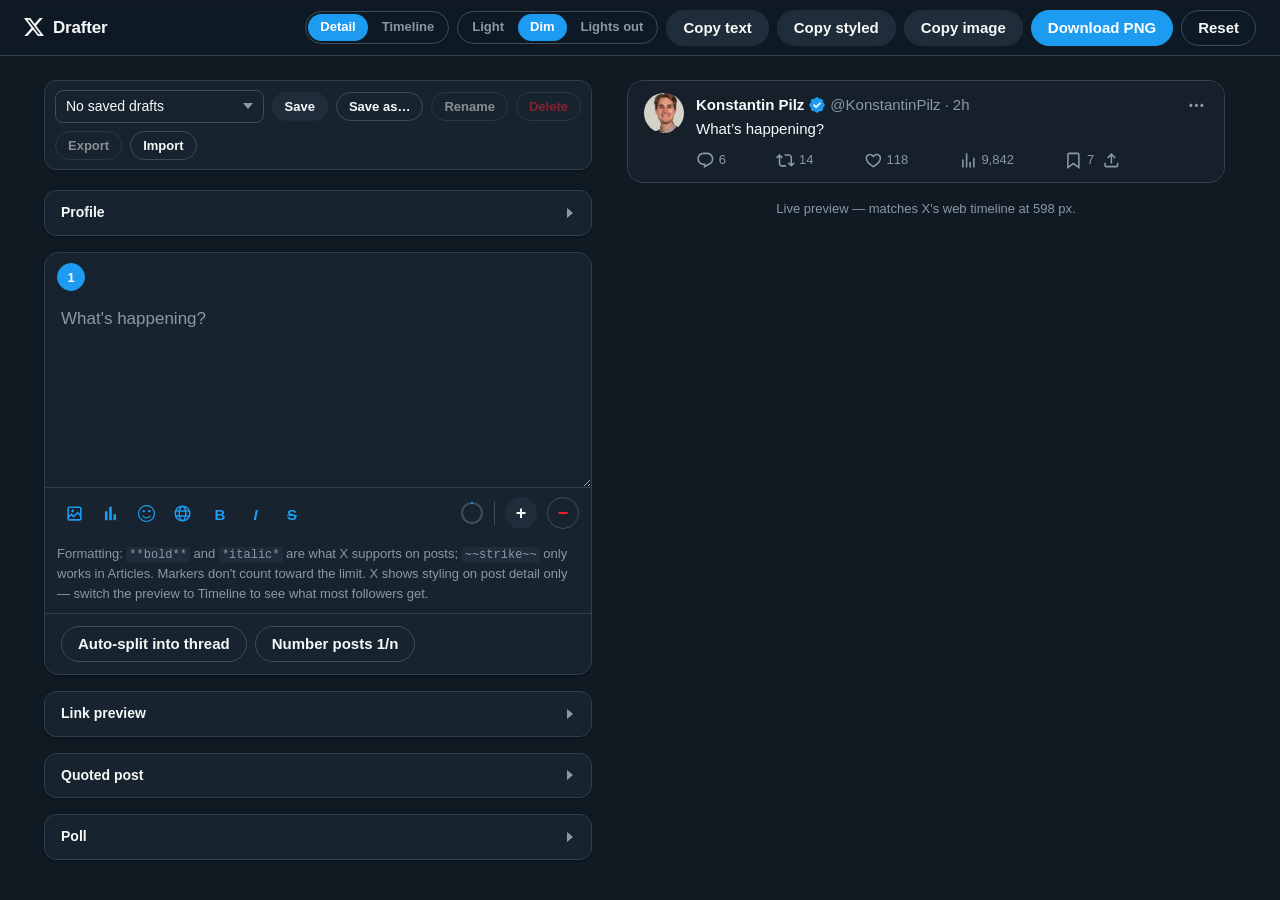
<file: app/index.html>
<!doctype html>
<html lang="en" data-theme="dim">
<head>
<meta charset="utf-8">
<meta name="viewport" content="width=device-width, initial-scale=1">
<meta name="robots" content="noindex, nofollow">
<title>X Drafter</title>
<meta name="description" content="Draft X posts and threads with a live, pixel-accurate preview.">
<link rel="icon" href="data:image/svg+xml,%3Csvg xmlns='http://www.w3.org/2000/svg' viewBox='0 0 24 24'%3E%3Cpath fill='%23000' d='M18.9 1.2h3.7l-8.1 9.2 9.5 12.5h-7.4l-5.8-7.6-6.7 7.6H.4l8.6-9.8L0 1.2h7.6l5.2 6.9ZM17.6 20.7h2L6.5 3.2H4.3Z'/%3E%3C/svg%3E">
<link rel="stylesheet" href="./css/x.css">
<link rel="stylesheet" href="./css/app.css">
</head>
<body>

<header class="app-bar">
  <div class="app-bar__brand">
    <svg viewBox="0 0 24 24" class="app-bar__logo" aria-hidden="true"><path d="M18.9 1.2h3.7l-8.1 9.2 9.5 12.5h-7.4l-5.8-7.6-6.7 7.6H.4l8.6-9.8L0 1.2h7.6l5.2 6.9ZM17.6 20.7h2L6.5 3.2H4.3Z"/></svg>
    <span>Drafter</span>
  </div>
  <div class="app-bar__actions">
    <div class="seg" id="view-switch" role="group" aria-label="Preview context">
      <button type="button" data-view-value="detail" title="Post detail — where X actually shows bold and italic">Detail</button>
      <button type="button" data-view-value="timeline" title="Main timeline — X strips bold and italic here">Timeline</button>
    </div>
    <div class="seg" id="theme-switch" role="group" aria-label="Theme">
      <button type="button" data-theme-value="light">Light</button>
      <button type="button" data-theme-value="dim">Dim</button>
      <button type="button" data-theme-value="lightsout">Lights out</button>
    </div>
    <button type="button" class="btn" id="btn-copy-text">Copy text</button>
    <button type="button" class="btn" id="btn-copy-styled" title="Copies rich text, with Unicode-styled characters as the plain-text fallback">Copy styled</button>
    <button type="button" class="btn" id="btn-copy-png">Copy image</button>
    <button type="button" class="btn btn--primary" id="btn-export-png">Download PNG</button>
    <button type="button" class="btn btn--ghost" id="btn-reset" title="Clear the draft">Reset</button>
  </div>
</header>

<main class="layout">

  <!-- ── Left: composer ───────────────────────────────────────────── -->
  <section class="pane pane--compose" aria-label="Composer">

    <div class="drafts-bar" id="drafts-bar">
      <select id="draft-select" aria-label="Saved drafts"></select>
      <button type="button" class="btn" id="btn-draft-save">Save</button>
      <button type="button" class="btn btn--ghost" id="btn-draft-saveas">Save as…</button>
      <button type="button" class="btn btn--ghost" id="btn-draft-rename">Rename</button>
      <button type="button" class="btn btn--ghost btn--danger" id="btn-draft-delete">Delete</button>
      <button type="button" class="btn btn--ghost" id="btn-draft-export">Export</button>
      <button type="button" class="btn btn--ghost" id="btn-draft-import">Import</button>
      <input type="file" id="in-draft-import" accept="application/json" hidden>
      <span class="drafts-bar__status" id="draft-status" aria-live="polite"></span>
    </div>

    <details class="panel" id="panel-profile">
      <summary>Profile</summary>
      <div class="panel__body grid2">
        <label class="field"><span>Display name</span>
          <input type="text" id="in-name" maxlength="50" placeholder="Your Name"></label>
        <label class="field"><span>Handle</span>
          <input type="text" id="in-handle" maxlength="15" placeholder="yourhandle"></label>
        <label class="field"><span>Avatar</span>
          <input type="file" id="in-avatar" accept="image/*"></label>
        <label class="field"><span>Badge</span>
          <select id="in-verified">
            <option value="none">None</option>
            <option value="blue">Blue (Premium)</option>
            <option value="gold">Gold (Organization)</option>
            <option value="grey">Grey (Government)</option>
          </select></label>
        <label class="field"><span>Timestamp label</span>
          <input type="text" id="in-time" placeholder="2h"></label>
        <label class="field field--check"><span>Show engagement counts</span>
          <input type="checkbox" id="in-metrics"></label>
        <label class="field field--check"><span>Premium long posts (25,000)</span>
          <input type="checkbox" id="in-longpost"></label>
        <label class="field"><span>Replies</span><input type="text" id="in-m-replies"></label>
        <label class="field"><span>Reposts</span><input type="text" id="in-m-reposts"></label>
        <label class="field"><span>Likes</span><input type="text" id="in-m-likes"></label>
        <label class="field"><span>Views</span><input type="text" id="in-m-views"></label>
      </div>
    </details>

    <div class="composer" id="composer" data-dropzone>
      <div class="composer__head">
        <div class="thread-tabs" id="thread-tabs"></div>
      </div>

      <textarea id="editor" class="editor" rows="7" spellcheck="true"
                placeholder="What's happening?"></textarea>

      <div class="composer__media" id="media-strip"></div>

      <div class="composer__extras" id="extras"></div>

      <div class="composer__bar">
        <div class="tool-row">
          <button type="button" class="tool" id="btn-add-media" title="Add images, GIF or video">
            <input type="file" id="in-media" accept="image/*,video/*" multiple hidden></button>
          <button type="button" class="tool" id="btn-add-poll" title="Add poll"></button>
          <button type="button" class="tool" id="btn-add-quote" title="Quote a post"></button>
          <button type="button" class="tool" id="btn-add-card" title="Fetch link preview"></button>
          <span class="tool-sep"></span>
          <button type="button" class="tool tool--fmt" id="btn-fmt-bold" title="Bold (Ctrl/Cmd+B)"><b>B</b></button>
          <button type="button" class="tool tool--fmt" id="btn-fmt-italic" title="Italic (Ctrl/Cmd+I)"><i>I</i></button>
          <button type="button" class="tool tool--fmt" id="btn-fmt-strike" title="Strikethrough (Ctrl/Cmd+Shift+X) — Articles only; X posts don't render it"><s>S</s></button>
        </div>
        <div class="count-row">
          <span class="counter" id="counter" aria-live="polite"></span>
          <svg class="ring" viewBox="0 0 24 24" aria-hidden="true">
            <circle class="ring__bg" cx="12" cy="12" r="10"></circle>
            <circle class="ring__fg" id="ring-fg" cx="12" cy="12" r="10"></circle>
          </svg>
          <span class="divider"></span>
          <button type="button" class="btn btn--round" id="btn-add-post" title="Add another post to the thread">+</button>
          <button type="button" class="btn btn--round btn--danger" id="btn-del-post" title="Delete this post">−</button>
        </div>
      </div>

      <p class="fmt-hint">Formatting: <code>**bold**</code> and <code>*italic*</code> are what X supports on posts; <code>~~strike~~</code> only works in Articles. Markers don't count toward the limit. X shows styling on post detail only — switch the preview to Timeline to see what most followers get.</p>

      <div class="composer__foot">
        <button type="button" class="btn btn--ghost" id="btn-autosplit">Auto-split into thread</button>
        <button type="button" class="btn btn--ghost" id="btn-number">Number posts 1/n</button>
      </div>
    </div>

    <details class="panel" id="panel-card">
      <summary>Link preview</summary>
      <div class="panel__body">
        <label class="field"><span>URL</span>
          <div class="row"><input type="url" id="in-card-url" placeholder="https://example.com/article">
          <button type="button" class="btn" id="btn-fetch-card">Fetch</button></div></label>
        <p class="hint" id="card-status"></p>
        <p class="hint">X shows one card per post, and media, a quoted post or a poll all outrank it — attach any of those and the card won't render, leaving the URL as plain link text.</p>
        <label class="field"><span>Title</span><input type="text" id="in-card-title"></label>
        <label class="field"><span>Description</span><input type="text" id="in-card-desc"></label>
        <label class="field"><span>Image URL or upload</span>
          <div class="row"><input type="text" id="in-card-image">
          <input type="file" id="in-card-image-file" accept="image/*"></div></label>
        <label class="field"><span>Domain</span><input type="text" id="in-card-domain"></label>
        <button type="button" class="btn btn--ghost" id="btn-clear-card">Remove card</button>
      </div>
    </details>

    <details class="panel" id="panel-quote">
      <summary>Quoted post</summary>
      <div class="panel__body grid2">
        <label class="field"><span>Name</span><input type="text" id="in-q-name"></label>
        <label class="field"><span>Handle</span><input type="text" id="in-q-handle"></label>
        <label class="field field--wide"><span>Text</span><textarea id="in-q-text" rows="3"></textarea></label>
        <label class="field"><span>Avatar</span><input type="file" id="in-q-avatar" accept="image/*"></label>
        <label class="field"><span>Image</span><input type="file" id="in-q-image" accept="image/*"></label>
        <label class="field"><span>Time</span><input type="text" id="in-q-time" placeholder="Aug 14"></label>
        <label class="field field--check"><span>Verified</span><input type="checkbox" id="in-q-verified"></label>
        <button type="button" class="btn btn--ghost" id="btn-clear-quote">Remove quote</button>
      </div>
    </details>

    <details class="panel" id="panel-poll">
      <summary>Poll</summary>
      <div class="panel__body">
        <div id="poll-options"></div>
        <button type="button" class="btn btn--ghost" id="btn-poll-add">Add option</button>
        <button type="button" class="btn btn--ghost" id="btn-clear-poll">Remove poll</button>
      </div>
    </details>

  </section>

  <!-- ── Right: live preview ──────────────────────────────────────── -->
  <section class="pane pane--preview" aria-label="Preview">
    <div class="preview-scroll">
      <div class="x-surface" id="preview-root">
        <div class="x-thread" id="preview-thread"></div>
      </div>
    </div>
    <p class="hint hint--center">Live preview — matches X's web timeline at 598&nbsp;px.</p>
  </section>

</main>

<script type="module" src="./js/app.js"></script>
</body>
</html>
</file>
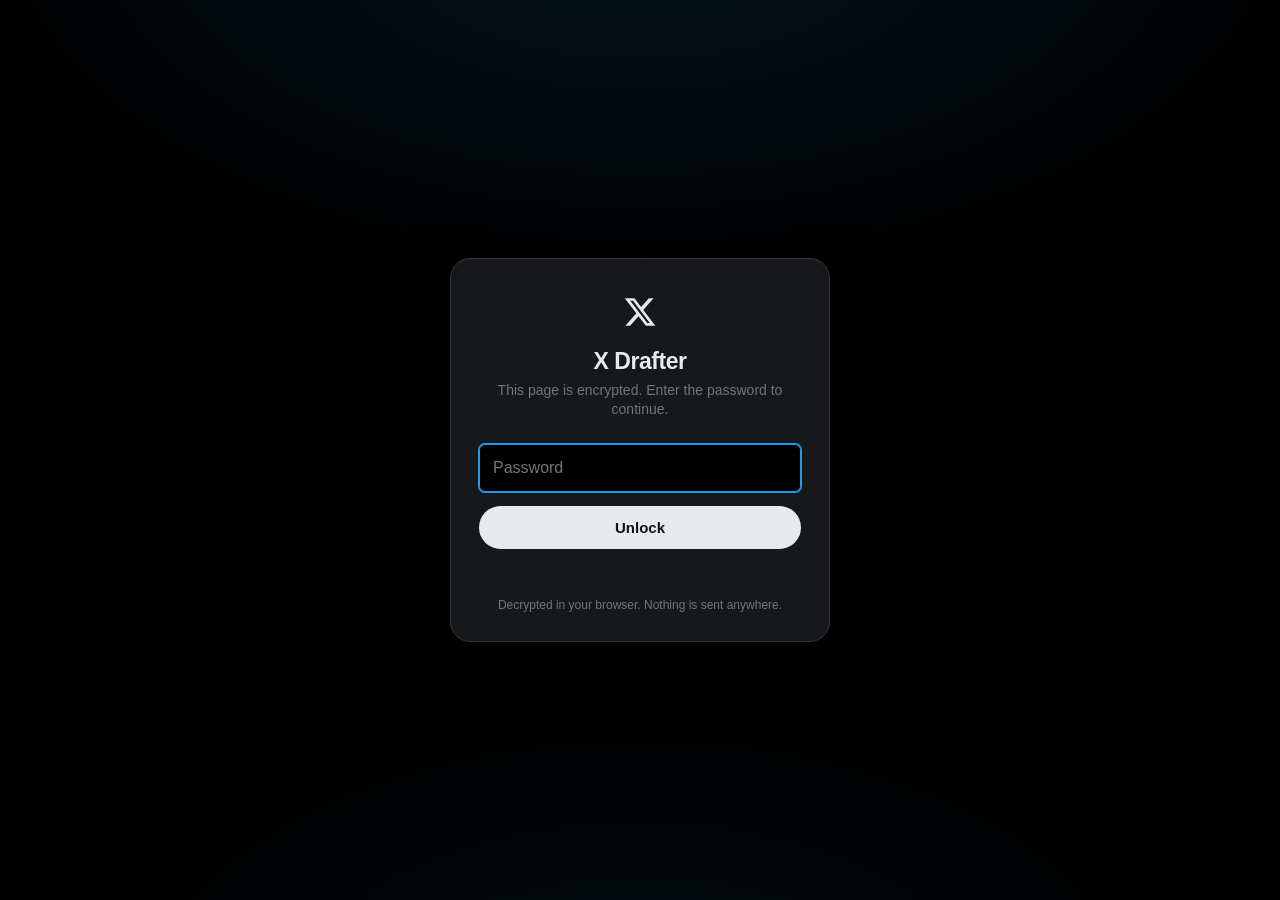
<file: docs/index.html>
<!DOCTYPE html>
<html lang="en">
<head>
<meta charset="utf-8">
<meta name="viewport" content="width=device-width, initial-scale=1, viewport-fit=cover">
<meta name="robots" content="noindex, nofollow">
<meta name="referrer" content="no-referrer">
<title>X Drafter</title>
<style id="gate-style">
  :root {
    --g-bg: #000000;
    --g-card: #16181c;
    --g-border: #2f3336;
    --g-text: #e7e9ea;
    --g-muted: #71767b;
    --g-accent: #1d9bf0;
    --g-danger: #f4212e;
  }
  * { box-sizing: border-box; }
  html, body {
    height: 100%;
    margin: 0;
  }
  body {
    background: var(--g-bg);
    background-image:
      radial-gradient(1100px 600px at 50% -10%, rgba(29,155,240,.13), transparent 62%),
      radial-gradient(900px 520px at 50% 115%, rgba(29,155,240,.07), transparent 65%);
    color: var(--g-text);
    font: 15px/1.4 -apple-system, BlinkMacSystemFont, "Segoe UI", Roboto, "Helvetica Neue", Arial, sans-serif;
    -webkit-font-smoothing: antialiased;
    display: flex;
    align-items: center;
    justify-content: center;
    padding: 24px;
  }
  #gate {
    width: 100%;
    max-width: 380px;
  }
  .gate-card {
    background: var(--g-card);
    border: 1px solid var(--g-border);
    border-radius: 20px;
    padding: 36px 28px 28px;
    text-align: center;
    box-shadow: 0 24px 60px rgba(0,0,0,.6), 0 1px 0 rgba(255,255,255,.03) inset;
  }
  .gate-card.shake { animation: gate-shake .38s cubic-bezier(.36,.07,.19,.97); }
  @keyframes gate-shake {
    10%, 90% { transform: translateX(-2px); }
    20%, 80% { transform: translateX(4px); }
    30%, 50%, 70% { transform: translateX(-7px); }
    40%, 60% { transform: translateX(7px); }
  }
  .gate-logo {
    width: 34px;
    height: 34px;
    fill: var(--g-text);
    display: block;
    margin: 0 auto 18px;
  }
  h1 {
    font-size: 23px;
    line-height: 28px;
    font-weight: 800;
    letter-spacing: -.02em;
    margin: 0 0 6px;
  }
  .gate-sub {
    color: var(--g-muted);
    font-size: 14px;
    margin: 0 0 24px;
  }
  .gate-field { position: relative; }
  input[type="password"] {
    width: 100%;
    background: #000;
    border: 1px solid var(--g-border);
    border-radius: 6px;
    color: var(--g-text);
    font-size: 16px;
    padding: 14px 13px;
    outline: none;
    transition: border-color .15s ease, box-shadow .15s ease;
  }
  input[type="password"]::placeholder { color: var(--g-muted); }
  input[type="password"]:focus {
    border-color: var(--g-accent);
    box-shadow: 0 0 0 1px var(--g-accent);
  }
  input[type="password"]:disabled { opacity: .55; }
  button {
    width: 100%;
    margin-top: 14px;
    padding: 13px 16px;
    border: 0;
    border-radius: 999px;
    background: var(--g-text);
    color: #0f1419;
    font-size: 15px;
    font-weight: 700;
    font-family: inherit;
    cursor: pointer;
    display: flex;
    align-items: center;
    justify-content: center;
    gap: 9px;
    transition: opacity .15s ease;
  }
  button:hover:not(:disabled) { opacity: .88; }
  button:disabled { opacity: .5; cursor: default; }
  .spinner {
    width: 15px;
    height: 15px;
    border: 2px solid rgba(15,20,25,.28);
    border-top-color: #0f1419;
    border-radius: 50%;
    animation: gate-spin .7s linear infinite;
    display: none;
    flex: none;
  }
  button.busy .spinner { display: block; }
  @keyframes gate-spin { to { transform: rotate(360deg); } }
  .gate-error {
    min-height: 18px;
    margin-top: 12px;
    font-size: 13px;
    color: var(--g-danger);
    opacity: 0;
    transition: opacity .12s ease;
  }
  .gate-error.on { opacity: 1; }
  .gate-foot {
    margin-top: 18px;
    font-size: 12px;
    color: var(--g-muted);
  }
</style>
</head>
<body>
<div id="gate">
  <form class="gate-card" id="gate-form" autocomplete="on">
    <svg class="gate-logo" viewBox="0 0 24 24" aria-hidden="true">
      <path d="M18.244 2.25h3.308l-7.227 8.26 8.502 11.24H16.17l-5.214-6.817L4.99 21.75H1.68l7.73-8.835L1.254 2.25H8.08l4.713 6.231zm-1.161 17.52h1.833L7.084 4.126H5.117z"/>
    </svg>
    <h1>X Drafter</h1>
    <p class="gate-sub">This page is encrypted. Enter the password to continue.</p>
    <div class="gate-field">
      <input id="gate-pw" type="password" autocomplete="current-password" name="password"
             placeholder="Password" aria-label="Password" autofocus spellcheck="false">
    </div>
    <button type="submit" id="gate-btn"><span class="spinner"></span><span id="gate-btn-label">Unlock</span></button>
    <div class="gate-error" id="gate-err" role="alert" aria-live="polite"></div>
    <div class="gate-foot">Decrypted in your browser. Nothing is sent anywhere.</div>
  </form>
</div>

<script>
(function () {
  "use strict";

  var SALT_B64   = "w+FrvJkVGyUqhbLb1ADawQ==";
  var IV_B64     = "tKvNb73EPXkP+i1e";
  var CT_B64     = "Ul4oXrIkoWOls+/2jiPpGBa/NNios7QXq9/GLfil8M3DY0W514aKcp43ETPN+5x9Ts7q2Jwsya2mA8/fiuVmFjF2wtWUfZfV0qNCdLSS92wGu49dOa3iFkp2G7g4MEZgLtot2sP7KRV7lPVxPSRJ1PUSN4gdZ18M4gftnWXhusNzvy9cn6/AfQgXAHbExdbwRhvO89GCwhzfp9JCEUa+xa9UWtXfqfTvPKpW8VCb8ehZhHkpJ6NdYwzmLc8lBT9arL4j2IPIif1R7WsbRIiSNUCh+njTxXsfWckNnYzBaeNt/begFWirQzS6CEzb/sFgKB2uzwVeLfpRWnRnTMcpMJku2LSWFxcONRi4akM/CaXxgxbNtAzQ8+hVGcy4nVuDegC2uXmRNLzhb4hbYFsYi29MyUytp8hMXuACOn3RJg1YEVDgIel0aTSA9SytdwElH8Na5+MT4JWyvmQNzk/Qx9biPYfgJeT7RE4m1WVjy05VDz7y9gJO1CKlYXUqnIbabCrCNreMQumLRor4wc3lKy2/R1+saiB0g5dgoAGsX0M9o/l4NvfJhxcXkST4GsC9r83i8puxa8ohdxYtbpRozgGiem+uz9im7TbI4fzq1KKtv6vagVNnKB2gzN4vNmXFsSEqB19ezWlNYUZZtV5XF7Z6ElpWzWj+zseIebovs2G6CShcj3ulx4atY5Y51GZotUNfAgYm08iuAdstiE3APjyY1GRnQ9zc/+gUDmmhnH3IWyCKSFrVD4kCJXeCK0X5VwsBKQ1rRs5iVbPiTP8gvstEX2rJOeAFCo8HHiq2aWXingPMU6W5Dv1+iVehw65hfinwKZ4XxfwcmaL1K9bUsga/O9tT8DeaBZImtTLWHk9UdjGwcoQRjDikgRH4pK6ZPWLpUKxLc9wqPFz36b1Yf+fBs+g4AnzjRQTv6PY+2Swl35+rHN+/5Vf0oQzCBUB0s+NNA3upq9295m/ZcVveh/[base64]/rothfYoKwFpIkfU3yme1I0VJCoT717xHp/zzJw38ymNPDX+bk2nxSIf3iw30ps7CovfXq4UbIQf1lp3JhiIG6OhwvPnK27fVhTBgkgQo4wp6Rae3UIitJFmLhbWNIqNEN2U80ME7V9p9uTjD7Hd4ifOhXPxvPHRmYUeEq588rrqXOG9myCFiCy9S257PKuiY0V36K9i6gVOb0wA8+T5z/8gfSCry57yRJAy4RhsctjZco4Es30PSbPAfXrtYJ4fX+pWG5xtxhAJOdh00WiVc1LovSnbvjNfMi3PGohItSPw3CFuCsSzKURdc14p8BAUbOAp7kDfMfYPuNeCpQ0yegAnAXsRrDHy0KXgA/flTXzyqvyyyGEWq+zM2rWqOUeFBpExYAy/PPBWp4Uj06y8QUwNA5rQnrEsbsK37n/RTK5oG9qeavcT1I4vA5BfH7hkpU3nh+G49wnsjxGb0bygR3H+NxOMzu4fGJjvcYLnEruOA6w8YBsIroNr6jxahNjQisQFLIBSOsksYrwyEfnT3IICpjmFz2IQeLmDRR4A1vTUBs4pdoqkS6+qGKH9ZkTrMiIJepCTn9u/KGLxsS6DvCWmVtrpbjwP6HGJQowfAh35/SVNa4FwROzkcxctqrSUa+dKFEVwvWQR4kAnPir0HEo7OZLldKiRca5VApeyNf/[base64]/ENzMGkk1iw70GxEEGhB7DVOuSAQPwcbNnu5t/hcdv0vs0y6WTWUXZ76bq9NL6xOOcR40mORB2y4iKzUx7a2jL1YG/EvZ8X4qeKDw5sE8LhGOx25aUjUxnCGFiAvwef0fBWgoYgHUQINXKI+0ppxrX9pSabfa5KBAfodfUeqW+7xvbCG/4yPpuCzwc4ekKRCeK+2z1e9bDfZCfCXZmAPh8Ljb0n3kdr07ya2hE82hDpTFADjVygbzA1meIE/iKeIkglPTQTqZcwqqUFR+jDrqWk5++I1m74aE4U43svGxkJ+yI9uslwMGkGfNy/3MIObPJlVx6hrwH5PiKZVJKgEy8qh3sWbyjS/33fMNMPklbB36RWW8l8DD+VEYLA7sEm2uiwwewolim8XBpvohClWs7zHtFjCoTDlCLDsE4jz1y3RonP3T4iYkCD5FYW66QMz53YARa+LI0AAO6mh6ulUrrJw84OogE/lyU1jpD4bEqE5QvptNBbo7/rUri0DYolEfumEH8cZzsGGDNdVBRMFmX2vuq5eIvt7kNrl/4+yRwc6yQ4stptwmTWRu014Kv3BiLdOVhBAq9u4sTDQ/F6tbI3DORqFFlCjo7b1jMXpU54CvYPBKC7FErO1x09HkrgP7pflL/[base64]/eDPp5t5Kl6hDPPLOlj483KWaWkp5yT1lTJG9bB3U0Lot/DCyenY0w2SZVhk4w7NGDZMlOJXEIb+O+gI9oQfQC0i136DmJmkhPoN6x5skhnxbim8WTasJ5M5ZXpx94Zwd0UxF04gxDsQVlUk0lMo6zO+skVX2lmK3HP9ycBMcp1mpZZbMedJz7pjUMhZoHjB8SoO2WFG9Hotn4AVvyaV7vk+WuCim/OahxoyDxGL10WmaKmIAuHVp6dfEn/vIBNQFNCiJfY9ZFIZew7an7IklgYkeEKZruSYVedcscEMbVgY6RV6MUcXX7MS/oCGUWZ6KfruMpvqr5OnUuY6vB8GnWdufBV+YLjHcVQQ8V0jmmSEA9DpnpHqtNN/QMTEoXsUKiuG04Oyx/2r0tvO+xw22CWPn0rv65NdHR/[base64]/OT7Bq4tF+h6GGC7fKcLHgrnpAiRFNT4q9qYe9GXoYfkOWsFQrpq+DGIwgK/7NtVBMYOHRIuoj/C68f72pW4nqbgKM5PoznNfu6a2sztm5yyP9VDudeNu446Uvem/4V9ZzzVsHPN125DgEXA7TTqoIbaTUNZAqxj6Ee3pvPEuOItjj8waYucBz+43+Vpj5SWtK6B1C2fe7+1H3dfmBs2uyJcG+imyJJApojkZdB9ATfPyENICdKds05ugAnYWAOD9YxHcUG1ibCUL5t6PRWzCqPFadp6uVW9lnk8nD9tzdoDhiZohIN9fOoXF1N/3V55QphLgf9NxS6ZBUnhGhe+1/U5olN4LG2VDoEoF87fQKA9XekzZHRUeMN1qTX3l4U4zfRcSG51j0FgtXK/Bc9Q7Pj5HwXMVDiouoJ2w+dI0rTRlIQTuraiBv6oYQ2y09Jxdo75TVFP+m/8ea2VaZIOklE+oPtrG4ZoOg9x/Tv1or8qoZPcTNcFd5MhRhQIymA575JbfnR7NqZBCOXtnDU9Q2gaNuCsXP9JgRuzEfQfzF/ejgX1WCL6hG3Dn0Llox/L2gQcdlcP2QcdoY4N/Ak8rWi0mL40k9MJUqfgs2faDS/3NgRJ07Gu2iUEMThNyvoFB/rtcYevB7oeiZeRNGXbmFW4w/lBVrWDmi/EmsGWy7HaN/3U71ZyP9tNO01tDlTPX3Y7kRsYaE4DrC7pF9H1YJ/GNwMzx7O4z2i9CRCpbAyBnEB/fx4tTO25hhmZl6oo6v//obKDF/BfSu2djMD6u+fCsi5qei9lslH7PEtacT7wFYNPB6fDQHHRdcvcUgWyEnMIHKsJyNjqthi9+03MGwskGrwTjzCl4ctrHS0kaUaljTXdyk/p6Lp2qRtwvU2/q83b52b5b8lK807T6bKyNNxh8GKj80ez9ICEh0n/rhTRkB3dzDtZChzegSqLE8HDBJduwRNcBJ87i7pSeF1yKvGgrM7T++ndOnA1eh9zf19RjNZWfseQQ5v5OAwl6/ErYDt0IfMQC1nwsrR6+pnX5RiHITl+StRNPOdkYPDyP+rq40bkfqXKwAUavbL9IItbKNZavGtrHFVnNSSn6LPRIR+zwZq9ajFp9AtgRLGHBtIGTxfv5IlQrX5ykQV+qqjeHrnkFp6FLnOoXFXFFtlFyRTSvkBPoRr0HgAoAMk5tzCd2GtTwgFq0JDv3JP66C/Ur7ZEWGOuVpwG+U4pyTSXb7/ECTPs8WtmvwS6l+NY4d/KKP/ePejsqvrtkKEBilQEqdXatM3df2CXFgJLX/9X7k5Ig07Im9LKUQOalDGMTwtKPsFBd+PkOFD/VWb1TcqkyYdyoSe/peSnsObW/i051mUEJMV++LtwsuN2PNSKi2krb6ZmIve5p/3q5bZLjxm2R6pu5khrQ+SN+rvjucTZoZgOZ3Q9gJ1A6TJRwnoX0KluIpINbPVsqTOklT1wfMYkZyvV57p7KDcpT+j88ftg3djh3ZCiMvYnAm7uOAfyOSXSv66+LKO3w7LOM2fUh5ilIc6Y3Uia/iM4udoscnPx/lQIs2Jv7qTtvzSHi5bagU+nlxXHLaugw0nwLH/FS8RNdbfQFKhShC3W8R4Ss26uVPdnTZblIB8i552/[base64]/R/IRSiit3bz2/kZc+tzhpXZ7mPC7oMncHKGssgb4zZSEoJUS13HMBPSu2Zdx/zjfrNtKJ8MCHBX5olJZPUL0z2SjrebrYEBgsjxrx9NlbP0mcRJjiWSW4EztiejeoAFn2Tc/v+mEIGFlrU1iw3vKxnc/6FA9gou1JioMQMjeB2SQCt2bYHEp0HxAh8ctCMS1894O4oPfnxYaUy1MG36FX9hCCEwRJXU1oefyixtYglPl2XxhN9i040CKkYruF3Rop4F/GQYr/PSG31Wv3lSPhfB7b2Ff/l8JzWSX3RavXnMg62M4Wq+JXMHx8qzeXrR6eQJVltHHB19jvunemdniRhfZizD6+yzGpq4Dys/BJki//[base64]/5am1ZcpclVLELp769LF4U9HzhfwSbsPze7LH6lk+ZnFC096gAAOuBjOOrAlhlzjAvMnyqxqysxANZCwKvoq1eDBysTyVgx2kQ9JaUl0/3wSbh3hm4gpdTr9UIV01DIuYGcI+zBUcZ38Mr7CxSI5RvFCntiIfk7lqNRl9ZygShcLDCahR2zelB62Xu50hGLcyHbWyIcrXSEGS1ojGrCdcbMxwRnDYlM3NoEy7PM77cVyrmy/dHGJmi3GCTcPWg/uHeLBPwKzbcTxh2H82D8805jOutQvRlqbvYIge3TLswQhDSgEJ6AavGSmWXvqCvpMzGXxTnr1RTnhW5HETfTXeS9U95i22rRR7Hz7BwDq+fN3UKURgPxNI5shoRhwteJ18Y+tvOXzFDCTvuvpBX7wCA3BkBBI6ImgLvFYoSWzn4hl2qUCfEWc/C/THcNQJRhN113FpXic/xnugp+eArfu8iY6L6ZynarOG28/tOcpEKAp1AlM/ITfJjX0ZqyiMNhJklk1BGp/q+UnhkXEOpV/K2mtGDP52G0Bd5HyTox9RfWi/0ayhkOBs2zEPOJRGw8B/paM/cD/[base64]/djBbZ+zf2Jf+jqPgcgGm9C8m+/13EuSfItZ4D1PfH+6a/L7Jrrkb1GuFuWHZcT625uE3lMXfxjBqB7IfDBki3P5xNP23bYXS59jDx8il2kthh2ehhGOpKfGxdhNAM6iV9xFRlF89JXvUoVFlzBo/pycm3jZ0nS6IPixK7n5paGVhfTDarbkXyddLHQQuAne+czle3TJmY0LqN144eFbGxolgU2Y8QzFS5WG4VZ83eth9buipQEMq3zEheQRAWfTpH86KsOjY8GVlX7jV0tsvzSwxbsicUaBDvCY0V37CoTJ11IHPz6osnkK5jGL7h15NR6tZE3SdJZZKI6ad/KS+3oNyqw2J9F3AaN2rdfxdt/+dl+CcqiCgccN7tUL1j5NqNw97HP5xhwM0InkaWjGxvQFhytzAl5wA1/11XSP8s6JkzVeh9fSZRhUgXuAMuJ3hOL871FXgBgJDP7DipIWRuvFWE226Nkhfr5tjYPlErsmEe1eILVCRiaZOp+TIFAiVc/9bWEzmAi7joIKzbGh2snNJA4GU7zRXsmEQd0CntuwRS+Ha/XV3kouSLkNWlcQ1jwUCrGd36T/0syXGOhMzFVnwZXIkppS5cnUfLD0072A6Y/WdR3Fw7f+6nARATikVr18Ys4z1gCypC7q5iZpqwzGR/gkHRhOeU2xWBbrhOIt8XqYRGvSxtkF32J7X++zWJWc7ff6MVhhbdujRJN7tDbK+0H15Y3jJJaaDFNzFhOiiMVUaMNx+VxwEEFE5Pzgfl2dsYaeZ+Ei2oe1bNhTQhcri0Ft/fWaffUc0fYzJqhQgZO2I7SPa9UWZqUG/qlBt3f349fB0Modmn5meQiplgFousq6GkC6x+D2ZFtJ+jruIkk/RviYBn/1yWm0ZVN71eZEAWE3+dlgmeQPhh8DA1j8mgvkDfxWy9YwE8uZVzIDgeHSZu6gCc9YON1Sx0OFggnHpQPEZsMSTwoAm5EHTwpu+Ytm4OlmHoKiIFIFfaRmWQHkbguY/tagSHe1zUD0R08wfymE3zIavNdvnpS8s1OYRgXgImSF1g8nVS8HkbAAOKPw5eDEeoMHvVVX5yhhUm5oEoSvSt5KN5I7+aF6LoikrivHMYnfOOsyAps2Wrdkh6JcORhX7NXc3IfkdbMj+u08nfE7TO4ETngbYLf2RzU/Kt14WJOIdo6PLehvOnBmftU/T8NacSVnRqqIWnXhqHUbsZIxv0j6KEofPg7ZTUuUTxBpZGO2dRah44g5dE3gT8D5Lb4VGObJJByPNttKYaAsF63DdQw7IDFSAF+dPN0eYD8jKcA+kAUfIGMOQBHp4NVkXycNyvUrWuagAqrHalw2Pk1dfY3sQEvDs6MZjoNsqrf9L4AcSY+i6+FmkunRJ/pdmQcycMx0a6SioNrECltR536jruZG1M/886j7nl40wR/Os75BI0Li67jAD7gg7vHbwl/ugXAXaLWtxopn2zx0rEw88CW2O4BXIAem8cr0YgKPBjbqA2LxmOxzfODZx60zNtxEaotV8zUdp1oHfp20Fa+xL0Lln5lboYf7cOz3ZVTYxldhYmdlEtFojhX/JsTs5K4KdmUczfL58VY8E1KoOAvdceQ9trdTBl91dPaHLoyXlii+zX8iZ3fwgFtU/d/7Z5nBCLzSQaQYYi6Yi3Q+yWyuG4FizPG8T0WF8VlEA9U1GGAVxG3xTlkwfohF2DIwzRSIVb+m4KUmVHjBYCo3xRVm1KGW3wByi2y1j8y1vNd3dwZz1JAyPrWMPdfV7o7FyZSli45tmJ+MQ23VoecaoVyRD+fmnFBNCzmnrJXcP8qORCaz9KFOT642Evh/hYiqAfTRpOQuesM/oSrBorCbXiUWQriQJNCWK3L09sZlwcK9cIdLb8fV2xKNw9KIZGjWMTFvGmJRUwxDr4/fVZq5JKF8lvmtkVAe/2HyKTla+B1Tp9s/[base64]/derWEVwQv5+h6u8Pi7YKoMHT9fqxtzN1QPA7R7Tqo30z/3rpt1KiKvYWxGFlc9dKcmZM7nx61DErHI5W4D6cIQq+uN9Kg0YCCD/[base64]/aREFnyUYcAYDvGhwL48KTgwUbUbbdARKXNEPgZJkjfIhCstxRJ+G9wVzY7r+3EpXUvc81mmMSPZzozm6TnrcGFu+/Rac4yyhK1paKg5U5j3AWgI8b5MMn7ms+vOjzaindSNy3/Tt0C6bRwSck8eWgf0hiWaRVpOLDuz0DiLe2h3dLaB2CnHkE9yvB3PlhCv6MvEYO7Szm8Iz4e7XSe/ej7fULDdCR9fqSH7uhbuI7bsPljwxcxgUP4InjNC08VeFZPYoiKKNx1ak/rtGWibJa2fZbu/HpcL2MYD9PCepq8BMEn+XiKbQ4MQNeQSAGEOmUUgyHJoX/zjyKHnu01GIz4aeHxsku/Do3kKZv6L++CfmFda0MGMjr/5lYBEz2Ol23At4sPkjr/inC9oeZcNXZgsBJpShzAeuqV5JiEQjkBy37VDrbviT2QZUbV5REViT1HMMk3OFtYuYxVdixyf+C0bYqQMc/4VI5Zxa8wfl/cQ1++ZUsHuZlLeAU2oV/XHxc2jcKklBRaEtRvq491r/PxWnyNK1m9iHBiiK1nK0kFTzTtIAggZPSF1aI0VqrBvq3h6WCKconXGSJlP8HLbkGvdzjK+1CTBFRGxKsptC0RVpJaJBNaJgt3Th/[base64]/jtnlxTn4jF78DQQYIJ1DLuByqe6adRC5ffXXrTvHZtdS2ucPhgl4g1xxGh8o5M2V4jXt0MkT9A7LHcSQnk117JIp9BPpT96u1AtcxWMjZFylxzXI+Y5T4xm2Nms3x0iqhmEEAEJzPpN0B2KDgIiTERDLlISH4x0R8zc0AP/Htt18+9hgP1YyxJNZofVo3WAkKlJ3Fb0gNza8+ZdM+nGbMEvRjP61LQS+1CAt1Kr7ppNA+UqqVy8Wvo/6CB63e8qnL934Jw1IVrUCo0cvovF1zqimZp0psXAHyqy/vdcs+ERqKF67qD1zVhJRlqCMkTEoW8GWerx/F7+gq2bOwhZDvZQlQXOnPbDqKZm6IWu33KaU+0YtHGZVVFs9wJpSBdOGBkXgqDTuQkkOU7FoK11zqeeNhOe9ZCJeuuA6Y5m+kGAW3C5bWmN2uZJBUY5AwE9vpTA9CEapVaZIKr5Eh4/4dtjOXL/rAdWvNmRBj9lDxU0ooK2SlyMb41QF7GgDXkcwVR5nSSDgunAzqYG5I5mK5Is7/gjLo1XI/K2cZQz+7cpjEfj4c4I5aIRF2lSsUXc0hHVRqrhfqrh6o+jlO0HYgfVV++oW3UjQfaMcpIX0GlPsX43OBzSB0D7KESS9/4oTK4xdNXfLUa09hoVdQq5RWAKIa3TAJO3sXDHw+2/YZrsmq0WenBo5k1i0lGuafXC/DNwZXFxNkFTizYYCk+Oipg0K0xGlewWrzahrZgObqN/VH/rNsWR/u0bgF+l+dRb2+NkCMGtoqjOcB0o/NtJquOymwoiuica4gEjkX42tcMuK8rehgxBJf81U5XRWCxRGD1KOjGrsq/59t9tWP1Ydb3I2gHIibZ1PENJMt2gMeLd6teqEahVDweU8RtYWRtV0/s0sL9pIsOp7TPag0IoBCFPMD0Hge+vFthPyh9nDzuCgFteM8T4h+d+qGaXFuLgPcf9ZFaFN53ltkHB+kVVunKuzD07ZmGz7SkdagvhbA0yeG24tMh2s7gLx+4/CKjDEE2N+Lb7JFhjUaVHBcJnUm9neOWJ/q1WxXhBOjVPmV2X/fX1/MQdHQ4Qbc2jXQ/nS9ORNuTOatYh4hdienF/[base64]/QPMt9fT8CAxFp9LAaqjSNOBX2evTiT9YXMparW+/GW+DGh6QSpCP+5Vp4F4uBkgSGmSPhcmw2IHelVAmBe5gDe2Iat7rVFLgT9OiRnYytv+E0Ho6K25jZ19v/Ptx+Z+aSS1cwsSmDofKEQHbVwcNdL+Vlfm/HoP724t5EYyJWdU/InZjc/LZHQeGJ8E+6acyMly3w6hL5EwpDxVRDl28r6e8v31hva4wcEb1sBf/9dzGGmaPPniLiVGaSS/plwjK6ojCc2Aky/lKyMZ2uvU9n4yQUrt/3dF+JlknWBHcMBYm5NtlyIgtZCY0QMKGE9PqNiT8eY+o5JmgoBgg5G73EwN1QwKQQNmmzlW/YqiShfQ8IfflTOii6qysNJ8F29qFq0j5uek72/SnNnsNUjWW1fEQAI4eaO9oV0GIMgLu9f1vaxjwiZXHc/SJcbsaSFVf3JciFvMKtxzCWakMiSIRwJ2fpL3Lme/MoJqVt51xxxRHeX9FWjAxSbtiKz6uFmplI4jkCZuJ3obL2dHuTGylSD/yZ1/rD4/[base64]/rG46tLhPUY9HNdezAKLQtCWZlDofmbPfOQkYZvdITGRjh+VPDnMDv2ZfvEvlXPKsYLp9/icb3lAVZCH+WH7JvTTEPeZacNRLzjDYDmpg08SL3NTV0iU4DSQ493C7puffX6JKrMpiMB5799R8qmg8bCuePEzfSa0IkiI8E4jdp41myGDUzwvEZPslakB2oWpmisobPRnvy4hlLCbrigyZc/YAaRW4MjHsBN0XnaNrWfT6nrJrSkYMEUoVKGukUoTC1Fl6aFAsAeFV08UzafyqmwU8Dc92lKELbQ2edByQNSHsJPghIDfWSYHrNvgNN/2MzAxIgqASb7UNiVjDwPnE8oHMyvxC6gci1bze38znV7N1HJFMoZK7cJd51sYorDOGDB9070ZgPPxiXKseq3xFrWvAm8Q8tOULGwg7yn2AR6TJy6PL0TClYX7n1ND8Tw+L/1ro9noJEkS/[base64]/nozrCVBTX6pHr4i+fdx4MYf4o2deg83hsVk1EG+MLsg7cBKhIjfH8XCa8syKwCBGZU7o4ZqZE1SL3MDcpUBnnxzZpZ4mZqO7H9dZVBrn4pnIRZKCfU8+gDw7rQE7QFKWAnj8qpmkuj8CereW7eGyFW2YHmApL+NCtFWwQeAiR11TTVWpxRCo9noeVgS0KnL/6hM8X1Nh8OQN774d02ClvCV43gjEfx8Ls5xjNF6DnT8XqrjuDa3aKAKzXF+vLRCcVLLQPRehYBKbGLbN3ES/UwurW9urJ76lLdtTs8zj6kK45Ha+AWNl1vb3T8afhQxRx3YS/0VdocoB5WBqAyBXJcsGEI3YwvQeILs0YM+UzJkkDrXmg8nzGLTB6JM1Pb6Q0B0c3KOSlYhtGTzYyFlIP7/QQr93Ju7U2vFyCI424UF8X1lYd99cr7ZR+GfVLIOWQObHv61WP9WGv1+OVJWygHsFVnJRBRGrERAdiUzd1L/ojcV4ARAjHIq1Ah2pi5gL1nFhBeK/[base64]/e8WBwa8R/cbhcpxO5tyNtrrP5bJMUag5JjcJ13KS5gVpOo8T/3gcpcXEQKPs7+K/IuituL5kCl2eefA7pQzH3qzI3azsD4c8/V4TvAW/C4blKjCmt1qNCrAJV1E4p4afW/+f7jJUff4qTV8iWZ4M/Qw+LBQlx7dh15tAQKECrY0RwPUvWiQSa3vxXumHwDkHc/7pTX8ELPp9dAmk9j5ddnY3siTABv0f1n0xgWbBj/kDdu4Fy+OjufKOZIEMie7PdrdGMpfjWxOukDmU1aYZbNg83mxnyKkruPOsdjQ3FcGFUMRObz5MDsVlJAb+pXvKcxWK1oeQ4H72Kvmqe1kYX1PsPn+pYKJDwOWE80y73He6IHSXZi9kGhfrClIQXrBNC9mbahW8Bj+iJDTLdlQkE9n/L+C9r3fuU86cT6FZf+F9qLZNvlRnEv7qryCAKbHn7W7I2Q3g5eNiQNlTn8Wh+Xw0Vf0gDxuPlazO2kHIYtKeUhPC4c04G3300mMjeVOnIBEpSck8k53eNlL2wPl8Kd/T9gHxuI/PdyDadbTW0cu7oAjSH2LkHWYOxLW7ur/LAn8aqMeIgQ6Nz25hvSX7e+CQfDr+urAzy14+3Xop9mA7Kj7le37REv98XSKMxukpilUQhRqGamiLPbwxmytzku+paHK/7/BOXJ4RIdB/[base64]/0gondHeYjfa9rIc2BR9MSToaydRbgOWhJU9jlXTdqz/xzYvwnZ8sp5mutgtvtq2bH0Nl1aWS8yC42py8/u0gOcfi+lf0kuxbFLUHo4+6mRKk1T87kysK1GgeXuoV7a8l+2t2PcQCdRMy/HHlr6/xG7a0vCLP0BW/YhcRGSUxZiwJDL3haNg8vxVJQkAOUVo+h86RzMriJNkSxsIuSDNhNAP0jozJD9MLBAqwyUlAxS76Vj1SkkCGleUXRxXS7SCLsb7HCrOTc5CoO6DiDXotzsfx8lw+uTwXtP30q85KE4B962ydyRbRWiu/vrD9Az3f9klmuBUNQZ0JRcZa4G5s9Bq85WxZAHJZ9HMFo16PvbFdcEY41PndGtgZQJwGboudwLFo85eH686V8RuXPI3YImeFIMY56gAxrJd8yAbvyII28i2wQYH0z/hQLmKPTwsecwh9VY9Hd7xMGXf7Je1yIX63jHiP9u/wH9nYtyusN+hEZ0TATOkP1j4ZiFq59wbLfv5R4epa1bVBy49ci/KO/G/HK2C0pLFMSnJ8sV2W2rf1HsOwgoV8T3Yu3WqSPipDvokGd/neR7Hwdaw0OOkMkVL8pUqT0A5RXj2vqolsFZV+lA5bKyQalHeLx8AWwr6f1QFxeYQoVVAG7eUBX8qe2F1z0Ec4mDDdi9x4AvQ9tM+mgtJX3ifcKZh5AO6LinR7Ud1ShixrFL/EtXwdUPXlUkXK4CGZ/28MTwNCMSYyZaOTMuWRFuP5ThN5iYFDJLVCwP0ic+Lru2kD1hk8eW/+4eyTXGmCvhKzgAkMY5cdtDFmLBGeGEoeCyaFKrMnWFk9Tx2nVZBYu4k3O1rq64aXr2hRGAeS7tH87LEoijV1v/TPSd9VEevOEcSooJI4oJ7zg/bLCnbginBN61r5e/ZwVBOy6YLh1/xxlrggdVCTfyQRQt1BTOsEv1EpQVmtDqAUoHkm6+ZINtH/5JJhGmcQenJyl+4QrLH9X8iwscDqzp9KiuLbUuGAlHtk1/O5hStlAAE0do62GUftTXM7AZNm7EpibF6+9mlbfe/HuCFz7WvnNTHxJ9rjPGjNuFFCL1sjlCSo7/j6DzSrA0no8WsuQm+w3Sn8Re9AHPlNRv51GBeda+h6j0kDJQHa+muVQOcJkUX5O8U4IVtE6wQTaWUn55X4nOPnhSSmlUwuRciolQHD7Azt7jTYuZyihctHEGGFNcY1DWsMyzbuAH8x8cRWUx7rQ1opZDVwLQP7OgsvZP7PmcqF2POo1QA/h7w8RVDa37DOznVjSMqDtNVKq3KVOmk8sKUefJ4HGz9TkIuWGTymOk20GJ00or3pdrbbhitqFHrbZilKuuvZhHpLlGI/6oZni6TWntKDF04D1UcElNvKthsfY3PyJyu70Zedbrp/D9gIXQewut4+vpSg0ivGSg2LLFGHDp3pJGrWsJVbPvMN7iFeJlkKf6/UrhOo0Q8CLTobbo82FO15h9MMm3zgyG72K3Bl6XHcYj7HVQEC6fHY3t1s63y5CfBSCMQ/jV+GRebpJXgVK32KMwReMkAyopPZlYNA9LfWx0OH5T2bAQiKJE+hawY7KRDtZD2kFEktHlSgkhsKCZVAV1YZlqKTWdA1xT1NAV12lQJ5n3Fq6UdAKHjvqZY/NrNWbR1pAUG6l0UEQfVoh58LkoGsHJpEpmXVZjZSOpLprylsEB9gCAtvkYnBuOvrBu/XMPGZsWDk4WHcik+GElE1/ArSpuQc9bjBatorKXt0yxGYG29Wd1JD1QOJiP1H97z5/MLb8ICjxOEC3aS1aKAvSfdvPOAN7fdLlTFPEeqz75f39Jy5gVCzowZYKqMwP1ZV23To1fnf5fBYTCmOHbgTldX88qvF8aAYiCGswtTcDnBWAm/fkKHO/etiDHL8ZE9J8dwTYgwLQJqFZAmDgg5yvQkiGD0+jIuW+03W/8BgfNlAifnZyMOBnjqStjFkzNK4mdv5bwnNitfkk2NWnk2I3Pp667HezEBF3odZ+XgVpmOPtWUZCeq8sssrvhq9UVnQO0W1RgyApyTN/DK1/+eoip1Vb0rt7vPb30Q8/[base64]/VvW2Dke1O1DtlL0W2oToUMpOPQ89xS5W6hk0DttYqjoPiGceOhuiGNUrooPiVl3ophQenCSEB50/YlbGSvKI+KrdRpjljRX41bPUd06BnbsXTga23UUfNJogs5D+U46OWOoh3BzV9pZKUlPv3TDAvH7rie3HO/[base64]/VXxXHRDFJpVtzNxoaisIJUe2UujG17m3v60jgsxyj4Bjf6HUP6XeUeyj60N28hKMJyMGaNt4SzSflrAUmOxP+ahr+yr3AVByha+xVyF3S7Rzi+emX2WQhWfAElp2bLfYck0tuCNLIMSHv0h3Tl3fg9ZTT8eWQ7Y6R10yHqAoU24Q2SfhvAccU/np9nZKEWYBuwV5Iv5wuOuR2uElxADo8RWUm8+ui4YWxjtYy7RVMSzVL3xQVeubdlFxaMaV/nxT+XFEkQOkGIEQGKEd1r10pTg2epFTiMbG0WJF++ACqM0+IR0R+w5cD64E7elXCqk/BIBF1+zbgP0Sr91FnCRwvhGVHO1yTKk3kfvFgfNbZk/Lj18RHtg1nKz2MMXzbJ6tgeNry1ELBSkJ5+/rjS9sOC/ZqsWOdqP7Abv3OtPmFiPnC7O0d+ecBsyFPXgtKO2jg3MbEerhSmHb7by0Iv8qIfFlJgaI9vhnoYV/gy4DFyadfKCcpqizmunayTyiGVBXFUfeZ7hLkU29si0aWr8Iu/mPmnqNptnNjxdQEFzS7vE9wYFmjCWc1FkKIYvmWN6ZWica8TwsVXz4u7n57ERZmlCfGP75f/yXt2sWj1yx3I/sMvkeVLkCc8UZoTtD6meVik43kS/mUXfK8FRPelUk0BE7ZgmW2s3ODj5hI2Gjd3/AfNKOQXopat/Zj6JpPdi5wWhYJjYKEdAJsA0jSqKCIPS2hspbfEGaH725PAa0RPgCuFC3C8dzuqQuTWooF5JRROHHG0F/HS/YglWtvJng45WOhHea+ndmL3zcwaimhrok3fexnu5P9qaqfGdVew1YSERoklpfllKpoJ5GQ6ya/pVq2soket4BY4epU2c5sgW6Jr/SOjvOtv27cBj4Xd5+7SrkJ+OnuVcmh2oiyLr5C5jUDNjdq6Cj+fd66PB+LXmC+kCOHRPSSBF/gm+f2A4z54e2ibyixMeEV/g7adJoTL0rkyCH7P6KXp6REq5I2fCJTgeTjxhQOh7qZsndjbJyWR2LhGvLvgwgnPqxVsfzVyGRWsUqIeJ0eAQoex6XGNGDdrj7thS+l0KFqz0mPM1ijy+gfvzjONpD2h7ayxXdFge0hUFb8d7HD1avvQIT4ytyIDlwuJ/4xAklKlQiz5+Yh88kUbORNITGOVU695A247PtiUm0TSKrqkG0OJWEfBalCupRzipzSSO+vMUprsxExCnE8XEiM6qX9S+qw/mSTvIYB1A42MMLnusPWISuhDy5r7AaEAA36P4LCqeTn9EkSWGY7Zt1m549lQVyjGNniLaDmi/v7SyLNFfJpJQ5Nzw9I6LEbXPqKw8/PT33DnHxMChsJDdz6quZxyt3y2Fp6C5xwbMxSUPkz3BF/0uHeJlhJFgwbYDk1bzb5RO1ZQrS7Tz1q9SOOHQ2uZvPazjy2uV/aRNI17N0GmqK50qEh/PzVQKcdkpIepQv7H+UeIAA38TP/FR2yXNu5095oUTqJkJeOicqYCVff7GISlYgZkikBZqZ6MCjrqV7OngHu5wWSJ4aFvpPtWaUJZW8bwLbmptzZNFgVQQTukC0UHtodFf3JWlRwLaGPZEh6Gcb9+UN5c/a6lEZc0Zz7YUckLYPqx4C7y9vOSNMJ9cvEM+mYGbE5QNZTbhQsiUfuIoPw6oAWamiObDSYo8qlH76hVUur/Mzv8fi2S+zm3LGysqLZXmZCPRXNM1wFihTF4A59Fbnnr+LMx370rAI8CXNpct+j+ctDizvcptRizi5x8Qkz31iyD2mhltF07AAZaBXf87mCrX5wi0iVgRKzYgFcxANszNVuV6BRkaJjisKdMN9BFs0mrlOJznbXXF/Q/vPppf5UTr+rO0BUPR6lIcjxHbDPgnngM3aqja80h1HkjsE7YQyiqeFGUTjQu0mZFQBsL5v2BZmfAMag81CG1qFc7e4mWDHXbcHgdhOBQvS9W0BkfPEhv4DRslLE0pcC3/Ih/[base64]/RIfcUCglChhSPf5GkHIaJyXPaYO1y7c5TMmdFs5E2DCdgDvMHHzNSGlqkgrtulHGOTIjm1KUqRAecHBHVbhZnEmj5KuNtFTxPwnAiA49SWH97LxZ7brQh8jR+bq+tpk2om7iVZqEhS7GJR2IKMPo91GOiUUesnIPH3vMzf1IB/xa8TbmwQvDvBQrPMpyfc6KIOGMX7IDZOfgZk6MupY/fYm4K+7nBj5SphpeuqauME6chYG5EArTrsu9nkIK4MVsI/WejODP9UjIIcCuB6xLk3Uu3n2U7jglT100gaGH3y33/WmRAVmKaty2vFwcpVWQ44yGdMDD1JgrfqUej36cscktEZcKnPs1ZsWrK1bPwKEAxVefqMwxp5w2VYUubscx/un8iANvaAxYo8TUsfiZnJ32EyC5WxHrxvWm3hHuaIt3dL45EX8QPaRTD7G0j/QnyUOZfUBVH9ZXDq+90IxwLKacRzC62XAavU6rHkkWGQHk2DrDzjXleYII7SQXe/c6Mru+ID+4n2rdaK6J2JRzSEijrp0Bf06cQ8hQUHJasmryLSw39RoUFAbPlusYRD2kibUXhetR9K1N1VWwKGLrLFP+1q3LO65o7Vdakd3GV95ICsD0yrTUp7bm/vTqL5MSinwYMbPzOC6EDasmwUQaCoDcJQAivDRHAm73M0O+fDY1uoiGRIky3P1Pdr5ZCcfBW7Z5Up9rMZYDVmQmU3ZOWa8k/HCMUpInamkmwsTGshqW2cf849EGYkCe94QeJ+RAFbDLmBcYO28rF5LsXYb/Bnh93qK8KEUJYtXBDAElgSO5dr0BJrM+r2eiGXP8BIMWtKYdd7Yflx8ASKEPNSMVFZuGQMh6DgsmnSkTef3y/+KButPKxhcuS4+WTzI+qEcoOTkJAhfS0356tjU+xfgrOzSj05No4k73LekZR0UbNytMBk1dPuaiMbh6Xah0ZCMJ6cp3f4785Wa3PufmZ/iYIQXrwWi1gqCojhyzAU3IGkRfLr0Sv+8Jj4WF0B5MB0odpI73UeRhhzHT5eOaaApGlpCoi5qPPOOWqsuabxzs/Q4JklD8l2zWgvswB/1HfEuakg4KTKLsd9qzp402UxA7FBq4Nsiw8JR6bQ+i5XLKuqputCZt6F60kw/wFKM5YJC71leNMnHkvfcYwEZ2ilNsqvpzadw4Qp1irxRWeKkx6QTIb9di4aITxb0LCpQvRvMw49BuTkvu+lR18dwmWj1Wj8/MWxhvFn4gPUGFFo2QZXR886Bxt+JY8UpghbPxnS8F/UpaKYNK8nuphvFbdn4N0DM+6p+PFOd4hokiNep6Zo6NDvQc9wWkIdmUFj1abf3kkUjBuf+l9Mq3Mny0Y40E3zDketD8KKV4auT5fcuUZwXPe6/7qJ4GzI7AvEiyOpRu7FYs6hPrWTq4cofy+MrHcUHr/nlVMVzPekF7Y8avD9u/dovWLpxFEAq43NmbUTtODhmFwDiMVp2hx8fhBP+W0ni9lV5To5GI8cfnmkc9JA6+b4c4yASyMXh5FlhKlRz1VZrIKeyizkwHYoYqJhYnHFWvSLR/AaUzjE+NO4a8VLSV7dMrghFHWjCp5CBVmkB7T4W63CUiaA8VAilj+V82+UTdHhkOQClqCfb3DLp3/fh3Ga6XwWdxVy0RvMgIhnLiboRfqEg4ObU0+IUaHS5X0Oj8C+M1nslB8/ORGSo2Q/VrezzRhOASPEGdpW6wB2ylbo5bAdAsklZEkQpKU381FcewHQ0SRqxmFG24PFlwOood+1hFtuAfB0Xp3QHCBOPhgwCkr6uXxUyzdLGX29WTQ36j6wF/2W/BWTDK9SViZ5tQRzvpjk+1EG305FuX4mDE9H6fH3J7FjY2HWMppCCrvAZX5L7eB0hm90ZgLHVGmyWshMEqCUhZBJP3vJoqytUPrF/+uOJ3NsnEYqheHKTLqlwuCu+tEdaYrj/ok6N/pQMNm7z2PMN+CROpgVkOu368ABBiuFMPnTjbgA4X6MkIfAEe8RLYduh8b0hU6FSVA0WUs1qWoqBwp1c7NsAPPKMyjm6eMiXZ8+1l5P5QjipyhYaLqQRSNX8QTGLhmMVHcs7BLOKjZD5I14gyr6clOHksL4ITq9lKme62mkY9+UHqMOqRKFMpx2/[base64]/p2+zPKlVqc0AOKHxEuVG7xe69R/1ZkxmiSOWzxVcVEu79vuKWc5jHH9yVdIECt9gDVr8awifzHPXw0Kg240jmdOmNJSfb8khnsalRKZ2YSgCshjw2ccAQ+1e3bgNRW1DmplwN/NscJSz+z1r2941QerI/nceC77XhPy/0eWaRgAN9kakJ0YA2civO6i+BegVnwRnD0oNldrV6Sj7VC1+PIKTISHCbMk8vfxpnU8qKqKgZ2Z7O8vz3RjhYzTRWH5v7MccgDQukGO/a9+BAjPtWbxD/Wm/i8kd9WGRDHqO/SeqPoMi3E6iQ1qv4vavgLjnA/4kqLIG37kSzxEqzwxqQ48VdI7mEqITBLHP7j2MNM6hmhCUDPa54IRYnS3d/konIvmYKbiT1X8Lf333W+2L7S+CjZtKbqrB1N2TpmcS28Bgmo8NR9yLQHtJUTBWB2a8NM+gJ9Pr1doEoqjPQoKAnxLfmgyRJUsvX4jCxgiBVUBou396viJZGPa0z2TUEzrQTSPVSVibXwtH5bb78PCr6EgVgG2OWw8rykjLyzP9hpE5KYevUp8p8R46tzHSOrW/5R3IKx7NMvHphjJxTF3CCymo/E3Es3iBHHDPUIg4woOidmrfG4ASUvtPcDMcMHVX2edNNXqW0a16OrJ/tfOKIOYc0JmuR0CWW5Hp5N30FeZTBuQ6Qm9HHzsNhQXvUd8QrafKdbaAbcblL7Qp7EZ7t6gHFAthIzOSZ0jYmmkGhCQzsb5E06mwZ3cfWx/lbNhY+e4zAxWonTizZJdVHXd2kKJgmM80/lumo3u/M6oOkocHIUisTqErje8F3r4tUjbgwxHAoJ+DAivbCnLZnrcYETRZjsW2yeR99ZKS8P60Iv3bO8kpbpBw24HdDMCIjG8f3DJ9Qk1/jh6h6kzdnMS1QShdI6V8ATSPIrvVZL9zKvso5Rnk/E0tF+UKKstmooSFbfWbVycM5WK9/bRE6EZuNW3Cd/D/e9IGe6B+ZAj0GDdME0u8pOXl2EN3ioSIKr9KMIrLs3nUtE0qHEMFnwkThdW6qoUdiyvasu64nBZuwPOjDAqp7XWRNhB+czNiRQj+jTKYblciYof1bV08GSy0/[base64]/iW2w68PBVp/UjACHqnSuxMld0O9c6v84Q1dAPrqMmsTAAywpA59Vo36hz9345+YvafDY21IIpLiWXLl2mmZwQwTRuYk28x6eWdthOydSK7hxwy61hMTbze9FET0A0zwrAI/9ckUO0RPIQFjsU4uylQ6UJ3vBAlqtkvQuvqWDsNcm9OOFRAB8+IGaa4khZhrCoXormnHQcAKBS5cHgU8MlE2ADMkpxxD8WiPHN62IKXqkLjszXGaNQq6n7qXe6+oWQgMYvmv9dzeoPQRRCMUR7UhRHL/Q395i+QGE6McumJpZ6tWtXIaJe+pJsInWE+lR+WvNM3oc8mPHnBkKv2gG3NZYYolsOZYLOMlNKLLmWBTQ9ieFHGHQeqxIVIoSwutHgXxSDhXsJ2n14+K9W6GSOwAzRkZvv/ch+wRygnXh+s+6eryPkrdNXTWWpbWyacx/KLH6ZDuhAfOUgGrG63SigRIuYfz6lushc/UKZWoqMlmGr9j6DfeKO18OYdALllkpGpc6nslcuWUUon3969nzD+Ahg/ZkcTWhKrxHlHF6i542XhMHpKmlvwlOipD/PofjSqrUubV4Jc0vEyV3bJCQzBPIqqokzBTdeRw8tHIHwqQX9qfWgIp2d5o6rA3UEvU4x8HcyKRzdlTcmh+OBLPfc+mVmF8R5NwkO3jo3v2Xiop37C7CEcXos84Us0JjYcrOMT3aHZHwjNxqSMRLFJuSmvI1oYG+kSmN/GnAWZRRvuCOhjiTkHPaqGTT7NdKAM5bSRtOaXZU1A40+LDcl0yf2OQiTc7qztiROA94/9roDAbZ2W5kXzOIcOI6GxnsKcJX15Uj0kJZoq3IpZ77Ogz7k6wv8o0CMphcTZKcaH02uRR+z5CTp8zuOFp+v8At/QsDyrLnRxmFaFUSPzS6Y3a3oXyJyQH5Xx39NE0uZhz5znge0PqqDFv/2Mf5oHa2L/HS0SoOVcNCz2TrSZfg1wSYBUtpJsN42Z/Picp0i93J7JZiyflQZ1MuN7lIYYaDWCsXDrXLCfoVg2LjPI+GZ12HDZnTH8UhdtbYKXJqbxV+WmjM/3dECC479xR4e2+nAFd6OdVa3wtwaZlYsB29IPSLdfRvBAlDEjSBKXeDXvbkyJh3ITEAD/R5Ld35FbW6gCtjz91WLtCgCvWu5cNg8ILJUfePKbxnmq8GZqTui744koWrdX5SErUk0js8MN1pYjUky2jVCAbduCg/+jjOkTf8Ipxq5TLPlM2moPw+ur1R2ubNJgNYDpv7eipQAtAEGLCKseWA7R1+vJNNQo8Z+7trJPOF/saBqEqyIVEqcAdOHfwO9npdFn7Pn98ACf9nhN9gJY0qb1hPIowA4WvNY1LVk0ky7NdT+3s/6hfHeN+yuTcOum9dn3ug0Mok8vQdx/5ZPfPhZtvtZf6mDEBZD48Wi51m2YRE+nGBTPx4EdJCgS4uyU3veWsBamrODOtQ2otrhBgUCLikt4c6nrRNCKsx/7j96XRbzgYWZLz7h7bDT7CO4Sfp6w5C8j4WDNBZf/l+I6FOGttxYCfWCcgN0NrVcorNLuqhqBcHbyUt1agy0I1iTdRpf6IOJWMZb1z+XtiFTKOyWdlDqjy5O6lJxbjXHNxIHgV9vpgmynaXadiMzoXv/CfpWHZAJ7q73mnjRVR1U0MZjAk0NJxSI+xux954fFtMm5+V1wZjCW+WZRlLg9GdDDaiLi1U/ZDPhIDemoJJocXTVUM5WTJQnGqPWKicKXhD5yGIZGHLUNnFnIrFzjF2VyfLahT8E9gxpKUYmWiSHUTvtbuLp8rO0F49cQZt6n7Rp47F7Oic/hapgF/U9shutgs+nBUYiLiGacO+UVDhr2KIb+WpHqkgKedzTOJB2gm/IxvRATF+6GW+QR69H6hqFC465wcsd/Lz2c/5pKf9lGbfxsy04r5nQ10ioKNcic5HDaBUv47I5TDcXuvG/+OSIqzHedVrROhmRcpN6OgqfOx6n9ZjyxAyFQikFcL+XO8tdC0ebSth+AIxgned9898owQCCtFDmRhLAa9p3/y9nssQmfl5ZXIB+MNkZs07mmcF9Dy/i2a0dP+hgYkklQpCDFhjztEMS8VZtgz2J3QjPEAZIA3NyniR6lTvpLRw24A1lvkm7G8ew/jPzbzbED60qwmYAKmIs45Dzsgd7415l6f6NRAdD8cVxMzCGZbXZxRzJhzgB2b6/WL9ZxJSjSgWuMGNv5NLShNRxHFxMZ4ZuMUSet2DNbfH93i2hCT1zTbmNLUjFlP/uliBdb1/aXXBvvAU9Q6hr5Y06IsEQEoY1i/gAsLsM5j0QphAn4Zeh1Gsij1c+Af0H4bkBQNWlPaLO/jFjJ8ETNFtLLtxD9utu5IPWF8IWgxFa12SvbwD/zmzbv7+C/laKPhs754Vp1jWjkhpFRB/ZRW8C/khRPXSG4Qr1IDSI82LsPQIENg2sVg5Prf0+UFFmjoYboQuFTr/bt5pn/[base64]/+8Dsor7O7OWnvg14p3sSqDEWlrAKYbM6jehf5PRnTsdadTUhF5Rx8igliFc5VBvo4QYhIYHO8ICKyzUut+OdKRlilbxjsZGF6nhqU+bh7cY4l0nO3kj9cHiA1muYDsL826doF/hq0h7S/Gc/VQmnp6y7MiWWvPIsnTbrSmV9yyAyDT9hHGMDPtRYldjP51/IhydZjKesFeKgxR5Y3fAOEOBBAilWiEIKhoE0ha7peNl3LWVPJwvCFV+kliHYJRhdn9bre/IdbLIcVTRHIfMCCCSevi/MKYIQGrw5j9cnM3b6NyNMeI8XWdoYJ0vLmK+PwiU+NsP07qKu9HUKBRVwBGDywFGh7vTUu2jVx0rAGsVl4zBzzmTSunC4/LIQQqMMW9tDCdb+q5QS3xvQpgysa1NhKEGbPIcxCiXEfGhIQrsrV98YQaMrNux8JgETvOG79NK6OPlfizc8IAj8KOFeaneTlDJ0neqWMaDoO5c0tuM302PJRs7MO2jIjI0jUjCE/TGABMT11pcdC7igZ0U+cg8rz8XEk0gH6ZHL0FWOZD83HcNaIqXm7bnqMJd/y5Uh8yoDoLxMg7JEyQXK+u3Aj3aIYh+FVymaWH9gwHmssdEmAfqKiZda5+W4et3X0SxmMaokfVzjpHdGjc7MYN/p5W2nCal8QvpYxMSEGTBrgU0ppm1DQy7MSUu4wE3AMO2JSztqrz3ov9HuHpVEOUhFe6u0ANu6I0ZqkBB79oTlr1Aa0nNQ+7YAdGxn56gfBxm/lzqsqfTqgQpB2hdd1nz6aBGbOtX265S9vhcHJxgDuMXUL8qVUEcHUseICNxpLCfzw/zyoYPH7jDkdP4IsLpKiV/5k4PdwrdSTO0LZ/rhFqYROHQqo2pyLYnSXeac0SRpPYiJswg0OzWE6zJYOcb+ptroW0hfdPwhhThmZs5px/[base64]/rHoHXqVYPqMe0lUSaVQPd3UQUatGCbEinzXlHcKYRTdBd6EGhKAT3QGYLVt6cm20sHRYiOr/[base64]/4n6WDIrm8+8Lttx8G6IElmd8C9v5SYKan+u7YRTFidx7Hdoilj6eKktKfvt5Qn3g+J/21FzGUFINJghsrfDZ4wHRVv7PjsJO5moSIB8gIC+0c5F3CSpIttyGRwi5Xgbn5hVbl1IN3adsz/XGg8Tm8qGTbetqJGpWsr6yJmJRxGIsh1nTudpupm/HTqChccgdAvhWRMQMtTd2Wqv7JTIK/XGckaPC6EhC2wLDUvFT06kNbIbAT6ejCKvaN483xbTOS9KEqSuor+DtsGsmyQ3c5Dm7JQkpmrpPrPvyluxu8tHUHutRX7q/p/Fqb7oga/aVga1z/ScO0W+AMm/ymYqFK2H2/eX+vcAAmFTW0xN3kghyXS1QPfCj2wkPjSejCeotx/2s2E+LySPJM2W88IxkegY1cO8Al01CbS9Geh9hUsE2biHx0ENdz+6bMnn4UgsAguoUYovE6EqAfR5JKu4sRs43pCslpYxus7r8PGdZhjInajoYwiyo9vxfHR0wGLpVmAn62pv7412ZTT9E1/Rkueml87B3FQG+fVL35KncRnbmYL4RNQwETSzqmvczMiq5snL5IQ1inNAzcwnP91+lj3o6qg7M00vsO28jqxqpsphNJBuRsUFAbbCecqBQqewXCOn9UTlCCyOU6TcbgAqTUvAZiPoQumu1DM/cD2d84eZrH/urRIKoJVq0pDMytaPzSecsaopLlxlfKMrcLVfIbjsQ2muj+fGdWh6c0t3Fkjb7HVUq0OQjFKWY80iwYKJx//VwId/+G61xbZtD8GNJ1zD+SBty0qWAL65NXWGpYAoVLmZ/[base64]/y20Ulyis7SxHshRyeA0l0YK8+QAR4wCkBfbfBYJD/[base64]/[base64]/nBtzhHBtNcZ/R1V872Px3v9hCU9qiKfc3joMa16+pnX1h5eo1VqzmlzR87P0/QFK+YXlixuNjtnfdi/JhX77KSYnFTVCksiwHbea2WVa4wvY6QcvpnEtq9RDZ0pF9X+f9xYLyuOeDXyu2hNQf6cZNy7B9S3E/7aIbqF5EsRg/[base64]/eHk00XouUJkHFh4kOJ3vR01qrVbkgL+VfDtIdkbHlJgk9eNsE7Z09jG64EghYhVqKR7xmrmcMYn7oaUB/[base64]/v3CDJk5RwaC8a18DM1xlTDl8IRe6F7KP1ah0GTncdpzkLMu7OCegI2PsvZ6PG8v3YdYZfsCDjTkU5u5CAdTkAUX0t4EF4/XYzB+KKdRCMS/QAdu8tE0FGVmk8sUNY1Xh/liIM4IVjVyDu251JVSkOTd1fB4xz8fhUuMEUO3zAAk0E17HYUiGTABYcUwUpd4g3KlZkGgtT4KKIh8w5DDm4ymTCamhWKkfFdGjzPsrhIuWoOA7BmYvFMN5GJPQOWFXdD5QfU68kRterzLtTgc9jcrjoODAFNnMxXA1VG3/fjIfyPIIah6RHPSf9hIpKjc0p2uCN8r2j5cNBKw1VpAEEhlaDsv9lixThQS5cC1n86Jjir9ggiee8G79eWxHKloLnjQv6Xt8++xv/zk+4MSrIc+wY0fWtXgZpI63b1Om8j2U49DG2I5ISl92kIdDUsEAmfbfmPS3JQjMhFRaZQT7TqFDthri3biYlRNB+BJZouUwglyGC/vPO1ljcCPqQ4soTo4Iz33x0J49ZWWzoXlGLGl4KBfJ75oh/zMWP7dgs8BMhaFolNgM9AuBaWSiHE2UCSmWYIAaL76UduzJ3m/[base64]/tW4GNE7c+xdAs7iUBl3uuVJSzH7fLZKc+lTELt3o9udvbTTd5gKikw3schqNqtY38nqXt40hEgKNHxXVUN+HOs6r1AjxLJ5l29XpLDVUuerPRuTisknyBiuutIznwkPMdRsSZIyW7mAXOP02A0ZHGwqOnsAhthR7L9hzXqaabObmlL9AH1Df8/NPWtzi/rx7eCxdKF6io1CHMTxDliCs2mmHrjWz5ArMQWkPbMzeyPkAWLs3eoUEeaKJzOhu3BPz7yNLIgrImH52BAYlqYQHhsecfOVouBknqTmU5+c57rTtS5M4ZMQUX8wP/QYXfWBt8morfYc/hO15HPc8k+FYyRi8DVGwnAeASTROH8/5saa9oAEnthujBgPP7dcPZn9hkZHGcUyuV78Aws9WFiv8BUpZyar2f/a12qcJ7okkjAdidd9TpgT4QbkNOu+bjqWLbgNRBEFABbbu5csKWXSWJlPGkBg+WOVeMuCAMVy9ImWOuEv6xqWrmiCg+zsMoZOWvomPWOTGoGWu1TJeBfxHwWdV8bhFYsU5XLLxanq2nvOv/o/moF4CWZxi2pP468TjujgIN9CDU4NwgGCufQGy/edG2PTDT9lf4bmKDFjy/5v+2aZm5RQBlWQGGoA0lotCXHAgHwSrCEC7r6CLEXPtxQSNy0QlmYKi659e8+vUwBsvPLqTfpixDt14oiOF1eogtWMU/LCvj4Bh5Vl2qmium1hnM0SdT+wmUEcYWvByYCoDQPjRZOduhh4nhk24sn//+rtALie+SXFDc0F3NnrXpCz4rfJzO+zFXi+LECfSzeZ6ynpo1P1bYyLjRIIkklJgy2A47mCgYRuRBAi5YoTM39qq5fpMqurZQAurTj5LufS+QG4VPCPkCezUOOa/i0eBrsLHDRubL6IWzUhSlY2iT9eb5HO1w29bH7V53d+IIxQhR9QYS6ZAmuOFdC0hkD07QGU3WZclftYcHNyaXbUPunTVfqDQs1InN0oN50c8MuHRA3EYCdDccmofXM4W/g+GUYykf7z7E1h7/hfH13S+bjlP/htJC/uk546VX7GMBPMzXex57LEgFntTTYv+cgOLda9VxRxj2v5qx6pcFie7L+XnYpbXSABMslOmI1UgVqBsxX6PvxEviODZosp/L/bVXYFx9ay5X1qOMjL262zjb1Nvcu6SrAtHbwGrD2nCAIo+BupuvOFl3vLaxeJ4OhkRpNVOyleii4yN7g6gOQXk/fKWTH+qGf55o0JdU8c+6j4xYOL8ziFAW+aJqzNb8D3O/i5GXOMksfU5Smy5Z3xAdqRZska+QgCLu23om95N2+aZK/bQRWqt+HpDc7cXfWOTOxoNp7USM9FDw7gdF+aR4ocV6vufIk3AqPepUwarpqUFp8srjrhBuJqMBTmUwjRYDs9xAt+COG1qD+qRtEblDERPqLzlnJD+q957aGD9/[base64]/Fp6itY75VqaA0J50ay6RpneUwt8EQUbIKAmwbpMm0EveeiMtvYYwx59uvjBXWUWKHZpv3MBvSeBPpS1tY5b/GdbzXVkFVyVS1nhpVSOfA/4vCK/HL7/PxFM0FQ9FqQUYGNShaZ7R7myqa913vUyWl0ZRT6Ik7j7vC5ZZ5b3QauZK9DQaUogo7PkDoHaBQ8BUIfo8aNMPCTxSqDU3UubudcsGisSiblaP1Oxm+12NWQrwXqqBTrtHhOI394RE69u9KulidsDYSbgWZOo7bMa/KRAvzg9E7NRebvmt9a9XjMfi60Nt4tB51cUsHSoeXy7JuSCwTZi+zMUoQdC35YhrdTJGYbyF7qFwZBwk6m1c45VA/9uNH82hwX5+Vi75VgkGswAHkUwLihxw2Pi/ZlwtY3zTS4Rp6X2ealLZ7fQjNxHJ8oF/0RyzBpabfaZCocJ3uJoOSqfS2PHydBRzb+BQk0X+GCm/HjdGlSb466jT0AI9TmKGaC0jhH4v2xwunGwEp2S1QcYmdbmvjBIVX9QFC9dzpoPCvc1vhl0LI9nejJA2x/HyHT3VzCRBthqxOmzQEm6b/323WpypCkkxfIvEjLWdxvZ71oKX6lg6e8Ph1h4u+w9fK+jdBOnXne21xEI9DfJx0sRQfTZeFQEGga1RkoeDKKwFnxzyaat3wG6F9H/rG6NZgKN/HOWdFyn5u7eC+0GTo5sfjTgBV3n4Tf8Qni7GF+ivty4/aIWEAf0ZB2EQoHlVMsNJTI8lwRyBvmENevIzA5jMzYlLDFjga0Y57tbdgbpnz3degnIS/tMDCP5FPtZBAO8cFlLDGjEEPdoJ6ebSv9HQqA2N+kujQYel6NvKPpS5UmzS8FcQq08ZPWCNVWfP15smCqeaxwTlhT7drPIcESgjQH/VWfx+pifSJpV0y0BDIVzRE0UNJdC/PUX83thTlDRXnRPdOlwieWjzrVNrfMcXo0zsWvCer4Z6V5oCzIMeN5+iZ5c0/rPBmuw6MjFxvWd3Py+rKEnrLiMJmjphKl9cF5BevkZPb5P7gTm4f+sqBPlNo/ztuhK42fZM4hW04PcTmgZkj58+OOGpWcVYVotnI+q2Ejw5Q/xmw4UiY5SCXCwD5lsC/QAspEsFQJgwdiICMd+b+01loDnXazU8CgDmDsSfICA4I8V/SbBtm6JrpHbArLKFfas9vJcePucZwOKjnM+JAi41yzjoCO8AbCH0ZlVsHIH2DO60hUL7O5PoHLhPOoYvpdAaeeXzxkXoXlaMNdQloMI8c6t9KI7enF0jJuMXixDwF0M77+byxyR+yYnBCXAY/eQvff/glXXPLcQCN0MncRSPd2yB+H08WOv55HqaMVDh7TIcUzd4yNkqlh5zf5d/2GwRI6r4lk9dLTR/86Wdax93ACp5w7dH04ODNJEfgrjqJ0zWo80gEpyVEf7HQHdZ+tSVVXdd4tmIn2ZcKLDGjJPvLRd2L2+/Jd7NDcHIkTPVgOtPQzYYoTwUt1Z1SwNaU7K+IGAJxV+WQ9Z55+foAIPgAyyy+74N8R50cr75y01TgBlwYAej/3cjujRlxZttRw6ZV1yZ6txZvmd2kj/nscR3N4tssYAQXnv2nnxILzoey4/iVAnhmw8k1RXpk5F9lsUYzYNek6IXBfQgRl0yiEfY5OsY9pVbjWtjJZOdo/np16wVYbOo7q6B2RzbifbKbsRQ30/tbAf7Oafa325rYfuq2qv54rxlfYeurwM0lBpKw3/+XU6jvEcZsIfqFEvtgOEDuadyp44CHjs5wN4zANuvrdU7DeIgwESc0qiDrz5JkHVDxDOhVLVsn3u/+8AXI8LIbSd4gzQEBXyujyDGEd6CyOJUArH3uotISiclaz07oPWcPn75WU2nae/NZ+8fveGdMyQ3tRrn4HvquMYB+VP6ExZqjHdH9PT1jMOWeap4mZb9/nU9i+0d2A62DrrSfwyS4pWhSdo6wlmDhkarOi1hR6oo9IurXS8C/MzDkg1jbBTPYOGIqfvwlKVa6XbnRbmRE5fyRgz6InWcMo2KindZKen0+tA+Jvjhcwq1GT3ZbvDuqXeCgbbygbemDZub+R1yXxLo6DvrmUqJYbkvt+0sMW5erQJkkvFtiZlmKZwp/mVSddWSP7i85cJfgw2eknBqLRUp5KGl/IcRiFHSi/Zax+VuLSmaHkAv2t36um7XujvAwLRgDfsLhjvVLRGXdNibyltxOegKqVWprc91a2bcLG9tvTOffWRK2jflfw0n+fcUcJsOCLn4STb3jae0TQ1cGQENq2qKurv2SpV/q26VTPXri3s0/eN94HHDNYVBTJu7181dXrfOlmFG+HAXWHa4jRlqDEjEDQDySX0yFCJopPrzMkusliBz4exWaAU6lBgX5brbw+FLcnGcy+JibolEakf/1GAsMBWpY4xAOg3fBrPMgrNwtCs6MzpENT4yaD7XlED9AF9wHW4Kecz/n0MDRkwNcCii3zKG+F2VLKup4WKiS4HgHg9hafeRJwsKd9Q3PDS6gxFDfMftsh2NJeET+DIeNgHPis6AxA3u2fI4nxxCprhnA/IjMa2lzLm9ine6bfm5ancQeU4tB+nZbniQiUEDXj0qf6NgvN70oubzGKZTgsKZBgm7EZjOFZ4oPS5oaA908VbEnpRQyQ3e+ATJ8+Dl8+vR8Y8OCt6E/5ajmVL+XWqwNN5oPS6SARF3sP0loVzu7OF1xrNsgZQLwBIXubnB3Hmf1SBRsXRGLDVrN5tsgX851h7iwDbjigyMv2KCSvINF1yMU7npKBub+m42pwqrT6aDjZtBu4bDYtYFaHUSQl0bZ7FDj0O7Bm4OpT9xs/dltpUHlHlBFo2tbf+7Na2iQ6P5m7kdLan6SKHay/WChuhJvgvo7Gkw0dJOLFFZ2CWuUiTUYQsrux51RvRBsgAo06uF3lhs0AuwZb0iKPwYr5fCd8Nm7zYnbIX6ykDENXK0ayFYcCFktBSXH9v80HnNYXnwF5/3ktDMGXYRNUK7Cr6c9B0AcaSrQrzibRTeCZJvoD5gXstDHnWitS4gpOTotH51m3Wjcr7acUTu23y0W91AkzZRDXfQVtAoben2aDFbs66UFYgxf0pH2P3WQxdr3hPzyF6afheOtHueuuxIhoiUfUtCVJwgnt1j9SBUt1d/xCqjh3wUrab6JeaQb3rarPIjFN8vUQXNk1bnsZGkJibYJixIrq1KX7qasyjR/LJtlnq9RXSXBdTjfoLoV/lSresHb0BwXeraJpRwVRdwThNE2caramR41bfSkjNvDedAnh/1vJo0mBrQW33T3BOJfGcweiyV89EuxwrXrFXesfxQ02lI979F2z0KRSpFMXzvRhQolaF8ZCPkGZ8bNV0ghRv+ZfBHwqYS/yBZvAQU4Q4PLrPCu+hXtB8sX6oPnT8LEHB7bMo6evRHNRCic12di+rQS6VqCTUqhZpZqJCQ1ocNpalTxwHXy78dsnOxUHTfW72G154ODDse5qyxWfWIUnn6m7fxp8MQuAW9oyCXRPyVXA1POqBviRprdkTXZNPEQLq44UuK5yE635q/N3YcNKyZonypD3CzuP/ViKOxpcuHgyMPN94MH0ltXfcXVz9Gh+rEvZjOoIzsUv5c4W9Nj6wU8DcYQueeR6s47Y9nYwj+SyISogJSeQHhE/XuEiMXqT2P4WBNVRT996Ti88qKn9Dq7o7Vxc+zqVq+VGMB9GvOI0FsSALuuqhggdA08aonvUo/uYy29rFDsPu0prs8kz+mLiI6qxT8IZyMZYtdxHRkJHRS5gt75Z0PG21JoFFqA83/13vq3QHzRzb2wfAuiNazQousbVc7l+LbBhxe0gEDcBChopAUOZY4G4xjCLH5TF80squjWoqfaujA7ovvo80gNgaMa0MR20P0T8+OX42zZEdsUzm3cO4c+4mr4Mww58ovyFJoD0om8NE/IRJJxKJj9CcnJDKBC3AM+9ZsD6QYFE77lzoVxTA33yHYjCEKNXZECrXVVqVonl5iaE4o2v5PE6A+/IUbRSZJUMZoWtQ+yrCkXBoYWLGC99Kr40/bGjg/mRubmMiVJj8v9wtFYED/e+VY+8Y3iyYIPU0EbpNEROkzpnc7K2Z/RcYMYZRPJd1QJcqC+6G6TD7Y5tG9gSNSqPxvgv/jUYzMldFdX36dzoLtnMb2sXm1IOXzGTLefJ5qXEcSq43LYxiZwgcGeSPtIjlhfewroTUrsLrPfOBefdfUUWJ2QcZLExsLaVWQh7GhsnP2U1uQDexnfCpI6M/PtPlZdVGZgb6tILiuH3fegvnZ9l3NFY4ZEx9IOkkf1+B8VuRrXCwqVQ8ZlKDHN8hGLipMUWS5DWynLTxRV2m7/EYQXvsniNx+JoXjl8OceyHKIQe38Qy8TM2IIbZp6uQ/0zylvuR1gOjHcOpy9qIjF6LgEcIzbzJn+R27lqZ5ZOSRooG6j1VRfz/YtTTovzoI/b2JJB4/U+f0k97WbnuFX2ZKgJrVxAy3BGcNb30JqoUfdc0cRnmBXKhMIAAijCCp+ikE42CkNMNlj4/2EdAMeBFx+UCYVlmNOrUvgmNdEWaO+qo9GSNC0VjDKTONGAUcNJYl3cOxRUMbUvIXSKJC8XTogdWrKM+IHY1QwJ9TVt2onK7v10gGfbTFykoxOEpb+pJ50LrziQlPJlyTKGr0toPyNnCiIrKcq+h2lpTjMMevm96KsO1MBIVOL/M6BGXEmrPHrHG1bqIME8IzWHTgH7mY/Xh1hcxA7uDPVvKQT4+6x9L9g4v7TvxqWpboBZjL4g4sdhoNgOKzzzkbLit5kN4lrLsfMYlUl6QN9cr6Teq3NdFTT1MFKdu/+GdzStil+0EHXWmCnNPwomizMcqP+c/RPh+XoDsMuTbV76t+CJFxhg9MiCBPd0lQJb2Mgc0ldnbpXbuy/5zakbsMAF5egAJLDRIcfy3M0oiL4u1QDm21ExMpltegZ35+OI8tbuPBbHmV+mzywGeLJfUwuyQplS/M8P+I34TaJHbgKivks+xrw0KInC8w9+gVvZ/iw/3LPCVaTKDFXuMmT7xkPtBtlWyOrWAroZH0zW8xwhd9woH/ko/7NjnZ7K66ZVJTDAVz5uf2T8W6AxuG38ymNUGGL4Uq9TNYmulx6GmNhdP5P67AtsY4UwR4jbJRQi5AaKBSJ7qxdKUL74TllYWbhAWG3mZddOZYKMqViQF5q2ytAUrTy5H7x9VO/PKHOVSE/CzgrMdPtZdBCPN8H2NdMfLbzn00D0o6DeTvGeuX6c6Sksd0MmI49Z6mWd7JOpXNfPik/0RlT5VJgHD7lWXQoRJPBoWk3hdJAZO56RQtNuP6P4djLnvGrpr/u5Rcqy4fgKfu/jS0Us/RIh/2CyogQnMx0vzFfVdQXJhcxRghOatHBBPmLDsyn2rWlXvaf7mpUFOVRzfFfpRTeYJBGXWXy5NmgmbquRyQfg2EA4Qvlp1A+WWH3k6M2ufLlOkzxO273QzAu7W/GVon8yQOTJ+WYwbeg7pGpkEAeVw6BaHRRj4o9auDE+MeayQ1xCMIZZuvcxTZ+L9a1siFqtuYqh6rpA0ileM87CrRoTmBFeALk1iKu39y9phK1kjQE19cT+5F09F/yjbG3/oNHYZIIUqQC25H0aS3b16Apxr0QxvbP6OuXYOj+uOTzn1yqOmfCiQ/05CbV7bnzvnhJGh6PvEeVboXVlca6o/USCgsXEt4I94xG4MrkqjLH4Igh1lFcsM5YrNvmR6bKZ3Uogf7d1co/jMyJXKSiFCTOWGp28BOGmM4fSdi/j+dSuKVwCfzB/xkrAyfp6eSwRo2K46r+yXuso4VUrP3dd6MO3K5SKRP3tlUdOeiQRtatgMGY9S26GcBA/apJGbsfyB6VXJGyuJCNwe99TZU7/suvBi4+8po2tlfXSlghEmvu8M/[base64]/pR2mkjzYsMRVjpqUMhXtjqWJqz5BG1aqQrquAEaYUlux+uPiSqF7osQrZ895lsPebcEPkpOeZdYuHacbaU7cn5Be1Fd7Q/PF0gpI1fo/SaoZoE/ovpI8Sq4iKjl5o6MCdO5VOieaYFsP/SBx8gi82yGGF0SGoZc/UNBPdlkkj2+HP6Jr6yuBJjrW6JWesXgc/y5I+DEuOGPu0DLM5INP+HofRjcjyp6ofJhAol4/Ear2Q784W1zPLzAInphMJGm0NdshHEOxHqZqB3DiH3xgv9fqT8nrAVIBAfuysivLFKDmXPu+BIW9IfPhumwjs8Xlj3lOY5O30co+bJq1VW3z8JUOaf2d9gSxFWDl/7lCEWdV+RJ4iMb5IqbYgS15cawPBBmhglT1KpsYkO9CTs8kXP/nEl5V86+z//6oml7xLcRk6zixUtnhX6nttPiAawp3unCYF//EPAA2qIn9s3L3cQaOAIN8dzV55BDIq0fBfyYmRjv52vZzZr+0LcPBakib5FuV672DiS3fBnKaao+X+R3yTA/jb3MyyySrioeDsaMj4Eo4JXItfk7LjA7OIv+yZ79muRpxkvfZKkDnUlK+8Kr2SZn7Q8uP758kIDiTyuQ32H1xVvYaTe0ULKCQi3ZaZ1mimwp4QqX9PFQ/tdE9JNgI9gqpKGAybQ0LV6qbzAZjMTZLulQHqaJ+ohMp4p5Fu/vHEQnBDXb8NLXGys9gaq78YeHKQQ3D3Xfdia4HRc1VKQDI1YX6Y64BQ9mfRBBcdKo1s9L2VOLtiYi4xvLRdA5Zy/WLTm+yElWiuOOexi+pkYpT8q3un9D47eRpD6OPZenyxGnN5stvfnfZsV/IG2XWHpdsoGwV3CR2QncKcdrGT9Diw0e5/Dy1mH5uncnjerhETUd0okCVB1AattQuvck/yYMduyrMo534qW70Xg5mYKX1FITXB/xxiqdrYXaxZAesEtB7xfeqipDkgg5UO0AjSVuzR3AR0sYstjzlbue8E33dY4QINrhP/Nulhw4A7zA8o095RptpYGKac/zr+5LgILuqxqbMYnnwid/LKK45XxO09cz10A2uspDMrfG/MRTfsWCmq1E8XSGYsxXyBA6LPew9+ysg4UMSKEcJ7Rc+GE026RbHGINNSCIf3wpZQFdasjinWuCYI2MoCq5vJ1isz01ORPjReBkE9yOBN3wp5Uh57+XsmS/1Q+aeUJEH0EMql7g5v4Se4vThcrjGtWtRvdjl+iEXfae+tgWTDn0BrOET0p9/JTlteJA1HEXQhlDPtgWaoBwqGmMXqfXV0LsSuM/U+/RniwvDkVvQCWBLrUGTgwIgNaRZ3Mc1mV9S8nyyUqiorr6GArncxa2vOBr6xk/4/VgL4ZFy6COqoPjM7hde3OjLJ5NFSpN2r6KRDyfTaEypo8ji+sO1RcQPKurGXZ0iFVDL4x3hLbNdGC6BdQkjmt15Hdy/Ui/uZBt/3NRwYW4b5jOq7cP7RiKhQd7QZ9u6qYG9IEe5fXPB9sEFYBikFW5kjsE+TkCroyBK8y3Fu8vX3dJrDD1PgCXOTbTnqMuwNbq1Ir71whGPqOVgDQ4g6ziLTqxPlN85L+3UIHz+bNsGhMIxJ5UtcCPx2K1AwisbyHc0uiuPl7j9Dr63+1QwyUt/8bD1QgsaT7TDkxn8KhIhGKkeUQelvVml5ks6y4Lw6BloaPlh0NtxgbHh/rwjjKkk9/fzcVSOEq0qD0XcoujY4y2i15//NtYErQKF1nys43HG8YJ194kuD4ocHATaZ2mGhymfuL2ieEgaejYIkaov5JcV4GFHmDzWTdvOqWUqAGp5YRqwUusVGYEJiEyG+T1jkTxyzwlDkMfteHIjmfD1EB1CQKDG7FhUp9EybZIcY9mUQg5w0sR8bwnX7b+Sf/rAOq405X0957n0uX+bG4fiBX89YPHiekQXDNYxccvsEgY2CsCB/bbYYeY+Tg9jPkfrJSoz0tOO5gQ8agm0Dw4uAfeqaIBMS5yUdEu+/H1PeEwFzmPWweYtNkfe1NXD4nHh5e3LgHlbShZV4UYq+N9PJwQLz0HXAbsVLmVi/[base64]/U3EJTjT/jLvXFRmpmq0d1uvcQYcyVDFNsO8Z2SFv3pP72ZdI03xzvx7aqdR2XkZ750B/rE0O8psZt39aytU5ciX0Js3V39pA5ngGlJzvl6mpKlkhAC3ai5ZKI8/YdQoqbSXDtPvypMBxxLgkjH6D4vogmOqo1HI6N5qvcTDyNIcrLQ5MkbZA8NI640x2th3tWOQF8/A9dgwS3ckv5DTvH/cUneqfr8HX4umRYqSYJHpIwYXoq9qguUIscxxCOgcqADjltXubYCqjb8ShVmiwjdf7npwXuK10+g8unSaf4iOFHMwUrG1w3gnnfLHjnVF5NPLkN65Bp/[base64]/Px+YJdFH1iVx3KXgQoySIgQfHCh5fvloMAfSUKnBCEWDGlC5SOQLtir+uafWbvbWlzhx13zGLBsAjggzRCEExREHxw+v7nJD+AMCfexaA48xDHswKYar6nmBx74kHm0y919q/0QMfY7Ly9CHnARkgtjnohYknGKuLCfKCELk393Fs9EueS+nSeDhAs80hBHVgZOSOWGuCDTKjUW0whJlFZDjmptYxtHd86mKztvHBnVoTcnmdQnSRErVDH1+VhPGEA/sXBVLqfDhrwiu0Xr4WKRgoOLuQvi3U2vHuYPKLAy/Zh8CSboiYL10aEMmyxRwuLGaImxd+UjUcc2bU2U9ViQEtVgzHZ+rg/5jHhLGCnEtRTZpXfkgNZsWtxB/JyGGxUdw1fQ074S96Gzy6n07dz02BZDesYKX+fIs6kw6HyImwkvq4VLvzSs/gRVDjxo1ne+P4FHmc2TN2E3QMMUELA2UaR8o3yaYTOkaydRdXIcXuShu2aJQNFZafDaVY1ukCrwxBSiOc611HiZ/KouobI7xfGak4x9NhO1TII+x3Ditlwm7h5UYhF7AKqX+ATc2KAnnZFj4f/nldr8Fyf+dovGFN8Z3Rer/Uqs1dR+7bYFtC2WTMrN4mHqzQll70nY79OIXKbrhaBu9bjp3O6Ixyz2AHnENkwNzEapKQ7pE5qtNOLlxxEPu/qCu5/+DVZT8Tg0/e4P6b96071QfO9BC7ONFxGd9NPC+t9O0OahR2QqQOKYZ78SpK+pxaWQoHBwjaAulmcc5eZx7dmcxIjrUA4uVaaPek/ybVc1piorbQn8Fbs6Vzv0FDspx05mt/OfbvbbpG33ZWC1Tayt3bswzsXdoZRLU5qKrclJ/dpMnyCGwVAiJcUYG9Z2v3OgdMRVZJgGPs42XiXBnyYzi9Iv1XaeShcfAoN126TCsabHL56iahV/Ulsaywh+SBZhbjh37W3JkzRVJLT9JtS62aumV8xOC/b8nxofA0H2v6y+6sgbz/TC5LUMUa8+8NuDlDEuzlToabL4637EHP8G61uGOB0YXK4c4x8DvZwYM5s0vwJAZDWTIPh0FTw4udldk2NV+5rCNBAr01wGgyDnNIj/QaszJLg2Yuge7Fl/APaH++U0UnzMpQDOQEew8FgcTdJvTiXXaz17P/aT96P216lEvd0YOO6OI276scSj10SOniRGELMvGGzM/m79CSN+e4krow2yZT3SJGskxLRT5wZqzQpwyE7Q4PmImGBjLVl17RrpDTVKA/ZtmgXNwKKvpWnBwB37xnOdyUQELRAhkGncqDlN6C0yMV+eB1PplHgCF0zc/YZBwt3rEuQvJIwDGyB892d319dRlAHtz77OLa1eJs3b8UjVI68odWoUPtEkOOKzjK9ASCAP+67uPmLGr60M9dWEgVQN5KcpHvpL2LxGjhBLrGV3PDstMjWcgMGO93HWm1psmf02fFeeQFOo40ODYkejUMYs1mWmQqLH3LkIcsq/dC8bQilYqKdEcOL/iYV/olvyue6Iaw3cNfOnftTVHWW9s6zk/R7H1gXOx3Qmonq9LWcuP2RNK76IBpxextBysw3lhMwbGkFN/t/7iYt8pIC8QJ2tnuGbpGSQJe/Jz8NQKcxLJM4ktn5VlbZp8rb7rpUajm4ajzAc2OV4M8CS/ZRijDaytAphf0JjfleRCLC4BHAMSHQzUtV6ck00TqfXqyI/OBXz1kC8yIXXFE6fslLsW/[base64]/CJKkbiUDQyE0KSXMqGxFJGZ/[base64]/S7VMlRPJYufT8TPH2nZqnJLBzStqPTgeTaGPbYFhvYSDtbhWPylIImd3QN2x8sSfSt7YuyX7xhJU6cIJwInBb2itTyLhWm/YY2Sf24jyPEnCnlHkqlANdEVEARJukoi6OfVufQ1dFFtyuo0Qgk9uGVpagESKSkRhodtpW5pHdmD4gYXTD+3htbjD1ik2oblCGOj+DqjDN1nbRF9ka5jtJsuxiIwyRTDY+4ycT83lZGBQQDhoeN7BKHXujH4a9HpKO2g9EgW7T/w/dhBj/ketX98JKRgE67wRKD+V5is6pW85fhzO0v+5eiFoTQBgyTMxJjZTGX5RJu9jxFKTetWmBcOdKPMk4f8IglBSnOSX50U63uuGvbku88fNA0j08qoCAM8M9HqEBhirpfgYnZSe+CiKe9eognGgDh0wtNdhwPbK2bXo1cvb+NlmKLS7isCAo5g/9Liy8JsMuis2piFDvTzGRNQ3IHVV/sFeOPIP8XoAGMzj34y+otxn/s3oQALvkndFQpQrQmKVpSKKWtw97Ln108BGq3sFmQNR5hH+fieySYQX4MvEfibrv3csmgDrN9pcEPZlAtTp5tCUn+iKXpuUX3EfZtbAwx5+8Lh7ILKFFSuHmB3lTqKwyliw34c7cFyIgKgfOZ8UZigTdY1+T19AWsTe6zdY0e/4m7ejGDlEP1vaDwr9XjXA/r4aMjwpjQK7dqHg8KkamKyuiI85TI3ij5Tcl8w0l59Qo1gkJ+XqL7OE2wRpwfmfPGy01tn5zkAb/NLqCBp1h7JsgoBt2kUFjYIVv8kxKO2T4V/kMOgEnLSjuj+ua6cNzwVi8dPcDq6vmrDiV2lZaVga7OeYYbQIwKOF1M42TGWixcQ0sI/8TnIAzcxfI7VGLNt3Ka4fjxT1Ehbotig0hDeP1bTRlx6P7aQKEgSptzOG3KG3kImpIf8vHCsJ3VWxZu07LDI0jpVR+ISCJsN6WsIvYe767F2fHNbP85yqcDpoTaQ4+9q3lt7XDC+DkvMSr9wh/wiFBCnP2xo2ffbwu4UVPpw8xGDX9RyC4IR3HF+0rieYLWnehAbhfq390vwZp225ddzAXatigJV0Gw7NWjDC4dXYTFm/2Txt6D9HSUN7teEtDVI0BMj4Cyajrjfp27DxmNMKCpnZNsUbYstTwlMQLawCrTzlXxo8/pS+MgqB5JzVMkgs/laKWQ0nywNSP9itirRvCpOzb4gzW9FRkVdKLEr+UQ/aQ+AVJ0lJM7AmYECsTeTVKJqhWsUHFU5+pWdg2shm+1diw+W+jt1vg/MAMSO5A2m5wHTc9Gx33G7dHvIf385HO45i2vuXIOtwfzEiEHg42jUWR+f3JYJwkSJDNN8dYapNjNyj+gpTcukws+DtbY5glNa4Ns5ZuGMx+K/SJ1+W1UcnEOAWMkgUJeLz7h3mRaURDRvPkNOAQ6erQBI0pNubcx825C0UaxmHHjMdMjMewY/NJfNh+laeSEbrtBWPGoLbkxkHEMKRmYAs30ZMcBsXf9sgmIWlGi/M3gUEi0drdI37vl5EEmpvMZk30ZLdNsX/hNosHtrSfEF6zvyItHE4XmC17hMQYI3HcjKBLEh+lslSIBx0QRybP1hcj0mBqUZF5TrX5o8tSHdUwDpM9FP/2cHBmDgd8oxlrq7+85tPwlVAUBIvCicBxeCfJ73Br+Fzt7RtzES8IgUfEfIdvxzk7+Uiu+nvfEmHXPELR3priKxSRkqy5Qa1DV3eNg3fR7EX/lStbQm40Oitk0tRGp0U7nMcR180zYAgkfGuTuVllkkv8NQg4ShC4s2WFak/nqqo7EBhULG03atv/ITbgriOKtH0eDZ+l3dQwpLSpdS4fGFfGwKRHjoMuoaNcJ8agflY+eb14mJk9DP6Nj0sxWBbEQixoAaDc3+4LUYBGQYpdKn1ZH4tqOu1q0kv1yxGgscBESPO78Z8jpux/gMlgaj2A1f3StPg8HmeauSb2iFG5/UBa1D1YDSS9ycwvvVXSif5xi8o5cvju0FQAZ56y5Us4fV5pSi+hZf6RP8utAjOEmDLTs2f6zwScWXM+KmACGR6VQrgfZy5nK1xTtxsPg/lhPOtKDFau9DMMsgkvwf34SqYX5lsmJxlJWhAAb10FR6bnOeUqzYhLSYH7Gn2jElXM0mAb6woTmSC6frb0SL5P+/08PN6O3oarQj4z/ANbdhOpGCtKTS9I53KUXQPu+5cZmSkLicMnNfZq+B/cY5jxIKJxHEyFBkbbWro8Rq5G611uBHpq1o2/L6k06pA64EQnJQ4YfHMzZc6YDWyGwcphekOWUpwcE/1CFVkPEodsNz+7zJjoeW7dVf7bmv2puEygPAYTpKhiCG10i4jP069h52jpYaEW0cVZ+pTksOW5Lo+oe6ZznbqRMp1zGxu1OKmouDacdb5QRKasebgKQyOfe5JYt/Mh76OPVrGrRoovjn7ZgCEN0mPABNfYlrI9EnyaJujKGaps2HyUCq/IeXkKcu62fEgd6X6f1QCLOT+WehGNf4fKmGBUznPty1JBh3Ubl3bqdRGD1C8yV2ieB/PcHQj9o0bAkUOTcBwvhcMHMPBG2ItPENRPXax139W0oNxzqN9SSt1I6CH54pvEKX7HJ7jJsM5GY1SWCIMLyMFd0dtX5VfSIWq06SqXTeyqg9sUzcCtLkL1b6YPqJpPZ5IbadVJs8vVL1Wix+X4eZ4znk5d+5MrIBeg7+MvmzLcJioACBuaaqY9Uria4QuWW8Ns/sN/4D5izNxp0mtR6inFKEQdUwGxNoeL4ZT2rkF8Snz7yGw0CZlO5p9DgWBLtwfaA7p7nj0nuiQIfif9MtD7zQvlmIVmicIdW7T2jVFR0LU8u4J5GA1LCNKr1XQsLZbrxOIqudVj1U6SNnQO1CByu+ztEvz6Y2S4YOS8/53jigBj6QgoD4Q1fEKDl6FLfdMel0I+GoZv1FLbhVTr3bfShBoD1bzlzKxmD1wNXbb2IhkHvkXb0JF52L3XZpdPBrOTrDSnoaCYpHRTIbyttbX9lXtBHXVENk4BLExXEIrJGD0yAzwug+6QOVxvfW6/N1ycXlhZpnKpSfrAqsGikP0r0GcVtgL9llH+wKO6Y7iSQaxXAIui18rVZPXcGQMBzmeUJpvtpMX772A6ABrlfN8HdxTOA5A8StlUDJ6L22uMCeDQbAwQhp4T1zHSzuHxbs6Sb9onIatQMNMnn14qoRY5XIVi2Cvoe+C8Y5brzmxGeHooG/YH4UAsaGZkV/vbtamJVPfEbk32IGzccJuX1XptPBKSyqNTFbiFW40tZXa0VR9v3Uuk0GObIBLymHTaR3X1FCa4uVuChk3KYX17JKY32PhxAvPN3ZgbXukmhO/gzzfL7JASmPg6JiKipFfX/311/1DBTmXs+oKYrRvojIEyCfm5u/T92ReOznvfcuuzAyEVliZzLXutj8qBTOESuzXv8ITPnHbMhSRfQqpcgraXX7vi0I52bay3/6s8aYJKFkdtTLizCEUC4451cMJGoskCYtsnL78LQgSBFo79Bn7LqeuzT0E4jwj76gl7ZnwGyKSYQ9/qFlXZhw6wXKqOihPK4iyY+b4tnOmrWh3qskn/gLwx4CLi70oZVFzC2Wfr4CqZF4MRkpJfa2oL5QFyYQdWme8MAvvTahNh7Vr9Ra1vW0yGbnFbgFin7nDoQ3kCLEmRQj5bgrAcijrdeboxbRlov+lUKc6ZY3Ve4gz9/oo5ZakXdKVO+BIZ/Kz+JtPPvLLciMhOYhsSrt4Hw+P7k3eUX0tWqs3U9ADfzoZpWy35VmlVrmy+wM24h5UWvgp9P7JrQqar6PpJJ/iBcfmhCy/K2BWHqcN1q+SsIE5bF8SWpIrIag8XmD2gApzU2II5lUSdANjQc9KqpEZp/jB7W+axJYkrVSrEunR2Un3Qk3NrzhelJ4jbAVcRugXH0GGrzoooTMSN6mE41iL3W9RlNkEcPlKifemh6XwSMeR8fFMWc5Lw8sf4nT2Ay6xHwqova2RW0xCdYRnO9uqdkvo3puRRm8Nb1ka84UrLvtTi0X56MVfLlWsjLkL3HbA/DD3kKwI3qS7lAZGqAXgc6XMv4rI28+bBiyOdjJia7b6B6+5mUKKjZXpHsxDCq8h0a0Pcxzcs53jFkWmXYtVWREdVd2nl2HZhkP1qXQvjMHO+A0cdf8WEqzVD9xut7rN6NGkRXriynE/3aX/dObVsw/8s5mMXkchxd+8HvrDDo7nPYMrvgmrl9TmO8v6AZo0zShhHU6Q9TMmefwsukBBfaKm9BdnCrpVjwrpcT5r+esFCLqS15n8G/jUxdmLbiUQsIb9at9mNGgLatGFYOureBjgAeziUliLsYqPzThk2VJnj5FEjxHnYVf4aT0Tchlf8ISeJQNvnxbawh0xHdixn7DrFczt/0r8c+vXbmH+dM1LSieu6h/gkLLLi9Qn5X5NMtam5XSiTHrXdlNi5sJwHYI5p6nBJZ0ySYPcctRnjZ8W0Q6C1RRMdgSMbT+CJpYuDWJXRswPe0SX2CdUfRgpvImCzyBFjVQdgODDfeCtzE+f6KJiPInS+9xig5tQ979bQN7jwao3Iy2MDsuRQxp9cBRsIucwbbhAHZmEao8e8/Tfhy+f+seiJiP47Zz8m7tRetuGusYO9JWChauUzpV5YgngWGTjiPoKHs5TW/Is6eJUl0TbJJRwffxtwsZ2M9fFyMia6OeJZOdZBLAgAo/uCptQYofhWTo6TK92QwiDVXOq+4KGojdV/ky127/Ub3EC4G/[base64]/t32QJDbYUoVHajT0FzNLwkButtAXB8O4hQ/HPm8PlOccl9/bggp7hyJdLxRG5dBw7UPhWwYlF6VULt1PctUeHY1D1mOpSVGINRpYyE6sPFQ2+xX8mWWCHtvjz0Ur/KNrwppqBET1u4EoN4KH42NLS+oveESh1I8Zy7XuHWmE/OwEqJzZ3gmPGNW3EnUASka+VPuvjNdvIQDMGTHlbW037pi4St85HOWI+8+SL9Wlqq3r1C+cyYWZdyTMGj5zSE6cQR0v9QkfAAdoslkt11SbWbf/39xB1WhqAiYNhrrDBxds3b6zgy+0MFjNCAONTYDX9DjdRafyk4h0W6fKBkJqUpJKIdGyIlLxFm+iC27ZI5Gt6zmtqgxlpGTUEXPJ5FCQXS4/n7WdBqlI7ILz4WDhKLidNL4sBq7r8lcKWHE2zGVQEH7cxs4TQsdtqy/WciwuDf+8iw6DoMiTIwYz28go+iSDpNLz+U16GE09KS/2MLaKfuTIScS+Nat1rcpjX3hb2xFCAdHXl/Txr6IHF2KwSqLFHZbhVopGxJlsexgSwkzObSJsLjBLF4P9TQd+JuJPwRRXql6Sl7qZcThENPdKVgguPBdtusrsA55F73smIsqzTLyNj+YHtmgscgB6RIuqiGRauRTWxdOP6oe51dBJwYe+8G6CqGojmbGuvj2WNZsIFtTYunyK/gxhiznVoCsIJwjcdF04Sd0qjqT1C/+Qy+EA0A45YxxpUi/VA1PN7GwcoZuMGz+8UmLM/JM+RG8j/gGWHKOmoOsbHOPNrc0XrXEAFptz+9dkC7LrJ9zCjaKkZbGsY2i9ASTLUzuDouSzhPizSDsB9dMfQfrXNK0+bof5vDS9fLzxZ7Ecan3i7x7rtEUgCoj3u3jjL/[base64]/7+DQAHaVShziot02BeKlhQPHc/MINd7LDJPwX6odyf8mJvBtg3hzKfcsqjlhESr2aI+937Pu/mQQzPDS2TNmAFubmkxyVAv9Z7J6XKpBX22yGt+vh0SAwUJQvcEf6nuu03UCYVXeEhMR6OfmscMzPmfHIytgg4aa8WjzWY+vSLRyQReDeTv7DlVx4oq2s7iTH1nZsK4dwoF/Se/WKQ9f3qW6l7GA4uPK2K9ONxXGmpcRdZnlny8FHClCMj8DwOclGVyhBu+VgKYV/2/VVzqWy/lDYCMd7jp/NpMAG7RDSF67Z4pZmGMykE3WShgemTPibrIw/kMxY83uMIQ6FqvLfKV2eO0ZAasBm8X2MKqFHSdirI8L9c6gOAPo9a8X8bc/b/ajFPXjyVdG9lip1gAB8xD5oXBb6OPLM3zLgw1DUV/KddENrJFny9o2gNPwPlatmHi2BplJ8ekpYfGtBrPYIsmwp80L2dpOC5yRWNhuO3PeCTqFUtsSMqqiFysk0w/u2ihieLV3Ckt74EdZNP/2/LZBL4xiOtrT5bI5fd4MwPesPx0xyGaKk5v46Ad1u7bcNc+XA6V9qFcGgoIMS8WUy55C1I46VnWXq78ALDJ6Zq+iXiLH81Bw09e3HkOyyMaS6L/nFfbGkTrXHnmKLq7P3mouAQQVQOc/XnBciPHicSM1zDFnrgJcG+sCvg7kmDDEqGAhA+9Xj2nw5ijzc0a7pSf7XfSjyLIl4Vglpkrj+h3aFPM41RFoXulbFhiZhayEYFY5nDZ9UEGt10/+8bXlsD0br18SL88IfSACA9KSUaw762S21Dmr/g0eDhBFqT68aCaJ55KQ/WGTzybYiGYGw8cf3aiT+rrWDPoqGK9JwyqjbKmjlOyMz77NPP1Ia9DesXIRJUXAmgc/WjEy2tw2paqfbYBEWDzpUIxTnHsPDJ/SFvXFtmjZOPXCKcdj4UeoHwBwpdLq9bLynJHuXQ/[base64]/8LG0Ur8Qde4ViCEXTfaLwGiJQZOhzylsDcS52Rb+fQOu7qb0+J2EaZPV3Wb1SONFD5lCi2OB3K+QXsEhGQ0WS9PSIAWrJiTAOXgfuywQwOFjIngH5Vd9XKSvaB9Phi8YRHvzy34Neiag3u23NDcUZ/VOv/mE3eQXs+dxNhpqMh0T4xii2HwCQEd8sbN32Mt/u/8btoByp4PoRb3PEUzOqYjrp5zcUM+SS23IIlh3COlHjBW/ZFy3P+ztGBErGwJv81Hdlnw6tmLK8yaVXHxlxvXYwQ/x9dAZOz05CXV0O5ZcCDOvpSO0CH5EUHQ6mSmYV2MRFoWEIxPU1uQKB+FiQoC53zgPnZtUWBtyGnJn69jYtKZTi0fIRIpowC8IQkeYmWvVkzC9wSWkmztMuwWlbhlj0r7lcIT87Tyly9L0kR/i+Rv0IZ9++TCC7AiYaZ0r+HxRDloaBftfPiSfxbwqlMKoxEy5CM4XYkhZZJ/qVcIakSnj9tIcMrT3SNlJvTnJ/Fi/k0armf84OuXy7NQvAhIV1nivyR9qopWq7uMx+ggxZy7CKnYbRFNq04RtsMi+BkJHufRJtH6S5KywE5sbof+vILN9Y/AHEHkAvEikny0eBx9IzlaJFJqnr/IGzOEIyYDhcpz9N0Fuiu7LkruPmPsfzcfWac8bVQ6cemVeWjt2uLIwerkBWRV5n8aBbtCl+Cq2IVGBObKqCElqCphJ3/R+3LKPYPsL5JxKYBFWldDK1F2dai2NqcgyeNmqAnlux54hlalDvLxX27ljkSMgQkhxwdzFmc/6g0rxqbl9Qb8cjNOiNJVH6RBieLgi/7oI/fipdrAAlhjXq2X4bGg0/ntq3ogBy1hRm/Q+M6/iSmnEpYkpR58kd6wYTPKe0qtCVpaRMR2e/siN+aKXRrpwueuH1hQR76qJtV62OvlYsVgdlQpTNccZv3DrWylYZsKCZ5mSO7w/d2/NSRikcqFEbjJPdS0nN2IP1Tv8YNUdcOx496bF665xLkKGYmkl/Ee4P2J/wfD9utzX74LnejJGZ0Dh0Im/oRtqYYzyQbJ35z1gldJ7GfFHJ3sBYPwrQ2CdWDM+0Z8vs8KlLxv/VT1dLi9V3K4j/yWDaUxKc8CR4W8gSoloZsqqEfQXPKD2jx2LWpaaZYxt5f/s+2nMhgi4JVk6ocXhDWDkc788HJSvMpqar3LW1fcgNuLrksyi3FdrDVrqd99aZI9iAlYkWAgZil387KPIMqGKpzG5ePXaByPBiJ+URY9YLxwumLCA2sAvix1RjCduEK0W0FskQwb7Zr67UZSXgN47fA4El/Q7fJ9IId2KieUrhNYXq6VlL0afL+8RU0QxqfCoYnXzlz3+aQ9T4fwyEgx7bFsAjnFhfpQ/xZXUTS+r35ErDENvB6/ykBpf6v/MKupG5h7Je13hS3OWjdb8G7e3//gRdPNXDROaGi9Y+ncu6Bd27Bc6n3qnLNy0yb/JCIzK6avCxPJ2/7kDLDjqShx4KAbZm9LzQst/e4SRN/7Bp6FblojO9L4Sd+G6VaK7CvqAXHiGqKRS4zNPvR5LizLBvbEOrGPDJL2OHNNSObyM6cFMP0J9FFIVhlRu1+gUGcUTK/3D8NKUA2QPkifdTbc9INJJdVK+m6itJKpm8kleFc9rVuaCgVo6ssOAW/O52jBnTNHThxt/ZAXq+IrsgqBchEh92ct5DJNYmMz4KKwxKtXuqQcFs7TB7CeKUrh+ikSMWrpkBX6VlQReBrjgP4Gif+d6chkcd6KRrguHRTZmazzSfdPV8E8sV0PANOSab/4/NJK4iSCtorvP8ZuOt7r40CJ92gqHPaeHcg5P/[base64]/UtOpobqhLBbFONHFk3wOA5Gr3KQeru+lC6us5s61gwiCLcbxASLf+sjpjMrxHkl/hbbrq4pVl/XHkBWR/3DXTErBtYOcM8XkVj+51s7eCyQFQnBdy+xyXB8Glv5Y2DcJw/WzjlvQeNL/HfTssyVoLSUdSE1RqbMx+xmTCq4rvuwe+THbNTU4DDPVaJKgjVdGNfY/sD9gpeanpQ4iojYcegCFsg6n4etV19n1wcfGo8uVP47+kSQPyio9sD9oR9ftJbAtFmRuakzw8sbpk7/RfaQevqqK6RU6CQUf9L5fcrumfVrmPSjf+0arfJh7c8jKDTdVPGrNHQ99X2klAh+7DKcCWDJ3u1osgJn1x1qoBzy63rDWl/GD2uBZqJGMI1XY+ABoI8E5l4WN5NX81Wt12juFxObgqoqNPCFRIel284Dudc/QjcTUI4f6khMEcNRZqDqQPp9X4Ny6TH5ApeZPYDNeT+40uBYpNnkXVmgfVonuUmN/IkZqn5KtPeUTUQUM4tXqv9Cxtmmy4SFLWue5PWCtedaV/[base64]/uU6v0/12Ikso5gFFgt1LWK8tlC1icwryxQ37xkZaZd6QxZ5ugpDhcHwvzwsmngMdWoPymlFGjKBekRIFQv3SHdYJ1xRJ0pIYASxIKk7bh3ceIFRgaz0sto8ZR6xf5NybAbjWmNgTMMmWHsOj6OKL/ADzlNhla+YCa0LIjIawQTXjzqezUxreKC0X0FubJb6eTIlnfSlVBd5JIWelGLGmOrmixmiJgpvcNO1XgqNZ8JUXvQQZSLtGCLeSeeBmxpBNklBXHGs7eu1BrbYUuXsm1cSwO5sG4U7KAc5TM+gakK0fzWSGMlZ3sAThIsywiQRwabuY/TPTB1PrE3mB4obvr+egnY8Ja0TDoZzkbj9MuBSeqN9xGJNL3TYxXieYg6+xapdvadMNe+29aHw/uBsWwEVlWyfHod46ln0TORQKljHMQisd22g389oe2A16VssP/[base64]/2Jr3hOC1+gu13FNNusGHr1MX2nbRqDrql6UbXExOe4Fdv8+oo8rehevM2aeICt0Ibjf4KB7fUEwzXOZ0/V3HY0KRs3b50rhWWPPYAvz52Q4M+O651OvZyniYIIxSZC9CqE1RNPkYyiT9AF8a7Avm9bspiR/OR+kwKt/5xviZABmLoIzFaArVC9TQSlb1gcFz8riXawtOu+ptyG2UCJzx+BtfhdTYc3sggdU1tKUWwEjmqziggqnCUdoZFlP78de7diYj2ml2uCeTduRLyUGvKw1OlA6ZK1zz2Lmz+pnYRDT8zZ9OpiHNhVnFXk0GbcEJuJU2+yUgjfhhXFw1hCu1EgI/xsmeMpxBgqcjlLzwM2Vy1kKnj85FmRm9gRiACyR+sIgmqrODm0e8UOuZWIzw6Eqyb1NS1z1nPr0vSjmRD0NyFdkAr5m8XrCaRhoyLHtDj/2X3GWfSSGDFc1RQD3VYVvKFfNffrHQkqepgaYJyWfoAOTFFW8kgdFgeQE2VQdiPajnSzvdiFgrBBlexKIFDffubc09KcGNDvptW4JHrFhnkKuGQwZaInQCGuTFxkk2ErcMKAyh4XS9pLOILnXPbCFwD9nxDTdxt1M0sTjFFmhVpfz6PKcHipZZGuVtlMi+Tg/4appmlEF8sWhj/AmNFiCVyrJLjlQXDc1oI0Qqtihgrnaq9iSYX420F81HIpRaDmRDJ4oypEXNwz1pLVZ9an22lzbiB0UC7ha2QvMnoZzqv+8tGlbnyL5STq6DSDkA+zey2KgbEe2NGy+nXU++5LvKw3GRkYXaEiDMQq8p7kX0/G8aaIdh5aZlHvGRWnxMOP1R5XUalPEBthlHhTFg5rdo04EwxxHzLASkmFB4bZhJbCinB4QIzF0Mps12FcXKtk9by5hIqu4epetB41JepJ5Qkx0Xai30g9BRG8cOhU7RBQ0G1KbTUTpMw+kxYzMjgy/unmON1iA81wbN/C4ZE0+RSy/YvYfS4QEKaLhdeW/ocE+ElvFNkMD5tCe4dtG2CDNu2pjPTVSxRIaGRsYwIKLdavkKQpwAmO6r4duP6MJFH4R8E8jLwMg9aapY1jHEQ5VCnZMwUH3XObi1/9L2PA3Ea9q8ZjH9wu7bmDbvgFEtbHbUNgSV7Ka9V0bkP5bGCYP4z/nA0tLm6Z+mD7kZx2m0Vr03xGJHquXDOOZKEq+bT3F6O16fwrmiEpL8OYteSDPlyUaWIwAuqf2iG2fpuajqRuFdwHpl8SrNjXFWUtYVPZJiFsq8eI/u5ByEjPdzxiKq3qbvm0RO2fZNQNoGOtCrt8ASqhRYJuXAQdQnO399i+YGJBn+Af4skrGMuM3MfN84GZqCRO2fgNEvqeuZ6YGb2p/yURS7mE5jbFyjZ1reDA8XuhId/XEkKuhGjY1DW4i0VCG22sH5wvAYVrOkcNDFUF6rAHCidOC1SL7zbbZwq77+He7SjS/[base64]/udSH9zekMazKh8MiJt672yEYMT+gZwxixWTuVIIRV+Ce1OMl6GT/hv7+A9BtHlB2HtLpoPGZipgfrh7+Z6seisr8HEC8Tit1YWnLh2CiVHBlc16anu/u4myaV18NJ896MzOtBVKDJ9nRLsKBCcf2QDTFeG9bJfw9hyrmu+BjSzn+ogSvmWR8shg1efGXsQ4lQP449GL7P3+3+YqiWB/MSbHvPr697a5b4wsp1r274ubp3qglxarO6Lc3aFAGxjlzJuFglqWPaN9Vg/E+68a9SlLI7QC8l9ACagQHph0ni51WusuuMW/mL0/WYltzFL5gjWy3wE+ahla3Ceiu7M3vIll1eMc2bYnGexBcW9PPKnFKd0f1N3LTFtDUkY3BoU83SQ3/nJe7xTJjnO7TsI6IevTcvytq6yQNWMtBy+XAEg59cxVNBOAsD+op4U+cEHefj667sE+0PVHcxOpbleg/d2I/w6+uRbfu6W+QPG6BCDkdshEdU/rTRrUmplgOSg5NirL8ruhA1/zvmTdRHvKnjpRkbElUXlwAXESmmuwUWSqF1APJL7dV8Skn3UJGZarZ6pcOklZSug/ciST07faLihpBs7oGNgiIV4Kx039LI+AwoqN3nd9nugX8iZQLbL7kJmoMJLhrgSZU2KTUERN59/k8BZbtQQCZONPCiP8HqiXcLyrATmuY0BYK5jMFewLxm4AzZOISHZc2oNZF0QYF1RL2hPaYDJipNDMhrNh6TOoROJukhC7hFhd2MKEUHRKIZl3wu7IYfhnTl5rbSv6u8XUnM+APhwE9y+T9gp00yi1a+geGa4gglu5ctOi8k7rAIUarnDqIIo/L6EXHMNfk/S0lCiF+hCTqf+6w3b+Cw5/sRHmB7Rc+46ATX5cdNwvY3oYcxaAoElr1wHmjOIxZZtkEx4fA6KRSW//HhSZiLu/T/KpcTvMHIfIYKNNqKV7yyzJe+t236IyeQYuqCjYRQUqwy/ezo288nPzmsK31n8GkQjBEa+BTpxoRqKyVeA4tvlruvSGxLFHaUFv73nvk09WY2UvpHKBA74FxfFy+kJRalKaEQa35a3rKs6XCNZpgFSSD8lPCp2OttcJtIAAZ+pLLuC8Xp3eYf975EmbVMUzvtg40kK+onvztSsQwiWDEDQD82N9jf3P4+PD3fKfJYgkzwKU6/Kj3wCOYPsb/NVfAf2xBPotXGiAKhtGohgKotZQrXknR78VPH+qg3PIfVOpWVdW60IxBLOHrEQ5HeZi9sln3qJcIwjuF/cCHweMQO8DoBDlkCaxLMr+HESpJGrtIpA3sOYq1bvqVVeWhSI2glKY7eH7s2RItiS+eSPgo2nGtbXBh/KWdUczGZX+xUm81pSga0UOPELV+GCYOzc/FfztGbFO1XB6jas1C8qkshVnZdu6J+VCaFG/jcXA0MODj0SjDqI2C9Skrxzejg39e9SvmFSYEs0VFv2sy1oCYjWLBfHG67QA8/1iKinFhY15ohoQEoWAGkYvJ4Pe2TYyxOqwIsR/N/IwHqZmF5f9PEYbYXmSfb/OSuy7huOo5zsr2ADf6ex3gvss++P8//8YT9V5ZvRsvuL8MJZ1dezlnVl8SyNqMEaVyzZ06bdwAsZLgh8uZ+UNiL9ICVrHQab9+wsfJ/ms/kCMpRrzX+vbZY29uw4L/4Ge4qAcDn6OcN/YTh/4qVOvjnm8rKQwonmdGc07vZn1Y18CMwIBwPOzK3iV9w9TUzNQlka697K10T48hvtTn+0I9+8J7ijsDQohAvparSrfcM2zzXJbphfz+aFyqem3Vlt+LJtVhlDNEfPJ+JyEtNm5ocD6ajiR5JLw0wlxiPj3uKKPK6hI/eULZ0J2Q2lSBXojhqSw23ZEfaQBtO2eYTJsD+vsoK7JpoAuiX2H6CuQTHAuCmwnEnkMdUgkGZnSl9WI1p1KDH/jK8Gia0ZMKg52+Ih+kVrAu26z62FRPxM8IFMSqJej+KqsfX0TQsV61gtWzj/Nnup2ozqQalShaYQJcyi9o4qxePugN0bcdOihaNDQeBeyBlrMhCwuD5FSVuEZsOV0wop15I/cP0RSnYtcau9snFE8+M+CeWyaPpKQva5aAHdaku00qNyxb7MJvybB6/PTGMNqbDFwDpSnqNeAgXapS5rem8UVOBTpoM0cb/iLe+gX662XCVq8FzpSsxn6tIUYTlL6qYz21VmRIJBwaIa1RvnAMPD+ReSVUBX0NTaLkWK4c1QRL/TAGOjI1mH1StXwdbzcFt3HeaiTuLeYW9Ki4p/yFgGFJ/AWj8/9xLiF4V27k+YVukbVoK9oK6dlDMywlwKafbWboAGZvljUseo5kI4eICE7WnTpUGoVzIJcPxWaJN0GEGhHdsw7QoT+pn1lJkafX3oQckQFuF8AejJWzmif+/LFcLdku5YV4ShNMMNmKb4+GBY8Kv0EH3kDSXOMg+5yy99Cuewd56mDPqJLH8W4Uz4Rd2Jp5yK5e91tT/CdT3OldAjvsbMQ/lYK2X+bK7FZSaxitoiwaiD4gbcglcSQQwYG90S5kTGxG3TKjdT7D/IVaQsQqfCFq/jnxEoWt0h7rHuK8D61oJi0jR+WFwyad6SEqUjwhwg7oWoIBWhjXuJb4ZltXz8Q52PVaZHwEes7bH+ZUL9UdWnJ/VJ//+9SZtaPu49HG+DcTrnX2OeMPfa0z51NLttgaqpp2dDg0jHiMIokjw1mrgazQPFCf8iccAoZcciB05K3+CYlwOKMs27souwgge6LnYKPSAbZPOa7cckh06W8O/KAaINpScNYkQX6/Ne8AA/TAJW8hWC+DY5ppqJC7prI3frDQay6ZxNq2lrIPS11Z9fenCZEhPlw6NKnXu/wRM3ex0RtveWQN28fB152yY3ZTRNhwjdGFAR298HwIq8zfVK0fp+4RUgPx5fbol4ZSZOFWjjrvAolvN0lQqbJV/4xLTlIRXAnHVOCQnL+8EoT8YIhVsUjaUnUxxsjq7wrZDoRTYBXIM9JoOdkSO5zabOsxVbWFI0dMS/LBacOmNkTMF3qiyxm2ZSsT/UQUbIEiEXYt3d5XANTZN077MhU/+vO/h5begbzZ9iQRtl80rEI71ShI8pRIT1VQPwjEVTJtqtpJoWIiYstZq8rlDA0cSK5R0VUR1QV1w9WA+QqXI/pV3XgO/Z/BuQSQghCCLB01oC9pgLZi94rPCeoydx0b1mYDT9dS5WwYnLRFZAyE48TRYtS9otZ/ov4M572iWSwlIppzqGiJ6N9YooLHUfLdBUQA2AIRRpRHPl5QOQtqxgUJWTcmnOOcHilYew41Cc7S/4RTmPFdKGHkMvr1K5aV2Hj2vHInCmwuYj5/cVzqSDTr4xLj9c/Zhev/9ikFwuvQLVBlJ6DGSZvMURByaJyij6Kmt3ANwSEQDsVJk1Kuj8e7AkGuEutvgO+7zjN2GLCpKuOLB+RKf2RCDm/uLM7J2l4+k4Oo8w2M+hzJugXYuOFoGEAJCzppalZSe1Mk7bwJ/edgfTdCAH1l/199a1aSYZu5afa1mbfo9lmjlnRFl3qurSabwUU9RMRbYOo5LTu8SGxt37DW4v9ECXxl7BmzrNWjAOnV4abOyfY1l4+Xd/kN6RSctkR+2V16zrKf1CW9bekZ0jop6AsOoiz4QHjGv+J45VlI7uE7qDQidFKqhHYeIWcJbgfHU9jLDQ9hxAhR8HkJTUSoyoGPoSOwrykkXVM0XRrgUEVJ1q6/e0nL2Mw8z0cKImTIHUNXwGh2CD6SU6kCgluz9OZ30Q5nUPQCoWrlhjpZRrVAue8xUYprFYD8XnErtJPw1tyOfXPY0zM55/SPSQmENz9CF0BsCbs0pSX18P59StTxzYeGjWbPif5RfZLVjHbk65LVfwc71TU1acJo6hDEbF2GwSacXYrk3K00a5Vn9XIrkme6iQnv0BLPQRKXiRci0FOb3Kn3MdtE3QdIUXrBh/hnE5YuhJdQmQFE4m+dUbnWm6+yyv5H4tDcal4L5PpOBI9DG1UO5KAGm/KpeL1wFS9McxiUOgwZWGN/NIEfZnrQNCC4sR3h6XuHMI95ok+s12MiW/CqItm+MgYFxNzMx01Sbj0TO94BecBYMz8f7NNChDA9AiX2zzDDWvonIgJO8/3feHDDR2Q2KaiczAuflYz9RhxZHKZYEr0V1KVnEDKK2uvHSbgkqAMWkejed7CusdiOmzLoqDaNzD3MBIK8eEZElfOkv2Bh0npPcqXKDttfxrfG6q0zmIQKLEL+dUVd+4SwD+GYwdOLtY6/aIdoiwaryGUvikAqpwlTBR7Hj4l5A9DsXBtdxa2/1j3Hr5HV55z2CeUrPW5/LGd2aL4ZEMdGUf15IIAvsrmgLY3u2YNb1nyciHXQWIIUotl9/NuWg7aw1jnRAtm5udedT8auShqlGoyU3eTrY4zet3z6EDCOCz8S1cxJp/xbTOWarTGH2GPKM7t9GEEZLxRdG7exEjB9Z2tZQZr6BcLc6Hmdofzbw8QzBn2m1nZ9OkGKVxM+AEFns8ZOymmObq22UF8cDRWtxOIDZta+d1ENoAKh92mmfOdAtXkJNk5CWjjhsWMcbKHFNMu3j3FhPt7o2BbnfEHw6iUVsChb+49/bDzbE4BMx25/4rqSxycdGYW6itu19mP++BbHab+0YN+inRUDQQ/Je7si0mD9phd1LJK7cJ+6Z6CKCDG3Dix/Ko4qV+9pNgQnZRM4AQc0sOI6fM+RwcsdMorxXfd6spwgegfj6bXsGhwGNv1Z3mgAQuLrN5JLzxodZJ7rkVz20dnKSyq68Vn9geatteZnZJMz0BbD/[base64]/[base64]/IA4nF9JKTx/0XkLGuKxCFmVGR1+rjWQnrnMJMNjb5LevnRmStYABQYqbCUdzN5NPJfQfq+pOv4Fn1ApCQhT6TGq4KLZetym7yriG4Lx5CjEEpMhjWaPevqAoUuqCvmAQAxytPae7KYAQHjBO2ajwAHXp/QNoR2kltk/njvJsbm1LPhHB60aOP6tod9uOo4DlbU8Jf3x3A4HnjkEBHZ3RdBXlLnHkiGBIy/CfW9lhNemxcrLDcBUWzrIXnS5EgwCudmCLJMj6+hFankONm1L4sfYgIha/MqeB5NXcFYit2JEUzEN+bPi9ogx6YcgHanIlZPIkAzDouIrHRAJrFUH97qMAd/Vf9ZSO66XfkCFgoJd8AooMtQmqBKKokdbhaUpFWgMz05fCiMjUZnFZ0r1C3iEOwZziCYNwJu8iobfmIg33z1E07oB4dTZPQ8TVwe9jDIQpc1EVXcCV596AJcyym41iBBut8k4p3mY1sNv6RXNrKYNcZlt5Be05Qlh8/N0XBfKLxLVqKIijxfff6hdfXIWcylMTHn5ZiM99P+4qcSPNeD7EvW3xYTxGzc87N92uhEqsrJVEPxLBeSi6Z0D/CnBjM7x1998l82RiQqozuLiQ7dXsPdGKFL+hrF7Vou9Q3ROPcEvpOzhcP/mlx5ym88z8HsA+cYMdFmzMF+wp0VVqzRxDoYo2utAQuKantjlNME3BE1vxqOyH+EC3XrZm8gcgOYNx/x6likSaYlUxGtvs4AiPY52/fT7FX5IPvxP8fkGRFIaCFCF1wf1XDsKuEegL/DCGYGC5TZyTjmKeReeF0bjN3pf9g4n7sx822rBkLzmgbrul1mPHMPQYdjAz95In8TFa6qn0P1/I9lQNvHlXLdr5vEItfVq4ukjhT7OOrQxPMZWWoBFwjJuoV/9PQe0pLTa0oqKKAX7BEGa2cAVQ9oC6c1P2iJPGVZpFP+Ce018O/M0tcTtkS9PwN80h70pSJOlp/upzxEdpx/P1+WNsWd6btQ65ndy0LEZ8ssVqvd3PokStnQFXp4VzoM3LzCNHViFz4iQoThXbJYM5RYzPjIKs03zAOFXmT/Sgrmie5T46aIbSWCixS4Guxj+b5bCM+Q5kLV22TcyopA5ZBiqEicJhbVQxLpRE0iZG44SHaGpHcq1p2CfMNISjeZCyAJKNfrAyDSq2y3vzSgMcx6lQR88/Hn87zn/do1+xOmuuDWAkXCqn/u7271Xah8DKVdicnKyc7nSRdPUhYLuZTlrRp4cFXvpj39cGzKhNIlJNpiRM13R15wq7nVW9hOii6GssrGPpFXt7GbhvWcPipnopiwkXDGkxSZ/0/8+jgz2KAuq+DI7bYRH75P//yAtz1MrH3D++WkGGpO5QO2/+2RPVVcxpfCPyXnh0rxbI6yCYqcq2TjbqxZNbMcg4VURCj6QWgvlgFxD74tP3t5XcdtqQ4EIkoXb4f3ZAIMDMuz3HzAmhe5zprWFQj3SGlAzSN47ykIe5zA7lkc2WX1ADZatTS3cAC0SsSBu8b0YhhQW+keO9Uja79SVCtFuhBQwrDKKFozycsnyiJf/im1WWunc+7dzKIIUrivWgsDiFoxbvpSKeECgTYdGfx9cxIvQhtEJ1ZyW7sG7JvUMEY41zoZtMcXW1CwPsfXp42bpY1IpXWpJg6MRFiW/ueAoqLvTqq0OXRzfkGMrXBut1Bm53e6fWQkYxt543ngV2pwH4ZEbhWL+LwQ8x5ZvbVQict8i6J5LshEz5+wOe1chEobD1huKJXOtvZozoMG1RQnChCfFd7NuJMRK49oeWd8EfncidOY7e/FDkhhbSt+hy+mmO/ZrrJ69srlHwm8L4kjsNIOUKz4QETQG5rGEIEBVTMENXWe+IbIXbAD+J+OP2vYyq/[base64]/w3yL47qc62ufwnmFwLwdMOJNo81Lf/9GybGTvt/acytO+jk2D3zk9sxqhVAru42rOUZOq/0lNJ11VzxmL7RfczVp2nO4kPP0ISuu413kn6YZUlKKqBdgwHCZlFwdB75mliOWDAYUsiVFOgEztOuZvCqe2BlQpxYv8eqoNbD5WxiFgjkJvIYNm0JQEo1kkFMTdpQnGUWRCe+57eVOaOOYK6lpmMR59nRnE+9SoTLGpwnWOEpJ5udyUbMNn/9CCASARAvfZDU/y5l3HOJoMrecgl+qUSkBaT5A3gqgG0dWIl4FE3NiOFA+7NjWA1rUwQuSbX62ohvd/WLXnkYWoZcm8nVjDFsKc3MGg2ZubO2HL3eI2jJvgTKkm8VCMHtTwLVJq49IgR+G25UpBW7Jzs0oY1ruJKPqJV6xLXdEft1pg5eR9X8hxuDrthjqrlykRvBWUq0IE/xnK+CkL3YzdZk/lWH9qCVrt4pL9Adx1APYmD23zuLpOxCwbbvs2/pA1pBdLOM2vY8sDj4CXn7tqG9p7CBgnEY/CRi5FXAnowJm8fod62m2XJZwMHPaovmNXOSrRJMf5ljb4K8iEOqBiBeBl4AFRB/RuaxedZQyqrbU3WnFKeatCLfxnfHploqQvjZByQ97FeNEYBbbLajIxY3OoC4zTpcJdwFJrGARb8EDkh1otc6WuX1PM3WU3iiLfOTZuz92Q9lvpbt8wgyBc2Rqaxm5ru19m6aJuSU3Qc69tV0ylp/szF/HM6Utr2SqFTA/BljircmPhbq9yebuON5fBtUQP8cfoj6M1EyB/1ne9Lt3jffoUJExtLazSWnPkmjDFj9O/5ASTjItUYSWgo6as76dcSHL6KcCozU1Y1OFK8hIa/Z1fPnK0x7RIETEzpahoMS9sqx3+2s3URPG77+9+8yFyHc8kyJOHzt67LT3fb8T/kPk5C+3kySYDMCBTSoXC/OpjcK+eFpZ+xfz7dRbtMAFAnp9z0NDkdJm/7WQzHKuS0V8DeG98NeVMtvxnsY1ZUNnsDlA2W8NiYYume3hbxmGj8Q5SNYjjVpdz5nAJTtY70XM6h/XSaPXs8qzf6btB2xo2gueR3Y9ocEa83lcgms0md/12Lg1jWIT91yb0cSjgEHRBWLwnYv0f4UtYMI5e39D2Y1L+s1FjwbjvT/39d9v3bu2MP/lLImB7KUBsZYR106WMULDppmhJ2Zk0hYeoHbKJx4fpqeRzZh3bjgAneYzUwn4n6yGqp9BeruJuD7ODzQzzAO22xoWcyOH17ZkaszH0MS1u2Ti6zf7TDJuP4I1vBZIU/[base64]/6gZFrxVnmXwGqEkkqnf0jv/rKyqhmNFFyTBee6V7WaOxr3wacPA/qBr2xKU9sEDbV4ua6N8WydG2MLr9A0NPOMzk8zUgiK+9dXUZ4ZEpv1+WFOePJ0vwt/3xRpKBmeQ3cy+Pd9mQik/fRpwIqqscyCxMQRJDb43x9aRysy8uSrLJZrYn82sHgy+ioMA6K21AEmzpSRXwMqfdwCReHLCJw3d+ro92kgSMyR+590sZW0Tn1dBkjslmBkxOQFHD9xzGjnaEgwoQ/PSkk3skbCh4Fhz3BEYYlmnId7ykSTNBlBVFFo/Irupw7jdBUuqRz742bCjlsiJQp8bRmY1Y+SNuxrDyvHVgbiidSZeBe5zRfYkxolg85MS9SO3nJHIICWOw/4QXy9kIKTEJGTh2Ao7Pf16QNrqXMaMagjtatswNJLLOXW37W37UspYAWggp5v5FGJNvJ5yz9Fe4KdcaaIvr/64lqIrfX0x8P6jGj+TIm950F0BlimH48kK0n+rLaRILD9oFO0vXa22WH0uUiy2s6AB9KgkL5hM8C4IRHUfTjz+h7RjgJR/q9z69myFP8yr2XHkSy2aVhPWpASNM6aiQp31WW8rFKbJ7OBvPhf73iQ1vS0uM0LqL2KO1hpSHfD6OEq4IwmdlEFtAvubq+urhgZQhT+lz3v835RYHUSCOszrJ4S2gu3K94a9SqF49HK8oBMlQRU7poodt+Pl/[base64]/BsfxrfXB0LoLd+JBuG5je1yR8hu8j09mvENNkvPJIfS9bOavCSQCuvR0t38baJecILNpEaewLjOmEZOuK9QT085qaDktARrtn23lgmiWnJPE52c0/qYamFi+L99j5YN8nr8ChYjRUU3Fcx0KnnHKJLZR881YqC2KJwybPpl+8Ifsxt5HMhKIy6DC70LqmBW5UgIGNMHS4nhizdg79HdR3c/ByF56qmzeAJ1YMZ6Lr+ZgBhJvh70vpsCZ8RAHZkLP/ddt13InOsIw+HF4HVe0OE9LIG6+reqHhZ0U8NdehnrH9/fUMX7sWj2VKIUsVRBiHe9+CZ/hJpDFg+rnMj2UX05WQFkyfDA3mpaxr4XGOCwkJFVyYsq2CDeDgbgz9wW9n8Bl/KticTyIsjPBhZLiNrGAYoQDRe2/velDxqBuW0HQCvxgTNuasgZNYBmAKn9JrVsXoEY9U+6Uf8LFktf7H7lLTIPEfHDbv/UPoWejUngTwByzhFtkGSom0HAoPkxftTIfhlgVb3oInFee0f362XHrNKIJpdnE4n9nZN+yZlSBnRt1mEdwtqVxxvgJEjVuHcFHX1MXOpkQgsvMQFdGWxizaz5fXWYlRWzL0jDzh0UJAxAXYp/hC4ao+mmsFv1CuMOpmtLiwY2Z2ArFy+I+Bwa/[base64]/YaSiu3lpL5S1jUVa81bmp8z6o8S/WnEOg9d378+y5FQEhKNKwu3h4eV1d7citV5zuODfdOBNC3MrGaCLrHnNeGgVgvdx2lOlq6YUO9ztBMrd9nJXrZyj9GM6G+rmFPyxxOo/D6bl/qFSGzFcwDcBCn1xlsH6nJ+p6Wot+jvh77xAvjCVaAZbXBXXOYxgfh48/D+Q3YeRwSiejL+WQicH/ldk2I01x1QwWMkmF1Xt40nuIV7aQ8MWEFthd0yE5B0u11I9Sli6RAWylUo+2Hu9P0wexTgFwSJy5n7x2rW1LVpPFA2ZnAwo5QGHnbqpcKpQp918ypHFdDp5xybdtwOpxPpbcfPG/DJi9WS2d261jphLAjA6TJnJ7Xufba3p9jhYW3dubAqocT5y0c9BmwiyCq2FHfqa/fuzQR5CNcLqTjJRyu8IbhAjmvI45bJ1hEvujAt7rSgnZnFaFRJgiBJjPfg8oZ6QcgTaGxMJmYsZzuRrY8OiCenm2DgJ/dzSl7e+Bk2Qc+zHI+zNGSdM2u6xVv7m8SuTUJGWyFaKLc/h7t9vPHUtfGwuZ+CGEYm3rqcmxXx3QmjuyN0t+xmvjdZHoo95kBGu0JsNP793aU3EpCVP51OMxUq48mNPK4Jy7EPFgP+Mm0m+PlPUSr9FhIRuVIDz2nxDoIUdwFR3SLXZ92/iV9EhVO87HA3b2faYJ4vEeS3VSFhTCG252xQ1JRYKdV9CuuHE+uxxJaO/sUjwpXxu3dCpsSpB7KlbGH6y5zyqYAGc70qAvP9ciU5EDg0fi+x4p89j0xhGTs/9IXcKZ8N52YTq+fNR9nH/Cc1iThgvGbwLdYyWxVx0ai+D/Yvk3n9tJApxI659ZSB5QL9dJWQe0/+iCLwea7e/9zFhFXoRKsRT4i+h1H8H/G7VP7kNd4ovmX6yKHELHhJ49rEApCWtRIehuEYw/lGMw7OKvr5IPO96CIZ24vueKxR8067y9IcFXvkQGYp9KeA8V3xMBf2eUK7wucpivFIZABZQXb3MA1gqiZb8upbr0eIE2h8tH0ZTQHj+JflHQFv/EO7vFMPCW+AF7p34dJ7HP3c+1wo3IazJdor/z/whrfPq9rfNaTXRzjoUOLV1nHLJXutHtTm2oC+TrA5YBaUqSV2y5cK/yqmsGi7gl0x87fmfS+lccDTPnXgqlnLQhOBJVMuVOfI3vq4ap+F8UlbjSpwlPcsFbLOcT8FgNiS27yfrv0uI0hv2P+agd8BUw5CAglDbKWUdjpj/PbrMzcNN4tchjMU3fI4IMrBBpJuoUdi0MKPhygWnw2AG+x8TdS6zKsziAyyqW7HuED028LxCFTK8LQ4IwkPifdnRtsS2dbKrrTcANzYTiCiDuvrB2tej0YrQys/7dQsI1pNMfJaB5Y6MqOUg460rrQIfkdM6cA6wHaHxakGqbPxZf4t4ldPln9oq4+m/wFaVlIZ3pr+OQjOEDdr9+QD6FMP4zat+bsQN6DkO64HI+/ONTK8vSIGZz5PucH3ji+fI0zNrP24kgdT/cnES2GQy+u+14dVec3v+x2uDPiv6qGgX2vo0F1eWId+g/FG9bF/E6VvfT/1fj9uaX8tSEuujDVxAYL/n7PSttl8bYoTj7DgCGq5Tom6TQKAo/ZNtkk94S1M/xEYrDe6DaSBW7Xw4ZIHQWc82khMIl/SO+jmaPYfudxHPCL/[base64]/Y3yGwM+/xATsCaGprqHiLHeCo12tBS+qkDXKYy7kQJIuAxheYpcvcd4nqzIR+rmaG1qfwvhb89ZOVPXEaNmpSxOy6cZI54+HE1VdZbbRs8FXIFcINOYM6r9wcvU1rj4I9Z5ctVp8FUaqCfIjOvT/KDvfIidK78XWsNDcKWahKRwdEu0EDZyyQ22TbWN4HZwO4IMeSRj3GyoPtEPINKeItNy2jzs/K80h3xfP2WTBSR3egB5Tk7/3MS+deghJf9cqsnV3MO0N6qrq99HxuJSo4PUdZEsVlIZv/4P+7v7GCMr7Dc188amAwwMmtHdM8DzyuXQG82Ovu5rIXqRCmR3YrJ0i/HjFsbf4B2Ox8Vk+X8XTkzWuqdJXPLonae9QOxfwXluYnNWs1lufad5t3ysKfX9m9z0NfWHFHk9a43FmPbXhe71mkB84KcNXZIDIglCu+QRBbPD4qCzXtDhzpV5eZMNNJOR574TrqyOQMA/[base64]/T6+EgeEGjrdE6MIiYGAgPbwxei0iYcO+m4vFgD1Qj+W36ekp8j0TaGSJeygaOhWPUHh++AhJoM2hPlU7J/l2Y7tj6xNdqRE8JlMLoDCa1wk00Ieh3gGKAcdPG2wP9Sme57SnczGfR4geHfWWI7GjQOLD2df52DFp9jlsH+SCtixQsYL2vH0XmmES8vKpXuUu/Vg8qLR/SBRCBu148qN4TarkLbOrxK6+yiS9Utfjal6qDbroIvQgt2osJSRYt0PgpOg7P6Q1WZmYfNG1ZSxxA3ZtOB69nOJHjWxW5S1yKXGXH615zsOG12P/WtbpGpk1TB+s34v9KZxfvuSx+ay/ba4r9UDpAbMdo/mJNaKV3nJJD0EqEsyQ13y5OYDg10LZbdx67uCoBzm5b1b5LqbqOCewDEolmZX8Wn6dMTEIR64TUl1KwXtwt9uU0lMqV3i4gge8kMTGXWnYpPCqdSOSbRBRwycWrEp/hs9hYUI6EptaqNlVpnODgVlXSluSfbj5ytoiAhUlgw7i+WihBNlIZ+KyOlKaaORCNvdvgw5jgd8EJVbjdNCXkLHidv9PsjYl1boR2gtVF2ZUwCRLNwgeZH5TshCnyh33Gncl1Cv4WmkGZxo84P741F5WTBYJtrsASMosexV9L0VOR4/RgJi/oATUMlJwfm6XwkYpiO5PiZmLDlNOYn8EtQu+4Uao8w5znqIFPITq7wvqi3Xnu9ZeqK/JR1KGRTL4mHxDOw7rHg7ePOFgH7XSml9ULW2U3BP6s985UXZ70wgJnNIg9rzSBlehbYU5ukmzSyh4RpcgYJj15au+cGCLAp3gkE9tzA97BUDp0FWr3WOTqJ9JacpbeJL7Kdl3XtS6M3hocc7LH+xzBOOjNTjZ7VR9FPgaoLPjo07ONnmzGchbO/EBpabOZgpE83C9Q95mR+FxukWKk7UxUmicwEE9//hb3L1p7mfe8+tHjODmNxzQNf/btgmbQDOuRyoYMBObfXJgTW/pHYvIhxffHM+x9YxamI2IQ9mL7nlEuGJYi/JE5mTNgbg3CxApACfLfTQ/ioakOLePsJt5vOiEeEj+1JxhX9CE3S1UbL4qS75jliod23+hCfBonWraa4Np3p+JGYBNy+yGWbMFk8NSbCVT2YIn4jgaRKfyae8zl35TAa/5gzZaTOzgZxmSALk5/KdjQBqjpWVOpeBwN75iTmCgvJkkJC/[base64]/nESVc233bcc6aoMXrEpD+WNH4nX8fHsmpgbeRrjXjiCMIl6PeL5fTpjd30lpRqgSBY+QFlaksMj19kEo+UjHFp122pbmx5bihSG98bWq6Cw9cEvTiy012eMnFTtN2i8kyw2ClL+TsvYbArYbRPrY36EL2x0AeoLUfwoKwiBxGzqW3/[base64]/Ol7Nkpw/tahxxmSibU61e2jZlMwNvYAGGAKh8PAmE/hnsFiqF1MVUP+DgYFesu6G2QCxQoIx16DXSMv+1Kv2QSpjZQkzYuVRWLdNgFRAfdn7FwkSmkcQSc9wXPu3Q0l913o1C0oKjVgvUfXETzjEEwHZIObQOrqBKrYUl/o0gezfe94RrJgthO5qXPI5yUZCdRkJQgRZpC2g7NQEbW4CtOGaNa7cz5Vn2+sQlSszaYY5kFl1YToi40cOJ6brQiUwCL0AXM7gvLYWUCcmHM2JCljgHeXZf9TqjghMJ5qux/8urErvDwu9bTWvKb2Uhuc5tIAGwcMkmP3+7l1DzmC2bHo0h/UVRTu/i0d27ED6uRB2JnPHKE0BSfjrKEhJMxZgnetTKlCQg+pU7SZJtuMhcRanvfNMfm2QTXdu5dqf/K0/Xh7FkddRsAlpBaF+3dpP213W1Mjk8RumivDRQvV5L9IXkYHJixcj6+oh2k04P4xbgrKzVijdj/NwL6FMVgAOCrDU6c0gbwsOeGeNHbsqi/m/wdpYbyvLUYRDlbC1O4fmsJaSCQMeb0o68rHyw4TMqmTQP4fiiFK53qDmsZZ5bqa6G3wx+L6yrl4nF3LT24S6FXXab+Vt0vcK/dh3e40S/rLIWnXmD9hXfVIIENnfYsg8wNR9AWoLx9E/P628ohU6C3tglVU682yTvNVjq1tH5i+qcq1JAgBYvwUTqjkHyhCjR8br3ASXzWe8m85PuMpnJrtBgWfgdhGOfCrgDEbUg+6ft5lXpVb9ujluqupjzQLx4UtkXF2eQteNKm6EuJFyBlxR7aim3mPBXTC/l+8u37FHEPCdKI+Glw/B4joaYpweHFABiraWqm42Pq+KSGWydp4tMDL8LhDNBaGHdT9q0D1/[base64]/qDcqY7PTOU29bPrhVlPzI/aF9SKf/0+D6KcitHsb3+6IIArl9LVcWenGEVEUPRLxR39q6Gjcov7o0JZqDFjAYzK6APOuV41DK2ofMH40OPOOkqeteZ4/5ZveglXcEtXldCLIGMuGvDoUrq5xvCgVWFinVNuQXny/0i7dRonhoPh+Jq0hr/HwU4KdhzDoa7t4UycaSzHfSRKiW8OLDydAflPJcU7tE/TneZIZkXUH4bh0Yb8hoPxF89UBvBuQ2eRsi8egqc5kIbeElgxPhL6elCvByp9dPHBer99zTnDQhcfdMiGxsf07HGsaVs1ReLA0ef3OaaqZMJIjKV6IGZWtQTt9iHFAm05OG2Xz6ys4Q2Fm/c2QFnvRSvdjThGDIEI8YqO1JyuE301vyQy9yFf8WShWwXB/wBOMoX5QFu/B9DICrWPAX9KFR7Qs5GdpficdJryO5YGtqlBHsbbEl12E3Mv2/6ZVi40j8s9+A5QxjQR1okNjk4F9A6gXcjcWiOUkTkwJxzaG+Q41AULqghamR6QAG3J+++Q8UbyPjPHvqiCTjyY6njofqa5w4ONMyB9EyGuDwHi4es97yPUaamxDE+TVTuGwwuwWv42EnMEhPg5m2XWotK4v1z2GfjEALZ7AluSRu/AxQeOKpcgIEa43AbNEsReK3Bj44FsSeLNEWLYwnqBpjvzeaZKbvhk5wuqoV+KtE7X1ARi/5Nx0yZD02tnpOfD23Ig0FitWtqosLXmY9g+Z12MPJgR4/mhLmNmKfwGRq0bxCl3vo9n/YWsHEwpUKvh2i4irfqx2Jtf4lshBO45UVBZH0O+rN84wpGPiRIvJe4zawYp8uTQ7tzJNFDRb//Am6s7kfQf0ZZXNU4W+jgSCoUimKdwyoI6O0Xu9A4Vl/NoLyePa8Ta6rmDUZYoylgDiuxI0aqJbAm1VH7vAxp3oTFMpULcwOOPifADwk9hzMkOqeyeMtiumgjsjC+8HQqYnsYI6dt35G7+1cK1S16WB0oVbBBQKquoXTBffDnowdXTHfCm8JljV0DTKXiCgwP3lNu0n1sOq+3OCKHXPat8+XfKjhk2cc9kmGUTa50K0/VvOUk/J3/cIeaMbJLvSHifPxmLjflXfJs8I8BtmhkPNXKMCcc9e5abonr/zjkqdww1ZkyPjS8kABoclpi+t5U5aqLh7XuUC0qRnR4JeWhSCtP1dWxF4FrVeEsa+Zeg1sGPkhxwGCmSHirAHNQZf3kzxde7auro9Fyp6of+/FitzaZ27OA/zmvwxMTggSSnRHeIJ8EXVHJkU7Y3f7QURR/Tw3KbnIq9iD+nmA09NcSZgUiLBXZwTMi/Y4AeblLIDFghagmlpbi5QNFKG15V7pgnNNbZ126NFspz/8tclpE0x/JYy2OSd/mIXsZaDovq1TjKbAs8NOVl2gwDYWAmoDKTRh1oOZ2RhAxmU6rhY3vzhLXuEAUwKZAEG5K2RC9QEg6tbXOfhcGPcsFQ87oD81MzAdkZ4PyIaoxMia1pRt7HBf3KMp3LPxXHnyGBszUxNjGtTRILZrV38LExX4Ign2ealWVvOcAF/V+HN1VbxBz/ysFBUIZ7kDNTnfXyeF8tdPTLJjTuyqy8iMlkZQylwAdleI8Nfw3qUoHt2HshNkKEpTiZ/mkAHsCfuycFa9xCXYlYDDsQGVrF06QCTfQ/EorKiDGKN84LCcCn0pNgnNLKKE5fautyrrTahsmdqhOgj6SiNI0LW2k4xuTxkpdNxk5jeQzFqagVKn6m28iVAfR1OphlQTx4ozbfCEDvsfxyBYJALYQXV+NasyZHzumDR5AQMpTyrm3sAqP4eAJ2ztRePPuRlgwzfag+mAOMD1s3yf5dR3dUasboELawM/2t2ZM8uHBVB0yOllqcCyo7VpeG4tsWbinzfV9EiDGJNFPnmHdJju73/U3957LXui1FFId3aTU6iCmo3rqX9YTHMPn/CC6rVQDp2x/04UQYnCu6YXjAJeURJ+NlsprYo+/D1OyNzPZLkEt0OdW2ZyiEOnHaHMDvTvo1UQMdWobnvO2NSTcscJyxWdUfFzIfwbg1PP3PqYpCMudFvvDjnox6012JYU0I7+QTt44MvvvyihhUzI6g1ohrHH6dxPZrpaMPy1F5ZQ82faap9bhYnSD0nKl6l0EJqL2y8lv9x+vFLTIngD+mj/xxmFEu11ZP/+38CF3mOZfSWlQujARwK5dArTz+RT0Vjrofz2Yx8wfD3qtDQIOCOr80xP9AT9aij2ggCx2kAhYdVOgCc8S23t2Qt0vHjkCzqsGxz3Jbeji4sRvUVO4TKF7Bxzcw60tHthNtJ0mBfwWZ10B53faJ2cpIY/MlArlIEn/m7FneUHVnD+NWG2j12HiGqhwpZXxoVLHHgGU3ULgzGjHRVvWgA/EN4tLtctGyoFS0KNP+7/+A3ekGUYA3oG097AcKB5QIwLvER9otjdKbEXW1val4cAAZOD7SjirYeVjIM0ifCv3hMXOELRACZ1rNT5rvrRdZoE722eqEoFBtUQB0yUyApUm4QzY/aYm0Xkx8PIcRH6Y3pXFEcVOLHK6vDxnOKMG7Ib8zxea06chkQZvAVqp/3rWQyGsZ8q/z8ngtTp5gv7hAAFPtkC4no5cP9k8T0i7LHPutfnsM5XevFfTYUbPdz3fnyE/GDj7bYL493XSHU8H+ElOsfikX4XZdOfZc8lYa9zsZbpbWrvM9Jjg7tlAlwhY0OvWpIfmKqt4jefElTuVsa3BwPXh4f3zFoy2bEJT8+dxOp36mVFCnIXzwHF6/g9RcjsSv/z9yplOWqzBk53BM22EHagbsSQIcpBjcpd0PbpDEfboLZhuUjsvGIGfB79sdOkaB+nv10ctfYPvqOqTKKB8NjP1nbH5HyVruywwysEfY8X3HFWHDKwVWx3qfO3wA77J1EIqsplQLgAv15lverK2Y+d2OrX0n/JOz9B9xkiddxYk3ZSwb4qMxhTt9ytcyWY3v6Pm0L8x0p6qwqrCw+7YUhPgYYI7R4os4cYOdAPmQ95t370BLbOc23YogWftAchAhXNPYHeBLtZPrwr9WBRjmQORID0eB6GSg1N1Pnbdl/N8nc8aJqJEIfDIKb5BlUAxjAoYPEF99oTw+JZzXMCdo3XymZf2mUjpTPaOrbqEvPinpoYU/AXkWmCgbBEnyUgz38CeDs3D0+QMLrhAqwAxVRkQ75CODLsloFNl/2KV6T+UXpWbEOQut0b8nyICTTFXhxu7/2EMD8A7Vy6U4O530l5uXA7Rmp06UiRjFrwnb15LBohzGvXwL+7z/FE6ydfe4rKu4gQo5FUADgu/fVe/a1XevmKjo/[base64]/dz0A8NFCSZF8iuqDRI62660Nt9QU7wITECNn8SACc1P6sOKspV/n83jJfFHTU5OZ2heZTiVLHBrnDWu+ylFqW1fVQD7NHbk9RQpKrzpO2sAgBcn5AdKHFGyt07/YBmkMhg4Y1LPxETsrL7IAc6gy5D0qUO9it7RTNAYN5jDWjGU1QGQoFqW/[base64]/t4Q1VlCsWK59kRw3/8yIG6sqGRbBcfq/eFa/bseZozsTWeWJpLJzp38uzoqrzAPxBw9Fbo3Qka4wNLAcGyEVfnYdZahrFR34KtjdZVu1uA6qtQSQRIJYcnlTQr3tJJdEFKZ0BF1sP90IyjfMXoHVQA4yGAsBKzdC+0C1WyxB84O2lIAJ/QsicWY3AKuZ3PVluihd7oRda5daG/oq6r7QeeCssCe+Tg6XO0HqjbmKqSGCtTRiIw4L+3NQsKkYHXIfJAa2qV2//B3bkVzKluefYMntZFke9GblgzoDtXig+AJJypIEsuVeJ8wfOlw8IJByLW/a80j9RrsG4TwN2ahDZbBrBXU3Xj+98R+xTAxLaoJcGQtwzN30QJ9PAV2lbOzKT0hU+Z4RZaen60IC5IsJqwqBk7KvRj6nSnOnRfe2/FHAs0Y4P8wVuOt6xQ0cBV8dEoJHgPfC6XVsdLTW+ZuDEhlsHbdjX/U/taQ0sbqM9A/ppwjSSuWMVq5UdpGV32ypdaArGpDEjgETvkN0xW6RrIYP64Nu43BMunjkmo3bonztAiUmDlInwqO+fD/ydPjnDnHTh7xA9N1kao4Y36DyqYpCha08Qz5MDra55+Za6CdQRKrzjJoh7HfuJ3FEmw8cRANazV5UbfZzp9iHSEQJ9igccdqaG/[base64]/+tedXXj/KIQt/jnbu7KfQYfqavg7M75rx/RLqetZIk0OMA/RA1a8LbwiJDwYYcPsnszKAmSekJsKDu9sqjzKY2NAMVLDuei4mTozIDzly7hFwWjY7Oew92q4F2WvN4RmzA/5QFk+Ek8lQnuLmx3fDWkw1klnknKmwzvTkFdWH6fXHfVOTuSReMm/lk9BDUvp4KHJKu0/4pX8zYYuBZdKS/4zN3WaXZzsclLGZx6FWSZpLWfwaToAkfXToInXUMKOVKspbDIWrzaoB3Gw7V17kyh/CWsN7GH7e55QCeTfonyMTksiJTWsCMX8l6USCdA7DwCy88JQgp+zsnpGG+K4L70/j2+94abfRbhANAKw7CCIGRQ12u/OhpizAbfA0EnEIP29OLUiPTtYRBCpuerhzgRqk4cWnz7sh29YcFO0WRTI7lTH112usCro90tZFrkMLblkA9/ClU4Bu5XwE5Bu++djTuxkOh5j56xyll3IUmC48IfSQm7d452At/1izbh6uFmlQjM3xgPP5+Qir1JcMg7sNZlT4wos8acR5tSwG2zkoHVHcO7h5QTLl7s66/631/VG5NKYMBbu2eKibWqAyO3L8C7beBohCFyBYnOygZnXY+I3X1wLp9JlXLRurXgxV//GTazq4sRtQJLqY13jM8xdrWWd1Ykobu+uZaaOysA+ttOZPGiWCcl4dn1cY5d6yNnwwI/bZ2vRbG2IQU2yVNi4WPv8/rgvA7v2rBnm/FL/rF/fvxqDjXxbZcve4zjQubZWFcMY07TBkaYUaErCRZeDONReSFq6sduU3oihXmFeLSFmPEv9ev6bI6ELEWrcE08c25xnjvmEhmGGD+a1LQE420acBMb1wrnIipqpdwpzo3dwa9BLIVg9u7sAhaj4X+R6abjlKFNJaIFBJAt8iEx7HtryXzdeRHqGfSur9J+ov3QmUrM/s3YA+cg2KlBnV3O1Xbw2n5iC45Fatn5yuyEEcJMkEHB91acOrv7qgj73MCWhQGxdQqOIiwKj9w/NPHrBFUuMkijnXgq87DXR5UoKjslY60UuZlnv0Sk/C/y/[base64]/5N9Cr4+zWSO+AZq3JMy36l59TJmBtvFcHYCnm002H246uu8GvRCJC454z5U3DliICmY8ftWuIYQLNORKClUejg3G1E+9koLhQmSBE4rV1yNksk8lF1iehug+fFLx9kgs5pNEW4BZckuEGSdR0Cgmb3SgRO+deplqiTo8Yywwxod5rj/QbW2jXvdLFG+E0W8SRGwvXxBGwqt1rn3Qa2pThx4pjICtZNMVwh9RgFizM6GYwiFklloeGz4f5iU5GXnki2+qbHfl8G3Jy/dsFVA1561yM2m624Pji+7n2SoQFBjskN/M7nOpZb+0zqYm7nyyM8WEBcGSrabGMZWglp8AmnvUV5+RlZ5l/bdxzxcj+6lHL+/HIG5OR042XrrJAi69DidNKAEdqfbzcXcvYHv3SLOYyw7M6UjLdNSuL13IyDD4vLYC3FBPp8S3Oh/[base64]/B9qM58vvqqPlOPAN5epvvylY3xjkfnwMTKyOXkTtuJ+UxSS/CxwcUljF6bizcKtYi8lQr6qAYbbKkZaPGm1JiUfFNje0/ywYgS90gElxpeN7/1cZcmk9RgXpKP4HEMfc6TM44bxrJgIWJncA7d2+HeDT60wyHkpZ8SkITjrhfPT28ObSUojHBNJCQMWZkabK1r2MSYt80MyFvUhzE9nvbQY8TqmPa2iooF8/laMqQSo5PZbENawu7V/IxlhWSawfYyExFbpSByw+eZi+O5LZjRLX5hn3ytMAqumraXepVK5YimUQrYir+6g4ZeQqomzYf/QqWs1G+/+RKxGcE2OfYyT3Ek4h/nZUr7Xac3jQTXlWzFUTXldlUZpQzEDeKBDYTIPUj61dTcvPVBh+eW0zUAq9/qKt0HDbDvw0mPj1rlZS1+7/H1vwqLHeedfTIUA+r1EpyLmu86fGrn5UUijIJlwvU3ngtG76xGrl/FAJqYxGyrH+Fy8dRYC1lsmqgIoN+Fe05I9Ob/89zK3cxBFE47qKHSAobaVk1rPDdDpff0klM1kHGD7bQ+mA+heVCaOko/yfaHC5QUZSAbxWnuIESRiSjGiemIFE77lpqMoATXMHeOo2iYQ21BAaoksOVl4vqgscP5KvA9E8jJibUjA/1uwbfWgnvsLN6xn/4+7nGVFNdHWEugyW1HDl0ItPjUHWLXOVv6q82GWmTfB4Sh0WqgbVjggwFvnmt6bqpIrkOsi+i2+i8wvGFzPQ2/eUy8WNeiM5hCPBPU/GJxFwhrO2OVGwFTws3/[base64]/WXQ9IYEiBP91evKVIpb3GHRDvKHRs6sMIpwFMlz0Wqq1G/wXhILi6lwRe0bDqPk+0V/S/tQh7MpGWjwM7tZ8LjqhuRt6KCCYY5hyPLgGPPWDMTMOF6bCfprzeii4JTaM3RKIlZHy5UUUjhR1xc475O3bUTNKHQUw6sC9ei8KnTz3GM/eH5V93JTo2+cF+BKSa0CruaCRN2qD4RWkujjdwqAO8dhABa019CZvwOzp79DV5xol8ZvGbGNMs4uYov7uDnFSWpk1GWcW/WLBbSGXDz0rD2m2uhZHkm9RHebYGeLDOmvpye8guCBdwqgdd9sQKKcBvCskFoCAmOd+aEL1JD9Ugn70seBgheRm/HvM8jLBnDPCWllJrKyfJaAZZiDOArAMuY8TaVq+2QaqgRxCzM2WSEHRC6jsqM3T/7eYX+nJmWzC0N0nPQpr3e+ibgLc5eJlPVlPCnQbc0thWsfrnI8Vd0kU2W1M5omf7+Di5zsM0zO5CmxdVo9dtY23yyM1K2dxplds8eC4eL7ihO/[base64]/lLTqHI1kKzWG/Dt+2rfI990QK8/N5BbySpbu8yJ0EkafFkBC2iGgGj0LF/SdaGPi5y9313+obWxPp0I8clUk5FBCt2NB85dNhjrQf70CGA+Qg7QRffJoXsrAChedVhMVA+3CSjXGaFl7a4OCXA4ReRr3KKVe0URa045GFIvzEXkiqdoS4pR6MqNR3VuOdDM4tsrJPPse2tSa/mAdOw+2jhSF6IKnYD/2b/T2rf0EzgkxJkCw1oSSyjZbIf6E150cE10PoVOrFLEkOAbiXUDB2TQJ8y3DgCm/uzuyZQqLNkFAliHBUPmnDL0DuTgRBUMt6HB3z/SrfbmUowg0G+pacRcfkO1xpIRkyEcC/l1St7Jibx/KtSAwfJtM2FxIuZCmI3wJM08VpFFatI2+5B9/nITofSPaex98HWunPBPZllz5VuP5P4veLlr7q9R+qnXxj44FDF/wuUUcFv+j7fj8NHXOz89X4JA3OVJnvEMj4i0n2sG69XmjifN33GkU080FZH64oG8ggCdjtetEm7+H4Rky+RFLOdAm1BbCOQBggAv37F4jARauWJpKsI5zShvWv1ENZp3PwTeqiIkzlxo91nFYSua4ht0H8bVsJxOzfgOjSkQZi/PZeS2t9IpTyEkOcDFM5kwKvHDZYXcQXWdjL+23YAjy6qZ5FNNzUIHLtDGbnjG590tTwaGbLHQ37l/wxAmucVAuliWLSMHgWC4dIjBQLosDcvKUfTtiEdZinsEPENTzJcP3OaPIiYfWsAJQnPBStkTaPWFXJHuUASGyNUb57DDunp6cJP9zjpJZoxPMui9JuNOOZ7wT/033IYoNKeLBfvTaRKhIcVoigIF7LrhwyYHdSBd1pPTW+D6K7BD2AqHawwzsTLTb0OtKW7MuFZX+F8G+BQkdB7R0pJm3wP2UwwaXMVII10iQVOdoDM0Ou3JGPuD+mcvWKXMAXfWAl528SzJDwjco/[base64]/peo403LqCXk1gdFSKeKW7wTwTEa9HJn3271/qIfPjM2At2DeK9raqO4W7fRgjFWjEZy3zFIm7qHKBkFTjUqF8ZuKH718umCoWZHjkTXlvyotxkn6+TWfD8w+JHrV071PpGR7vE2j1J/rYcYjqgC+UfZj4WC+XrUUliupQdctZQZphqRnN7zjCnkhDc/0d8j6BQytu2j25wK36PY/JGXwHpV/LYcXw5dkNxIfgPdP7f3i3D2cEZK43iILXwaMPto/[base64]/xOVmihDOPF8KGZPBTKvAcYneEU5oeW3cCh1hDlu4PiJJsJ+y/Ud7VNb5Y2f6o2/nviNMZ7HVQobFkTgws8NGocmdP2FiN2ABTi9qo/fMbazRsCJijJSMu0vSE3SgMJOlUhEqx7XKb+CVGuExGFRy08TtMJwng+yuJFlHzy8N4CjirsTSkMTJfD3Nrg2QPO7tGBsstfb1Ds9yQrjVwSaWlqWvujMfU132zikWIqvNU3AVuFrDBhBrWdsE/WEW1Ikdfd5LBaboPG/[base64]/zpS2tds6f+KFCa5gRcr91ovkB4aXtFTP4L91LncyGN3n8Vji01x68sCkJmeieM6I+9759GckHEPUIBUZ2QuTDN1V659jdBpqz+xd5YIcdBNQildO8wxoZW0iM0E1mleMJtJEpGVXsdjc9VtEVwB7LA9iwPO5sE1FH87D34oyJj+U+nUIJm8uF0vLRqsDCXo3yZDIO5L/f8Lx2czHBQI3vWOeGX3D4Y6XjlPcCLhR8xycU+AIYk1u7FrhYG01XGxkFEIea0ZVdj8a/w9O7r9NecFO8ufRVa8PnNhqKbAoc3+jcOg4Kip71jM3rfvvAEhRmugn8KPjcYrukAAFMA9D2qHMy/TarpOMJfcQjHBrg3kQPz71AclFhsZpIoVp+3uo7DCdZ5+4Bkk2OZ3v4/[base64]/o86njLVQHKCuyyD6dxJWIuebScl2I62f0zc22BLtoFFTkn+93e0elZy6WPofRdC/lsBYc5rnS61g23oabprwe9zR625mbZm90zBa36tbT4NWCW5rNVXp8oTG374L5KbilVyHOles/DziMtP89UORWtDPxkDl0WZoiN27dNox1O3MM0O8Qvd8h6fcC9TXyCXzCpK5YT0vPRF/K4XVG/I0oRA5WZwoHlVUdcXMfYW1nq9+FMJ1gWTTR0zKyjpjAeJCMW9PYf6VB4FE0E9BhmsXz1XLXGC8mqqQjh7eMnAAt5YkoptKN7jVhCsueNjeEjeIa6PSKbBHhqGcGSpkF7IoSDj5qzs5WhEU2H2JOG1gwtEEOqtU+ywcyxKlJJNdSXnaABm1eEM/[base64]/PrCkeNn+3a0DzZz43UYUr87G4Peo+Fpbum4qfkx503LUJ4lSzRgu6moLYwmbUVhV7/zrST2Pm26fbNRq9n+MlRbt6n13nleWnyx6mBO06MrFDpA7SNnuouqC/x98tfg04aD6VAb+1zDlVvMpGGL0SbkRJiwCgcxWS34hH96wJB7hLkQZXFPQxE7kEECvJRN/kpF/pubUecCxgeqXDu1YztCV1+F1Aa615zOabHsVyhAP/hUltyEK++hPPA2nLWPq6O8gkN+ALXAS0Z16xhP97QmM7kNxrqgfRymiiFE10LGWmYm6j+xJbAd/VZgD8dI3fO+U0NqnRv6m+h4rHiophaBykC2QIwR/YREvX3Ohv/7lelIT/zZoy/KIPRhqLReZrWnwaCc+1rpw0Gr+qb1BqWXBs6WfoXtXEaXM9TurgeNj/DD8LYqs35HbrI7499WKvL+U1NAfnOV/gur3amIY5yvOJT4CHgVVjWBfby2YEU8PNO0tvtD+wr+5Y8hf+jMICeVka2u7wnhEJnD9nfadfXdHVPTsGAKT2HJgiLXddQLYH63OgErQF3VufhqZQtevBuAAhbJ11CJVxdNMp3FO4anaP9T3H2IO+GiNbM5x8LR+bv93AEzCtUouEaE02Ad5orvN/Ekd5g1wSHkRWxucXRHEeCj4G9+5Wt3UT8URlBjMLHUOYGB1swEK7zxzPzu/kil0M0qEOOB8bBXyloTSlPQ2reQU0IQ1u+iC5X4An4i2a/mATzaKUKZvU6Dz/L0URvFaqK2/kFIVCoj3S+ecCm37sMhhSJ3EHGESXBAgbhy19owZ4GkZH1u87fC4pZKVzeLMtg1259jVqFF6aZcjYyljomSpngoQGt5NWQV0g0y8iWiJTrvddK+8tcP9QYHH03GpM1+XYAVkY5d479QuBDCdMLmk07+ctNopRVPdeW3nsfU1gzKu9Uh7PmZKVf7Ef8U2AxRn/5hOUEQi+zfM/1D93YUqwHwiI1/Y0URJkY/NjLgQdyJGGSJc2CEOKY8cr0cVTMTW+g338mDo1vh6FYw1nYbkie4pio089K6Q6gxz9liXag2bEj3nR4IOq8mslbs71WzoJudxMvWZxOFDhLyIzJjR4NCdVEP/[base64]/ArDzKE2n4A6yEyPIwQ/bY5iKuzwd6KXR+JKUfc4tiydbgvJ1dK+sONMlRsX90itx+ZSx3Ak5Dp057aUV14hsGsGtQ5La9C+P8I1uTI9A5cRI3/NWDQO66+puNJTUdD1HKVnJWN+Y6r7A/NZiWCo9L92XCFQ/[base64]/g6pFSpRbWaK90sN5WDnvlJ5LTXNqiZQOLCvGSzcSQvy/jlEeO2Xwu1NSlzsnF1Q5WlXQGMbEnovxiG8vRuNzGP4gyVghN050i8/9B1c3NrPar4S7X/UI+745aDGMTRjHQt35sSSM8yO++z8BOOgr2PJrL/hDEdBGiCZVa/r/kO4zXfG2E8fAcuBaIDAUHEDGzZioNpPPVP00NffQJDpOqpETePv/WS1uPL9QJHJUwweitpO1Ur2kQGKO/RQCVXfF+mbrVOtW4w3Q+m2pvvHHSTZKGFO7Z/u/J64BAWrp/X/DhHZncfLfapwLTKgefoiFEfxg+orO72M4kjDIikMSqkp7ee9DLxvlUFKMk8+2J74Gi08gfREJWA/QbMnPl8F/BD6gZ8ZxQ+/[base64]/beHMwoiqfKnRXchN+pu5bzk1DhSPSklQdwts3tZC6ymZED42mzkdY4UVCVbx9aDLVDCwoHFiKQFFWJRGy4oc3qdPzS4i0EBpH2PxpgLADbqOlM6YZt27SP3flzKzS46Hp+gOQXqmUT3co3GFWNJQ7l3pB/+HL3nQ6iRtuWegXImXMvxP8MuZxfmSnNHi4YjDFFP1+Qy2uzwcIJT4xcCIGVsPgZsvV3Wh0a+z/+N/[base64]/OapsuHRedz+NxGfc4FdZcltMsQKrk4KymF7tgJEoqTcWLmaCMtyrarj1LOScbR381q6qJdsXA7ddizl8XEnLHM6UgJY695fas6TTrWhVa+j7mGBwJIdwT6c6PnHTDg71r+PsyNGOOFpm3X/VBiUwCpVj1GPycvSjZpounUbvUDG/Xf94qeupYs6Rf8HNBWymAOy2lQxSzorWFAn+1l4+gWtnOD0XsYw51amdIFxCgHFNe8jD4ne/D30n0kG1QrTG7MfwZg0fPOaxDdxrxsg06Qd5yqBGTnGRT1ixe0uTzAtIlWFZwpp8CMkwMV/24GhyET5ITpUsIZQCAUdZzJgDLeAT4/yIQOEXH9FQHLWkaPIWXeC8hvwJ2I3tX9DrClhJ38eeLdI08CuHAOxLkBBonuzHtbGVvZUAxf5SvSg2xIhz9CuEx14S+A8H9oH5cVTyY7XobZwcTwUvjg+LCx8M8BA7grfvjZCxhz+9pBjUdYARQ51a03ynQXfv/TaoiSR1EyK3TJVQG0cLsa+KEGBp+2Nx3CVEymCmv00sk3o2cVjTPSTeQwSHgVg1CTeS0rRH2T/9UTxk50ytd9UPxIjpTL19m5r/S18+/YKtz9Otemxp6suWY/sgSk9Ref5Vrdu/bpjc9/ux+tPTmiyzHW1PK8J/tKhqBtkhTeBA+u7Jobi9mCJW/[base64]/e8w4L8v/1VnSkLyArw2IQMFVk/tXwkQ7mgFwNkVQW2yidUwz8Oo1z8dlrnRO8f8MG+98CIDT3yrDjhnquVQeA24Y0kVITIJ6Vwn+tJnXTHvbzWlSmWcZF3DmzrJfv8N1c/GlxsnUQdub/6Qroe+Q5m2fBrAIn5XBkF3oQEeNoDe1WOgmnrDMUZHqR8uZEU8JpV3efvUdpt9we2p1j/83Inawy0qjxU4V5x3MTcz6lJPDrATg3c2kbu0eeEb7WkogAUl2cQvH9A7XEcST7sfZtaGWc1piG0k4hgIIr20DW1lfJ3tQ5AJWG7Z1MX02NacGuMOwAo2j2u8ef/ut8QWnJTKK2CqN32c5F3T4+Oz04BNPfxn3MRWYbdit4XynfWLfUs7aFzde3xYTyu0ZUskUrPnDYf/1UggjShbSXppKzuJUEhuB318dNzR49SrI0j/FjWcjN+4KIn/7lNvS+KfuNZPBP1G86JvCKDA0qcCrm2GZjH6if2FHM0XstDBR1E9GmYkHVKematiEe29SC0M+LUz0+zdqE4LlS+DFHpwQb4j529YWtMK8qlu/7240KXAlgzbYiZMNx+j8TkblcFhBiH4pKYjqu/1KW8nu5lCRfOudq8E2AzgbGd8flqRbrC24f7gIxjmAFwm9MqR7Pd0WcEfi0Y7Rnre+OLxi9MuJRMifEQ3UkfDvgXkKLoRIk04dBlBZjBknVwZpWBZp8s4bnoRLgziJ0PjbCvtMuzYyMc4wPqewl7q0WpwBWlqUbd9vWr5HBv/IHXx3N8Ctdy00BlIfbiYVmCeXT3UcYlsPZTgDhx/t8L4xnOH4C6tCpO4vGoIQbwRDszhIvwQa8yYIsfRyeRQia+ey+oLEw/CkFeIgVeedvj0bYmhcMIQWNNO2AvhJUa0mq1p1t0GxljgnQ1/miQop/1DACNiN6/OrnxirOopHXYyYGd/1umRlzRWMilbPE1DxqB+ByiIBvYnvXouhd4gOxivaAS1szLLEDNSZsBHyMnTRTSv/9ru3GzXri3UtFdXOQEHKNLIoL0Fxe7Dl3KJAehzsjINxFsfJB52GWSaB/mOYkRbmaM8wLlaAqkH0R1ea+90AJgPbZcLHljimva2xMjKzCNLL5U71idafTSBnnhWr5GOya1Lq9V/yIS3imQ70r4ekz9kH4laS151d3N78QTN33SrKnGNQioflXIw9MPGrZbTJOW8qu9yhVgt6z63gqDLCgg6yFWqPoyT5Rcr+9YDQ61NmndlLd3G6qpauoenY2AGANBEPYneOMxZj3xYPoMaKVFA9/kqJTMnI2kYtHfjITyHLtk705trjWMM38Iinn/eSrYu/[base64]/PQ+bOI9T2l3NPSqOeN9aDc5EC/EHnvIKIiLKlGSPfdqec3K+BvvNGH8wj7ZhYu7z7+M9IgvhXZAx5GJrUE89mxqibc4UsjPoMY0CFqoGSRHHUF/T1SamVRTV1tn8PMfoMz5pllLI5oc4pNZysHNwYd5qVmy+uWrLShIlFugpU2qib6kYbAknSkSx7a6So9knqKiJ67wg3pvMjQnABvXLGhyEpYK3Vtvolf/gKoiVgHpkL+/WqZxLJpGFKiY8yZrpcgM7iFT/3O1ZyNcZMQV7CVY8sxh2prjiwfuLEW5S3WQgeBAZbywVCjuT4x6tpCh/[base64]/0DGc/VOtbDBeV6I+lcgtlVPO0BJvg3IhgOZ1sdjrzIwWknOAJXwxnsROHOc3FJrLPA/Z/qVV3/GpmuOYp3Kp635tR8oqaB8sBWKIFaGk4+RmHQMoOmrNbS7yWZqrcCLyNdFJGedtP95p00MaEYbw6lBdb/cGDV9MZ/I3ESu/UHejy42gJHgXSCUT7xHdWAyFCuE/ez2mSus5Z4fdIEWUuLjaYDWnwfQca3cbnUnZikguOitru46LVpQCenyegz9jHsCR7IltFaqdNwdpWWN99n/0cqS5hoY28xNCsvg9HRQVtvAwwVLkeiq9j0j5yKDtxCP22JJmask9mP7XBKBaR2ypziVdV5XJCSkx8PyBNFEj7KeagNn+FmbdipiWFIFHeCIBBwXL6xqwStM8emXNDBixejeZ7543wfJC/zM1jBDwMqG6QRptHZM5/it2+JCfU0EA4ft2NVBzXmygbLki2Luc60SA7utUACZmT+psnP9aB7XXdpGdz33grjY2jx5uHX0AOPpGxer5BsxhEVpNp9tBX+d5WnBmzxxHXgP4OVrAh0VKurc/5IrgBH9pXUuhN9/eMNh3jUshfvjqL/[base64]/xMEcIvvxgiOXN2mbZ3cwLOWJcVEqg7RO9/Uqt35OkV4X7cwAq5t5pze5QgA3JXoq5oU1pd60Rm5WNc6SbjFlLLofesq7sTWrxNFkeFP+yS4WPgFBXjz2d5bA5r6ZswsgcB6BtUFDbq1T24DgprPYwnSMzIHgIzjvKug+BHgzAgCe7w8hKZ0Uy9V5koaLS/ZkPU/F/CxZ94Gs/ZHXVPmt2TrLx8DmZ+a0nScA3Qps5iAjMg9PrUw7+7ezRpZwJ9j5/AQVFzk7hhEs+yG3PM4yG2lpzSGiQd+A/RU1w3ToCvroqXoIJSf8/oZ2dk0+vvrXKRH70/7n6367BYknL81D6ebbLVY/Zum4FAIpjiADaMkwsbCGBxozSy2xmuRCSI8v8jmSa595CgYWeodROUjbf3w+MVOMC37iO4G274wMnfTy3HG5R3Tl/eGxh51CrQMErSIfGk3S1wK9TEfn0pfVrkWyZBLR/6pp0ofp/YtMrxaQv9NG5SVIfwU2XkrtwarpZ0bCCM1Yj5sSZXm3dgBindn2WVXll8X6+GhF4oYRsqe2mOX0kKURQfLP+548aX4VNjotusJrQHPtssHKTvKdmqijOPsOWnPsGTWuWC/XmNj/JgmSjWF2Ve5wmGYcbyk4Y/KcKEqfrfXp9odw5wy8ADgw5LhNMA6zSJ7IesJWh7sPUr1kE4hVZ/knnAsEx2TcUZ+8Iob/eVaIVtxHVrGQGWLru2+rfPQKNLDea0rLPTmforrqbRvK9Merdl28uQztCsyXPKJFYEEV3kJva/+r9kyTnV0isoEYwGlLmoMGDlWMBjZDiwvo6BiWRZTmU9ETPlr7bEwFx29mGTeqTcUsqY/jdXhvanYpAOhPZhnFPEvAdPNVF6DQJAl1ZAd6isbLdgKYcsF5Nk/bOxLMp9IMw0scWj3TQ2wj7Cuc9ROUwmM0RUYsceRbNmnK8abL/HDC/eOKDOPuQZXTxzqzx4x4qsjUQDvoGY3KHFdHd+VP2BzWRRkzwBS4Q5rX55a93P6SUt1o9vXEhHs2Lt8D+MdMVUxWyVQUdwgpCCBf2d0b+ZetccXcwC2ajduyoL0t4mEype63y1Fkth/x6s52jyJq3Loon+98zW2FMlMM4NAZU3WxLJiKMLYr6FjndZ38utfbvJwR9gInJE4piJt4ExSfQUxmcQ51DpmWBjbcyIrMx7aDR5jmmE/sSst5C5jRJbTex9JvlZ/UE0BL6kgHzQMQd/Uv+Rxg+2x99HlovSpZqs1tmgsuNYw/Kw9z36r0bla9mX3egVlfShrcnMucRj74gAxbmCi0FyCOCLiOnwWkp2n8ThVjBG9Y8G2XKC+JPHYFLxjXfxcDEHbNlrPKANqNUWA+plffVXkoeP86Qqgy/UjpjpovnIX4bTfgr5sw6ujrJ2XJVLqdLfCx205O5Me0hNhy1ZAWY7Dn/RIOoAjKXu+5KT93FaoV8c4UFDWFshl7w/h4iS7tf7fr2xpc5/d0E6g+2ORk0N5AfB+pXS9HH/HRlWQMn0QJUB1xjZmh4l0Bu0T+X5AqK1Oyqbad2jsprm+Bnw0u3ZZqS1Cs5Cg2o8q4MisE/bQuPsQyHVe0WaOeGIyZs6IcE8UJhSNtMe1QX7Szloce/3HQu/D8RIL0U3eva83G958FWJlQB4ESDk/xzJDHedMvY8mP6hOzZ4VZzsgXF/LIICB42DjKQw58mP9ubySaT0vf151vN8Ff289BzNwTkaWzNRxbMk0mgJbuSXqi+gjDsNe5ervIEcGImPp/HTESpvy67ze9kZwbEzCv1JyDwrH+ItYZEg8RjcWxkxoR0mIGRtq4v5iMoJ4u7Sa1CSZHlHGUCeHbDuyJCKCVJbzkxUZxSLH44U2003PP4pX5AU6NPZq4S/3vN7tzlyOELLSnL1WzX7lLZGnZ0gPp1bpLPMep9jPg0uXPvGQv6bUcVcEWGickIupwtlLQr+/4PO1C70nNPcfzYmRIpFfcBpcCTXDCyRkUxACgoOPOi/w050DtU0m628QEszVqxo8bRfcZCJZvoSZCCmHzD8duE1dTeFqiJ+cPlUjB9B3MMh3RJZ1oyuuN9HcwDdVSpFojEnV88WEOdz+as/EeZBa1pafPgCVo0wflhQdOO3KlIsT0C/xxrwWQEL9Fp6DgJXNAx448fC+wjxlNzzXYM9hIx/9/x2mNR+OonLs8LXh2zjQFfmWBAOVMj6wLNjLf8ew5/2ACVt5Xgjqy2iWGuMUre7q8Xh8Xgv5q+tUPqR7UK3oUWJi0lL7hsgR1kHwW49dBTTuzVgznLCD/AYT0M3oxjzozcSlpuxpOOxV+mndw+egMguxF0Mxi3wBAlyZQHb5xmi2jYgFqeoln2kRXgj0aQ+Y/[base64]/s0UNORREdgzWyVx3t6qdCxCViGrR+DH68iGyybCo6uQOTfsWq4dluVbVbCNC6GzGHHcuVS3WyaHrS1jkPVYL63+fV/AOb0OqWt5kcxfyGRlfF5ZC+JYll9uCDCwhv3DMuxw/2EIqoRfIxhRDy3QfjUIYINCtEnA0glQRt5GgOH5OEhHLpmupT59l9GXas5WMmewFcs2PdC1uJh+nIPYNZPI/ihJ4nkkicHxla/EIYJLHfiG3Or0G1dcdMHgK7s4q+9ZxYOJh+6jihS8LHl9s4i0ENW1dXCu5VdPQ3B7cLF/Z/xJQFZq2aaTx9loTFUzhpOj35XInTiJQ0d7T0fcSrCc/W2sNJyrQTRSMRLnjJtgxix77ZMSrhKZN/kIei153SI55PjsP9XejLb7nsvGTj5QwUZSjc6opEVVPMeVZ9Q0Nm0wQOQYF6ugmhM7gw8wqJlnHAkz0GoPe5jAGXNsqupDPsgVXxP9D6hf2P2T+Y0rvmymsB9kFxZfYGsOPbuc9Wmr1EcWMN8KSC/[base64]/6oyr9/dgC90AAkOuIITRQxO5OF1nU896hWIAuCafXldh6bwAV1rEuu/860rO5rcxcl6WmkJxGNnEDVp3QQne6bKYkjy9qo5Q2BdUN63sNBsxDz8SzC5Haho8v6zaLrDDHYUDd2PHZDIud4iqoKIG6DdR3J2/SYi1tnbJrX78Fo8dBdSyke4aO0GwDs3BZIjPynbhFQpjZgK6eiXqWxuyDjgqc2YhBrwb5IeIMfDIihtMMVH1r1msFYDuwSlpFLFtb7mVfmu2l33MRaT6XgfddWbpjdpqQDO/tzHD7mqy1JEOl/[base64]/CfwDFzc9NEaMum7XQKiVKygwXddFPx5JkXHM5COTqffK/O3ZnySop3yOjvTNlNT7bAvstMExmUULIbPhf8/ro2V4wWR+HXeJvFUmlUXh3PsHFkUihZkHAuKNdwKdmeBPkEHl+3X4BjxxZX/tp5K8dpI4XjFcp++QEZ09O3QSV/VnLKLie32n2KjDVzA4AVyO8hzLA/Psxe8CMw6FFFuOZcUp1IUjXec2ppYw8kEf821vUhVEa4C5i7omSbNFHc1jPEd0BE63ebv8np/PySyQFOqBcQO9CWsA81V6r2naCHlL38SV1DzzwRgazFsa2rDsazXgD7uaJs0FhrYRcTHf7+QlEy+mEETX7F0EAc3jhkDxEZ1eULqX+ty3KDHZYiYn+l4D7g7UmiNe+uue5ifRxbPejRryBsEtVT86EPsZVg1zAS1GjhL4F2P6gru6pGvsILg/jROE4zUOP98u4vW+iYvZC0bht6QPJOUJ3+vPSg0rFm8FGrBw4AaR/4zyoBwjfjscZt5V+nI18B7otpfPjhw1rlyDdSkZyE6t1DAprXVtyAAT7ZBpMCsClVEgELltZ9F9mce2huZg0UgkufJgUpWRGp4MeBxV1nHi9AMZHmb8Q1NaFjrlzW7qA2LqS9dO9pzh9hAdrG/ynloyUoKCkiHPPKdm0sY7iRVdr0f5i8DPaUkrJxF+n6PApPhc0GfQD5/BJ2E8cEha9PQ6niB0rYMWz80P1efnI+1HcuCU66V5gdXTkvNd6EbW0uGyMpE9/WntkT4779KHniVb/scYBI3ULnNumOP7vH9lUwh8AmWU9q7YS8SaVx5YwBKgDuW54A+3wJwtMYi7+wyfg3VGeUzRSplTODW5lBA8LppYVFEkCZCas7svOEFUo/swfIzBbp/30TbhBkKj7k24q630KgPnoeUIaq6WmqlFAuVupEn+I8+BrUpCtQgznXjLQ8IalcU/o9rYD8s/yLnGLw4kXfcnhmVKM/4w8O+3q2dHbEu2UVC+5RtbmAsJhRLdUOREtMCGWUBxZBEzpughZK1fYkRIqTkVN/zZfMkMIERNOTEOeCbVO76MD1fGaEufIJqliXAJrrxauOctifPwHM7CBOm8WwRjgzSv7FEToXTDE3u8E+LFjTiXGxZ/HWeucSF/2YEaKJDqzaa2G+sMd6SzufbbNcLXBwOY1WAG+1hfPtKer1jGOO+BvW3i32BFimue3h/A0vKJffLGJaIvag/ghaNyECF6EbvGELwzE3RhAH7zCl4XN2dECW/Tzl9xnU5plgKld+6wmfL6Wtlyt2+w06StlApuxseHYlR1vvT8Ytd7IWzJHJ3N8kHO1QuJiuLy9x+fUqzcrvmU5FEqn1w8R4UJLWutP56lNTVRW4rB7/1WiYtk1KTqBbThHueQRPXaTuOmcTwpZnYc/IhFZ7q+I4C8vcHsDtPZttSxcKW2mkjg/yeTF7B9wWhDoOUZ+5dzR+6Hbe9aKlouc685flZ53z+aAwH6jV2Q/SWLqbCkBrr/ljLAPn+dCGY373DM7fsE6g+bLQbq8ol9nofWr1loHYet5M9v3ATRo9hNY5VUwE0YfpI/0LoMi/pzacisqv/[base64]/pGKfRPoQfAFmh465QPk1twCQ7yWofg9YfDCtufoyj8BD/[base64]/J2WTOfXynkhmgkDtUQcOruu8JEFwI2M/V1e2jBdBy1uW3lBi+AETNW5j2cH4Rk+qPqUuhkc5JahBxi8+ITwc3YniYwTbVKwOcyM9SmLSIYQz1XV8h27dtwZ2ez9oATP3o+0tb0kiHFe7cBgCUO1TeWJhUAmMa7vjyzY8bYYbzIbdyS3uyDWfNxh3DemhKUGqPz5UTMH8H4Jz8/hLrrOTVpHD865pFZg+JJBpojUAf+1O4r6WvIjKB9mrPTeQjiLJYBLNU+fXEF2Qh2D1sUowRtHsK2+ONHUgpLxcbxVk9va+W9/HNfqtaJ1gmKUcSYeCcBoRs9+aDr3hU42VTtepXMbL2HQJwlPI+8E7pLfKGV9W69LQd9vDwpTa2t9SYMf0x+SWo2ON4i5bjirNR3sZaHKd1DRtQhbFBMIovSBoysYG5R0y9kxt/ORy4HHgXlogQ9nLwzcAz9EzWCC0Xwi9Ho7gWV0d+PtkqeYZORFqtHA0gDvBlxemZ7CRctDAPLljiL1DDlhNRTR8+PMLfvGCi/ME1u6PZBZwUKozH7A5OPdXMnpH/HlxVAqsTMKypvUvsZ7/yD0BqEl8b/x/0VuPStes/We7MzexTg/+eu8n42QFvAGe4TVyEz2K5b8/HBcYjOODAd1EDWGxhgN9IzqBGs1o5orSk4lG4IRxwBIPkfBGqL6iKagZi6bLa/ZIip1IbmqYdVq+dSm3yZU9Z0tHri9pnoDc27LuoV+dNLinFDzzUoY0At7GGqyk+Dt21zMDARtFLw05IAMeiS7t0G/vRh679wb+3jLMToDagIG8lTtB1oh1AHUqsHcIdwgUF2rWOOuq4ydJphEdoeL6drXgje4WUgP6OcQnJDOryE3qxCj57EiFp310Vfne9RJZwDA6UMrCaf6L4qliQgy/vwgRQhcpeUuUzZW5lZO5y9f7QpgqwLhUZeH+oQSsWbaWCHAp4gm7zECc88jsTyEKiewbNwGwYSr8XFyGBWGk4xvnsyhdM6vKamoX3oH/ry99TzwZ1DmH2e0GwzM1awu5LqIQ2y+eCSQgMz5fAw4V6rV6ric9Dim8KaBJLHoLI1og3bH+sijkFeuIH6gXjaHc19eH6vbHdpkcAUvGDs0xvAounuMLlP4c7uWEgD/uCrDuwJKj7zDiGcJFrcM8gbbl6S3GqZakHTNqxhxarSw3EkmVCCsuAMB3qy6Wj9Z4wXFUixHXgkKV0puIvZIdMAUSK3utiC52rnqPyABneh7FANEjwBnq8+FV6UBQb3xwKnBjai2P0HxvV2JG2Q5gZP3DYkkbnOi8aHEXrA3dtdV7U2G4V8DKvsrb/8oWNaMec6Wo677Am6imTbpZhGwT97iybBzRHlvUP3aZaKY1RPECLGxUJ4mSWx0Q3pSU34JbZ/JiSHujBqPaNeUWLNygBjwNWX4bgL2avpeHZnZ6YXvED5RAR42myTGmufOy6jjjnZnGV5EsUTZbNjkmia3TLliM+3DiAhr7XL5jfvjNp3fpVZ5lSxVIulC6xUyDm3KU/J3pVtWz1pKRbUrTJPBB91KXRvqXV+/Be8r/QlQtWMPosk83P3Ophsx3u0ka4LsRxRuly41aevEtG1UISMS51ZeYZaGQKIIUe1XLM/+PMFi1Nr9jHcfswKG+4hdjMiWFEX58Ozu5K8DG7fvCDOe0JZejJpKb2/vJH4p6jWDSAAGPGdRD/DJp+XGr/KEPSx/GWkP8vlSVOyAaaBVmQi4eJp6wglfAoVh2+gKkaZsVGdaU6SZ//MBaVsl/2dpU2wT3BqZ4ZEw1e58EqTZhBqaQjoP3dtPOLe4f+BPqtH5dFTWXxDZmKIPB9MWYY5nCX5nos1pbBml/bbQe4cV//wQqKpHhWj5SjzRr9C37vnnTruXREoyvQISzGJ6WlCZuVPxegHds9yeNWuhInOq5OiAahQ+Dv+iuCsN2sWkZ2Kj0p3LKZmXfAqAIcwWP9oJhk4NUkFOcIvEQlFM2xRPm9tw6MQO04J5DTimAj/nsWrFo9DS6DZ2FUS9Dss8p5ZKnMucrV8bQb1ajTrBqaHaYGgMGieE5JYjBwjIQu+7SIaEs+JUKNH4xC1mKCb6FYtSv/n9tNYeCaWUIx7Z4rE5k/qERTKe0ya4N7LM33tNMUTH7aVTBmNXHgtRs9NKXIT2qLLvx0qe9EpC7MO8XsB6bzYInyEYPbunCFJgcKIHYsEfgPdVa9mJSrjvU5wZjHzPTdi8mYEnbn83VsWYNAKEIB2vKPrhtJsHKVKhP2z2efPvGZ8PYjWg8c3Q1dJOfko4hGS0xeAgZXDyw0KxGRuG/0K9+nIm+70O/zBnobYFO9JVzsFxDXiHnnuvnONwcDNxpAL4hMasEoQUc579HXt+NnHqzMtzZqXYinOym9GDdOPGpopuVzhbSvC8PG1gEWneWgG4Q9Ku+UH/oiq4iejdqrh6oFXXS9keDwFEx28KJqXUEh6KSrCUPyWvI17Btv04ccHTuojjmYmiN5yIRNnTG9Vr6AgCVIyyPjlvin66mKt09QhdzNIgG9EErTxrtkX0nfFrf3IrhVUsjNqobYKUA0zpZJeiEcsGna6ljJ5k5JEqauyKS7XYF1hByQJm9QJ2R2w8MHvs/[base64]/hOSP8SZ8zZvMorCei7ZkLbaGipTWWMZzYV3ENHiWnnwFEGFTMelLFCm9581ltAJfWnW0NzTB+FmaLFFZwnjNEq0So4zPL7ctGCAhLClVXwTlfqaid4gaJSRsmy27cV30UjxnBBNC7obLNQ6aPytkZPEza6ZwRQwde/6O70kTGtibjl/AL6WKv00bCRl900co5GJxjOqWNklNVm089erm4jJie9iHrKbjWcdo9DcJo0Ei6RfdEt8aSv9+6LFhDSuAlKcHKOJN3gbzBU2e+Cu0WjgnNVZe0MunANzwORhKGDlDTURuLKS/s1ierMS2Z2gSRNpyMuBas5tCJvN6oyvftCWegzgGnt6ESkaVE+ktGNyFmkj9k3KvRPkYWuZdYfdLXNBMPsITh7jfX9/ZOfRiO6FVgNouATvFPekf2rv/JRa9wdHK2fuhu6gToBnnkhE0gPxZZ1BGFhecq0A78qdRhWaWlhvgOwC/XS5AGxQ4AOclPjGllsiShoqwmUFbG/WxOLYYTa46Yf0VQuOTSq2R68+QDn9ggcs+rfLkd/QCQ0OXJTqsgOFXPDSWPkXYABjOqZ/XptCX2KI23vwuEfoCEYP1s7kNtkQfmsfC3OJFY7kSTnISP+XsuuXfhH37l1XCdMRnOXz59yllSVJ3yCNqFuUHqNCeZgNMCsbwgB8mOSEV+I3OFtmou3T2DenYR+TWkTS9ml/0HogFDaITcEbGdpJk0OG7J+KVbd9SopHo1c/ctGS9eamZPri2KQjNFXbGz4JHvgdearvXUsNqU+Wg+J5TkyI3nhr2gE5FFN4XOAsQBXYPxuZcLg7iGMHcq4fJTrvn9t4LGCDpBISYP+aa7jJUmlR8ujmnt+U8gyl0flUU2e4zPOjvuiQFGqUgi0r6P49SnrtqDA5PbNlRYAkWckzGzNee/VVasGQQZmQyts8Np78NIjkPjdomEy31A5PXoJkL7bVonxG2xSOb20Hlq9ouPYrwk08EFF/+xBWTUDrmABFIUpiVpDZaGMKfRQulG6aJseg4A3P6TsPOgWKND8P+FJOXiaDBu9DQlcP0+bqsulgiTUCJ7v8RKc8XZnFiE9dIRqueJd+A1b50pe/mCoFTJRxtJhW5oJBCSXdILvJLt44AgPJuqwlgLF0bNfJMII4HZ9Acb0Ghh9wuL2dRcLV4LtqcmYSrztqOil6AV9gN5uTCrtoc1nqCsxfRQBm//8noyPBVVC2Zi9yavp/xvRQx9vgJya201J/HmU8LqaiYbSTBM7n3lN9XZp2zAyWbcOnnn6Von0s6hvKKN0kf0PC2X21B68+Yb7J44S1byxKMzr8NWu1LDDd55hzm9luNis3i76lYFFaRugvGB/a5aOq1aMgwWNquRv6CmAps6FE+g+wjJsnFjAA0DOkRywb5xKdfiO3tldmfM7zlq9Ir7UsZSmApYhWD/vSPJtvN4CKzY0WRrFuF4GZvGce22mhreWnY6ZMsQ/5oi+cWRT4pc9K4KH+SOA7xZTaFwyETWi/ZjQPWWV7Uc4uhobUwPuYOAe71fWMD05YyRYRSZf16DX5d42s7mQ7/a0wenVRiggLYw+dr+rux7iyLCXLZa2gI8uWe1DwIfGF41NUNrRfKTBlgII6UJ3oHtVHV5+heyKwsmfHnx6rWPgNQX0LTJXo7BJ2JcHV1MEriBrg/gIut7ioGqJ4YurvFN6QpNBC+dMJ5w4DGy/EoHtjNox8iZWdSlXVKJb1DBm/1CM7OVzQuP3f7rU1CS9zl2XKvtDXfdwIUlg0A8A7erdOIGjpaAPJ1USGkt7GC+SCj9Hk2GJ8f7eBk1uQbsE+VfF0/UrcLladiTYCfsqyW6+PKzCxip0wmRDSX9QtkJ95DX0cW00++odUe4Wq9u7zLuBVDM9u8vHn9vka0dq73IS0qtap/kOHnj205gg9hkwDqI/2/W/uob5CM7j9thNDrjpX/KJNYt3QT3vxyoNxBG0sX8AIrzPmUPiftR5f1/V9a6NYRhAvuGhBDyv1auz46pUweN98+apRLIuTnX6ChVSE2HzTJu9DXQTkjnhTJWUUiH9yGE/TmnfbrkjDhWeNvYNM8JA8Bbgc16Jyru14kmOE67jCA/wGmlaTmBxvoRqROA70tELcLEVTdrbdhYUuI38GwtDpSVl/Wpe18hLo10PAckitpMyiXGCn0ex1mcB10zRRhJztc9fwg8NZ3kwh0e8n3kh53Smw+3jO6yEjSrkoKPjHlIZ8TA79QcIFJT+jeilTUq27TZR6iMYNCevsCthvKJYxPJxaGe2RkSKLditqjxQniee5U9WTHG34q+v6bOMoomNom4xNmYhyuMykd4aKvu+RQn/4Lq/2jGE+H4WCPGHJNxKXwXzE0Tl6i2ovDxIk+j66BKs2dqRi1zn7d+OnYlWjzIRtJC0fQz2Ag72gARxfOUCmZOexvVmr0kIqFIwQXgLPom2+2snNvvyfYWx/R91HIAsi32kXkTV/OlQIrpuiXOO1jzU9IVDAESgLnSRm2b8Yzqob1Oq3abzcs+U3Jg+ffGXrJnCFBQAM/[base64]/tbLJCd/[base64]/8rEpv3MPkDFSjk5I3WcpY4lPcR+A0ARFozNZccUqa665w4Xkk/QJQuVjTSadwx0An/oWtdC5AIdVNEOa01vQNMXioJzFlnGlM2ko1g5S3C1lGmXTX95GYnwpI7MgLW/ipOM3LDW/zxMe5F4JVoCF2HIByNg+y3LdlForTJ9GIbzKCQ+DaSDk8AV4ubRfYfjU57RiWmexJq0dfsEbfgzARkTMb8fsf1lJhEfB1O5GpAtGd6La4gnD2rcb9EE9k0Tz9/T7Ubi9ndtFHV+TrdGcA4E/inpbcKQFHogE7kxUSB+0tkTbbx+pI1mbb03eWj3P0rpac/advFbtnt5fsJLWQmQ6qzcp2dY1XI7iqYztNGkRWnuOXek4RLs6UWUvmcOjVZE8I+AkOzO4E4SfPRd/50Z4O4O26PpAV5BTMJOvJzySK8bmPmEF8tT4Yjg3qZZDjwv1+as6oUuu2bzO5Rdn8R3GPIjEBk6TnHMF24YO5qJ/dUCb+BBUJ78HikuN6R+pHwell8L7TNa6GuN+aQ8CExnrSFkAhU/VARBe/UnS79b2yrzjTNYcRYKA4cGfk2eiVD0cCFDt38LeAIEA/gUJvbNWEYsETH4G//uFWmoqYuE0HmfuwRQODJMYM0m/0rpy2n2e0w4ZKnijaJ1T0YkQ/E4ksANfzHaS/fOGD0dDDxNza0cZST3NMAdNaQRPrBkWDeFZ4KjXJyRs6XmF/WJJgUSGKEEmG/2iUsqO3bWuwNiIQ4O4gr4thuUrdA82wCmxyGGktSQhITPV9uT/nlSrlY9A/nL4I/auMbogr4HgT6BgffuGo2I1Kfj/Vl78TAQ5zU+PoEELD1bddbgyz92BwEXqGRsb5nWxLLJdeAynJKvYwmQVdK8MAn7Bpflea02m9ady/kTshIgRYnEpyR5dYT9Im/QC1YsVv0CDuMkB2ZzGJoSOjDJkrXFhMwJS24ypGFC2vqnPi11GnjmjKD4dEimc1/FZL+dNjxdHYsaM3uIUocoxziMmRD5CyXZ9KgNQrvLG41wmF4MN4H5ZwSjHtfZ4m+6bORnaBuErReUAxNDfE3H3gApwNjU5gBLbPks96YNtlA/JM0KsTdTnEKLKYHZy4fI+mv/VOXV2riGLvOMYmx0Avcvp7V/DdRdkh+2AEhc3xdJRNVW1XTjr9slbzykVUOnxdLPAIBRVSJt7rU9pPW4Trew0mcf9o7hJou04gueKe2wMSz1Apm7CCSUnlM0jFF3qulTYux9Rk3sSuOjKP1hQQMvKSKDnYc42QOBtXaDdwgEpquQXflNYgwmWFnp/O984+97BZWo65kZVF6XWK7zSRtdObv2MzoY6/TEX7wGf/FfP04Ft12bLvF1JJhTdvsEJJYpnOHNARsPwCOXz7gN7r1AxsQx4acPrpw67JSZZEhjCU/PT6D542bTq0rFsWaqch79eOgxeCMforXhmYGa0u9y05Ug4J2sqD65x8/ezJyr1HIfaz3KylSOLrK7W+ICAueFftxMCbLgDPN7nn3TkvmDjEFuro4xjw60qpme8PovkoBrKHfkD8sJ8hpKHRGVBd53L0N6gvEXTom2XoYri3+f/a0TIyhL8bigrJQJZslys1G8mIjDZYQJZpRlpB1Oy2s8x9W9MIr0yJBTJWCCOzAyNe72/b+ZLdAnXPLzKgsNyRj2ZVW7/H6a8nBqDoSKem8ADP/[base64]/mEGDcucVBX+9lL+UeR7O4mlN85DqrqXBlPjxQKA5DblH5SOFaEQnd19mvAWz9BjZbGvLKFUg62IEuR38fUlRMaS3ooEwQw5WVGdf1qgiQxq/h9yZWq6JEqiDKtOiM9OZlsXddjMjqnicoDz6r9+Tam54m7/Iu9Wn4FkUsaxHuYclEEtPhFE8XPKx9qUqx3mDGvZiH/yc4baogj8LuKth7HE0GB6kwENgtEsm7cJu/x0v/+/8Tk5yyeOSA+HkRF74W6TMpdM6IKy6iIv2tVXyYOjDVapxntl4WxHRLf+1ykgSaQMBygCwU8Mc9MA6lmSBntQr4gdgGRg5hNRZrJv0eWyyvaqeH4PWWxUfhjw/Pez6pDWn+k4obJdraoZcQN3Qr+2hWZfVxAowDaIKG/nJkzXsgzBr9qb6eU79P3fTF0hyYMHmyZ17C6ZoT8NI1zH3i1Z4t3zQ3FbFAm6FVv5VFqmHmiY3LkNiU/cRowq6JGQBr/aGikoUXWJQWMsoRS9PVJDH/KQqdcB1+ZWjQgNZ2PrjYqyi6lEqd7c5n6cNN+W43wh0yCA101Mhaj57KFd4nkKs7yI+DwSYgJt1YOeMzoQFpAr21pa0XEMrsoWlIZyGCmIJ2LR/COvuAfj23e9kS8RJ+RWrKI25obaq7Wtmd+k/pkSYTMer1Uxc2XnKiVdGjdquZPdhtst4nGoRg++doEyXwX+kOzijrRW3q12U3iGj+/Y5N4R7vGggP9QO1MrY9c5sU16wXkSu1d2UU19vTW9FZ4uQm9oTIGBDGj7CzdzSEw4sTaJ5+WgLUr1Om5DKXx25/RHUq6MU/WvELjZNWxeuBGKlhbrBswv89JM5x9ca+9WzWZRxpAwwf5pqEf1AK1Dm98XzvbzAIwDYLqA/zFiWhV4CCD1DHUV7bisb/JVK/[base64]/B+acj+pUQHVNirUFjle37xurCOo4f0DMLWOOHjnZC4djd41C9h7xaP5eMaKuWYa2AElKjesN4ocowO8jOFnEKUfrpri95vkjLvGkauLuvKQ5NLmJd2doHmYsg1Z65ucrep10UZgyjtOnyy+M/JokNlsk1uMvxhxJnyHRp3IBVFnIBr1WjnaQu3MW9sXiEqT8JQS4SERN3qP3NfwKy/ES9GB930osJRe4DdwDaOuXzQNlRkvIF4fKDyG8fy3QCy/fBXjUaWSxY7P+px1FFkSJGd3ONAwQCgoxIzjdeFQirQgQ96c/LXIe1CS5C7SZ6kuZwt7A0kDeIENgFMw8kLJQIjNhoUE2dmJXXGzxlrs2KUo2hHI77CZ91ptCZeUgoEBb6oCyl7yq+sMHa3kq6n1/isvMrAUnl0SJV/X9xrQR0qUbpe9192m52u4pcM+Wn31s1cLTTnXYA4l1SKgdY1u3dvt6UHj3gyfIui5p1YQXJxyxQJ0VSEeoo9EzxBHO1vajf9+yXhbElOJaTWJd+WyxRK4d/[base64]/ki0JjaE/+czwhB+2aPMkz2sVDwpETxr91IxhZ2SiNJYfF2Ir2sTW8giy9J5Pmr24UKlQvhZtO1b1CPMjui/yWOExNBv/kOwYvgDbMhkQtRn1ymwtIed0RYMcYHU3aDQTSa8497Z2hd0KOq+Q7qxVLCFU3KrjUu7f30axQ75/BkdEcBZkMAhKrfLXKPE/H33UEsBvrhyOcS2XUBtQeP5V4rS03ZGZmatMGl6LJfitAJ+UJeflY/TgaPieB2AytfHrrcI491PAplmOjMdBLlLr1KSkZb+WPkgyyhWl+pS149cckZMcjqRu+cl6MUxTZkYfVWOTkAyzmXhXJ5ygtbafyoXZYtC3+iEQdsGJxE8z1fC/K1LzRwdEf8igQEU4E5JWNAnx6YuRGQtRyWzMnwLmcwV9s7xCQdh0p/puW6QQFjaCs0tXYT5TJmeEW5KDq1jU0B9OslR/Htjp0RlqcsZcR/TOFPaBIDgfgLfJmyYvZI2A6wgBwoHcRrdqKJMM0hfUT9rvF1+ohyVAKi56McBtZbWI3VexnYkmE65TtQEXv9pXg5sP5l6CzoE83yhhz+9L3ekHTdQUMJTK6woyYB9xhTa4SQpQ+fwAtG1jU1DIm2d7Qoqht9oAAjLgnWfYi4GDy7tn4QwnCBgKIWOc02I+38GCOaHz/HUZEOuxRkLW/UA1zWaxNbib4+tWwtbXXmySur6swFrkAUR/Uf1dIqsvMMe8btpri6mF8iG43Vw7OAbCZX/2fog7q8LlzbsKH1zUFpaJorRNHRCJKXDUYYhm3Du0kprELEVgsAUF4BsIws6N57SWii6jiJSIsLmhqtZxaau/pfXqJm7aKqlsXL6/[base64]/UoRpYy/v/rRGIIA3HUXqYLF1Gzi1TSte5U4TDi1/DYOI3EM2JIfAhC9p89JnZH0VKENeSZ2UUYVKgdNFK9e4qEKYC8zU+b3zU4Vez6LhNPkObN4SlYR1/3G4hSde3HK2fsrhX3Hy7CNJRyl0GBxW3m/1/v9lXK+jH6CTcKhUw2bzOF/BCER9e2WX5lsG4OOIZCjjqlEB21fsIFpIs71Uf8OBaU3Fj2twOlsD+hAnYKg6dLdsunHJpxa/rO3HJSP4Y+KEZ9WZnyL6TP3eJj+THA6cJo6sleCpKUwm63b7kUi3eVH2gW2ldgRe9EW79H0Dyl2I6apyT7hu8tRt8U9F1YqZN6pYge59+o4Z7l9uw6+T/s45gJ6Z058xM+yoOGnOMSiUZ9nkWkwD/Djq2zINiw4vpVEHYLl7awtnW09IYLeC7m/5QF7yytrSnrs8fvPaCyQYAxTB05TvnKjAEH9k8mTaWekunOW9xdkrqLFspaKsliABdAhYNA98KVRsIrRBrhvddIjtuHTuNErvkMZLA0RXFOaK4uC7otFUII3LWeJzf/nF1sRUpq5/GSW7WLB4ZWCxgi0BJtPvYcGxNQJ/XobQtZQvYxpeHbfy4WRv23oiqr1vvC/NFEYxFZrcxa7oCZr6efZAPLvQNMrpvDzZyH3TVVuTsPV7VeRiAWAPYss/rukSAbMpVQVryiu+xdhDbTFJI6bkYrcQ4SNVkaKaj8GGUPuFuqX5SMe/YfovyExzFHfLbCX0yMAcmppzotMxVdftKQZGqYhX/UfhoerPQnFnGi6Bck9M01u7cRScoCDNPrT6bYO00l0K0RacB0QT/vK8T6l9JhIA0uv6TLm1WWOyso8ebOREskxMn+1FALZk/AW8MK6CqsdmLxZtDLgyqrE1erVI9/ZtPKGilojfXRl1g4nMD1RAgWFb5q48tvFBwolLMk1CVV3+nnNkuqjKRzk80/EUys0DsDy30FIcVmfKrslagXGVamFEzQ4ArnAJI7boUmPeF/d5hvoo+uXHsoGN8cE1a53CqCqgJ5l24O/SexGXvgw+vcJQPV7YRy5Cqoc81ET6eFiByy3JwzxKZHXZz1pP70HPFJz96IFtqvWEx/hvUN6qITC8xTP0JeYCpaAQ/oHmTTBBfvz82D2atOLCHl3PdTlIuInyJ3fYHqdNrD5TULan+mkucspNqXH+tqAiYFBk6/lsPNr+K1SIboVwpEvmb/OkthP3Y/exfRE/etpoAeDuLikSzb1MTIztMfoyxqo8fF1eXedAASEsey5XkVCF+5h7ZK/kq1Y1EHjn7Ei6i45NjHzxG7Q7EksnnEaOdL9FnXb8JyEhsaETsANQniz0TgYnd/ZWVFQ3KV7uIfFoFIDf6BwXq82bgJEd58HLmLQudY5JoF4eh1/ioGBPGhg5M+1r/[base64]/RPdx/dtdjge9HKX7FhXYFidJWe8olExkUbQE8cUjJ3i3fBbApRQ684bOhCaPY+f+AfOS/6+ZhqbzDywSAxUVNHjFmQHPc0EfZ9RQOjk6ZO7ULfN9xyTT3qsQVxbkogufiI8YEIQ5KPK0KqhZ/teON5Oyamz7I0dJCorANBYILzEVtYFNLT0wbRSCYqOImFnRtIKaKs3UyBcn05c+lTxqk8Jfau5aw9f4V3XnVapsQmhBXCUQ0/E3qrb8/eaJBoGE26Y9Y3NqiFdLrwFNL41fdX0XzrnpPrTH6+PwIYfR5+pQprs+VCX6nmXY/k5NGqw/eTUycM7K5DiXeK9pXhXPcy3xlQWPiYAZBgXo/meoUjLv7+IMZfJ6+TbE2sE74HQ6fe+t1YCmuphdvtiqoe+I7fk5bM1xJ5cwpIRhLdQH84R2KebuqlMTr4WC/yNKrc4eZyhPHYKoi79XF+6sUg9KQ1ExBs1xx3hVOk75+dkT0q/0ynMjMLDgzITiUd6hGVOj3T9LhLMlgvZ4QOOFZu4Gb3feGFHtYh8V15cx0LoavD8xWsDtIfBKShlX2K+Dgx6LL9CErdifzpexdS9DULeZr7gTzG/6nF82RwRmbddsfIsrK+VYBuhdUxywD0PK/GkqU0mVxlk5mV6tUdGAXye0iYfDxWUVuIZsvVIL6MFzsAES+ehtT9D1fib7+98GhnKY4N/n/e6rffEEpIsa5ww/ztGVfqBjxOmmKxgkRf5bIqAHZp+JKARa6KMRjGWePVfQtbYGBVPPithMWL/igzXhpZgTiF479mZiZIWlI5IU4IRLWIYkmFP0kbSIsHR3LMsab2Ig8KaQZU+m3QwR+qofmwr5/wQdJQIuKlBIGtQM8BksIR9MOX3ZRBAP86EUKqZ3Vzhg2LYWSK37laJqCk21ZZ4b7FxHaQHMXBXz0RBkXlT+sTTgn+GzD87S+18ovg1MrFo0sFXpcXHjwtnek6ybOVfYAwa8EGbiNwdtkBGTnt0lKo/Tutdc8XjKNs2WVnkwxXFe+ChwBUWCO0d/wgJ2hlAIW4E8OWvNveOlKZFLRLzuU7SGNdk0DvBC71iDVoo7aCGyKsM3vVQ99wC/4BcJkyOTLIftYpZwuEmOQquOVpFequsQl5PmUMqHB1tkMThpFxxZ9XtAR6/+GCilISBaNuwCC96oIjhevadX22IxTTsc02zz6y1ehR+K9TXuuKL+nJ/afidNY0prHl9lUXYK4kr0fK/qJOPb1kqUZm5wcdHz0Ctr8GxiVMyPowxRPtPEBQfGG+dcY/jdQTi3CfewbZ8IiSm/RQOKf82++qBD+yxsiUZO+JKkxukD5YTWrFWhQgHixzOhumjWPb40+TMeJEgN6R2F+2c1+teGvkhWQbB3Erm/JtRysg6HBeUE/S0srI5t2QL+38cgBqiBeHKe4zai1TKDln4mTOZp9NjWbNr8BjK9f7kXCKYYt5/nv4WSQnwk545+Ac6Ck0JhpYH6Xb+2pgyll+Dix54d3vS0EgzXPf/1LVwhdTkmewgkJnWT81S/clULh8uuKv9RHmtt0butqnw8Cee+nh61xwp+CVi2xqM4BL9E7Df16SWoYEJGXc8zGoCAqkUf9F69vo4985i6WxXlpKt2ZaTA8Kl8YDVfAHLVo9Xuz2QTe43gbG6y4OhTGv7eeQCHc0LExXQ7op47IXYdW6IeQ1vDWYqyvnL/cS2IT/0yfb2+CV3ba0j9fAyQYNs+Ui4tOnRickPX/YbaqywCcXlOERN9/svzWwbQuOlOeQ2hxP2ZqDj/rJPErmj8AdZSkJLFMl0SdKxT+i/Uv+f9/0y1jTqIXncNCLP5gM2APk8I4sKzVNJ2jRsAkQuK/5lDX6ElY0VJWizPYW+XzGd7VleGjp3bRaJffiO/K6C1W7NVECV3m/mGkd4jxK8Wz/ol5QD5Ggu9Y/1t31yQtnBAinFC2GHSKli8cZO1oHA+hY8bYF5wTWAADnGaLKRPkQzssmK6KsPC7PZB251CRy2Ny71wtmDVsHpzLGZQ3vOqX+ldKmVZ0wNhIDo8S1ZGY9RaERrHcquv1Qg/B9WMa+2trnQKzY4B+KljZcaVaNrryQ+zOuhlzHbvNxj21K/ykIGq9UOvHP7us+nK4Ov9a4REdXeJkkYubKhL24WDzlv2W0nP2X/wIHO8iQDoq3aaz0+1HPf2vpWbGTBy2vjqDjZZ64nwVcdpEvAhQR2u+M66222imBpMLPnm1KDRcjkkRqknfYhn7l61uElburk9TpGuEB2c7nmuvE2kgEzma5GKU/g1luChFjAudzyblyCsVD5ODNprRvr/TJUCoq2QkB7Wel1cX2V2gjtxx1/0WNB1Dr1FEhfsJUTrvEL5DONp+ZN3MjoHHFBINoD0xs/F7KCz7gTsgWFFLtBJJdcIKsbobnmp1eyt9eIwuNcGZJpzd3+XenwuAE3DKCN7rG5CUV+tVhczs0Kv4v55+pVCeupttC+vJsNugOEJGJpFUPoj5PVlnNXSIgKCZLw/MclaAqDx63Y/DwKCjhQDwGKCYZtSxYKmVZm/tH31wohMATZV78VW9vXkF+92y7iZYFUzpRZPvELXB9p+3Etc06ierBOebO7T5UDSlKHcqiDvFn5H/t5tVdd1QcaaIYk6NBA3ojnsl/IiuZ96k0bj5lIObKXParIhg68Uf7n9i6mFe/LUZDoVBDpnsNKEdAYLf5gd2lOFmb/TBR2pi83zAXOvU3HTsIe5jNP4gv3taHdcGiPYXfewLTy9gEsQ0Ai3g5nDnm/xhXOiyFipHk6CIRAHS0cdBtpKBxa/HH9VQh7kJ9D06Q1RBuJCJCPUbNRCJbu1rc3+Yi8rQCwUpI45i8wr3eFSpfOKIk/1CtOEwIv+kNEK3e9NcFhT1aF1X5HoxXKuLGeSM+wN+8BuOMGij5QDWBDZutcYHFG9T92JrJs+6iIXL7g1LGI1kQV91Y3sdZjI6vM0HjbVA2v7BioPt7GpLqLvOU+kxzuyxIXS9ZP+PvBMx8En/4xDoESP+kZjN/dtZHbM4oBoGsuz1PKHNB/Hk7YAhGQys7Hnoh4KkMOXHTP+j8V9SEub4qlorKtE9nbdojCmr2VC44v9PF2pctBdrT6Uleeem5/qvX/EUKGGpnqD3B6Nc+dypoQuHseiCe7i09T7sIP4TlEX3XQWYM2bgIHg2/hA/xhrCgWu6bFfjLufKoXOiigQPNz++eWZ2BKfSU11WejT4lXxqPu5QMTZMhEWZeZdfAQQnH0n1XYVV0mitJArB1r+fV57FVX4F+MIwJXztXvD7JcDBir2+TsRm1Iw5CRo5hmcVoaYp9/u+tiy2yzy1dQ9Kkn3L34a4i1SzySiTkf1oQiJnrJQhaKG7XCAaF+8ppKTCTppMfaGb1qi9BRzANtxz6tW1jNcvRSZ9ct63PTjuA0tHzhkRNbOBbIvfgLwcyx2qSS7tOrUVYTGWBqu4Wro7FuO69KABECSgOxIWRi9fSBL7/gB+C2gVREBbLNm6YboMe+HA4bk/jikBG2BdTnhwpkCpRevfExAyDXB/ar6L/0pTrsHTXIF231S9AfRwYJqDOXuFDv6iP3HK33KIw97FiG8AIFPR6BzhlJFe5H+SQcopBal0ATd97/tyGDEjvAm5ru4EQ+o4tqqv0RLfE3O6Z0aWDpmyYDRDBFhtp3PfwEo1TB4QOFTwErUtjp/L5IXN1W+gBlxfkkCFMTu45Lp2S+M4yO36KMCsNsFKFUZEIXHbeCITExtwAm+WXE2fMSWumrsjA6cxVvYZ1fvgwCG871I9z2gMyl4W6ftjWxiBAXe5c9+ilemeYhqggCAQhYGN9XB9ta8u3FKqjAOfvU7HMzC6J2bHIt2xzzhguZM7ew0DwCsj74M/+R54Pqes8i6LFYROBVm9RTj4sPpPET6nsfIIy0BzZHs58SrlOt46BSEKEM9QpVxpmMartnxVFJ93CjTyQjy55ZNO/H65GMsN4choKggET/G/coxMmXoY3bkt+KAt9qbCXq8noVm5W0k9IWOYnRz46wr0CYH3E/SYiDLNu/[base64]/vbt3s3kBrPnJ8fac7u2L0vEVhb44HaQ1fd9TJlE28f9wghKw/BFWNKQ1BH9Wovi0svSMuC55U7wwQHHCxmyeTyYl9Iu1n0xt/LdHma93w01eyBY5G4tVQFFNUa0FDecBfuUJe4TOUlPC9P8q5+SolT4s0c7jzrvj+5QDd8ebwLBliQf2AlbeFNaO521EwWn8H7DQvi34wjkx1iM/wOS7zgpF4CDnrSHfbk1j/w1FPsy5n0+9rySxrzFdEoHA1BvLrLIJdRl+nNwcSJ5DAIgI299NFMjjAtav1CIZv4Wg2fuGhH1Jt7af+c2eei7jDmIDSh4SIshJMu/TtoIubK8AK/DqN4/phCmVkwPMd3b7L8igBBLi0EybD0/WVaQFjn9ckbOSEueh32+a3QsoAq8CMFp++vXttYASp35dEgsdV7ZYEDUeAltC6d5D2keGVHCyr5NLcM2LSYPy39SgJEhclD0RWr2TGKFA0QfxRXBv+j5fRvBTY4EbPPeJmooNTAUo9Ih7IzAUN9T7x5X60a2ArSY6HClE8ob+M3dbnTIo5YesYGjSrdC90rv/hBYV96TFb+M4Vd6MaysYqGVghxYZAms/3zGgRAc24FGyejETUcDWpIFdMz+Y9bjuh8a7BOqzqE8yjbAFK/SjkdKmBhMBFOZXr/1eXJ0YiV7hHzOYKlUMlOXSfRfVfqaYgFWxpoyoVMCP/pwvyF7WwKciW8omOVM74FQ0yoZGtPmLPRAZOZ7rlk4aG+TJXz3iaMavM124k1vHuGWb5TIjztHrKU4y86xYoFi0EFipMl/LbUan4q0hvQNq9pJ1JJpF1fkDiPJwQAsidXzrvbg4QeX+10ErIx4SF77x41L/OZf5a35EObqCNnUZSC92e17tcTkz6MDI2911814LW0ck+DEHCOR5stBWtTy/JwRKjEX0xK4aWjeepUn4MwDfp98HST+MnGe4Jc1VTpPwouur1USlzdC1Y7EPHYKM5adP0CmwnXYoxx2p9qfMzV5IY1xeriteoY4zksQha6Of2hv9Ergu+Jh9XuvsIxV3/ccpdABcR1tlA7eVHp0z1btXY0qk9m4xyPjoxdF3BAxtjV+SXfTJIvZpDEpo36aXecIZIXHzzWuvJSnM30YeHuqnro3rg2E+lbDdCEDnq0wwjwmjal4glvV4LKkqVVGXyDea4sWBmH8xHVM5fw6yg4jtXzDuDvkQnG8U8GWnK/oyevsDD6TU9KLFzOAgbkh5oKL59G/YzdRRIJmj7Sdgxi6LTTtFdRRdh2grGTkMxFWgd+qce7H51jzKlphj5W8qL6SQ/ONn0kk0gyj6lNwbMh3FAxbo28xvh5djM8Es2yRvbdbzq262RPJzjAmWTBfOSBKi8LH8xt236GqEZ9k6y3hPQ/Zt15O18u9NevMqbbB6UdyENLqxlit7tx423hLV6RkjMWU/4HkxQQI6ZeoUueDVcVzHRw8/Y7siryxkEkvNNfA/7Avd7OuKL2z59BhShI1GQrUiZuGp3aetyQGlGbXRjawgj3ixgAqr9xi79E+lh86CJm7rOCK4bCITVCPu2I70kKtBcVCsqwvsDMDLe7YVfeERcth7NkvKB1JiZfJ5XVf/iqJjVjfOGY49ArKXvg5OW4QOQnG/1KfAe/bHcnKY961WOGZ4hdFDo2cUHEKrE6gAhluRFQyq5yJloqAiCRxxQVYma7R40EE3alr8/Gn5ZdfArEX7np7dOUcZFKeLwyLb0AaAFVzmPO4iPhQRQGtZGr5VWzB/jkH2aQizbRpwEGwZqgxPXU2vbumGrFbzTP8nPP+DCqgaqRxFi64XT6zpjQg8NX93eAGJ4Dzlo1SiKL8Q7HXcXOwd8glEuse+7iq1BleLp3Re109bmI/kCerUkjv+Xf5Do2w7P4NbLWWaJDOOWlOt40HojzshCjYeglJgdhFAWzk6Xxq2bB73m6fwfKHdXzHdUDBR01seUnQHa4NguKxbF9SduVbdIo3kldEx4J/QH7TDyJWgCsmx2lGmnFL5vKViyE4TeWlDtS1KTA7F11Y+F95mF60gW29u2ASFrctgHXq1bRDD3ghaHKAZ8Jykd3+cRMQDRT/aB29azCo3cp5zLR+HiOuGworvI2IAY8b/x6oneYh0PBgi0Yf+qj8q6kGG5EQ0ysKpRgaNHskiBBTdQfUDd881spv1Tr6EpYhw0TtNt5Qn+zVPO5CFVaZ8+OzKosV75NKVy7gUHcBKK5dzI1oRgLemG1u5StuZA1TUlvH68KtFxL1cwTZKN3Yw6LNvOeyapLpwszEvVlcfPxnb9/[base64]/AM1vv5N0Pqe9qAdHn9GaorWAestMsPhZDFTCOOWad90DpoYI7v3fswHyDN6pg9kiBUWO2o3/p/JhfFVP4jyEHSgnblxXF3syfYSLQLm0RYSAx7fTcsP7v5U0fCBepMX9SvvaLbVbWzo+x3BgI4AOQ0XAxqe0ZXXzOjmSp2Q2bFySDsm/VE/zi/gztjpTdVw3CGgvKQqh3EAUCLRqlxKR6Nk8ZIjHehszm4nexhDpxp/MX27IT6kF/fA1tRqsIaW81WJlb5YbcAl0r51gEIwfNdlLHtJXvT/t6rRWHR75y8b0GbmLfuZ47gmzOku/dr/kFfuPDk3m70vDOJ8h64UPE1IYCauFxRCSedV6bJobglH5eeCCIsMbETzm8cNshwHCCu2ACJguUT1hagPNOjJb3mdqYgDhQmqIe04INHK6aC3h6S29Sw9EBueMyE0jxtiEJpCI7jBowznU2vNsVtFH/wUNq5T4GV8zebQhYGd2zBJs3DDgqAi5QL10BlUL/KbaGoPgxv/mFn9rrYd/YLDEbnrdAgwqoIG6gvxUOmqnOxBhNFNGFrY6Jc1AcfspCsykkyCDkZEOiftl3OiQ+bERYwRgruQoEsfLBv06PrZJLgAzmadWlQvTxOykFEe6O/WDZ9TEBXju67SNlx0UUnAU7BdHcLc3gPVSqhGT/5M3UMQVKdl3bsXxqjEmorR7WbbP8v1BJVB7C3YcoozELI/ZCDhqTkJKbdGLSt0AIpFiMKsNaH3f0CMW5ZrweEgPzcco3701OIAkljUGN5HuTqINwE+N5tFzIHOb22Z6+mkdzw0GFR6LyZ4bsC3wgs3RPDHzU3vveJxBf35pFAowqcy7bKKkWVRhkAOjYi66OLyk93GfTUGOiwi2WFU0csyVNT1W+nW66WzAXuB9/G8BAQcxiHgEQGEgGi7CqMa8nZWMK+/DRifNXy1B8UXjktA7IA3pP7vae70+GkAJrSGnwanH5TB/1ZKbyR4eV7i30YgWGsgmsUA16b7uANP2d0rqMgUS7Uu0BkZKA937HyFizCIFhepix4z3s5D2ZjKMSU7SDmGsRPR8aJrGPbhI3p8W3cWId9ytejPgXIeZ++vSi8s0n85MgWpL0gJ7+hVMc+5Z/iCS1pkMYWccdpBLWeVg4YDM5trhK+SuDPRefZpgcuWhe0iVaYdfE3Igm4cCeLfZrdgCn3KcIpgZnhRuIAUnRISawNxducrpctrlOT2g8e5IvJNI8JcylHztVr3+F5DKHgRLn/WJbaUJz6ZSYYHsuahvDxfybbIL6eyDZW3cQPiep5opGY18po2ROM7+HwfzZc+Sznimjg7kuxIN0WKPvPaosj3hYqHRZHAmgJtM5V1Rh+KlWwj70+K1XQuv/zAMmV1h5UqmKgir8U/[base64]/W9KFtzepKtRBvAMz+oaZxp7eF62l4NpR+PZTVJz/DItC2Un+JavjaoIi9o+FX7uaZLtYVn7K0P27zEbAjIXvSrjv5L5Xor6gI+efVmw0BBL+LpxgLMSS3c48WHctM/Izw0glUX5vq9522JPCZSmmxmtO4G6uc577RimasTUElvk9A+N3s3lw2+Ou4XvwgHhzXCPfL2fXyeiuvbX9aULv6+7JOA857Vvp9KY5p6YQnCUoai+23X6ZI/[base64]/Teoz5sZKgjIB4UxZBv+L0RtW2m1fE7DgvyiOlIp2lLCSk/3PGIovlTydPWSFBRKaawxGjXKm1SMr7BqSsMDGz5wt5w9M7J9/68zSEiTCWt4b9MpH7HBqzT7SdfzZwBvtPk//BCGob3S2hR/7zx3QcQSXFtOGJoUmqImL1+MTesbDzWePGnXPVDXJnlPNFEkEIG9BRJp4RXO+mPZ9jXvHiq5qG3wYMpAHtIUIz33Sge37FRJphiGgNiZHXF9fjG/LYruUAOG5H9L73dMS8yP8mHfF+8FckMOF8sz1ccwbdlVblpyPxB+0T7GXi+EDK+/aRMnDMLYEteJ5faXn/7vxXYhTDspSJN3n1j99F+W3eWjg4Qh6zcrtN5ijDSSP9DThzr0wfYg2TZZFTIaONfhuvl77RC3g6Qv4T78aQA3xgfnhFPdJK5Y0dgdwWUfMtxG5+uJ6h7qe1u5NVYhiUcoDIitenhk133e2R2/85yedh3sK6yGYXznNe+z7gqjDmqasj3qtgxBKGU5kBTmP4WoAEO4kGXc0rSEdR2LBC0ApomyFG2J4cmdLUI+TK6wx0cYmY0Xp7K0NlhaY5/djVnruyPTHZdqPOKVOfrEdmK3dUrIUGSpaqltmIvdJa2dMiS69lWt9Dp9FqNEeyWe7NqEiyZXnvIAzDfLsohPlTTD296xkqlVeDhZSot2Lbrokb0HmZTK2PD3PCr5OVmEOdXq8G1WeSwlHcd2nuUrMVVKeaTEDmuRi1c/0nj7Itz/net8QL5HNuvjASJeQSlXLBGesWeJFI8BrJnPKMyno1x2ttHFqU32yN/G/MqXykZE2jo/MxbpZ5O4ZmZ44yrU1sEXtt3g0XjZDvH1uYEGQVs1y7dIG7LCDwy4npzVPhYJlWZaQd1B0Ql9DO6k3T/HCoFGYxtVxB72GYnX69S+5jey3eDqfXETP+VrjVJ32aZZhAzDRYb+QOG+0YMbZdq0Yhs+i7RREkfqZnszd8KQQSxQCmL+sgQZMo0FQfulQQLKcIPBhr5SRUrA1VotiH/5C2N61+cL//FZnXbPn+GfeVq8PkKI+pCVSgHhqHVfL9MeFTsczulaSGuW6ZZ9en6NJyrCWGtnNYSvzsiob0EQO4UOXRDgnmXD/2sQsYehw+FUpY19t2FIfUdIvpFokHonW1VeVyvi+oiJ+C5Gswv1r364/2bLKGOJTqsU25qgHPm/cKvlPqxq6gTQ+5X3xp/qiF7zQmBL5YpWq5abtiKHkA4FF0pCPy5TUesLjU5lxS7zObar7KJTirecBrJJLNk0sQhioZgZBoTvGuQgYX9vkXdcsrZHJSnt+FqdxTDcMv42hCKyXN4V5pUHoadUeO3EZThj1f9AbJ5mzwz8c1Oq7GaXdQhNOxtoVcKMRkFmXOg3ls6aL+I2zFsZdqRFweH/YIWWS9uQbp6k9XTiE4Cyyxkuw5WNJeAibQaq99yOJrrRkxf4oI8S2an3Y6HPs3mI4S5zTyZvvIXG141oNofEY5RnspdbkROYPEFv8mgohWD1YQ3RLocdRawmRhmdk5i9xG49cAMb3jnb7uB9mR9JaM5/JTJ+Nc3wfJJaeKUVMPE0XW94C78uwTV3JotJETEQEfR5y12vTf1cq3d+jJ5KIPFDWVQs8nCRz9aAgVHYaRtA1/LC5MbFGvxF/eezdgxSr6Eeu0sL4It/54c3bcf3z+Q6rPP9yVqcj3V183BEoXawsbyVTOmWZo9s9z3I/gZ3a2lQKQkLITXg097NiR0nxagasvPAb64JDNwN8bAF93RKvyve8IHkhHPTeZbC3QW8Imkz/z7vbW7QLFbPGZUf3JDruZQvgABq+56Q3lBn3bsh4yXSmKXm9WhjV/xWXYZCs+lApiCx2s1gSj5ZytsdzLdMJqlgUjAwGhTxo9YEfiomAd/Mx5k2VydnAjEuhPXRES/vVVx7v7zJWtegoJWfKOZQZ6QcsEp4m8kc/KrP6hLAs+lmCdSFJ0eupVA5Fi47KpACsRNkSZexwqQED7RUGeh9q7D1CvS1GO4IyJ7duKSqtlwOefkSjVY102QxHQvLqYwPB2yX+NVMGSA68AiGlNqqKS9SmHP2e9ZkF8kb8vMEw+6I8Nt/MOMk+ORWkzo0AVkMAdsIoahhI9dCSegqkWpYhat3ZZhetozyPe48nejHbNgD7i4a/zVw+sU0OusisSMVNYirprCwJUenWluUi9jQg4uFi8zKw3gnv9uxtFQK7YM7mBd2z8MfNmFt+JapKQuD6aDLiAL23bD3PkWYArUCYR83emcertbwAz5mhVAWbLxr23PIsZiaRktl5CMzcQ21ORae5x6DmQ2efUocYIKaMm99925U44LI+7UyT51U4T42MQGJYpZwOts/0m8gJL4gG90MH5jdtVtwJigEt66OL5aDRw7MCN/REGAQgl/cVy7OuLppH6zpk6pyvWYl6vZ7ZKQisPnZW4Y5WJ/4X8nLe6+ePPTh2E65YbQog2UaZgyHvy95r+UhzgpJMpSh2V5XfS7SeIwPZ8IN9DumAn2IPD4Xynw78tUb4wpwJOs0HTccnvYtkg1oS6CzUW1bEfVhntC2qVz/3rQGP8UrkgpXeoeOHhCURKcxt1yCo9RNKK2LTXcrOrgfZ/33U+yKt/x26QIwJWUiujA8kOENnr5J11v3i8VzlULMk+MRlrpaSI0mpZ185Go0JY6muMj2WPfMHLtuv8wergLDz37EQWnMMH/ff5BB204S035reOUEy7/0Zm6vSiDaepzLKDhCM2a/HxCRb8b29AtayoGWNf6jeyLCTYnHdjzmZderHtXn6nHeu6+nOKdECDfwtie2KEz0AcKTrwXBRC0SULuE/1ZkKaO9SLYMyfXddpIZbSJ0QrQ/rVRUmUtalW8eaowxSbwRcwZhv9r7odDfafnF5PZvXNrn3gmOW7Q1VDxrLMUp4Q/tB0p6HwSkMXmMrO6zg0i1DzLm6sgfTKKSzDN7WWsDlw8wUSwsFI5AOnEafzBhrhvrJt4CoyndJJQIAmFoloeTTUCtlTi8sTfXipe3k42xof/f8Z9wwh72r0CnygG989QO+gPB0OTRH6Hyk9mgbl1jg+9eZRciV+hTP0GL4C3CN2q332qtWzWCfx+94tbk69bCIPmScyC1lVgn3JWshWkOY/hAj2LYcWRApa/Vb9XbdhYiTuDIhNlV1DBz67T6Svyxo5RVsJmSq6P7vc4ky6odGjWndnEdcLRghDgecbe6MnhQBOXKVlDfDp4awu6zJwc2l+Y911DVpFmMa6wjb1PSMl6DKT8wSBNVUNCMqp6R0AJw2eQi8szuneZiAE7QXLJe6RmRu9dBAXDqR0dlQXWo/4rkewwLYBMSXqCCQ0suQUwl81uG95/E9/[base64]/7vv/Kj37qt1JGlJD0H5bvz7+lYl+rvUdTpKSryloqO/k+tpEOebUU2g6j1RdHaZDzHZnSCgJDjcOxZpbojvWtkyWNs+LbR6WfwqzBj/cZZqjQc5EnugE1U9GSNWWWKY8iZ08dpHRHj2Fyy0o+N74TiiwD64cfH6V0C1yYgN1ZjM2ygBSTe/ioL+BPuJObXK2Z+OW4ET6sSqa6JQarVVCjm9CCJagpnHlvP7yXJOeY7wfHCYZF/ty5W0g9jfT05V8yYqIKlHYAsAU7tgSqyGn/JMrj5zhPeH3x4nOiQSjDlMkDQqBrPaKarSM+6G+6ZaGCXEriT1UNit0iCFMe0HzRmBbEmxoDkK3GQyJMQ80ZvTyjS8JKW38vFDdNLFbtXsKS+VZH9XHU0OLKG21QiuVGoDuXfCzLxDS1KCSsquO+DxSz4pVgEMwrrW6H/33CgaIfWIyFj1V4Z6C5baROS20NgCsI2Pb3Sw2QXnkI2+q8QmM9YIwbdW603dR2Uy4i36+pbdMOwqTNXrip9aeTQhQvT1n6W4V6lV/LdvR60OSSok15mwrabUUzDt0Wj06eKaDvNPHNj8tJ2YYyQFkQfnrNlWdGzVEB/emZAaRSSivTEJ4j8Qs5iSOzQZiVGjhavBuQncoQMMgie4FcZ1OhyHXlxMJS/4R0ZB5pd3LF0meSWVCUSyWnWGRguono/oPo+LK+yzbX1JrcTOznk5qE+PM5owggaMYAC6firPoJ47B4tGY8JHFXJU20WO+eoXku8jLduy8R6flqr7L+r28WPbj1SRk+K4/kJJ2KEdck5fj9O1NVCNojoNF1/Yf6SZS6N7DkHEOIWSmMmoH/RBz8i6+vOGGJQajtQvlkr2oGbwZJqL6ysJ1XixMw+df0xFFl3fBmGXnvX8TYtwK5s57MXdXjo4kCkXdeEti+26l4kjwnamneWvW3JPArz83NPL3+dXFNkalwtFEq5GMaDPwgbrxxpzkwPONIILPDYml2v9GJGVeFepVdbi9I2FGYkklskKIhXmGul/nLeUX+7Z9ypK+ZuP7VedI7ujYF6k6ilboq4Wbs6zM5nue0FJCxU52tLQO++QmQdMcX/sF2mioZP7bKWe600hy/eGmAHm4u6nnwZxx1YiicdH4B6uPWprqOcqGDhQJIK42bX2DfEtxe0hYmENGUOAeoEkmDOZa0bJ77di7a1a/sIkZNTm+uHZGAXQ5WIs3pKd+cwpdG9mRQLdsc92ZcMBtKtlN0KZzCVHWNftfIU3DffQWScc/HV5YnFtaIi1KeYngnUkVAyHrVhmr6jk2SjutaccLR8EodzjvQqCDhKXbIME5HT1hebsMAAO0QWx+WysZWLCP41O6zDDAtfzqhNqGrx475fs7bmHbEgnj5QE+4r8vSPjLRhfcLXxCi2GOe8aIBF9fvoZpDkAifkrgXYsaXAyb9v/cdYoNq6rsKacKMoh2PpRJgYYtaK4I4BOzoNEHYpS7RVDySJtcl+tOzP4uyDBr7LzkTzRP4m9fEfHO6mGg6YphAf8XKQH+1N5pFfxMtpBcusie53s0QSuAFXDiYvx0X/zWbtNIjKYuhX0qLePAdbWUx164XN33FvfcTJD7CtrKaYrCsf0A5tWrfsfMlXonGTUgj9gOrivrJi4OVtbn6sNY9X9JkJWYriA3mjiv/WGbO9PqBn4hyZMzt5MWIeppBgzGlEnO3nuZCmVMXXTURVAsK/[base64]/cvLWSdJZ+jxdZdv6jYtiOtNYA02Ex5N4vnSJOKZ/o2c+xc5JtsfROWktiOB2kD5nM+ksUujAF2dH38k33APOYsfeddugJR/7aRApASlMyQ4a87eI56yZjwjz2Ycekfr5kzFdfpyNj9Wa105COfoTBCgfXO9CNVWMnlLcRNpTh2tjujwtneO2yfeF76NlVsH5QY2zSxZetz9TuPGQFvFJYFeRFFEgkATJKDcLakhJpw1RkQtASMolMQ8MlbXhRkQyNg+cJmPC/O//ifMn45bq99bPAVK9krcATBXFPO70NJYNFEvoFpQBNewmwNxNISRPlkTJAJ2fHpnIxN8oXAAqc/qDVz8KL74gosWke/qlbezug7dSz+ojMPt0wCOzbs05VLEnlKwat6+w7VZ4Xj9y4qDE2/Ssm2nK0dW0dqdWVdJ4k2NiomMeAWA3T+ntVZJpxgTNSn0BVOvKm2MZt5W2vVSG+W0XTtdYnE7Gd/gAzfgm4pTYuicpt6x0DxlQ8NnkhHA3k7D5dEhlbF9l3dP75gbin0VFcpWKCasW55UdWBBp4lGUAiNAguyCyEK+VT660DgemdtR1BXO4FexM5hkAd5vwFn8haTf/kT9wX3K4062aiUQVRiy4hdHiO3IJ0obXRex2QCtldyx1q/[base64]/IGCcvtNnFZNzclA3DaAo0gryNB7FHxvoOVG1RJgnjak7LqOXnp1QiDAK7ZJYKBJMW35nSYFOBKN2TANl/Vuk3XyyWpj2oEqg3tlhTAnPMYVloCgU9fKApn80AfUEfiARioFb+iYRBZ/KZUuDRfEaZAND2O7dZDA2wULC+RMH2gjsKY0E04cJBK937CAmEHWuS6tu6nI3vc0IoMgNtZKoU0XcMbL+Rr5zA6XAyfyVje3WZawLBRLp5qrZp6W3wvY+lQ2/wCd7S3IUm0fz0uK4MKIPkt69fRUePy4x85ABT7OIPIb3LmSocrLwJA1J3HNXl6oy2tfNVCDBZ+AZEG5zcWFnAx2SC3rNdnDGIOCUuJgEWvahF1S+F5NAXlLrxNBcWxoSEry2kE7Um35ZufZuSdrTm/BTuWPaQuS5Ho18bs5fLibMbQ2xl481HXjq32gHscuKOILIiy7E/1oOAMcjvSY74NHAPTkGaIVpfXN0isS/LDlpDD5aHi2mtLJ13RCAbzh8vmT8ITsW9IgpdFO9tkBoXMC94PW7NRQr6Ss8XRbn62HpAgliYkaoOeMoOf3FDXYvnyscHdTyMkHldTvSHN7hPK4KcuEGdYMlwnFt4JeagzRvG96qDA6Dqa4pHtDmbxj0hR3RADVI3AU/9tnTL0Xjr4YNWgt5LiSWgdgdfyDX6C1vn+/uESPoKe19VrK6Gd/mxBdbjOeHsN7pHYWKy2Qxl3/k4Yzdtb3RmPdHK7VWKVwr8OCJpWunGEm+LJRaFFJYH91pCF8WXkKTFlLF2/[base64]/xoS3bUBGng/jGkrDqJ1N2RTkBCN6r5dTh/KIZr2f3LjqC7L/4P6IKrsvmk+4otyEsZls9463Q9gm5wRxtOJUUDh0ThcNUGswwAQ1CESgWIn5AMaeZcJ8JCDM+itwamtg+xUfR8+vx+GuB227Q9WDTJJfQjSuUEfdfmIXFtZzjokW56QonBdABeO8VTLOKnEI9+1kP8hvnw+vYMLqTnZ5v34Ak4/BL+Ca5bMJZgv2zhCpnF3jOX8mvq8OZdP5B2JJsOJES4hW5CQp42pQm3fPHpsxzDgcgqq/BkF1tNTIo3D7s6LD2UPQjR2BsSAhR/AdgG9/EuyNn+RGO8CkK1hZqczWk57Fh26BLySg8Wtso1hJy/uNP428zA34Uhsn8MwH1HjXHdISamnwYUKXgETb2b7vYL8OZ1oEpH8yu4nacBkauYjsjf6EwsG8PFsfE3O1Yb/gCukEQ0aSh4+xR7xfTl3C92IUrcibwxQ1KT3MDvhJJzpFEhfz2Wn6pAEHZJ+nnDrvyNTtEQeXKnbl81faWDwpfRjtgXA1qjDNTh4I/LiKWiD46PyvR1QJFXA3aXe8aNWQrc8oRgCk1M2L4pEMyxIEUey7jdQ/[base64]/MgnI7UpVgjwimjo/TB3dqvk1YpTFaiIAVjBWWcsfy2ExCaD/4QS42GjB4CtKS+84JiEFsIKCyy1HgYr6au75uBP/wJzghs6IHeNRak4rIV1y51mBH8jlZuQQRyjvU4cnqLmU4pVD9Sb3rpRmAumXtSocuphWlJFLIbyPn0Whm3ZFH5IGqZmc8ZKrnszmWuFLIkx2iA85Deuh0GkjbZEwjEpNYMfVnGhm6JOHp4sYDTIqVdIaje9E1D/81z6/LIa2sCoXykGLvv+xxL2cnEauWzorZD/[base64]/suLR2ITlXufB+JhAOPN3ItDPnORyryX5MVRLfayY114hPAoZ+Uyhy+LgC0WwKRdDKbU1akAOr12cqByIhXQTFQ3pyyhOIX2CA7le1nzk4UaDNr6QJ2AGHSawq9GergQ7g+ji7ogliJLRPUt8hbC/yJzgubimA8ieHZMYUe2s40ZWhhLGzXTX6YozEHvs/RMBuSNxg+x+MpTyZ9ApMQ4uoFfdm2zviYinl3hv6C8rkZVNZ6IxnvgNxVuVmJR1hUfXVab2if6dzxYf2ng1lqfo1nQ3TJv8QHLSHSFDwyMlGI7VI1/ZrmpyNr3KvffYcnZMvb9QmQPKx1qaRfsNqa9ymPIKWeu2hj5vy0LKdI9EJxAA1GvSB2wVxEK52TbmNG4xzXEd0DePX0EqKfLgKL9EM4GAK3/CRstFsb2ACVkx4u/f544LFsgla6J9b5KRth8FPchISOzdI51k9rNUEJei9AQmGZh/yX4+1fAWivamek6HpaOBuhJrNqrEZwdfw1uhJOUeAIUyqLRvukVDAej7spg9u8DLLvMhRG1W7h7LFz2rc6EiQuo3eQB/VQokwPEe2l7W4v9xjcVmC/OBhG9mwCVS7nUwEJK35U+ydFbctw50vcWAQnI26bL+nySbrtWZ3ak9ly/D3JNAc1Gbk2RdKzZixRptXIAR6PMKLvCTD+BrCw7ChO7NQHDYFaXF1+YigHg9KAqDslrKB9mmrOVTbyqA9R4ejL1nNBLQM1WMdszRVzIBgpuB/ZUy9yKfozQuWS3ShvUmaKmF62acIH2lYYEN2LP4BL0NJvurEzMlEF/5XRA5voeYsoflO3P8xvqtknK1+za3E1f26NE0dTc+AkmTG1e9iv95w/wR6m0GMrOFmFFO2oySv1lhJJ8/[base64]/WFZO5WGoViA0IHjmK1gjiz3g6F6drG3yvOcqajN5vZScjk83zdbdyqbHJ9DrY6R1bFeOtRiA4N/M7k/43VFTRz14yZMl1EEZw1PWSGnADGRWw2PnSvc+peNHeSzHBIyGhHrWoc3NmVja4mQzYBhm0P1x5gzMqxqziLIQXfIiK+JwTEUdeHMadtj5dJ31nswNNQhx3X28ljgTXwa/nbIp1BrHG17ZGMN6aMxNQtCqvALqDOyPIY7jo/wh6fzI4EppWXs74mfbO7TUSnbQEmrurPtZ0aXbbYTNHVov0Kng9obDNHJxvDrO3tLrqu7aSj/cIhiWVUsw2S6MkRWWMmSd1IUF15hT5V7yBLoTH8+pTwSKEJjiYQtg+2Iwn5rOqpTkkzjCZU0JEbnOSkjxj42t0jScdJZx8hv8XM5YC4jZUKINklp/fTeeq2XaSqQwMotALst8EB11O8MQTRqyMZasL4Sp2v/tugl/EJu/[base64]/q4PKmJNs36v1rVRyyAA+B1Pnw0NwtnnrfIPYkVlb4ww90/F0S7cTJhFlQEpDKEbmv6uQWWyZAtDS/kmiYu5bxBsUjMZNzcd215XFPmboO/lTRhY8dlh50fJEd/RrFbjOCnBq/zb70CVFNzT2F5EuLY0wlmciZ4ZM72ABVLXW2TDMJ6TtGqOXdIVc8+cq+Uh3GP+cSaftK9jHjuSEw9j8J6Jdr9GJA1zhuQ9w4dbehqX1cmeSLPiR/5fpnv5kU5hC9WZ/R3y59EtGSfmqUk4zwpT6UkoR9YSMazRlhtvw93fMOMG4jBdaKxma83X34JklcFnO+Jt4Q5KqPrY3KxLrOaS9nL+wBfNiJ5yDn3ADA9dw2wBqycBR4I/pXb4yYRhjEDtc7lG/hIaxx0yYofYXDjx0y1VU7tNTKfi2gtzI1FnH+sbzqMjii54dqmW5wKYC7stogUaB7U28ESsyBsQdj/SM9pDmAtvMS5kk1KFx2Y26SUYCkNqpiv/zTAdWNiv+9Q9LN+LboSJVEgkYc4JF5VyA+seAQejPrvdD4ptSIDRLENEGyrbr5thGAYVf6e+hR/9d2GWgusNyVSu+jgWVysdpKj/rKKoY+IP4xNq99SAiPC/EaDqw5W7Zgwc92ZcR5djMMquJadl3vr2wlvPONAqrWMfhGU2261/[base64]/M/Vgmt2WgbY4g2+tnLxoZFYIyFgU7DKyRIswFy5IUno/DDaJwkH5X8Rpfv9TtyVkw8QR+AbhWvs7A8m4qO4uO1D4KiGlMyj/G9KnnWI3z0/NRtWRJ29ctpPIqeCIjDWnrh5P0a7UTGZgQCOpouE1pDG/qk37r0T3L8J2bNUUWe6t0KdgqtzjlyTd4SK89pKxyDdek7tu4tWq3PDfAje1ad+k81IrsM7W3GCH3eXGOKUBdhN30cVKGsI4KJRRFGn3nDW5gif6tbJu84wpBGlnMe+cwzJGVs3h/2V0ODaBOQR4WFTiE1yzktcLLn8G1d8VtPzyp4NTS93ghKNEA+ZwaMsRjwh5e4LQqWIaFThXag74XtIGDNotCLRelwbpzwoTrP6MbT9RlBdWfAkbq6POwhEgQ2/4xx8DTSyPDuoZmCJ5PcIlHN2+UkC/4L3eHN3Ui+m+g3JUKcBwCBEmSanP/[base64]/IeT9k5G8St8GnEkZ1INsCHIbXtJS7b9fFXgxsB6vrv9ZV5s4XQ/NeHlxiniWN8KTYJHgkHZKs4ImdvOc56y2CbOKq2Ogzw+Wl8J8Xs7ky4no5poL8tydpq72esOq6vjtY52QH/JxBLEaITrgx/[base64]/21j4/8/v19Bs9ZoI74SFzrfLd7+DBJzgfRuBE6YP2n3BqycGx+eEVzVP0kuYhRHdS9X596NQ/chk6BChLukgDNfU9XmtxWv49LcsTPFnNH3bPQg0ZfC/eIMotKpwdEEQnetobPkGbQ7D8FnuJiPe1329+MM2tflxjrc40RcCi/[base64]/rDw8/4grTXBkvn2kxkdZ7O1J6mWhHNPWAn1V9of5VQwW7NH4aDEwSo5wYYZvIgpuUvKQmQb6VX6IA+TqAlVnj7E0yG7q/wJemQ5+D6wQquKb1kawcVXZXExqd/l/[base64]/IuIAVyqAYfPY2/aYYETDKRpWAPIPXPDGdv1IuBAROf2kYjABfn4fvwdkcdOcBtMDEirV/xGe4IRmZGbS9oTxoPY3nOmuXYdqUM47I78P7PAqIlXXByEzpSGMBDH+Jknx+HwWLiAMOntKKbVOtM/HlnBfrZGf95ahjJlW+3IFuYmNb7x+Vo/QN400NoWa0YDmUMARw1X2o8QFAc+u4JHFLerK/nXICyWJ1fzWOGZYS17qLFj+WeVLh8+7gXjLUf1stzIByrfKOrb/uy56wsKxyO4LSZVKzTcMjRE/LGvj92nSF/ANPq5GDqxunZm22hbjSTKHjh1uSGf4vtueT+aMVyuhG7iK0vJ5oYnSfIyVV0jIxVO4lL/hopyAeemQ7wcnmfDl+bOktTYxV1y2RDQZ3226y/4PTFoJrA35SB3nXx+VfQVxCUZh/iWndj838TPeKHy7eI7W3jC5grjV5MWoykw/k/qUl4dyfD4PbccNGKRkmArq1IlIRmJFGTYYhpYX8f64yHtsp25mssiY6cGTij3VYkp7IjtNh95nOJ1aQopZ+qw/KFMK6hrgB0jREFyZiNBhqwtqpPl91cngDSkMiSttEQwZZDFW8rsY2q9X9k/86XEX0o4x+crbgXwsdE+TmHIyTxkegtwH7jH3uH5lkqEMSYJbw2F6wFpz/17D0dxxhxIWRPRLu9cmKm4llfLtNnXtrvd6gsvxyBG0jU0ucHT1T6ElFA/IzSIKwu2Oj47VRWsfXtj90GvBnOWUYFeuKviRAp3mZKo54CJUlRoh3O6gqpqIhApIYQ4awyk1ZNinSyMrhrPp80GxwuhZlB3f4pNsGUu5opJrJuvrwly3SW2Kf5GVm45r40kPLIo97X4eY/YH/ycmJgoZclFMst/NAkR4o+vR7/aV1mecFT3I0qDzY40mRc3XYSJvICOWEhgaVRSiFeQs6Ur025rAWJpq9FkuXlsglDDilvELdgQkzW2q7ZSArg4wUSkc4ge/myFnvQQvy5aVfvNEapic8b5GPZnVBsp1D9tH926KNmAmR1/pVkA9jnANbXsF6wHRa5f/Y3oshBn6hob+HwM9gNX/c8os3lRXh7UP7yhonY8G3yG9qVw1jvBoaVfDoPHUdz2+yIHH+4byPTrYgAQIkosEgJd3WfHVksY5n7OuLSGnezRNzJhdhbEKgjWRXB9JxNJwHVenyT0t+5JH5zsdzde4yg3sGYZLFChYX/pP7El1MQtZYa6rSXaCudtidwxlcbQHwUaZ0QtLFatvIGpT1WcmJHWLSG442quWmWnm1sKPzbM/Y0UNsrv/+jCcfnHmkvQs/MN2NK5kiW19ZZGBka7jjAwnplpY4SoEtYbG46oPujt4EFgjOKP8jawsjbp/dnKrz4bzQZp6CjLxuTBwAvPyw96FIHKr2aBe6A/JlCePx2Doy6tAMhyi799KxTzg3VVSAI5P/TV1oNrI8S/4hhzBBYtcV0KgX6UkCQENewcM/NKLiB55/7kzvs5sTrDxcRjvRbuWDhJsP4vKTrr2Ljikp7ZBm2rXHPGwoscAeCUObqyvP+lW+3GhFr64X1RPSdmjN8Ap7NSxqWjEYHPpnLMUYj/SckFxbG9ekQN80+PacgQNX+J5HfhojPgxbvtmtGnV1qa5PZ1RoCf44GZKvRi4zyb6yuFrS3AzrmNEYs3sMUw5kh8+ag96Qbw9sspCVQSvK0MTKQK/0fuY/qkxjxpvfNp0zAQ/95x90Gtwjrwn5JJRrYzEw9FhQV3vtVc65vTr9FRsnrvvv1f6iw+FORX6GDjM8nVu5R6W6qUdFlviWcM72S1vWz5UyaSWcSQ4665RabGSJX7ni0KLNafXna6UC3kF4d98kPHXJCDCdI7saKK10LAhsvmdxGLn25Dzx/GB/LhSo8SaEzubxpn8rg934uCI+rFi6/IN9xwA4/tLfrpsVxkT4mMVqSqB/KWviFSDUZVN0oJfHN2Q2MRM+53i8ZPHDJQawMiW2x/CKBN8UC7uBOUCiRsZsEivrOaxdOnyOYZ/rNX461RW5eTN6qxbCJ5IJzO8qBi1NCMh1ukBEkc3M47eu5tW76SrebTfYvoJRGxaOrrhkpAxWesjpgoAPG61VFX/euMqHULiS3fcerwQt0jE+78zQ5PgZw/lhToxdN52k1zeNjZnBlvYKcFvVP9Qgp4EgJ2+hEe+WLCNSHy2KhFx8WwKAnb+kLiEHamYBsectwCBIWQBs4t2Ssax5B2BtbMfCqgcGm6NT9iJ5e5XTXSCtBPfIJdvv3+ApXZa4SnfOQ5pNkFh2exIh9fCj8JcYmtiSwutyobceqg8RmdbdMufz6J/igKW0JV0UepDjfTNw2bHzba9UpJzIE347bew3xFZvVBs0A5YKIHbxx1vJOKCIKtIKgreN2Xt7De9oVt6iqc0K1fjFiXz5ibvxMiBk6JaMzfUgkbQtnOS93Hi4/b2uOULvFsrHoaeZiIlCSe/TwPHtNlXU3zPuOgBwQEC0L8ZugioAi3fePSNPGUyHWFOBEffFTBp3CDhfUs2CYM3Y7+FEI6KGUpZcupgt19frNelu5Ee5Pj9ee8Kvc7i4cRyngZa1iwRMZTQzUQKIIAnrf7Ef3TobhqLauGtAoEE4fgZBJ+DUS2pLfpXKbJiG+bqLQq3tSEidTiiRXuczJ/hq6GrBDDY+oY3jCKEFRWKG2t4IgbfulA9Mo2oPYi0zrvvx8CjwIQbPXNyHmkKrPdXqYPIy06qdvuGMmDLKgv5ChOlVOzaiotjHDcbHzMMjH6J09gYAobA+McqXqyDsEj4MuanvFfNJ6VDy3p+7NjbpB0Ci64Jhpzr6wgnxl12tkOa8kKmckafaVCYAtCdzkP/XPluwsUskK86SqwHZFIuJzXAWadNYVxAJU430wMOeFqySZ7rAmjqEoipb2zLsvLAyhvnORAjNus0r8VwNKNCniGgaq9QkPR/29avSlRiME4VQINNpVMB83BhilGt7iGa11vVUb7TuEqeHXPBbUTUl2hodlpJIURnHca7PXqFN/[base64]/WDscLlb1EzXJSyOVee7/LfX/4f+hbsksa1Lof2gtZuTfPIcjat9ljr0yXKiOpm8ge5zXFRdTza8J9X14af2tJzIoPsG8qjpmgHhC3EAZ8ZIM26mgbEJ5COSEz0uHo3wljPYlXBOl8pHTn9XcZmn9aQptgESJ9sRlOAJSp+/xhhNP8jePX6te2cTwt79KWNY6EG/1r+SfIUUPIgW98/1Ug0w+ApxDCLjVK+Azg9iP4Ei8X3JwfBQteOi3BQPGYZX/O/VCaFdI0X0i7i4VQdKsxLR2CYflZRNTNg6qTQ9ka3IXpgb2ZLTJPYFpIm+C10+BfIs+F0/sKjggDrTjMZtVaa/gzTcislKdV/YA6u3omddDRg0m6graVFgxQXuUPGZAl0QeDijyjRN49yD353uWlN6T9euGNCdRND2xIJ4IK/hRjZmJZ3uiEQ3q9g5hFDQUhHv8dSpml/YLeB3bAZatw0+RHtL5xAtJMsZ8IPWqRLZtdeHoSecsGvHrZ1wz6k+30tz6z0OwfIIRmbVuLYk02AWBmklvGojiBwWMsxdj8fdyge1OTl1hQoLeuo+CT2/FQLswncvvbcd7lVGFybecwpsoSNadqh9auzP1iei0Syoh1iMRacw2J4EAU0DwisYTXg7aNLZJkSNFRHE3RL3CM8wmbMy/3imyNYmQ3/cNY+UbloJwcSFUgW0HXJRfi3ESyW4F6pfYlyhCfWZF9xk+WuCZ+C3oVucKetHZVVp7MrvZHhWvX571D9H3CI/dpF0/hKWu4RPGEN+gE06KU6NZUNNV1c4VlwQLrwCwOAthju0G5DevlTEoGr04sCg4k6+rxykDYis0P4Ra+mq5WSHMpk0t6/WZkfXezG7NH3KriyRuSsEcl/hUFossPBKmwLpmdjIdOuGja6KCJJ6oTEs/[base64]/7+LvrzFaZL6HYiZXstDBaarmgEXH2iX2GgE+nlrixxus5DG1Aad7QJchU3CmwQRKFfD9miTWOiDAlWXDlhsbT1ENyCyuWDyYEm2DVWxmCE02mJwY8GJ5349CatNttfBkWETzdGzhaKL/Wy+HrEvdybjkW308t2oL2Z7ulfe402p5xJ/Ra774M7mvn7mpccsV16ApJFHjXpr4Ho7vVr5tQOiRxoWzxx18OBZApuSzjUDzlWyJuprTSbXT8pzRmHFMHq1vW9/49EmtugRs7Y1wL0EMEKI3vMGcEap/hoXKinbSUuTR1ig2q41RYLe+j2QaXYk6uqTS/ybS3q1XFhiFdF3DRxcpwNzdh9b3KL/hryfViNstsiFNGEHwJWBgWmXr23gjEb0vyZfPZRtbTsL6KeOo7ENPGyXD62sg+haKI+bgvutYr1BEEz60sXgjmU+cUFAD6Nfs3xE08/RA3b+rQccyEAAKxDE2v8am88c5aZEcugM1bQ4j7COV7Is4WfOHkK7xtJZMagO8tgqDg3hKyv/Bsbbz9wobmkxgFMUpg2rSuyCI+2is7EM/Rvp+JJ5m/By7lUPTDGNTTYf1LEEH/995c3Pk0TCfFpz13pbl8n4SytiAVua943LvvjB97lbHH8xfUdYnNvifIY0qTckEOkxE7ZNmej2kMwfN9rs8jVJWnw7Nf56O/GTxE0POL0Ku/VsxpDoLNPtbWhVANM3R9Fju9RGxivqU4/A0/sTpyacxpDWWroT2fY7dtiP1auyoimilAwM8TMt5CVIFANsJSEAF1VbPNAXiFx3pQtkLGAJHDO9l/YxztbVqN8g5BhqKSjQXgGz1UPD53yWAkOXwnW6J8TfdNPaISKcN6sDahGzi/+c8LCd74+KcgAN7+/eftPRgvXyxxm1qIHpbiJ/nF0kKkPyD2kvgBcfUF2m9U1uxVv2m133c86Inj2BFO6FSzZnWj3Vof45UcV9kVSOaq6nOOFCfIOJ1Ik2ZxKhVu82T/[base64]/+O+lcU2E6Z5L+dvFQLmdXEoQEftQdEtNT6+pe7v7g6p53lkZEM74Bd1RAf/GFg9Y1W+231pgEdTMY6RAedV7leSlYcN3fV/OHAZ+RojC5hPXts3HIrJdsdNDf/QvnwX15F2cySmPHF4XbscpnHoMyuQGFYVd9EIHGYPOVT+cWKtkMhoo/z7uWziNrmE9Tca0x7o9TDTPhmi+f/h6EiTW7qP0XD+gFX09PnQlw9CPPmIBqZe/[base64]/PbQ3IHDyi7LNbD8nZ7u50C90OoZ9a6XaDh+38QjYPjaNXAqo2+Ht6iDZovNbbVmKXWs+EcWebsHqd0Il9PZ6uENSQotHKZ++RsaHWq/2swgrbR7wl9CZx+DHOLhxbNJJ7ootSB1TPd62SO9TuYnHAw6x2vKy2Jql64+cxw8CVYoc5KHWSjCW7varQlNuEkz93OY0VdY3q2oZpNg/NwMDUNJiiqGBELVykthwjrYZT8DxcXPIfm37O6IORfolQ8l6AK0+Gx5Qf2SJfU16lwMA1MStkw5vXXZviHBCaLnWAva1QDEL/3w2Jl5rN5n0EaeRy75g/DVvdyP8fBlk9hOvWqvK4mVssPAun9EezzD2M/zqKcCbQ2S6Z3H+2UXm7EzywRROIoTcxO5r2PHnIAwkcCIaZhzzHzEhoL3E/K3WfYgjnQvPOkbUXbQDbC+7OcWpNJ9hIbXsIJrkSRumMdR7GFnIqE0PopsyI0b/W91DY7z968pDjlv+b2VyncLo5nyyl6+mwQ7Ncv0gRs90ETm6c9X4EH0xUjVTQEpwRcUIY6tA37iBTpQqXbOG2mNHbp3OoVmN2JzhJwfrx3fk2CIHLQ8kOzZaRK4FtAM9aakvAMOCcmiCh0j53F9tAln9JCDkh61OWlmQ/vP/Qa5tSczV2Tc2LiQOvIwLke7oTYkDfwvEyyJ2ck8toLE1g8PwsfX6f5WHIGaDFK5a3RixPf/6DbthLlnmEcnCRWy61sxq+gfX99Hf/gTGysCw2W/I5Njk7GRGMac++AcMkzZDPNWmSmaHyGguAN2DaYg3LJ/e86iiCc/cv5prhfloy5XzRkVw7MPwmUFBnhqDPE1MgtSq7LQt93GVzY0j/jM14uX+53i5CRsN2+O7hLkkn2VqRTfNnaYYSQHFUUbcI/dNsGfYNxDmPlU7kMi4nJ8jXSlaPmHddFfI9G+43g/sP/gldxwmlpLnpOa4kz1oJpGPtuLT6ZNuRgS0xTXPXm/pCe7CycVQ/6sViqVyRBcAQAFL7TKSqgWWoR8Of9i5R0ZTiM8IYWSCZNNR2qBw2eGlQj0C1P9DmzHSdJ7Vpnpihb9XQcPJkuDlCZ49hhFT3yicpY71NAnZ8jWHbMmmZwy/Y9obTA8PKF2h0pp7Iz+ddHEBA2bX0i5jfw8h5Sj7ZI0fKGurkBbTnnhTwOZSpStC9jSgM0i65Oi9h3pc89PkttKRVC0jZPW/AQAwOY6RHvzUcnTjpMsU/[base64]/c1BmK0HRt2t+ZnD7o9bj1BKIAlkSfK1QqXapeZWmJK6QdpW2QfwtfJCmXFUkA2XbetVxbMXYLZfXwl5lAEh93HlKP2ge4BrVLqHmClkXEfw/xYmUcBqT/IOYynOycMDcz4rK5ayYRz+GzuFVjpbp6xTVCUmUcrn7Uc1PJOSI8CC/J86vdOsJMVx+7H66Tm0aO0IYhmogCh8LbPiZt5+CshXtqxSrqbGmvhr3jLyn08RNvng8EQLdNJSIxal9s9fCPPIOU1qZp1HA9YXWQYCeStZvMUAJwjEsOptsysmpvPfbuJ7N4+CpPjUxxw/HL1t4v3BIy2BGxXirw+4pNxrN0MlrEuFmOxRbBon1kOFVqSjCFtpk5ZGhxTT1UfenrsIxO3Ck+fj1lqSl6RxczNI6g4fuixChbIDWVHWxOQhT/66DbyrXlfa8VdfITBqFoWVg5Zc3NHGf1NLN2OrAZvvvGfy3VYxEG+8xu9lhAgPQF9JbxUpHiJCvmJKn8ZgqP3Bp+W/c2iCwXm1I1cn3hogEe4Spqs6qAehzxK1IcnixJ+UvEl+OP9XkSTCNn5UH4z/ekAjYi/aiJaK8QKv98p3cQ2hLnW4WknUom4N6VyppQIxgrO7jyub9SAwcoPOjC7i/CERihSTV8B/MGslDifqxmF5BIQqMpk1NNIosfMG7oP1B8G1Zey38wuIBfZbl30KmkPQNtInWc9pQA4CggB/IXoG9QS3g37gi77GIO46xDQOA4yuD78B1pO2XPnbT8ZnqWmvA7E+3oAwof1Y3CE0O1CUs9uizs08xfIJ7nq3oP7QyyZGNii505akpey6BE6nzyr7H3RKREbo6aPJXF6zWuvX96LVK8sJzTcSkotDmE3SSf7E+AKxMJMide0lFghjAmhasXFPkUA09/PttHl0PL6M0TCGX8lbmjLLauFczmrBvJLlAzfoMmxPmRsqmeSUr/j2VqfOP7KtWCNQ4xHKjzf2uo6QGx9suW095odosrDd2VcLghuGBMHbdR5YJWIGX/FeA/g7iDhCV4UoKxYIyxyAd1FZ8wQNqvt4FLuLzhOEda+nsoie0usCzVWeCh/7FbZ+y2MN6wFgvCjBt7Gg+e43Bkc/Vd+X46w0y7uqfUa3aWRMYTqrAmETMpiGCJvZOTvxieTL7SGw6javTlP61J4c2lu8+9k78/Dwl7KG8XuB2pCjzU1yPHYQv8UI3ne7UzlxJKFaabAfGqRmvG9Kd8AXJF9F6OvTStrBTeMKOUsOYNEtMpCu2XWj8G0Kt1ctYkIF/wAfehroMjqGN5q4tbH9g65GyoGhc/N7OmP7KjabQrc5Li+FapKBxw+PsfOJ0kOVESGLGsvNEhAq9aGsUaP9AsHym4B60lBCp/Jk1kF9GxE4tslQsXZQxImfaJZ67z/d03zABrmwTg/t8Hg37Pf44vSzN8iXNsrcSI9Ovy9elSJShPQDfo2yBeffoU60rusF2CenvHHl+V6jD+JMrm1e7hyTir3b/VM0cIayHE5Dl+MFNn3Vr95+Eoy+1urpC9sdr5PgpEilqcTmlU5qIgVtek+om1zO+IR9UW+i3b7tuW9uM9ZUdqtRJEHDmHtXTkeAWBbr3LXjfwXxjJhVtG8mNygSANnFPUBsg3gLX4/1H2oteesCe84Yts5sEs6OXK1LQuTmy1QfuVETai7d7LaO9YO1Hz/ltBa6RqIZNTQQpMT9rbEGkZnh0QrFpLIkVpw4UO9KauFoWmyvOz1g/eP2oWhiVRnaFdskFXYKwY/STxPOIyzy8S1iTh+p7qgNRAlawLDp8N3B2J/lTBa9WrMBDcQmH9DRLysbd+/8pIeITWg9y0niVg1PRAr0RPW/R51mCic2/5kTKFUpvQXwqzqDPBTb5wUviM5ifLYHdaOrrRQaNs/oEvVl0VpJhvufI22qTED3KEiG1ASvjQawQ196zvEoyF4A29ROI3yEC0HFAzxGGIfzpDTVozluSNS9GrMsxeaXBh2/7sM73fZ82KXAitKwnDnJWfBqPR2ZweDDoUwB/qTo3kF1AeGK4nYPxeF+DpGgQWJuZpZedB8r+NfM+5OmiHTZkns+Jgs064DFh3caWRBH+wnoprn3KF7lUXfmq3mkQy/gjhZrg0Y7ZOeTm8rEJWPKgN666Kw5bw/7QyMkcXb9jm3NZGniTNDUWE1rvKHuaDKtqYKPoGlbLrpDO4uvYFJI1GdDS+MFrG8p1g38wY4W6Gz2H2nGTy5NXYls7AzDafWcP1fqnHqmyZE9S3LU1hv5PcmnEpqPRjL5ufie1d2fkIsf/Scfr0xLl5oPlQa1T54Xk4iAHkJvLoqf1zjy7E9GHzJH8Z3JTHyMG49sR4zt7QvLlg7sftugk3DOQWWUbVnKZUwqsGBb8b9eVWZJCHV7SZvFK+TJqw2I/3MJJrPwKAV6bUsQUIjBIax/Ng8kQuwrisXLax+zswC5di3kviV7GjADm0ERePVPRdIqRj2LKE2w2hsFDaVz4b8UQbQ2bQhYgwiWZtkejE3wgaNNnPf/L/lCnhWbdc4GkyLjeS/GhAGEiW4LYWeHDrFQLIt1lYgP2omDmmO5wbdpsqpwO2YVECEZ4d1qJuGpCKge4WfUN78gSQhfJCRUZopSsBv1PmqsfYjGTuihsQzHuD3myj5djVGKZLMun22QlQCsPDwo/pM2jzt69foUu9m/4vytIUlo3cR5yw3wqEpjiu2Q3579zlpsJexha0v032L/bVVnw5vZ+SZ6jRh1xofX7d/SRKqj9N2N3o/ZShjbr7xliO34Xy3fp7QmFJqWROpV0RI7TqKzOSMvVx3VWADlZiUulboZy+FWZyEfODGzHMEqcXJZqA9icWRTpHGr6g/0uULAHsfNoIu93JJSa4E5T6AT+afbKHxj0o5bGWvEh6X1r3WBJEVhz02dIcYX4lCd27QIpl27e3pUDl4XgLBwY3ekHEa1FfHA1Vzc9fmWxooI2uo0XbWu1GsqPo89jNHcYISkWPa9sKkwiVAv0uRSkv4ZNL1CvQSesda/CgENw2VxpnmB+Y6WTK8HqyHUpdcvMuQLMjSpRcqssjM07lAG8AXFpvg/BwU+g/b4ccSPQVK2VZtkltlerW3N7hzudaql3apj7FKVmlKedtf2NUAEuZbIXg3uQ4egfJFFUemOzFH/O2tACnTTeYqP3r7USZ5FPzzgY5urSd3PytK+1KhEROykPMmaphhzCUO/6ywAwfoA2+zNuVZMuiG+JvYeY8GpFtpo58THYM1Pwbhm3pjZDbX8yDOpXIL+OlFp8QVBpxYWsrLHPSVLHxcsuVIR5JscEGInY0HIp02yM7q/cjc5ZfiywiUtVp0V1+AiUsEJ6Xa8w1fNZBFueNcTzdcdGR/dJPe91Dz9OKC8iL2Sce6eLUWW1rjAThM1ZkZovediykLOvW9iXKRJdBPF1KlL0qxaFgYBuzAuQ6m8h1TfTYyuQmfT6F600Lz1qgJy/MYDoYSFdetwZNhv9G63Quyu24UnOffrGTAva1mqRtsKRVjYCRRmTPRsbYH+WJh9VKeABl3aYcrVzu0+HK2+zeozeVhWXKp4sYMz/A3On4b2XRyZQOesHpI3fkgHbnt2Ln/14RijcRYVvtCZIlD4nkBNX3f/WiztjBWbOxXu+TWo5+QaIcoyEMYNp2vYASI2TavDgnGv0rsY02Ik23l/xuIXm7MLnIW+EWIPQrvQa0R4pvU5je3emLuIzAtLzQIFJUCWqksv9CLvGJEUGiSr4UqjYm+ww2roKlKMS/y5S91yzf94upOTTGMNpSFW1z2fX/u0EmiGPKOsQqsU6DDo95w2rBS3WNnRkHP4yLJ8h1tN2MzYu4jMOWObPpaAViSx69wcq/hgT9w7gcZ/EMA8HRrzmhHgJIDq68CvreQdxh9wAyAeUim9yq5zGhxKm2Ky8FVf2PqyUD7PLIiKPk6v5YOhv3wYADlJNLXygc/fxnRHmMRP9vR6S8jmVScGZQEwy7KTxraGB+vVrwLcbI1fXferDQdxouIXjP75S2DAf0PuplA5puQxP0h4+iCtdnIlXso6KDhF/w9BIHjg7er7kBqbNzcbyfKYqtVUoGEUtkbf1+5tkki6blUEwWma0Bt2TbM+6oVyw5Kgj8omLzDKYNj9Jga3PdAOLaxEiglroGE9GOKr5kDpGAYcHXi5HcmoJikRcKVyjWwhJTBqycwAUn6H5rULcie5BA8SY2kLb5J8eqBX2n3W/AFbH/lHxGl+lZ6Rb/vMS/sFOBcsKsR/L4Ng9/lWMGcvtu0uXChhfAtLjNSerRbHds5NBorUc4hrhxn8Np6F52RAnK7sYm08a/76jqiBDTA/cgGcbK2AP9cOy2ioNjs3ag6hSQiBJi6eBqyAUUeHGTHDuVd35xBWpI/aXOLsiFvxPy9Sld4CTNhZoy7iS7xisP8Y0tdWPMJf6HjLNh3Rpy+037roA70UyZ+MJWfvtS5nNH3K8Tg5SqoG0/GO5cuvIu3pSYGqn3dn/AQaXBGKvKQXkFmvvm+yYydQnQ8NcPKflLZjcqrQ7bdeFpwK0cygwvGxWoyt9FJgLgVudTy1NKOTvF/Vnih7jZ/nirgXIYlHCKfpcDUmaNcawP1omQXZoGQALm7d7uURt+ZKtwfKWDXWt/dJ6XU6SJ6H4db0AARQZPvMvr0anBIqUB+EJaXh8fDGX81ZjD/cVQnti2M/[base64]/j/CBX5OjT/Ga4TV2t+pB4zMfTE1DphUA18w5118D8IeXlFUfSmLxpXKnAYPYWcXQs8PZQSg5H+dI5CPP8V21yf8YhZSk2O+v6Rg9zCzdcNvT6LMrJR+m2DmOdnA+yoWSyx9J9DO3PDesOAWQqJ2EaBNRSzn01/Vv2Q5RBQ8OinmBbNTPQvyEp0t69rsRZoFnEbNOo1eSImqvs4XCgcdDtS9JDAIQT2KMr5D8b92i9KHpu8J/zTRkJxrGwdZeq+c/6hjOEBKSQQmDrUbmgqH0L0hBHHbqPePSR5KvjfU/qI8hec2ziy9ewRx09ClKWZ2Qu/R33aW2gOJv7Eu4sxXFkBJKKAXop6qWoi6AOg9H0AkDj8EbpQsqyHLzZp8EhUQJuaHSHeAimbOn521cCXLb7b3PV3uRobVjBaHSPZ02bvlzG21D/CFo36fi8KHQZ3Mr2ZAzA0ehffx02FP6i+JXqNNuqr+G4BxtuFC8QDlUh/gMlCLYLOLN159kugJCkFph+TvGSSLfTfHfwjZ4rL5Ocs68V/[base64]/kueDl1eZU5vjhWVrOUAzOpGhXVROQiQUR+fK2nCl+GfGfqzHZg0VCbtxMJaQgNrqM63ai2nNKcrPQacigEH9y+Q1IEaQxyocy5yetvT5HPSkJLuePcjF2O2Yz2U9gqmZNi3P+LwVvAN32BGfJFigxBAn9B3/ZZcaqe/smqB703Ob2oSfaLM+Ef3HQiQn+OHxYP8q/FStOoMiho4jEmF/DkPRMiR2I+B2amOOKH6Ft79SNoKQRdQdGRfKo8002Pst1hYbMVWXnyNVKOwzlZKqugBkAFKe71QSa5xwV0L4LoYa9Dp5O507/A/wldKyJB8VSg8uWKYe/6ZFzJIRRM6aEEad/mM1YcKzriMtynXE97wSXjYFJq0Ut9vX3N/nOqpedfdkTS1t89T6Wn/ZdbdiFUspJS7NH3cgxKTLzHlCAy7FpF1aP4USHhr0o0wiOacdCgdQ9XjGq5B+/QwN7d1QlMuGQn3yd/mez+kBF3YpW7aC7X/1B8suMfziadpVC5/HiLVnhCNpBaWz2lWjNhtCZwBRsyaaVyQOsZFBf/loEm9K6pOlUUDoLzyuAruMu2btWb6z9qd1BN04io1CyICho/IUt1PxcG0d35qz9msBcLdtmiOvihL83G2VH3WiZNOsA1Yhsne/5i0c5p4wAkBKAezZbPxmDDevC9zB678pGeN3O65rSlBj65+rjfLPoHOzlU4P0emgl4+PDm3JzsmyiwV2YspV/PJ4YROazfFAodM7y+mB+hSBZEY7pEPNmXlV3adA4sDN/eaGbUQEN6JeWptpkvNN/ec45ZQR5ZEjAcCfXn1adDH9eKdW1ZcCdVCRWCmxhPrXVQIwmEVYxKOZCCCrwJ95KjiIfv4qDRaNDOsdW196KtKVaSZNaZbY7CS89jpVkF7MEaSXcmDIff7TwtUyxjz2eusx4kCaN0Cj8umgthcJ7K1rlRlfDJFkBQ5hkXxDXyGZki2VQe6e9g/x3QHw7fE/uQ1AukKvAW3b+AsF+EJ22uWNJXeUKA0fwkfSDz+iX2XN8mHc/qEfecctVv0dhQfE4k4FMizIMDkEW+dbXEENn/YOaFnVNouAXw8JYrrum55Ya0XKmzVydMNjpPx/2uNEs3QrH4d0ZZFNG/XF1KGoL1PHOn9jc3TNGSyZ6q7cotNFd37+oQJbj15Ra1LU5L7oIBf//7pICOO86VsiqEVhPnPHoWxOusE5FCDyjVN262E9NLnvHfh/zAzg3CYOiWpQpNBti2sn9p58a1RAR+eZ71O1UK4fz9fqL0XKZAvwLX+O5sPLF4AWGOEfd5AOBw3Z2YwQETw2czwjnUM9cUJ2WMWLZWEIaDquNKPLiXetCb0CJC8YFgYPghTOy/t2NSpMTr/MpzNoo1XP7C5YTeVQXl3cq83Gg5F95qZ/zc4Z/j5LwLojTh4h6/tNiOqCM1YD69MLeS9PW4Cs1j5iQJOqAWzXBTHhbiBn0tqW87Pvspvii5FJOVaxSRdvbww4ecJpSa8SyXG4Vr/YdyryCTeukeWwHsebU1OPfnTmKSzinOW79JDYYKC7keQhvuj0G8eJ8xoLR359asCWxNAM9yuq1+vGR9dmjVpDjv3xmoeisXOlxLxjy30WXnAjJkjMg1LO3Ga/o+7cbP3AFnZajyxI9bE+moow7jmYPUa2gmwVyGRS+UvHJU9La6ExD+h4fYJI4+FafLQcfzkq7MFAUdUPa5aPEtnXCkRzWh8a3SOOzaNMw9jDTVGuPrYLH79lx6TeYt1+ejN+r+FWi1sEpINK3PmAkkWi44oqT7r8TB/4ipGpVMjGWB1iByQ4BYX+jiTidzG3s4NZj0cbdxxFTOcHWKF1e76/nKUf7kLzkereoZZUamBAownU9kJFp/x7nlKXjjKdjI1vRsLCa3FViphsJVi4h7DRoISdmzxGyjj8yQg+YHGjeHBLxAq5991MwwLcKS2p/l7b5M9D4yWmUFDV+JAO8hJeINtsD9fKYo8wCXaiahDzui2pNJWROroZBKpt5dAgKJphu1XshjvB0C/AYdGumo3OC/iGMAcc7fe34pTSsa56TUUYFgZ5LE96h0StyR/t3qP3ztHePhfO3lqPaemYXpHr+l8F0YLrdzOBJpqpHdC88u+3ISaTs1juIMnjiKeddj/t50+KUiy/hH80m3Hxmf3Oz3vVdRmTQpT+nrfCIBxYtwM0WMVVTTM/B95eBK85geN+TsH0jHy/j98sZxOZdv3Etke2r4zSv2R0V13KC+vHLo3Jo6VHp/9l09R81FGE8dNldvymZddq50enIGAIMC/42evrFAcNv4Lck5ffQ3MaxhrcZoAFE9N3v6plpVMegH9wr0jtO5egWKqW3vQo8dZbQbgCbzB+zEckqCp+XYeumCa+ojg3mkZf6JbAF2o/sy8pVo6W3zI9T/iVeMzEBJgAqp/luaDkwDCv6FQwaX0F6VwUd7jwzOIgkLzQV5+rHlgJdqgr4NmpN7QNhYJ5MGEwMCnjHmbKF6GxH+PW4cp+wXjsghWsAydRx1DwN74nVp5o3LDUld+HZIuoY1BVtYc3MWXkGyqENYLr274Tt8u286BTx/C+UJgNRfD9jJQmKGfXffLhPz2dcN7aWd307jY006pS4tV/oCuQC7W/dAPVFu75RT8LlSzTQpnmxUCqEbyiHB/N0v1BHhmVPvRDpdyg80P66SQ1hvVPwNFz66M3bw3rCqsxeTlvgzow5EEFPr3Pw7POlnp1eSXEPWkZCTcy5mEH8X1NzdRrrSvw/SDixwyZshFUH5MzbQ8q8dkxHmCrMNPbe1UiXXwvmWWYj5eFDBh0ESjss1ig9Yv9Igauxas+R13CY7Bb4u4lNYWO8Z3oYOtUOYeJOpAYB64QKg4MW8rlVDgjRt+AS6eConvLivf0R2LcP8sqpq7g6l9x5pH1VxgemrzsNFuiURBdb85XfydWL/YCyh+Kz2R9BllVNbL7uClthqJsCHVXt9pVUe/UWkZIJaG6ksH87CYTn4A5UWIJS1hKL1/[base64]/QYgyC2XXO4uFjZ8IdAQnIzD6fdiY9+5rdcGgprzn+b/x+ZPfdK7echn+ZLCv2KEg6Vwg5Jr/2htv8732Hiv9h91D3w8u6ifaN0YWNkZlUaX3/Fk4APGod+qPHScNjxISCYEgjdZJ91C2iONBGJmqGHPs9kLZKhk56idBsuxuyV1cHurSEzk+ZIUi0YgoB4OlA3Cra0mkRF0WDCBmMHpRUVsGOdBL7RY2Suvobiaag3n8g74/8CPhkzLMhnmvqMGDLYnVbu52LRQ4De/IGFj/nmaBGAk/nNJCXhFgCEAGS5EW/x3KfyM66Q1rvop7DnhDhyTLG4Dq5CheSMtRCTc9p4mjeE3trEaSYkHy178ZGGC8RPGxzGFcIgxcHEGPzEGzFAPqSsUA8SEmCZ/Fc2FHhGYwvXzoTwIMT/zDb0cd09mTihVqyH/6Mof2zGf5kvv/Lsxsy7JCdMM08H9xLq5DT6lx6VaBC2vrisrQWUzoLkcQLqyvQmMgweeKGumG435VzkAHMP2AbWdqWHj2FWUMpBbCrhMRxrSrBxsXfrHdJnseSW0ZsK3iR6A1mf7z8ZpF/[base64]/Krslwct3416R9VKIjFejF/pcVSDYTNORojPV8t4Pk28rgQkgQIF7tW1l9oR4Xj+CCkstI1Jbnc52bVnbySx4PCa/py35n2TBYLBMo9Lzn5kF1XwEa0873T4pizvJFq1QGtTd1iIOWT6WHstrnKGmFPho4yZ00ODAxm1lE2Y1/H1rpzPhg3JbW/4hXQjOapd9IGmiFDwotar7k0nGXaUcte6YjPV+pemMEU2f/[base64]/CTXGicSO8zLKKiHCyZ1sI11dHB+fET2AlvZd9Gbx6kn1eFmkFgy2exB967QtCA63IGW5QiqZnQzBKOSHaISAV4JAmSDDgLDjFRvPhRJrwKWGpJbn39XAI/Ms8p/5aV3hOa2rM5E3tSJONrl/wpuvak3GM925i/2gb7qY9EKwfAqnhI6zUUkXyM712bIjSmpOdgXGxA94BxhNW6OYSZlCZboGbe3V9qL1D2BviOKrAXjwruaVKpUBVEfBHk93lAWUkMvafGNVgz22yn8u6D84YqqdM/5U2PrP6F5RMUjXdxqZvoTvo6odYTCD2Juqq0EZ5RwH6I89UdvI7IeiU2GSmNJIg1758lI3mAPONsnQCOnbuz3/VddUhSxF0j+2XTUrAqvzdDF05xRzhpDyDnaqXFpGKf6WmbgXJHYPi39obK6cttWHjDNSRXDUqDMT3PKxrFDiRY8zglJnZPpHsw5APrrDuBQ769N/wumsAKekY8VxwdENpstodyjosT+QI/4KjQP1I4mvdBlXowjC9UBlIPMxuXACRTRtAWvaaCAjx03QaBc1Cf9jsguPr1EVPBJb6eXVDU+5ip9yn2utJzlWk0lrphmEIIJleu391Nso+RVM2OpLhJWbXdUVdD4mcGSxX7hmHtPxHLFm8OgW5fBaSId8DaI56B704I/[base64]//cqpSgGmMzaa6GBubzoNyQynEsXhl7LYS2cUbj9mYvRSuSu/049Po2kR/EglDC1rBIsci+NPdZChu52Kx22RujMhesy1Hi4+GYhxDhIAPyUNwWHpy5BCg/oiZtvytUUKIy8i+JTCwX9Z6DvhgybfZd/OfBz6OA6MlvDlSxbOS5wp7QEiPtR92OcfL1MNVidCIQdBW2peUm/qBsDSFW4hPGF2M9OJWk+JRo+p+GneiGuLXB1cUg5jKkBB2XMJK1jt8JT5fQdP8mTaCDjPB84bGb3Vvxt6r+ibFei85GmnA2XIJxoMBN3XB5moQ/[base64]/i7vksfvzebXLKCXPKU0gjFfXucnrGs3lHVif2NUd+V4TWOJvL4rGFzeRwN5xKJJ2Osq/UF5/gdapwqCYBtWPu7fM5jhLKh+vGBsd8Jw54lJkWLGsFC2glaogBwMthFj7J4K9bY2S+exaQcazwZBiKjFrAQ5MWHdHvGbTEWBQo+0QJbUxvyqyM0YQtNUvjBbg53gBCrFtPXi035ZKdt34Py/P3Ni+8wpxDIF8o+O39Uy1askpx5DRZKlGbGnaem69Ma8dVJKEag+6XX1Fwc2bLgBr84B0/16GTQaEwUj2Eu71nEoWCbpxSqxYnlADffMR5VHMEYVYoyKLpu6ZWN3C/gC92aQ6K9OD2BxviUehCSdOs7aXle7XRS5sKM8/LCc/2dgpk2G2rm3+eT7dELPSrZleLXtg1WBHqPcx2/n9tV9L/cvQkXUdTMO2uqcTkGrnYy1hPVYzu32mhHDnRfB5Voa1CPDtRd72QWU2PK76y1pwasATLQVbEqjFrAyEVLvAiAOyPfqsBIK3haLGQQHXapewn2v7wVJ4/ucOmI6YwwxcdoX73144PzJexgrCuLC52uZhlKiDpkKwgTbj9v1/WUfrgsP+pWHTKO3qpiA8wpC0QCiMfrvN0ZrRu8f2Wyzt7StiKLFXAAt2em+Oi9tCZfBeU6zYhPI3fmBEAyBxDDCqx7Y8ouwMfYXUcv1KELHCZkGxEH/d1klxFX5teddSPAOGBUc3Ywnhz7FjmItxtwURJO5wDf+1jkQ59hmS3A1g/3RU63HrfKyTsHlo6RN2ixfeGCuLutsTaXMzTRJ7MUGj5BMs1jP1cUAcEGyk1T5AURh2rB9LRuMXMI2q/V7r9bK8yUK1IzFZZtrasqPQ+L1vyYSOAh4b0BdFhI12TduZQ08ExW2a3u12DNbqaN8UBC/jN/SItJ7hs5fkjIZuriPLsIJJrGBjP/SREgVVv6IoWD44GeAVrO0wEr3No92fgP4PwANGUzIFBDGze8oO9amOD6tLIf8VUkV54GxQOwZUV/PyjntI4l2FkqNrQgEZzjssQ2eqHFSeiU67PKXozFBIV0qq0CHkYXg9nUfr+QSs1waiJlUnXCJyhtmByJ3cv07CFWjdQeT1jWSziflr19uvougMRrpUMOpRec2urgzC+rHLewbqJRY+tUl5JUyl5M9NFMOmsQMGXllb1sGOA19Nv/U6gCfFEJEu+r8OYDG0hR9ZdcM3ScUdCOPDgDOdKcI8+3uhFCafQNPgeuaiRO8506T+BXzG+OqokooJqoeO9dpYGaUR9IHSgyWYP7S0doe6s6LOxOZTvdU4PZTPuxwzBu1/Yr8nSeDFGj5X2OUx4ZyleYEVvg5afAASKv6Nt8OAm7T4IV96oLSj8qheyy7wDym61TtgmwIzX/3Mho+VUr+TfES5gJpnMfkMK6LscHHm0GxmNAibxgtB03iLZpDBvRutp1G6grONIh3ql1Lr5MzQxvWqZo9Cqk5nG9g826WlEMpICb5HueBAazJzqFNSu50R3sSi/o600hSDme/QUvAXogb3B9L6PBHOblLrHiuPWaOoeauYp6ms0cgXs9Pffz7CNRmZMI2VGtKerCCDGMdjR4RPpHeUM0fW5+/HGX8ArvGrcRH0LdcvrvdQF4K+uq459vQ8Hf6DMuImunnETBvvToLQ9igncJChqIRx1n/ZEUSsH4J8+/LKkC1eW+WGZfkS2Pz5kLcIEMzQeu7lvVHqkf090xRI3Kofm0J3ZVh0lCNtaxhj2MfbZhXPgXMACJiKLxkrYUOaAR/SeXmXEjuVzLc8AoQxBWPX5DAWnVaaTs/pmLfbudXUsXYD6PoxKA2K0Q1W8E95AJQebJsDoyfz7sPFwgzLlCcaclmWXfmgLSd1cYDW7Vmny/9HutM8j9OkQzZyCt0+We4rgsS6DdMYfMwREQmwN5pj0b4TN3CbQyW+EjWXcq3ouwgz19DQGzJCy3Lde3XoLBy3k0fTkWTghKwTNcxYp/d2Ao2ZmfrYNrnife3sQSSAAmlDQPGFoV8iG4tXxrcc3TxEFKFAjpAmhZzhjH0OPBkY4EkcFx5dCaEypA/Q+AZZTBsa/Zg/ieJ2sGwUrJa8D+1E3C2sNCO8awdFOwVhOVal10d6i78wDE9uIJ7ZaxceRG44gKpMS3Btr3qMfC0nrM4WjVazthcUBO2zTN6DyyY0TUG5xRVs+qPUoUz2r8kGmhoqoZfq+hR2U8djnVUxhe/uNBs0HLMXOU2r896Gt+0g3NY2rZggfH0LXIDT1hxP5JN6OHv0o5DOLPPm31wgpnJCQvxjuyFhiY0lSj40is7VejQgGbql/FceVpH0OgzA08P3m+BN77+c9Tfg12a1+m4PNXq6McVko0h1fQGyh389m0in/ZQrZYPhXg7bnMoMOz6Hi+NYPwnR9jsFkUQEvWb8FDOdDgXnoCkh8F+zifABFaqiHVXDT7AZmCWtfasB+AbAqMRXJp7sLy0/r8K2I6E1QUTJ6t6Q3uxdMd+VSzQp9QyAc3Tqy7ujRBR/hM6vX6hAWrWhLGWGGTJ/xOnXM5iH79wxOHnrQpmXwHfJoCaWRzQmkm3OtIHCiWzpgyaqVkwbJwvLLDD2Q5HHmtnN+DUDda64J/VBFoJJQeFsn+Mipx6fc5RIocW3jITLDKb+o9wZz3yOqt34KyuYmKfu6A5koPyzgGKbWn3jQFu2zagrbqtgrwz3/vBDZwSpf4FSx2neVg85B/HfH5eo3KzmGzFTzSjb/KyplyhEDeGlysATc543GdDx5piwJ/LIpQVRETY52+d3IzCM/nloklijcHFK41w3TMYzrXkLWjezXV6Hk0gVceLIP/RMtfhlecF8/bpPMbatLCDXMsZjvNdAlLkHvnBzV/eikQsMefOk+PqpS0ybvqpg4uDmTX0e21KLt3JdqsSXF1eW+27prKXuSI8lgcvceHbiAs0Ps4pjR2IdV3iKkduzAftM9x/JAGiHuQjAvnovz/[base64]/53sd8MSf5TgeRzhcr/2hqShjJD4BY+G8KBIAIWRppDIF4yxdakQjK4jQxsJQsYR/DM/Hqprcj1NiTIFbYM/LA93j1SQb/xDLCmwwNDiNK9ev7xio/U6KLWjFzX03Ldl0mGK9DmxVM0rQwgHlOHCZJoorE/dt6ioCujzslceBUS4afSKSorTmvOrkFWaV2v5Um0b/tnr5QBTJyBuxHxaVca3gEkLY1b8P9jA9tfzaQ5qv3emdigh+Oc5yAEPMoRp1/Monsi2kGHfYUyT5kyvQYXDhlUNLjiAx/5akTx8LH5C0nUimb44XxWOXvbhqInMnSo1Pu/dVxHmOqC1zPcT8c679NeVSCXLNNdZPajD33NDMCgkc2wV0s8L1D08AMVS/Mlx0bD8TG3WmKCZpwIf4RWKEmebDo673VXBAELCWG501Qm/AMJ4xGeOlRULDgmuywGPjWc4VCSm7HAgt98p0qoJRfWjfG6z9bytzitv2v/5s7eoibTY3UsPKzb99M0nkiKc4vhDJOJBwAXx5tLQ7fDJUiRruJ5/[base64]/+SCTGxlcjj4ES32TRzM+brfuP8IK8FPjAT+EBezpQfW6Aom9Izg29exwikWgep44sA1LSm22jeK5N1ECgbmsC1S4rIA9MV+7qxphmjVc8Vmvk4oHfo2DKqKXOGJr/fK1bkA+nKNG24GooRlJK9etRQ7RXryRRWUI+spH+fwa7lZQIR50SoAUdOpgVbMxcShlTodLI9k4og1P8Q/A2oWxInSmHpChQu4SXBM8xJcPZzIhjhpvww17OReUMFnOubrZrm3VJ41P3iYbA17mSoxK3sF7BZOWDWKDevcA3UxBMP9WGWtoBEn0wJmh541+5+gU/WfZZPHbf0UM99/9I1OSD/vh7WhNEKNNRvFyYwMqPRCOO9Eai3L7IKn28NffX9j0jTrGT4LIKtNQwyHS47y+G3w1ZkGstF4DlqV61oc25s7VXM1F2zcLI/pb/Bin5S7yrH+QU6/V7jqzvPg9qYS2VRrNV7tZGoVNT05DDfvGQIvKCSzcO60+i8+Pg8Gpt3tCW/IKnEy8r5z2QgVeABd6OfW3L/CKApkC+gjXjNTxsJsEjL1xn6I2vQ6YFQpc92KkAwqeIHZAHSX1ZEjQOcLyIuO1OkqMJp3hPLLPy9+9Nsvyz+HTTAA/j+mMVx47kGq7gdDhfz5iiWedUdaZMlrkza9Ht9+8GrwkBQsA8wLjdc5tgDSmXzN7r9DgJpcIPpaY0TXYyX4kEvLXW3aO5i2deHs0Ykeq+hnHuLl+1dyKmRnRdnQTNpGSDIjKzW/iq1SVhx2fkTnhL8SrkplZxZluVEvki0yIHe0ObR+sAwzmIqjx8JDp0Spq2YnAcZQd66vBTNzPIhk3W4yrn/r/mztva0t4rg5BSkmEgjssN/x62vRcLxXpZ/58/yb1NGwjyBxERzlPN1s54sYGiY4zVIcXkKlw7N57vJ/Z1J8W3ntKDpyvL9uK2n7VX4wwBVOk3TLbj7GEiAz9/CGpFgCBRGzyqZPR931a6eCy3Rj909TjtDehxLXPIPNLMo2PT3xsf14YX/5zcpaZrTjxBakyZ+9c/[base64]/IqTBrb/PnXc9Uy5dU5L6xbTIfWFshtXwF1N1VLhsmO7VjDkTgo51UO/tKNWq8sro8S6vxWD/pMfysK38PGUeIaMQoVslE+JICYz2r/m5OHGFpMXKFLspxxLLku+retptY25uyH8blxvw4U5UYts5lztEKe6oB6y8DQ+eeAzW45Tg/GCNCIUSmYW5aWexZLP3G820By7uGCXatbu2Y9xnj5TrQZI1GZebaVTz4boBFDrMF2yS8WzH/lGUdMVw8Hs1dCBPISbuxlxoNf4eTLEfAmhNCLLmYPyEO3dXxa2Y7E/oKPHCmfIE2hoGjB10PFRosG2IZ3UKEK9BaiKhE+AcxUeFAjNX6ggccU453tqJXTL+ahFbG6U1UoGEkT0vefDNRdgfO11LQeOl/iMm+MJdubiTPrMkgNe1ln47a/EoeMSji+7TXd0r+MiufQ2X6uBuH2QP7YbrzItN/RhRLdG8yBgqxVWAsN++iVqI8LtFAoXIxytiH1I1GfTl8BHy0uDUOcpDl/vucGr0aKBycQjuqiHQguZfiJvbr+WvKU1Xxni80Ocx0XCZ7HUb843JbRNe3WRtghjQhtLGWM2NrV8gxGTVNyirA2LfAQGKJ+m9+CJSEf/3zyyYxrdAJaWJo0EDKj3uOo08z3cgcSW8fx/T0mpqowx+qDV3KMyySUn/5764Y3iWoAHT52mPgYVSNZjjzdXFr15fwhaKz8iG2GkTdzS4QVfj87BTXliIYQtRKaZoiHxCHLglDYFUtTIoDAxDgG+i5Y7HwerFEQSByBA/+hEsi2004ngZ6KJQxJGwBPY/8hxQTWTUe2DTImKeQy2sQ0Ovc3892V2p5mopJrDBdZbjk2/YgcwyjWZy2JXe3EZBb5+hq6z9XK64+pemYCPn4ZOjeI2UX7Jmvp+G/5QVtIq82zGApL5HKABN7aCsZY+JLAKuYHFTLBnRgqb6f7ZA/6/VvpkxkaTH51FbOhS1uQQ/Zmh2xOKAvtOKs9Hqe0w/ZFjSg5q/iIN7Mmb7JBa1CxAqIB0AJYZO3aHKMNM9BwPGOlJ0LbbrxwRBLa3F2Ic0QdvGGlU8B9xEOf4WFTJ4Q1eMJWOgdeLGs4uadWvwR/WfJP5wAC9Ly9LbFq4UGANjYvzrQQEUkIcYuLZZqbQHW7JjDbMIAKeSTL7zORErMzRh4wypNQf4dUq5NecjQNsRonAGv4sNonVLl04360yfojWeMvPGsQ/PzfNDooF4n0yLaFBaJlGajkoDeqiZl2X5B4IELhPQPLtGu8bn5SbdechbaYmb/HZNglnCdGukORKqFT4CBpxveZjl8urFwr9QYELemyM4UmADNhj9A5CLCBQVK/17W822JavDUf2TaeeY9rsKDxcGntJD/Fp8zW1eRRHAPZ6wWNSFue2Qfoq3A2sihHFXqxUu1yAMh12f5Qw3PNWS0hiCrUBEtvyf6wxfPoSHc56F4Iz23WDyTJplbPQvw3ccOc6v7xEp6IqL+4RKOaWFmZvJE8BaUbKD+AVcWNGzalTlNks8LtEA5UlrQvLutVyVNgJcecTYxZIJyKFdZFimbyZRG2LX3Eh8YPBh/q8fQt/FUrGJyokxMdhxedHh6Y2ohocv//FFyPXGhYVzNItYr07fwgEe7F0iDhXePlpnGWC6fGmRhLlo7KPo22GwEoZj1g9BeYSHCAfyUME8+BnZ1sWpnY3tPcqG3Q9KfJ5R3/KofDSBswt3xqO26UbeHIBKvdWSaBfeRsNHAG9Ioh5jKe6rxYdtW7krEWdQ/Klfo3O2X2aBxmq9sxLz+ht9orEdVHQK208M0LgjuOPwcKUcwfIOVIPc2GF7ZTFN/qGPcWBv9YQIHmObyuk/Hvl0iunoh9LR3YPx4RerO0pRUh+7ZI3bPrZkNNGmPgKYOyCeugfHZwr1PHqlr6zvcJvPRsVUSsfzfNo0bkyv2l8nFyB4qQ3x9z4qcJf6FcYhHGDzhw1VMVNZdlLfhiAKrqqu0777+ZB2zMMmgb/MuWmOKoKuTeiRZt8WvAkkSWAui42ho5iZTqZqiNYRE4kENQbsSsEtBW59HuFaLLF9A0rYivzTKZBEogSBAv0I/mEtYHQ9v4ad3hmH9O9cI7MnSjc5tFF/JX43rumHOIWxf8WLcwALKp35e64yqDy6gxRWYjlUnmvxKl1zvnXFBq7rdhZXDtRd92AibkWENh6FC+plnxZqOidtqXHbx1TOArBKVRD693XFky2/J1woknmQpHlFOZIPokPFbGAmv1u79EtUExmEl/bzJNUWevqA2AKuQ3Ixd+ExIWVHhLWgvNC57+arSoffaO01nyvBkbb6/en90M9Le5tYluqRAjZ+kiaE7EvZwft96JE5CyE97jsob3EHG+ElYDzlsc1vAbkRvPnm0zXtrbJnuJclOun1cdAP4kdnR/ZqorTWkuby26hcXdZBS7c9YoW1DCazHvwVkgcVLJhV96BMTQ+LZ3Xg70OP2grzMe8LN+tqVRbu6GG0H4o6dJTP4qvlgZ9Y0CSpVzZlRZe/0k9s+cb/lEEKBQxOSza65BlKO8CaVwHW8YqtkCNHzSEq3UwUGfPMjGXGDnWUFrL47ZWtQKkm9dRrrZBcvTj4JFumk0e+M1XcPViCR7L0GB0WK/x5U730D/7pSe5ssR0HckIwnUlVZ/ETYFsFXXiP5unIk/5gXIli7cWi60GyBnRUlEcS8bnIv+q35sfqkZppTg+qgGw8T0s6aXAYpjImF1KLsluB5SslFmnJ8WgGrNg0NnzX7W7hNDzVn0ybc5XKI2r+t5nEb+s4RPvzCv/Qbt0Ykb7dXwDnF5qmSoNk85co/j5eegwp4PALytWCI2GnBgXxv3xzpIsmBoUQFKD1KLOrYdhyRUalBZiMIA9l4AR20SyeR7R5ClodbGGgZa+Mmth+ptZYQ3tUshISkeZHamelzILlMitpbBkSKseU7EkuUtOW/Sez3j+IRRs4xWmcBe2bOW9FIozhx84iFGlHBZyATef6ttVmll8vG2xUmtJia8AswOlTnqlntyjqUk/5RZL16UOREt1TuC5AwwO4YRYCN9cUigjj0ul+sgh+WZdVVLindFl/xby+DdjA6yhLa6oVubd4pSUP/[base64]/TBer6TzqK2p8RsE7FzhzUIF67TN2zrrgy7uj4rQlPhWYWQTsLMNHFcqkg1KQz3sruWt1ahYzSs7PWeA/eS3xtm1rNn6TR6K+drAZqh5FCqHaHeoJXkaPaaGdzfEl01ICdoMAOJwT8nMMMitkTfluTqlaF1ayMAsnxN5yd0lSMySK3sSQYYKK12aFX3aDBHF+6CmB7RK/1Apvk1s9TRWJczw3AfPyC3VZ0bIVF6+jSAKeuOcVLuqgXPPBfe2tvblfX7Omq9mVKzbF5Oslbdpelex/kfwBdASuzJjQ6rJMV0hrBRB6Y9sJq5xh5wnm/XuulsaZa1WbiplElCElOvyTfMj1H1bZ9jV25SHn3pt5c/fVnpIK9rQVCvn9mYOaGLk3+iDwBIuKzREWnzY5a2OAoHrgmydtxiW7+ko6rA9nBb+B3B382t0cvLLmm6v3FeIJ43vjegSF7zUsyOuEr+B9DhuzLEt4K1YLDXr1WkrTR+CBQ7Ktz76b4coIhS73YPUDHP+5Oaw/ba5QN3RZRGhPU8WDlnt4muy/TmeWQ7RZlZDJEMMrkQ+xDzB2B2RP9aWxLbhEqU4VxQnKYjXm3y+Js5zB3xEAEcqLegW24EdCVtpP9fHM5YtlOCK+D7kV8q/oFB1uO5ew7fSchxJyYQji4Kmlu7FIgqSf1/[base64]//K0hyzn7D32kM1XU+N12bsw9QXiT46ZrBiQBqjLHJbjT4THYU/[base64]/frV03l5KPYp8ogo3CfS0ymZdI/hQiChHlCwz8HW6XMfxBExLWjbj97Y9wCFTFW2xn+X7C4PHDkgEHds8AcaqDFHAN1lzzRkQtdmj60wvXSRGqtaopOJV0W/S7wTNn1VW02YGnvNLXhKrzyotXLI9L7KJ5KKPiE+JFgWqFct0WZk9IY2PhDKG/kRDGc/GRU5VoSQX67vEQJLpv5Fw3N1vtuEdlQkImW9p2/W35LHaXBoVswn7N1cSrK5ZGZePOq17Vc7laFMBXqwoCCIj4hX7cXd+dUxFVsaQlIUJwoMET+0wTx1eAUX4CVL0dvKGeKTFqDzkIXh7ZIQVe8uPxWMZGxc3c1MPefxs7qusBUWivMGM2SfYv3fMRLZ1tg5gLUwHSAsJgv1u5myfEPQ2KKyK8g+buL6XBhitZ/a+mx9wCHJDHDiDrXOkra40OITfwdjpHkHA9nbxgDI6iq9dNTMxk12W6P8ljcHfRCccLYZOV6u1pWk9Ez/2ox0YM6eu6SK3isskGbDnk65e29eOp6ranrbxnXY1XwjphrdpfFuqfKIEZBEJJZ8doacuQxSUPSFHMHtR1Q16JnzlZcpWEgNwsz2n2IPxwqVDlPFBcOJDr43Nj/qymdJQZ8OjW0ilJqIDt2v9CDizY69j+a605XNNd2qttmLSPWGLjSDSEipKC37HYX6wTgQMD4duOkNNHaACQdiXYH06QpnK95z291xfkSHYyKjgSU1ZfDELy303ClK/9ItiOdUVXgynSUl+Y7rBChyRIHtGjqHscRtOHTThX6X7jkRJU5CFmBbplhTTTQkAp79YaHtIM60vRtR8tZzaYMx3vDQQBbcrkhj98Aj3ZGIDctIZqvv+wTDoo22QCXCTcF/Pvrn7IEglOJFosztjsCi7To/rA2Na/G/Tc7QPMhZ3TqDe1Sz6fe1yXLpayMx/jTldnWeMzEiiCtdruc9M9c46/boUGvJb1kmcbZLOFSGDc8A0lBAZaiynRIu6ZyhHyKOf3ckBqUreD8c7K1gYgPs0j3pbAq6Juu8i1qoZibR92UOUHf89RJ/5H5uFZf3nwkNBvZ++994bxXrU4nfq02tQ2d7A4p/33xcOVLqI5N7LnPWe/lk7hnzin5EtTr7fZ52MAb+z5KTEg/60QmQYvVFrK92dze+/XBHZ9cY2AKuKQ1zbGss5TMUABNSq2N3hwGcMqmfUPxYLJjZ0OgdMbKrbRf3PmMYKkuFzheoPLR80CQ17I9/xfSDjWrQStqWlWWc33FkqZ3oqR84xB78G1u10HcGklxukqDAEBfD3ZjuK1mFMTmIHcuWHCUTESNkmakKR71OzGihAklr8Ljm0PEe84EgEeFUVgvykvEbQ/0LStK2Q4ET6mHx5M7gwVlOGJsXeQBQ8SPNUTGhE2GiBaMVprkBFRsU3vahy8ZhGNM7OcPkLoL3mq6dUgXEbDUXb1WSS8o8nCH4fjIYSORWx6K6KP3AbxKjyQdR7XpPKavLN5Kwd8j84YVhHnCnXxgc6gpnexNA/[base64]/pzwTef2Z/nbVqM4Q300KunYW/hyKz2DonqlLpRyQJgdDAsvtQaaXlsy+zFoEIm5am96alVwQIV1JIl+yx6Mm7JrPIYgcCMT74e1YRCQCu58ZUgCeZIlza3V+EU1HmTJ7aRE50oM9e9H/KcYEAxXI4yH5AhxfIx2tFiIWYJtl7FnZSSGjt/Z+QZSbWKNPtF93gmjxbz/FM4QTYfz61mBAR/7ElR0Ufj5agfFMfIgjRM/bjGwBk+XMTPMuQEFzw5a3Ylj7eGe59CqkCJO2sv5ZbDSy1GVfrDTewGIL/okrH1hv1gYSSbMpbQr9PW7DVfy3VCwXWDeNN2yja7PIDtoOBA7p2no4Oeum6ea3WDmjmja89HY59llTIPZq6L+yV+x0JgQWjMBYQQQsra6Tmm79RZaieMCKV9q7iBNvbTLOf2JmwQovRTCMO2/cXo+GprxiI6/cEWOeHWx0eZm2LolXmpZW0dTOq1U8KMblZrFEVZ0/2hnSVHfaBicYig91GCKfL0Npii5HpxFEEy5PuEQdqkK06UPILE1CnMFght3WH+Q+WHiSAvfW0mfue/XzYIQW1Nm3Sd6Rxcxso8pVYdYyYFVpjdMnKl5u96t5yfCeM0/TVdddh8bxj1aIvIj0aMdJjmIYcvPeLmKocSTH6ouk6+bwj97nh8R3ES8lHjIEjiJpZd/Qa2W0S79VlAZ3f70PGar+do+FdqRgrr0OMuG8zqXpa+X7r9b+UJ41M6VfpbV8UUKSUymSAOUbuTIXxPY+Yt2mHJQMOYykmRDtKC0XIbApZL2W3YCL7E2fx4yKiIuvNhwLO9rRDMK3fz2rSZ33KHu06+rtLKYNPrFQpDJ95TgDwcdEopGeCPOsJNoTa/ksyIhlB4nBIqGr1ZZuiGocldo4Nt7hwfWZT3kGItQQ9bbdpm+5ORShAOQPF7WaJIQv3xhZX9KfmsgvAbkcPdEfNyfzx86vBCRrJavVOIP6ekWEPwR/dZOhxN2IqjHW//vIyY1gxITD9Dwm7F5ahhi7bRk8wVlr8EaO43vKCKrvdN4IP3EowED1eZvr0oHwNZS3s6/+ykPziu4xGFxGW+zSmwJLdwKFRnOiuwDsovpUmG+J3jZDQGoEqK+KzaxTsiW/bUvp0ylrBUlUq0VrmmP8GhqlwH/9jRqMl+3CyJ1kww8Gif2s7YxSUP+BB9o73LTvUjI0hih8ORc96I4L7SvR8tW/aQx4ZVCyDggToVup2yg3yAwRKPuHyGDYHjpQi97ccPGKMBkauS2gLmRVFPEHjZmpJMC7pUxCml92vrIF7l2Q/IX7IrfQHVK3uRXUnhCmxs8qvsG0P4ffAbZzfpUi5l+YhTABnx43Tn59eFqCh7jN6ShiWcel3uRRflNP4pFMwBfwS1TvOzFOXAL6kXoTOTqDDoABjhl+e3Kx/YAeSzaucaGWRrw2cKtKVls7h7ONoiBN3zv1BQ/QaEnstyyeD5K0EV9Iba8tyV8q+PlhEtzH+OFRNmpM+BHU8SNVxcMBAaZtSFt0ym8D71EAkk5exSb6QVjjl277UfMqKh3rN+oS3ijPi8RKFuFUyQYUs/pZS9D1krsTmVP/slnE9yoawjW2ByYs17/UXQ6sFlN3BLtI93HLciRBJsrCFEd17XjcNQyZegUOkpLyo6VMacCGyAt/k9qvfv9YQF/kQHX679gPwuLTk2zl7wQ+m/r8j/XTmYJ6sCgysA5Hwuqe+o9EMMNzZ1dBE1IojdCTYP7zo0CAb1sv+jbW3nwLFMgykinKhVrivCekv2Sws8uDpiGffyAlXhh69mKeZwzhOnvQUot93XMaLkuor8/TiRyhr6+4EUCfKzkhOlK2p9t3aKE1Zxbxf2wgRVPbS9KYxXdUht3DlMuldnrWJcsi98jY/TyO00CDWFpoHB2yXyKzBm1bVktI2v26w+hcCpAbTVjhxfYuuUPkreRldI+cyzd7GiWWZS5OgI1jEqudHX0bm8oYZfzMREz/KbXEN1zNgXXjN9t7mkVexF/6McWGNZaUBYMu/DfCg+4aX3LhJf34FG4X2qMnI9bHPn/7J3V0hv2/afhsMHzLn+xxEWX3Gb7WvT7bKdz1z2eJlSnjfWfP+KTmEpCsQEEjTWai2dBxeISxDAOZUA91wWFEN4R+VGjSLddJwolvXi0qVkQWZdv6KAFafot0/8FoB3T0QN4upanQ+pvv7vRdTJ/9Tt2sNDzYzpdEojYfDEX7CoCH7DhOLAb5+71H+TJCflnD0ZbvhqT/vtp3scS+ZCZXTi7xsRKqCOIKP3pxMr+S7I5OLjNQkmmVVUBvrU/6TGX1s4q+UwcrL7ZkioLl/xDWhhUbf+MjdLh8Pat9thfhJo4PvlLtTz+tprm1XOjXcTXNOGD6HiikKpgs3SnmTyh+rAP/qiK4hcxBW/Rg/TAhxOKCjGMkiDqjYVWLVRPdb7NnrDrsNFV6KNxV3CVXimjVFRQaRVMY6RBWS0w2NgDvW8OiVmHVUO/YBGaVdImcmF6LotNHYgqajQxAjgN7t12HbZqIwH1W5r2cKXwpsHKEdAFDQ7mnJZQm5SbXIRUmN/k6ewBt21RcjFFkKHk3pPXxdgsnDmhJVrcIXx5NFkksGyLS/jbKr4EEeEgYuhZo1oAiFTHpzHjL9cmkMLm8Osp3K2Zb7oldLBqN5FH6kyHrdpp97xcJ3wHAyIj6zucFa9bndAn820htYNfhnuKns5PwmPhWDLl2cQvbEDB3DfTtmnapKw1qOmqXlgOPUFwxskv2B89F1ZVZBZHui+5R2jXdizQr0ziz6+RVLUYMnIAbBR3j/tktKGBG3846+BcqzZjy5/P29e5aPqM0DyW8wFRSwAv0D3w7yUbXmxTHfQt3ryz3Oh2hC6ZPlEiDA4/1XiFKgkP2UPjPrxp/XuCNfb/jH0xrPHWTNoxs4XSEHOqC1LXXPUD4isTSBD6j6SxbkZt+v2PeeQxqZmGHfbDDvzeg65owDHELPGhWF9+fZCK/EEMedZQCPerNxwb6/s3qCU+9szPrDPKmc8Q6EICpD2OtvO/kLA8B8KGCEXam6hzjpznMdrTXWotwdFWbLsP8bQvnsYSJZUHl9lql1vP6zQP7WTeksgfB0lpyiwSGYrXXjfXKyKr0rrX9cRheV+lgMjppvFCeVhLgigOjN0FiP0qRiTPPOpNmvW+yvvHUaNP09SyPfYIQHSpare28YCPv3Kv/faxOnIMCyDm0Ktt0FVuzhcORm1b6MApHv6glc4APEEbrNAM2kSsaaWZvvuvhxxvM5jf3fcyjo5PN4U6eCU+rKlkABRX9wY94YvjCCWD8VOElmHwbdzYwQ8Lhr3TX7lptkSGnL/UxcJtYq7W+Vx37czI0+nQOoaH8iMDBtbdMrSRw11h/eiIfi+9TiHi6lUnzyRP24URWhcOuZCiqqyzwHA9ixaHfxr+VTX+6u7CDrAEXYe/beS0wHlG54wrIkGewyys6pqhkTERE9MP7aOa4qw1o/RV7PS8QrlXJ6xL9WAgyTAfZXNZD6fzLzBWNbb33RzPgvbUuPx5ZarS6MHtM/jUgXaXEYVjU3kWKgrDHOCBpsz8NyDrUYfWQkbewSxWE3XmfRixx8LBtVcIuWPpeQND+7TxTyL2iJmlgYr/[base64]/1ndg6ZIqbsWbk/ym5nm6PxueXlO7SKhJyxkjGS2vDvdtlf68tazsX1B8kNQyQzULQKvNY4ar0poJJsUG9xwmN+GkePwHFRPLoUkUqoyB/OJD0cMbPxyrIZwWoyWfKdClbQPoxzt0AlTbX3/UhzVD1PY+eYhbJaTS/fWC5XQEg7eo8zjPgBvpMVlx02uLYg/[base64]/rhCcqO0+nvCZNY+yUiUaZTn/2IK/W2SwEB0DmpBVbUjnxAZoHI3XsWfgZ28lz+NXN3Fj+gtK5J0vfWPA0o+aS5DVr4Yrx4zdHNlOqIU7zPtCxWtztl0qARHCnKDcajtBWABV5lSNwN3ZD4U0uhCITqtwEz5p+ANSwvS+ORcm9rN2tzRazlW26/nML3xDWpzWaR2tI3ys8YNN/VnRLQKZFMUZKw/Y2tKGBdBXdvRl4gu5nantyqJG/afpaEFiK0ekEfsLx+KxnCrmhqgObyPqsfbJjVN76pC/7A4rJlbWKk8uF+z3OKTGCQ/FdjVWWnOWYnUI7eH303qaK9nbLyhEG0Be5hJuFiShy6qS+PYW+Gc+ttHgdBMbTQF5uNJBn2H2FiZT3+4323uArtLja/QeK+iVJDGoRxj1HHia+CwJCZdOXatOVN5sw+xSgekYq03UoBg3uz4cIk+0JamCKi5Ukq8hZruDumraARD86i2auOZ4OoOrUlPQCp53a07W1eWZ72B94i/1HvSMiR2JMYZsdr+EExQpS6Y0Vi1wbzDDq9dtZGSgtkKisczNvRKjRAOm+Jtgmrului3V1Mmlw0ali2nlTg8um8IZziIoV+x5D54hpY/09ZjcAkOTTxd+q687eWQ6B/XoxTzcigFfYZHSDEjsGhR0Kcm1syOHH+FNfyHIoOtv+GBvOb8VAzPG8hfJ4SimnPH4U9RifjzZ+eSFnH2CaCDKiCYobo6g7MDZPTlum/qNTKISFnP+i6FN2vxNufaDglXfFcwAKCRs+iPhw4H+8atx6eh9M/Nf9eM9aG/p9OjDOLFOgkd8HhKt5x4OdVuEJIiW4efk6Zw0SLKVvch5KoASfNECabxB2x0z0PekoqSrjZoJsTs97QkDswsKLLGmx03y2/HypKMDNVEIQITQUspyg3NsCezYYWbgD+6tqLuJWwz8qunGMyYBo6hWn0ecmMKpssnTfUa/6CetIFcsO9pV7ydxyC6RRdpal5IgOtc/aWrPNS+n/3C7tLGBxNK4qvNM+v4AIKcfbLAnxVhui9wl3SIfWb+kqelWsRrmZmSXXn5czcrvWIw53iNUE2bcytpQsuKBoNW7Kqgsh6FuAw+yFFdana5mZmtR2jWBOeMfM0kWTej2KwFPTkBhqI7X8KdUDAXDwCPCq+/hUJLCqettehGhIeZuxnjQPV7+u34G+zW+/GczzWn2sYTNtGD3SLhU3mTOK/sL83gWl5YzHf2HFDADBAZYJr1PSTHGtKDwKzVhRRKGPdQjAfdd0d9cbYD6IAmaeV3yFIsItxWxklZj51V74/4++QJJGAV5s0G7Sgo3lvR8Ium/FlpF81Wr7lLoEUqGHB2QUn4J3v9UtHcLrZPhSoRmchWfsSjMq3oZI3NcPggN41fnmAi5sft6p4J1TnZsuAXpBr9RTeY8q5h4/Vv101WLsWBNzZ+uf6I0RVLivbv5vMH9Rkue/P2Y/fazBYfj1F5wQjNAuEUBg6YbHfxwOqtqYJnKrVo58uwDvuvN/4ER9HcxV+TbFsxvKdcqq2j/1qVdhtucywO4JBRHTwWclRjq6EbJubH28+D3c/a5c1HW/tyZa2hwrCxOLQtipbe8sJmoFk0C1fWprP2cIAIYBXrrtkqpUoj+F7MO93J8ZpgpW6ueK6Bb0qVRu3Y0DlARhi9CFhHRHgVPRcpHCbijOxmZAgajpseh9X8Sr7g9qQqQzhe/sIu2a7D23W5cNIeX7od13GnPPYua5UVPMxe6glouZByrjCSRmryNp62ICzqm8TKDd9tqXT/+pWbfkP2mTpTYOaUvGWsW0fl+6Wvwnr4723qpBOWsxB5rCw4dlXAooHGopouba3EDc5+hVwHIsAZODgBlLBxaT8sR/cUf+rRzbe1hhxzFFknpSdGUbxMnTJrcFFJBjpy1M2cHs50km0+HEeuRU8pmrR95Wy7NCy2TgOfsff4+q2qf81cw3CIOl+kjkvxyaC5nbcxZ8vCk093mImyg/UShSh3oR9Gsh2TRlaM9peHy9gAbagK3gZA52Wq5S3cYzhBLGHxBls0Yu9Q+VOjK4T1Vp/fBrSnNGX3GAbTfr4QQqMHf0qUZimyztw0V0GqgeZnEVvaSqrGHxWEcnjBxdcI4z5g5pXPtHO+j2cHcaLgHLEQK3tveI+2RD+HV+iJIqvBVda/o/1iQgQfxiwWgxfKsckOkua+fz9Otww/isBrijrIRJaIeIdag3O68m5KZzv2xSbEsjf+ehcqTg0YHJmD6QeQQNm9YYugXqDQO6loffOOnNBX87xoXQjPYJgePGsRHIap8U8J9sk4O0GYa+X1cS6CCzq947SQeWlRUp2/RMfx8W7v67L+kOpurdR0qVLh452u9FcqId9t47WHgEXbeXjZ7hXR7L1nHplyIwFSJvLRh+UBSaci82IYHuRfQkraSy4S6AiZURG0vfXDVIjDjelE4DDNbQVxGuITzg7uOTd2HDk4hqjg68RXO0oQeWvms6EMfXV8KYB2uG9zN8ap/W4s2qsjx/d1cxJTK803CxyggzNzjxsa8gzo/hb7lPHyqLT1ukpwBJVZx+4y13MMt7PrtH51B1Uvd+QwQj64pqdSm2WKclESilTM+Q9AZLzcOnj0yh+hKsWKylaKZaATzhR8sunDq4E58H9T/tf4h7t3OLaG3gZnSkFsHq17lWM4zfvLKtW56i2GoO9cRSnUiLbeVHutL1s16Xq7X11jo/q7RTC9nktBQ7XHYH/KAZQK5rp2TnjGW2tXrpncu/JtTaMQupxCOv72pFRWaE72jBblaYwgkKvJmo7979h9uJ8pQQ5OXoIrpc9P4C7FQW34kRPTrbABi+X7oaoX96FzcJquFY78ZqxLGDM/GF3oTXBkIHZmO+vzybiX5A7XF4eOI1JTybNHLFVyakkbL8UEIL6Y7K5XM13bT3XaJieP+cKbG3Coaw+EhE7AW+YS2LmcfUELQrzayZsA3GMDU3SSDANohtzL9BPaWQLPWbOii1Ii59Rmj+UZn9Vlz81h5FGBwFXDk3ptgnhAoz/RrYRlTKg6TTrbkj88o7KyquI25g3rqdDg8i0ygYPoz7xjcUphckvMBm32m2EB/+OI9erL/XZ/PAPyZBDFRTEZm4bWWKG/rpdnz+673pdSVL4h14bPjiCtz6te052jbMXXcbyBkz57lAgvuQNXgAhwkzOhBIHzxyQcM1d9FOGRLF4CI/Ls5kAj+sGQxMEy+25/HohXmXFf9I1RVyUMBPaYlYyZU3giN1qYtPexe9jh8EiZBmD9v5nvJjGOx30Miq/EbC+9UJGGwvttw4vAi9XGZX0eCrbUv01g4+SEd795jeSQ8WUW0SCBxpB/yrn3Po1Ut5dHaz4k6KtaGv5oCo+KtRYmVnt3uT7ZBojS+aZlEqH0OsbA0pmH36jkmbKPKoypKSxyLHvZ+Vq2g+IwuCtmfLAyos/7OTaNAqDlRJ+rcOkcuK93fFsJFx2Afu8EQtL30fPb3XM3db988NR29GwQr/ld/X2ssbEXWuzVO487oFG5yTOsEG7At2XdAxqd9+8/GVxjTg3fG190fKAkpSNFnoVqXtQyHSm+Kfyux/FosQ48trGNeMUHTxA8MVC8dGoYvHVo8QOUMqZHCtk6xSimMrNLGsOL2RQEv6uH1LE3m9xoZKcQIZ3HjmlRd0vL/95USkici87wkrUXbDENgqBcVEWog8xMa17bnsBcOl/Krs9aYKXH+/[base64]/GK0h3juN/[base64]/2GnyJEz3f/EMYSIcnoMeMAsQbycwOJyU+i+312Hxd+wA/gmpT6N/VwoikzVGK4SFYA+joOAFnBl18BGBX4dsL2y3dvN5kH/lMVLjcfG25HQ416u7TYyoQCuGp/[base64]/jTDTLyuTGoAUmNRg8UdrXwQNVgGDyEO6G/JCD7HoKVEIoUvNcfOGbOQx01Q2IwL+EK8AiRNRWRYJxejCZh36k+mca4x2eZnYrKukFeYvnSiUivH+qWwt0+eIaSORu/A09mZnhaT+5URwPa0RDx5pj/eP3yhzoO/AgyuniHWiJcfRxqIDGLU5Q9NtvpzyaH0pUNDnay2d6X+gElpq12x2Gl/NzgeEn0Mo5Yc5esAja13VSFf6wr5p48FfhguuTa38m+0r5fcDoHA2vMTogsu4zcrOepTq4i7ETPPtQ9kVKYAdlw37d6W5PvpuAuU0CYxmP2Z1WxuUhhmDs5lVmpkFY609iLA+unAIgEB0NS6q6fRjpyMzmwio7swzLnx34futftAsOqgvZ23syN67pYDIf+T/S5hTogAeAgqdpP/OVAFnknB8eF9klSpwHlvyxg6IvdJdQToLrAR1EVMwmf/V3XqNsIV/z1W0Yl9Z0beyeqc924pUU0u5Gxqc8u9dJ3FyjwXeeWuiw+/PZTCcFlLRtMnXu2bJTcX0qzFW9oAWf12G1OslnfK13Nb5JZbYtF3byN1dgJksXS+rzWfbi9lpixvTjXC+YG503J1gWxLWnI+gFsuYG5gfMvCECxuFD1mCg1CjYKWn7fZYakZKkXe85ZnCa9hu+733WYq/bcd181TAc7ff4/sFvCXcyZn2GXRNkRAp3EIGg4w6drhuQPM6m9I4f5xoZrlI0kx/ABgQ5oaTrxu9OAt3tmnMQDwprC0ClxgeohcKcuA3F3o6qZN2s7gRLZV7iyszH3Zdth+xScm3FuKpm16h40BvDCNSyKBqDYJt80my+GuP5H6w9h0WGt0vY/TBhN2twKQNGKdixGioP+f+C+oemKdPsBRm6vmN5kXZUpvXBSfUp6x5VAw3quqM6ghhfqw8dv+D85yiMlXL53YYCWSQ4WqjBIqi05m9hdmpBm024Wxvys5m6UapuiSvBofsntAdYpl48TV1192B21NGLn56FQXZoWH5hFKMecDUlOXnj7TwQ0gOZBc0ib2FiSV/2NJNgDnZbHKGX8PRAUnPYRQR7EAhO9p4V2WqnhHt4KC/0x5KnCvIxB5Cxe5Hc3t81yK0M4z3fb27y1lemCflgbr0U7OskXaoFIerNLR9+vYwI4vlAkuFeyipwHizaFOJU2GkUNUXWdmBM6TI2OyAuxHDPeCH1vg38EcscKR3rF2kK82GbQFRWilK0FV98ynRIz8BPkVsTOfnciqA/69LtAYU8GyzO/0ZffsBLYWzEVXxu4p62ZfbenqMuVLEY9q2x5y//x18pkYdlzFEETYSM/[base64]/[base64]/W1Lf0Ww2UZrc11ESflRRiKvCfL2xv8EUVKhiYhAA665dP9g8mDCbQUE6KE+sGgHiu8+uaC6n8WiKVT1q/OQ+GV8J/[base64]/IxmiuGU00M0ug59cb9vLDdwfna/0LemNW4i58yZ8O0BJ/xMtmyKlPeUuN8ysHsdm8CADA4wQxqn986s5A+aRB3xovBnynrAPlCXx/oG8o/gXkAyWWuY/hTt7pW/chkImDaYMxosFwllvq4hVCS9ondU60MeBrkC9q0DxNNO2Wk7aUaF7GTM8+IV2DbzICmRzEbYfDLg6MXL8tZmcrnULWSx4yfKE0r/18qs/reCtVOHePYKcEO2jiQiLxJe73Wc7+kq3s/UBY0n1DqqF76WK/ZyrU87k1CyMpX6kGssIrRS7pxoysLQxW/fPnbDkaR54bczZEaR8qdxs2QOZWdx0nkGFpN9SDcgb2AeEbK9Kc/AvE9cvGBJqep5AZ0bhfxwYl9a1Z0iSUeTa1GavanvG6pwGEOv3hyoNtdqqhwYpC3LZ9gR9+WoNS2MZ0vy7YwzB8OBELvc6aLaa2bhWW9IQXRtD0jM95FtOMBkGjdwD0WaKJpYL4LZQDLvQ3Mr9iDdNr6bUoNVF1E60QgMaG0sciC5xNqwo2Aa2UP3LdcbhhaDgEX/0UjSo4ZVAvDZydfRSJ/afMaBQWBO+MIxFGCUq3+dSOKPGQnX/USSosrmr0KNomiSY8mGFCTC9EcmPuZ9jHrI/cceXOzSi53Y48O0TJ95tv79GZvCxnEYN0PJbD/CsYZoRt34elu3dSyqx/d3eDtTgxvxhPhT2hUlzPwjBgaNYwvcq6XLvqmGjyoKutzsWN+pCepeY/JChmauNivWgu72kg7Xfu/Q2XjzoETpDu9ZWx+f8wnDBfiKYvTtCg6+HBkG7ScP5ZHqMOP4SbroF0nlTwTqsKE32HsQ/vjBJlOk1G33pZKF5BgyCGFrGrzx3iwwZy9q1lR/tQ4nBb7m3AYNgHeU4N6f+4iG7Hsw5qyRiP+meRmy1CdhUwLz5YrIYd8s0AMwg5V/eJrwwYSQ5IQgoW6Dvr1ux381cq2nOBs/ATmTblgJSzQVoGhfKGdwLA80DDZwboKbqa7SHvVKcynCR/ywS00HQ/LRMwGQAZGvGOxuIApZJ5+rYL11dHzQMrVmMp/2rT/[base64]/VcZxfivUlFZfwx8vpWVRLy+bpNd4TyY86xjgmKPDBS5P+RhGiRcnbkLuY9rBooX3C76b1mfAkwetEvTehRnr9V4vs7pbcKtfIQvs58OC0zRTC5V7rXb10VbqBRCI+JMao2qUra0auvspxqU6+bboOeJEH+98uulkrrGClntHhwhrXvE/uTJ8PQ7Kr0j/F3DMi/qERdxtF+3oVF9XlVn5YvjPYybtgberEq3YQPGigR5vPzGcdd/GpFXlHS4qS2gcaJtd1GNv8dGzSmiPY1wFuwS5nzWgFoPjbiVwPKMnsXeePlW7F/wUbudmn1qpS9k3cd+iPxuhnv/WFSpeurAhlWF0/VLsh9p9XnOV4cZBvzSwD1ksx2PIyyMUlvlT++MZMU43nMYBOcIq9JlXIMEkkfZLj2bWB23Kg0G1sMguOzpQWharuO/s0NRs4DaFccV/qd1psnD48WrQ9lyKX2e5dibaCyzExcCYxPO7ltfolFwVMBFi854+voSb5ygkNkSVNgNwsYnJ1Ttg/t5cFcwkLWACN2VK9iCDCzgNNsMwroBdSwhMMdFxkr3CBAzVsZVUYNrLSK8HJnRBh7G740ZsDyWJTxWuElCmcGUVhX8SlnjQnc07kbdjgGBpJNHBVYs//7OBYn/6blELEQ3tfUF5abDMfehUSIxaNEfrKhd5KVT0DypEgtKwsYkeaBOOsqMCiex5pCNhR8QP/qlwunXxZhMU8qAlLqJ8tqh9GRCMp72TFF+mGaSk05Uc7T+MHlijIApxaMxS0uDztx1a0PCYry23VnYz+8li8mmH4/CnBLqEBQpjWL4HU4EzExkuI6ZJn8lTmTbQDLs58weIGQ3FLpBRtorGWr2u8MOmTD/vWOsLKOVQaOMPxSixN0gP5x2fjJ8FaZYQphealI9vulX1QGNA3F2fuZry4U071dlXouZIormVoy994Myak60VvKZK6ak8fyVsi/05mG+wOqAVWhfbXkmjngdgwDAO4O0Xo5gdhTgmsQbzpkWTkiHRIMJduMBwfGbkxrCPpldaBM2qUn9cW3LtNEA099H+ZHIL0ctLkzukV5aoyZKPz2LP/e/CnRqa8ZfVLyphhuCbGSrhKe02NL7woooc7FE/diKAFjIaVzMmpAQo7TywFSS+iBK1BAZYeRdcbyYTA+fi3aVQYuqbR/PstCZrln9Zmi4vhImk5NIjo6zDU/Gf0TpLVFiY1/KlbuHUE7YlNm3byDkNc4LqP1WcHOKcn6fcr9QmAVxH8UTkalcbShT03yhHiiQUbtOOqFlnpN5KPHQZaXypYtlfohkO7ZszRjk6KRRJbF5/a/D81eGV++phsY86AnEEcdhXsoOGKQPDFi4key10fNE5B9RK+ED8o0LuzslUAZVb7Vfr+76rAS9ICISdgAk90nrWmww/D+Sbs4g+7k1dgIqqrpWAqz1jBfhs2oM81PljMPoKfcRMOWrTXRJlhUFL7aTqV95OC8BuJdJ9MD6Xku6+a5j+fgjybnNlp3iBNt+eSIDtSxdBZMqRHCNdhw8gxDfjbtnLHPXILyhF7yi75LNcAOH8JjVjBBLyn4aoB7n++x2eDuO4bqfqpuzncwqJilLFE/Jfb7SrU0SrIW0N22sSuCDZza7lByQctw177sdTzHgM2AcReni+U5wGj0Bl3vqqBBDrFjlAJaZaEVDR+j6AiG/BkK3v6evKOf/VGtTXDfiNWXq2k2RLhRT81nQyDy2XSk4RplH4jRhjNrADEJVNNfp38yNt4y/yaZ1Kh54IY79U30B/RWGwiWDf4B6ddS7TmjLhD6lgdcKFPHpV+1xBTsLYFdbHtxKjFHtRCTH9gGDmiTijS2kiKSCOaUUdjA0OOCnSINrYH8mLRT1c2WtjDqn8yUGpFsDSpFzJh95qxfqDOQtYTeAHkkaePBhDlbBOisa5gQgsNRN0hkxmP9YV054jo3Wb/8CNursVRfai+Ie1QmMwiRqFTKm1VUMxz1uTqikPmvY948E40V+Yn+pN3B3N8K2Am+urDZxZkvLvl6x2ZY6KswjjvG++q/Gjlp4J+1WWgsNv7mq+fQxAkoAuZBqEA0Ma08zI/TJQYPRwwIwcsjQqVoYFtZnGafO0XXN+8ZWRrQhXl8KUIQL+UZS6oaXe2Rap5tc7cm/tA9LyQoPbTlE6B3wEIPqH9MpT/hS/FUqo+sh5KFQGbAdbgWtY4fJmJF4DtXAKLGrIYaX43bvy3DUsuv+SiM2HGTJhYm3/0Ay6f0aTa2K259x7+ORBdhKZ2IBd8MBruaGDa9e9/8ax3Cll/dRbEngBsp3olP2JMe+Vi7oiE0L96F8cx6/[base64]/3hv5a06oyhGOZGSdTskzZm8FpdHwzFCy+qv9V4avBLlzyNGCk88QkMMK7AL3q+Dvt0xYJgQBIU7lzu5swvGvfV54DNYzJLtKe3+avRTLr47DQrWA0ey8CtQFT6i697y7SlQXnbb/+Xdf43krbbFXQmtFwDLi5Rd3aDJQ/qhwUVjASzI/CfbFvAowvLF60hxiv0pvrkKBL4J0g6VcDQuITLCU377EeZ1j7YobZSQxrdkewMkUYdPAVBSKgKauuWh8w6EPNuyASH8vPv9pH0hNJ6w218XMXOhuFh/3g/HsS+GnRrfovj3bs0y/7toye9tBWQo+8dAwfq+g+SMIwO2rGHi02X12XI3ZzdpBs6PxplrFvHlefBkr/GOjAlFqDeaSTD2NatX0UdYtSoC9ONLZXkWKF4iEOeINDaPyopQK/Uq2QF5+aPNnsITECPIUbHZ5PlCAb2GkY+iLLzpFTHwM7KkgQKKbP2pfrRQzQx7qckaQPsN744dkNyCYMQ5eccRhkZvIXAYTttRq1Xev0HkSU+Lue3YgCkxqhdUk5Ze0vzbJVvrO1SD6T1T/XKeaT0WRExtA3nuGmNun0YAn63p91VsRccq6vnkFiX24fZiihi3yHP6CdYmO7KShyJ4JakUrMYggU9oxw83tFmI9m/UeE+hv2hxDqZDORRAm1VoX36Ls0oWv7rij/z8y2DebYh5ZpCr5ZMi+or6zlZBZl+kSEX3LJ2TYHlBiS1ldXCD91haviG7X0HATc1Gm76TaUcqSN+EpsugSY2m1rRETQFMX8EJ+Vu2eCceeiTNNUl7sfmTT7TP7zUDAk7nfhihm7UU1QjKpk0UxWyZkC37Htsr78sVoQA11joQNoutsVOXlszblkrJ1WFnnMy/sT/3BKqPDikXp5WUwtMK8vZjCEnL8pGmFw1TH7uhfMo0Y4W4SSiG0OmBPD90pJvD7Rurj4z/D3FLt69Pw3ax1Hn+alUT2L0dqcOsiPasxkH8i1oxHQYCjziA/5Tv8JtrqDJt5sAsb2CCSPOuMGurdXUYEMtWkSuAmnBxFtWS0mQSV+RyJB7WyWBijHEaEQCYMXPRuHW/DMOQM+2T7ID/M+nD62oJw/8L8Vm8DdSbsCSUmwym6YCgqC7jvQ38vrKTEdK6sbM7w0j2JAAjxbZ8vZQ7Ssy0PcxOKvbgJ0qECrYrukYTYg+o5S9up36U1TTmTLK2Gxv06Asr71eTyD2H9DVy4bo7z7dwHEZAFBePFDWAGc/7YTYu2nLVxB5hC8z890JmAE+NdaCcGoe11Or/OoX9kgNUjKlkFqDitP2ww0ICaj/L48bPoKI2d41kKNqIQtcOs0Ecw0TrEqx0W4LsUcXVnCy6iP30QFYbIOckSMKzYlyiawS2Ypa5lZyNsPk30szYJeoaf1I/L8S/tZIL59Vbafu9ZsHxyoKUODtnDHjBPJwYrmUw8SfY0lQW8z0IzMy+xvUacsoSfAc/I6XYfk6jpUdgg2VTwH3x9dyY/xwsxXkpacQPEkwPoAvBfLcDlFW0zDNVNsA9MJBH1FxHmeYxNRn5nyA/gEPmHxafySxjy6U35lyMGZzHjB2rqzElCDrzDfv0AxkWLJs3+hZJ+pd3PsqX/XNEkaTCIK2ZlvXHm9Z6ulJ38lCmoN/LgCv300eqO34hMoHf2qDVHulxQclxLa3wep+E/HewjGHcf9qfB2QkHhOoL0IUhgIBbyanPOo1Vr+pNqTPN8KVvzYmKiqYpHoqQRXZSRRM8e6uvK+oyFN4sdx7XQIbYN1sEnlUkjGtMpS4dFhOSS6DH5PA3rdZn785LDsSZbsCt7ZVzP1ReS7qfa7EdWIVmg92oaSX+4vcseHCxM9rT8qSFRdPZdWJ/43sTL9Zu9wCA/TwcXVJoh5/EcpmkGGROO9TQ/YhGEMpMtYiq2CCZ3N+WQ0HUjtF3XOEyfp4mCQ+Acq81PgW8K1LMVdEBl0J4NJHKo1aLsm2kNYv3dj29zeP5Ei076spaPNKrgL4uBa44z4pGTOQc8T26G2DL79gjpJuLCddCrEC/u4F/SKnnEZnnPHNFZCYcGIR9w/PGNyxpFBg/1p2Y6AXBDSkooVRFo8sDj8ZdpT9pz1kIXgG4nn7Zl2PkNqr7DlKVzBLWOxPaB7FI1txG8NWS9X383NxGTeOdflYTTE9olD1ATQFfuVs5MdP+s1FNWpT3nzwJ+Md6N+dpIZ5tRQG2PV7kusb2X3vGsaoV4o8W+130WgSk6xzdgcO/YwlX4EXay/PgjzCslrcEZCLUr587d0zDTWeHC76yj5f+dMfgZzMbTKtNvNH/9BUqkaZjsqbBKGcilfwy8kgDfDg3FiwP9zr6u+eF3cXMFpx9cFFJitJlPncGb/A8jGQieD2PottRHcxfq5yBDVsa2vKdvmaVaDDY8dBe19nPOG3YKjJM/cxH957nowfb1lQUMyiX+kyntG4QE9FTVUapmBgtg4K4pb8n9r1qkkPU1GmR1O5hh3LlVoLnYFNPAFgiskq88O88J9RSoNMKBMTliZQ8TLihlwNSh8L5JB7L7FYNr4fyTW71NBnMVvAVeoVmVOa04hcwAn8dOXrMtaFwYr7FvGsm/BZ8zhyN/u50QSECx158P3GhvaEZZVEi+Ct1esAknDvuaOkh3LrXs+Y0umHZYLZUlqz3Qc+CSiM2Q6+qo352GGrZgK7JsYLRy9vWdWFsDAlFSqTHFlAf7gY+AZ7VFPBKlX2JoyLGEr7NAe1cMo1RlL0bvLihNkjp6YOhincq8RYZ5SnjV1xgFh2c4kZFbPmbQ9u1damobmX/+DKSSjGy3mJYTL/WCGSNZk6+5u/p+s8hSN5ZCZbFgYcsCPR88rfXRRLPPhYPkCj4knvXeQYhX0sERAX+gNjU17trLfVWicJ1qLJEJpQ6Wwp2oq7u2cYhP9xZREabcJ72Q/gUDLaAH9dofaxZE8vGgX5wLOTY0NkZ9YVX/s2hS3U/l0Hn7AXesrI4NzEoUDIfcFZeesV8C443wwWyVmrO7IbkNVbIAeiPehhOf4C0sA0z2Vv3jQMQPoujg9byZIhilK2P4yLP0VK24Cv4lc9rtGqLPwb0FMJNVRqRfEl+DIhewlShtp6vgMOZlHEv189kVPiniYVbf/nuzfWbt99HWeyCKP9Jy8c8ST9lpkZ/nUwjBftZgrOLzEm+YiUnCZ94nhprSTtuhhFQUvkK+ZumGIkNfSkO2KHaUHyCdU/Zu5WZRjTQVqXXZUKjH6dSUAPeeaoQjiL8sTLy/UegNeqc7IvTWAnNRJSg5QQNj9ZQGjIEOD6pGknHrvFZ47eH9+oo6VaamI3qKkgXiLe4CRt9vtLMl5a7YtVVV4FbBARnNY0Lhj9v1XXZbmKM92NW5IY3AZLnQ9uS84l9lfQKlQd/[base64]/qXxgINcNdYlwGp/MfevHbr0cW5e+vr4dLultaoepAb4KWEuJVAfF/6tjqOY1YO3Lxo89UrdKLkXhTEIx8pe1FGWNbbrFBJy7kh9ZihrvDX5ARwb1l8LVRUzoD4x/vVzKAVdd0J5JDzYvflHABBZxzX+vuQPAvVapiNHTfTK5HKex4iho0c3pxQ21IYc0APB4iSmeNTaU1K+S6ODMpcFSTwqNSGM5z+7QYt54uRKqp8LhOvZSBQRi5SJS/COTCx23NuVtmvEvXuq5v4dofKcciDXkC9W6v6EqDBABZfD1LY0SM1IQFtQZnhTL8JJTZbm9079V4BJwFoN1Kb7dieSzwd6mP8Tvw/RHkQsz4L43VfICWvQ4OSD0NYp9wnhK8UtWr1yCz10GIYbH5U1FEDm+oCnW6FaYsQJhX22m98sHeq+9Lhn7STC4UcwiGP0c3cnwcBpNg8dcGVZdSRBj6o6HwRHuKcoElFStqh9VcFs154otHczQeeC2SOhS/q4WYc0uvSTTroYvSwatoB4Ax2DvJSGqf0Xt3sAaZ1VTTzL8P+2Nz/Fyu4pImDrmH2BIaCp2zXX59y1r4W61+eRSLHS1XCBZSM5wApveS5M7+GJayy+90iB9SPkn1UxtT1luBbgNUEfuKkpmvu6svu+uSmh9pZWwT9kcMbk+jrbFSxxg7axuahr9feWkiNchdQL6y98XO+knz23YD/eOeTp3HcNLPCaBL/ck5G1gGwDox/M9YN0PwXM+DqXRmo6gir1LpJBriwyZc+Ry+jL6vRFonrVxWLAL5Wb8BplEM30FdgBHv1UYqrMiATVgFO0+tg719Nw5sEfMoD8hLXkdJ5IxdPDL64bHEea80AFtKFixriLKmEi20CXzt6VFtZ3u+u/Qe4MIwF4dEZM7P6cdQ/UOrthB0i7i9+w4pWjUF7V27K+CfNGfVkwScbR/Nzw1v+NiaIk43VpNifwKv0O0yw8Ax2Dr87r1XJfWv+IlbT3DeeOQkGI75yubz2js/6dQxkfOnRYCPkO9QNoUBZNA53SzUH0P5Op99I/lZp36s0Tyb97WhT+noWkuCZ+MaM85RqJnLpktVDZ65tPcJRKtpYbzAOe+KrioMH3wzN8whaGG+4GVzNeZHM6O1cK4UV37L126WHLrq6/i9w3aQ0gwDNSACiHmejghvgzWecY9feEYNuzymfeFVnN5qtM1bH3WfMw3DX5XehvKHQ89laOJJ+me166BtGibAFr251rvs24zwOSE+M6MRa7PTijKDhNNbOsDftbU43TymDcCpF3DB2qADpfkR0kQCEH3BZj//m9086zRlbzK3w2SBPK0TfXMOLYl7TfsJhkHC0yJ1103hWDt0GUqz0WM2hPayfq1D21FQOOJcfUlI5Zh4ePZAF75YGKwOJw7dJVCG/UVyh4XNp5qRf1kyq+yct01d93Fdc8+JV2UIeAiKQF5FXlJ5a1F/IaX2oQuIJQ/5z0yqzho1CUme1Ic+i/EirXRCfChIo99c4/rvoZRJgN2EFg8PPOwE62sgCsJfjDF6lWwQGNXhG4MKmUAz+cyvvHe51QELalGpJgbbeT3T4B9ycv12WE/dkuSCrCT27GXbC8VqTZ7S3POsqj/5HJtCgEPKg6pGNU1M+xt3qALgXSnsU1/h/JnBU3Yh5y8fALa9L4uQHuSnBKQ2SUax2dv5mQjmT5COH/ojkmDc0mHmxwsvfPQny2RjrdGtuEkW1ui/BEH+wDFIlfCtgJeBl0Ra4pv8vZeaVOXTIHNnTCOLRY+SxRjjZHwlYa5WoB9QDbv2zP1jWkaIwrPVBnqxfmhWDja3BCFo3hrfgNCEWQqFKbaaFB3kBAKXehfF0A7uyVmzA5DXeIDqYccwK+8NpZmE1xnyRIB5vruT/mEujIU5hSSG7f81Sg9vJRZm0h0kAtSuqfiyjCQRKekFOF3uhsONG4CO3DZqLBr66pnGiKtIbkaXxQHzo5uUaNX4eTMHHdNDyGqYSMpxKS2fbcPChZpd3BKwPnIQnHtkbS24C0synZ5jZeivoS4IegIeuOxN/4o1WqKLRW+Ma2/pNK94GSGRlHtNtmIK2NLnTFlwRXBwXI8l/V3GBDXj9+9KHlWp/LJlEHA0iAWsSGvq1tIPDPrBqU+v5Yvz8+7F2kLx32IyTQF6D871E8jCokFhncT1BJQrx0KINwDeOYVzf4DK9r6wcgjr7AK+88ja9txj36Xh9VGaZQXelc5rLKO8Dn+YoTf9fYEk3nDvJZPqaoUvWeQ8aKkeTyKL7kaRL9ntp6gwJ/XeCJh14QcFc4LLrxCpMTjAcEpIBvJnimedyWyQ3odVEMrro04TMPNelWLg2bQuZarcHgltwaKY4x6cjpOG/9f5uDNWrY8f23w1AnCxTEXjjX2UXh73ZNq9y8VsQzvLxzdsRPrCzZXQpo89kEdborBKo+ibL8tB7QLp2KE4K1FSiy0X6I3B/d51d/MIw2Y8VsIyd4l5KnOgtzfn8qfMt4d5dtRt/0A20k9s4lySlvDctEBCbJArWiY7gesq2VksNMApKp7GaVXSPxE34hF0rAf/oYb+EjrT0HgCqOkmEwk9fvSCliLjexGOZ/wiXonG6rK9DhLIJVbGPj1tMwkcVpaL2H8aZJUdA//4mOzXwPete1mb6Re4pBsMPkKVwyrCi9FxSplw2+OsO+akbU/01PBDtn9AhyS8lPnwtXB1H1Zc+CnTnAjPYFsTnjTIK948HHoOpBOlmK+3XT7i0n4pGiw9UnBoAk1u7VR6l9wPYyhVkK/xaiet3uIOEZQR29zejJ+E8EzkDC6WPJ3fYHfbQFdp5SgVTu3f9tjNKZpAJAXSteQ+18arc2OqxN0jHailBHcbnd/aDSP9vFDhDkDiUqdH63N12Yy+XQBONHLp3en3ul5tI9kfgGxU10TwJ8jXpm/Ph0Oq1gEFblMiY3fggQ3DTq0kx20Q4+YkxLTBuXoRpd/3SqT6M0UIj1KdFzx5UY5QAqofzj+b7pzC6MzfSrW8tlfvKJprOIHwIAU1MqurzzD4hg46WfV0skRlbw3ivsa1asBAK26etm97wX7VsFXtmDirTYHj1DlYjQcvvhj2GV8wJ/IqaG6X/jsjNA5Fmc5+0jQparrQrpB6g/iSZiJdLBRr9Qz60ai0jhVVQsjk4OQoINXAZuZ9n2zvQBeU/[base64]/kjZCD9/TMji1lR83fxSZ2+R0r7A6MADMcb4cxnh4oknuHed7OP25+zZW7wnzhZ8yo2Fc4xyuRzeHH4Zt+5YFpGJRH88Y3mXn2vfdwG+uLRXkpt+HvF423xwVY+R/sayLh48I6X2DnPZvJFJhDkXGqjDxKwtZMAYi6hcjoXMC7nZHAIkeGBGmIvI2SKnLd6ifFwE7XKYviSEm41wgS8RullWWbMXAF2LqVRiWIFDTyhm3NJZ/V16Gr7Ywz00gXv0HeGrTVIs8ekFF8GHOOwXUE00YJbxGwm1AHWH9OPT5v24QwTMxaQrls5FTA8DvQnOPtbanOEOSgBFZ41URttjdqW4lZl8C2kcCWolTLNnmN0QdPMNeaHWsOuqLfqCV5zZY6YvMw1iGo529IGgX7hGwTJTQzGNrsSAq9fKEtKbvgf8KQagifI7noPi/n/A5GFf3VxzBvTZx0LVo9VMLvBfwtMVQAFNUKwFIpuyOMWgpEW0mt/vETb8yzjo06v3Faq4x60oVQpIyg/0KfHcTMNywAs4OpsApZ0BEr3/fEsFfAROqFtt64bQNSyxVEmU+/tsSj+bv8Ukrf0j3la4pZIgWuGYE3RKbBCXH6ONQKIukhBSOknzOm+ZacnNl6Xb048v6JSs4GOEdvznZGRnbKXKYZTEI2VE0+OV54Rj9Qz62jbj4Weee99PYes+rYxwucx2E4bW4uFcbkGmrH8NchIZG9xyAHpMXGk04X7Nyz1jOxnKDMwIPnNaI5Z5yAsr6/Au/1nlAswfKVeIZ7HGhtFdUXhQ6AT71gpHbWfK9XW8S7wlWN6dY2EOycJ+czK60AxJbnr7RBVzKwVigQ6rl6JLV0W/[base64]/[base64]/2IKjXSnnvsSJZPCqrVUKbe0qZ5NVQvNU1m043U1PtFLMuBHpEkPN303bSieXW7WIHymnuAZNQaTfzNAhRDm044dfaHbs2dBBG1alxHFhHnSHb9Pt55vzDyukZsFDEBihjEVwSwgm1SigcacDuatoqdXKmB/XBFuC5QwVsfBvAL38n42Tgk+EYoMdQwqNB2wfXrsmcyTbtAimQKXTIfAHiKdzFgffVL7AhgF4XjBz9NVcEzS+X9I+ZDiQITB39SQehCAHPOWG9W8O2jDqyNHlON/60+NBDAUeZPgBsKAnDXDZ604e5Fatfir6jFAODUDacc5Z8bUZoNj+9k4a6KkwZUz4c0pRllfMmxJhYDxx96YmPpuiQjf7q25OBRU87pZTCAMiYfPbfqUL/[base64]/O0l/3f7QECYt1CSRuqxrwc+iLprnDNLlbjhBBjCQy87v9y6F9QJGSOht09koH7G4Lx3nACb9XDCxZT5wEqGJio4klM5exurRtw9XXrtZsG6E1xRHyhjvvK5PZtVmaTRJ3l0rRKGwOU/PLwaqEQxf2aKGDPuVRsun0F4yuS2z248ofb9ljmNnwskh7i8TjSJ7Z8u+YNZDKT9oin3kf7IvaOteBRKruM0kPmO9p0sDvUOsPmxgn7qXtM7zbCbzcRcunKLE1SPgkz5u4vslKZ3Y44cX16G9ESQePYxuGH3wbOZLCapX9WlHTY+2IKDuQ0Ti4dvj+dtQusN/DA2kKRSCY6dyM961qA0PweuY8w7KdCFqf5hos2xTS/h9Bfy/Q4uH+12omEuxMyJZvusJrHYcu28bT53vNRf+FCeSEY3QuJXEqjNe0b3waDxjGBNdB5ILhpbipKd3vrAMYLoMoRE0dEHKXB3tynHH/Iu8ObZeMJw0SOCSmV5yRm4lA1JJ2q4RfSUp+80G7u3i674rWn4sBbBWm+RX/6eEvFk571E9bhoxKicBc621D/gh1sdWKz6PnYWVa4Be7OK8ms3zcl0Po3NocRrSPCyo+fhSkov73cZFEJdmRD7PTZpP/z3ejBiRpWE4JaWNLWDHjn3ioMgdp7Na0UuqmQ6iEDMQfc5NterZgejXtSK5QkROoHScVzCDhQ4ZhpOiuz3xus2E5u1IFKLf2DfRx9yr56v/OHJbGePT8D9Xr9g/qlTUJyEaE3X0gjT/70LoqVJjw/59+lXyxIqyUc39gegFVU05VQWTq7iocJAZUVOflhDg4d8no4c57ZSgjI0DWgypVTVDIV1dMT/[base64]/UmeqKeTKii//EMi651MQKuZcpdD6mqFAx7FlU7QHviKe6pvYMOqLhWVKznhWSckH9yD12FXl3Bg0GJJNqYs9rpS46Fmtl3+Ko/wGLxkQdMRefzUHxEG9aZnWfe3ssAfFBxlvCc0H3F6k0PQpXICpOHmjc5QI93w28zFRiwNrevwBimgbY/IePqmXDzD8DG+tM4DbQccMhxqwcug2fvbfmSQ7EQt6jzwcWD2O2gs82e1ay35ptdJNCq8JJtQn/7QZqyk4M8WnFd0x/rS45torcj9N0OTJfzO7w2Kzkia/XylrqorY1tKA7jqSN29T4+W82xJRvMhhH6PIczkyboH0Dr6a3IkbfS8i//nCJIBjtzyvfGnR6CznyG8W4E91iDMrAyBawj4+HMKuXr57raHLwTQZq+GVDC8MZZ2vDD9W+Qhlx84H6ErEplNgoeY1cD3xUoVLNWjvZAUfD/zLTnk0gWbD26Pxc3CKZ4qU5uc6VneuDIHsDf/bt+JvCFfE3eZcW/iEiKs3MInd4pK0xPVJ0uWf/Z7Qc0dDXLSBGMWELxMxLmTRNVOhkcYH1HmLDJCaDQank08+rBxcyRQTsNqL73F4E3hbyAEOEcSzBW1PAGHR0eU7rVPcI+JMTM2SZLeasUdUkOmJlpYIph7DSvUWHbtdEa0GMA6TgD/YKcVJ5HaoreVfArYLWmOTgwQaf8Uyyl8oivqt/GHOav5yZ59OfKCojtmEhi/[base64]/GXCQcmICPzbgDUgXfVmgyP9SDuFAClUmc7I66dr2B519rG6j0LbcWDpbB/t885T8NfV7hf8mKig1SWT2bcfUaL4KSP6gIOzvHqLY08Mg+GD/7OhpleVRa7YTJIdAuInj6lLrAGXFo4RYAi+3Pv24oEM3iGi9gcWaTdozzyZ+KwexMdNFBg4sGSLyCcVmH87PhGE+hC8zvYkTft52bwI9faI4y5bYl3XJK+vHUTLmJSzOytOUX+NZ3ml2cWV7vHXPTV7xSEhLxvJP/uG2t6bf+48WBLA3TWaDhv7tJtQbOriob5ZK1hMh5+B/8EtGcuC94R6Gq69J8NQ2qpI4g1pO1ujKaZvJuKY11awvFM2KFpiWZjrKPad49poTZ03HNTs3jEP6+IqiVtNvRc+IeauzaIEr/QHn1raRrEs5ssdjG4Z8lzD6CXTbg1y8tvWGs7ohtDrORNvVhOb3wgCHqjL1yEkIU05fQmMZkkNhYNjttYm7g9i69vG9LZe/HIgXH+eYwtEe4ltLdEjbj/gWX2FszWn9ZyPQKSNWSO2w3joy2Lsbg8/[base64]/SeQ3Wrv0JU4/D2TBfiUnnd99SpjZIo4cKeWNJI1Ae1VwnpuqXU2fn/sUKv+koxC6rKxHjKXrp3XaDYL/nxkZgAdwKlouXcJXV7bIKSn/rWEyV7Ge6mN/Ebt8xJ6mm/apwDYpCkcZ+Qsc2fL2N5yPovwj/2+tVRkkHPDBgOXRE+GALfsWhYVTgypnqXAfr/j0zaJsfAAWc8GbTijYtILkh8m9RQE974jxf8Do/mG8RWuZ3f/pHJoxG2lPlWzUvUe+izETySpe2tsbmzncIZrz0j+FQMuJ5s2x/h609PTAm60qUrLQwlpQGTClL/sIOmoQIuNxW79nzv9TVLuPMtDcNRev3nCVNa8vzJuPkRn/nobjueyW2fEQFWmnu5G83kzcAmxkPTxwVlq2VzOq+OdQaxg1YAAUIQftqyTw0Js1VMJd2Q94M5mQOsFecPswFWJfWyE6wf3V7vEUguoLLBiU+ix0F4xL5BvQO47j8TrjlNgvZ2kCuMW1P1TaucfDIyHDbYAaB88vm8kpqCqFIvhWbAJMpQrKBgJuWurYl/LFJ5GXjaukf2ugx94MoLIv8chkeVX6hUCEsp0gukaPmvaS9Xu2NEGO0vllAZgHrRyYfFyFBQk3XMBVb/hZmfDNqXQB++k4vncuhevCR6xlCoDRVOY5n2qxHTsRhvfwn9ILRmn6mST/QBeJPsyyhNz0R5zZfUWFYowSd1lfLRtPuzq1iXBNH26m+/tXgU7/7MsdJ2mf588nXmErGHWfRejDeB0lNzC61Od7xalSXe4+ay1lPMJVcDro8YaSfcuwwy7KQGfrIEG5J2+ZzlymO/fi4PrR96VqzijTFnM+3fnea3tzgZBa9nv5uCiQ74rzOIffYLm/0u3ccsDJqNwCW1JKkdNTIlwMPH3UsxriF1Oe3BUxydlZ4aFl7JDiPaG55wgi7Hyb9TeerYCeWeSnA5iFmS823IZ/nFjPl14tM1hVrhKQdEcc/+fpVE3SpwkQZRXWD2I+a6+4oah+lb0VMiFjqCsjKes0vihMGyFBpM2StKbBnrT7WroDN4q43rztTx5fJyyABQxzUrUf7JhiPvgmV2sUcmfP1ZXrQy9vYJM2ETOj1PIOf/WtcwSShc/whql1ZnSmv8kMY64AfmEIJRJNeAS887wh4dtcVZ6ljgiB5Y2LeGy/U4Ut7VsZPs3EpA6q7ARlXPVUMHvvVuVWdjUNKlokWObSibkx0nRBdH/MFggI/Se3CLXUw1WnnqZmxKRY6qzmzVQ1W03O0W7iqfJlK7uF3S3d/g5YVfAGsDUj2+u0tkaIooIKejIbWL8HdxU9k/l53YxGc/PFJE5pd8GAPZlxPQrs5+G1trykyMd25TJKUxTavAKwMCREBQGcmqZuPWy0W3OzhT6tB93+oa2taSZJul9P/sxP6XsrI6XpwokrDtTecOV8gK6mB+oEyGPyUMBiUmVuQEAZsbmygrquQzIgSDSIZJGUMrjTp2ITYZEH27tgPDorsa9fq8aiz74GQ+RKoDf9MdQHaCYsJzOlPI1ENXLbw/2pML9FS+XYQ7MEtx3MZuDfGLCki1V5M0qosmmhOR/v++3tf6PijwRgX2FZYHH2oAIFB0Pc061lJ/KgQg3PZ7j182ig5Wedu7YvsuMyvHOCbAG0YFFgYU1QJdP5v1gOebI3HxbU4nXefYSZ4uqaiCc9n0grponD1EngMZS0HZxWZwmr6uTxKymIsqSy6bc8V9hLz5F2o+xL1DBNmROR7031c82znO/+FNNI1cyo+F1TEcI001kgQ9H0PU4KLPT55PgERGsnOuXE5J62Vlc4eg7Oz3Jb7aqEdteUiXnUs+0Cyek8hNF1h+cUuMXXEMOkllLNqrmX8wOQIH9VRkjJTn/fqEK7c2BVP8KMUtO1aGwubPfVkVni+0CSdtTIi07a556NSQRcDl5QP8YzXST4ue1ayubkMl4evv+wcwbcI6DmmsE5zwyo3OC0ooYl/bcX87fliBYgjVVa52thxw3Tk3479NqcIo3iZyGwCScx1LXNFUnI+Cfkxer2ue0hkuTqNU/QA+0wZHf6W7vXWTQ3UStZuImJKpvP+w+yCZ1rvchvqukHUrr3ao6IFwHkNs44DaYx4pDuEdZRFfX8uFd1+/QR4Mkoep6/vEehzsKo9sxR89TGMqHPzsdMGb3NORdbXUNbXj40D9ruFxbhRwRLWj9FhXgNfu7id7pyw3FQiwzMJeG+TZaS/Dy9y2qz3VPhHAGyHpPn/XJvEz8HcToUv1KCCiOEk2WgtDYj+5L42RF+ZlEIAz5X9JiDp8eQUbWfM8SD2aXIa2HbGI+PicdfUtSPzV4n8+DcohojL6eA938BoBUngPvkM+881hYIkKznJzgQ6JuhWI0EeWrr/+M928fg9Z24AHwN+G//mEA/TprV9cOohG88ZWPIBuOn/Ny7vxbFH6FhLDYHNXLsT9e+ortg4oKRGz+FFAlKXOy+iifxztv5qgogi7e3yAYwHSAJ+BOPhCqrVDsc+09uIjPB0Osh38tQAkY4XsQpXxYSoOg0ypTWuZZGcM0+s+/[base64]/EpJn5jCCkIuWhZJlny0vFi6zrx5N/Mvjd1nRL8mTbZ2R9SzmHlJSmIrWJepU9TMCrJYItlBGV0ytFvYuOdPpbx2+Oh0GBqUvf4Xfmwij8RE5mlpNIvDgkUvjWa4whZM1xktGB86WBd0jl3ejxB59tw3DqnILFl+Zj7ZW0vCc048xvyyBy+PNNvLLGmUqAEIladqkgKclBWF/WZbSa17pI9sD9O10nIFqWJlV1+/J2aPQHSg8xPZyBRoK7ui9uzg/R+0XivDN9SmqeymRXggVwsLJrvCg/YghRZMttcLxnAzsjZ3fDbnbK+4/2ALCGVJeFJ9PCZRVk2j8lPYvrroWAJRSd5SxdLVwsh8djKRr0Vo+1aXnjxP81ECctYkneU56U8jMR6o5xopd14xb4YHsNE0ESGYQ5Mi3GW9yVa0BSeGS90zYbnwLP1zvRRMrGK7M7HZo173ezJXbJU8sBRjZ+YKrDA/CxOk7sZj69RZUXrswV06BPMzLMdwif8ASDZ7QRmFwwSf51twSBW+jTmqseZnvyTH4EcZHtEe3lTVUH7awK363W4aX+g9fzX5zQJ5EviPbV2ngL3vcDF3BNySsNPk2LnTfnsYgxcJvPrTkSL2HJbSqtrQemX7rn0Ekmm9LnFgv0RzApYDHnFFyr5KqcHqiaEi3OVz/j45b8NS0XRntwJkjgzp3GaP2FRb3MstifPWrmFGsorNpga6VzlKGY+/E4s8nfispsu1sfUIMcxByfE0ROAqI0MiYoByZn0QgTVLjBtePb6hBamA508LP/PToCD4WZYhY10X9haeNhbihr3xmRI8Ya856rd/Q3KsqOIqnAh07PSnqppJqxdkggIwFVJZ/jP0WMUOoJgpsBtVM7G1Lekxq3ojSRfl5SL+C/BDwSmnrZIvH8ZqF/CcBuHOox/yi3Cl4rAAXsm9ljLTp+ymxP5jvtMrZRZZ1wZZWwKHk+gx/9ODH3BvpTt7znGw6qCQ/WNJOGqo/OQQRc6OVnKt+LzNPKf1pzUIRVoZytqEcT879VdwjLkMgic4I0DpdPGV6ATvUygwekbSuBZWFc+KFExKcHGYRLCiTmoKj+8HlpEAnc2cIEV/1OfcPi+TSo4BcMmLsAOE/oF9sByxqKlPSG86+4aB0EwUqahHCzMqbDfdfKkSObCkfHmdSheVB8JDgkFtdVPui1EdSLSa38Fj5n7zwQHF6/hxdUkXnyNRXgQN6SBrY6bUBHnKT42WPo9CEakqW0LDlVkwLhhnvaxp62RbdzE7VnlJs8nxtzuoYfkehtVqnlOjkiGGaxAhD3zmAhyAItdSqmAVQs+K9wAkeHhfBxVu+iqorAaQvAjv1tQfAYfy9aaUhCsXCZTiYFwgDd9c9SqBJpZNzpUegdvG8L3FaLh3S0eFeAQO/LfHJTKVJT1ha8Hp42EDyNOrqOnfml9u1dWBr7gti+L+X1+tuZjiijXVEHFGFTOIHD3s+HiWRM2yljDUiL6MdnMEhvBEn2cHwyz0Zlq81d/hlNxpT0mLUTIqszY5wOWwsPxg0u2m5baIUaCG7iN2RCc8ScH3MGpYWvNPqbLXQGsmEkEzzSLvGen8nCdKcVgFH2NtZ4x99WNznt5F+Q4wbna1JDD1tNl7N+ei0lD8R85ji2mTJG0lhSmuOugBVrs5gNb2RmwS5hO8NweNq4IE3TL35NxwPITJrOF6p/i3sFfGGKKMKFtSmQEb7n2AFGWS4lfCPT3b5k1rCHgC1WD+XFnbVXAPhMfNs1jSXpac5V3w82GU/oXsJU6L6ulCIgkCe/D2cROLlJMu+jMEzLWWk5MwVE5rmZBusttfoPauRrB7FwiYH0SW6jKm1HK5GCk8wg4ElzLoRW4oKcE+/IbrnPOLZSuivZkp9qxGslCqbJc3evK3u6dJgY+RL5pc/EraxPalipGE5Z6TBwpjAHjNUYP3GO7dFpgwPpLOZXIk9tqZSUU5UTd9qaGSwC1sfWLiKhKSHs4FsMSkBTzo+hEFank6UAlMbBT3JyGpkGR2KCiseOu0nrZygVVcVeNcfKLck0Wo7HRIcbG7OzVkTslX2+d0Mc0Hd6+TNBtVS6OZ+LVQ7BSvwdKHQf2T7Dkq/4qz02oW2KU/WoIRr6iFJRXn7N2momB11I2k7uTIbX/s1CqLPWTYS5uAihTKkMWBEVWMAQDFTjaC3IiHHTtbX65yJGTsjP3eiEzoMkwtjGWlwDhgqEgZamhFhUA1FKHjnGZaL2kcgauL0wb/MA4adbyjAEmtczukJqEmy5Mbv6G4zXhEpJ0nGoJDv9jCjbBZMVtTek+vR/etGo7mgJt52wNv1EbO/12Ooh96ryt1/zguSz5d42Z1H/IhOV4Rwt/t91Sl5RNHcFhb0vjpSWREAx4vqJ9CmMixcZMH0s2GNsVdutq7ADf99wbu+YXYycrz7mB7s2Rq1Lm18CH4ndHW9pS6X33BqK2QjGLtqKgudFHCIAYKEiWwuROTdTMlxVVztEzMJsxrNYwDvfgTzsmxcdTte1tgReL7q/hyhTWGD6HQamwu0LNfr2P2VDgO+//pKE3JzMcVVxEPv4+6GcSz0iZVjR4GEeCTBjDldxLRb24vCSLV59o8KM+ES2qqOy/1GmqXXEvT/fnsho3gxZDrEAzAqT4n6Be9znotKti4SbKwOeXm13bolMU3127y+P2kJvLSbuwS3wJ41fjWN/JO4xcCEEQS1fRYpMgrzDXH/A2VIP/jeyg32EstWZZC4IXjm/cQtFMaHqPuWM54GOGADMAV8MmZfQI5b1g6eRtx3csZcGEAkrNz7uDb687CRIo1cnT5M7iaMFkGTxzx2B4DO7DJ1NUp0nZxrCsU8ophhPuw/t6heeAXEZgP6iyNNzrg+jSEZQ98NqXsD95m1mnWMmRewokJoY9sK2IFPH0X0C708mZOXyNyEKVowZpW5lpyUqzSloN136/a9yRwBTITSOUWm0epnVYDrFZVRKve1lyeOC9YaVlHbFeYLW2rjpkbE9zwDmDKWUAtefps6su+rqXU2lKNpW5dUdvUxoFEgGTXbLm0LRjrprhoT4HsnfpJp7TBB+vUOzDGSwN+waCsDuMdd8GHJINfu3xvwyBUib/EAlHGAodcqHnaak6x5WsOG13Astxf2Zj8tfXfHXAo3Q4DU5IJBzIiqZHJQPxF5AXfzb9e5wpGUB+Y2SmfLGYckeoOVlmhPfmwwvumVSU1mXas7t1kUMCcKfUt1ipsrd6kiNWMZkEJNcSZ8ycP/IHSWbvZV39+Nif/[base64]/9/PCGtA08ZvMnzolDSER7VOaIxOQIejA9LtWkXsogBvFVPM0E/XN5P5zev2SJeV2cIMx6LgZJQIy6Wd/ChSGMWBYUiJnew/zFfYKpQrntY1vIagAa619AK0lLcUCXDpVEov6cHUOEYzWGmCS/4Qq/XayVReiRjWwEdSIqprgnKo1ZA1BBK9EDu9E4qNmDUdC0zusATkEG5xJJh1KygMcXZBNWvT3lmYez65+NFLXvmqioqaWJjfaJZeSVZFNuscON7XggkT6VrnKDZQ5nV36rTfoAzG2sJrjlW/GZP3u1uvZbmRl/y/oDZGwP7gw5q5S4otS58HCgdfLMXawOAgySKUoDdCA5MUqFwEAkOJc7hCOgHu7fBWBNZ1cCXJH8Owj3h5eUAaxwv6J8mZMubepb9l59Z971a6WuM6XZZOUXFq8nvz2zK96qao/lq1aZdtRQzE96XH6QPN0p+UAHS/2zJhyrDPlDgX//[base64]/w/N7Rlacnz/HEJ8cOCJvdWUuN/lh9PI/KCzvRPMBHKpyfEIMavXe+ggQ0YyV+LqK4zJEu4v4GKD211y9NN9E/CYzfKDbY5h34aHhHWvz5sDmxHJDquNS0jlnEqOUnbRYN/Apdu08I87AsGr3LvgGB2qc6zmeBj0tSc1CwuLbwN/V58aetw5jV2ZFFWl2yzoGKaHeNtQhFCwUpofDPUr/9XH97agnu0+T5TVHzHUAUtU7Q8Y0cK4YlNumKNEHptR3QAkhZ++XFwizjgw1DHLyJB2rwExpydqb5E9ZqkvIYOUO3oVzHIlQrJ7zV0LLtXQYT9HcSdDYuSRzcXhKs0iZWHbIThq8NOtYBs+aprjtUQhQ/uuOPzIWgoy+gZ6wmM85WiJjUKwwVOdvvg1q5bsqnOEjz9cEvnT2a1pjCARRUgAn90jJsdWQhr/l8LsUSIXx2QZg9UR1GfVeSA8zh7VAApE724NpqqxaQLGzYsz3/6YXLqriiQ7JvvyTnURdZLAGbHdD9GMKDmJ4yKsekdrdRvBkmkC9xaRFMrMnMUT0Wn8bm2ypY0ohLGs2BYbrRplzF89j6oNmctO6ZnHEC1i5RPkJqLilHu6l02nK/CjV+HgmLAotNaxBz5aqYvff7NspuBE3KlfM+JGwhnpzfm7vDLYc5sWnfYC/TJmVVGDUHHg97QyIIQCNgdHZl1+WNQl9N4M9OXQoZWBHXEUe0nBwYLFay+lrjxwEAXzBPtaJ46uOBIvUhsUueG7Lvtkar/3TgBRjs6t6JwdiZ0Vf9IGQi5I+tgIrGf4pDNJeo+HFzFwAehysk1ZqJqK9GAdc4jnp/c1LZ/NUVOySbemIjw6P+XyV4Nu98zfjZ0IiEO6eHX5UyICZDMTnYXCl7TV8Bd0P4Hbx0uSj4rYG0QT6U22VUZ3+VlBZiieKAG3ZOjoNEgOQ3eSFAKKLOCq1ofX1ibGeq/HaTqrB3GXj9/8lM7pq0eY50VM9Jw3nIUSA9DGiWJink1s7ZypIXh86xnDObKL5RQRFpo45smC/gwSk5dN8FwMIUF/cfVMwX4w/bL7dZo6qOKxlaDucTq6poWkSh6AB0yRX9Nc65aSElQtRUd4tGUC2skjpD8hj6z4QjadswNAQL4XGke4S4yM4O168kxvV87OFmysSobiJRZ5wNduyZQ2ANfr1HaoE00ZfSDGQXbaw5FPgRShWntOinrvRuA/tQBEweFdYy/wAPsdptVhQtX4FhW/zre5CAZXsvlPS8Y8CnPevqrQO91CYFovbxTy1nkltii2llfS92GDPRwKraCaY+hmwKxGvwzniRpvYDUmx4nkcVLFe5IN6jQRpmnxdCW2byBsutTJSE3Fr6kkkffm5F6xl6jFrcsdLhAibJIUzsOweySVAN/k5qgbpLfwnNoD68HDFiOwAmUEyFJJYvETeim653df1ZLXTgGv2v6jrDM4VpFK2L/B7gwYMisLPflHNrSqwSXIu+zEZwq4ZVM0RkdKE8lu9LuKbbkz1eLWW8rHtv9tYLW3av4yC4rKLHHuWJJqANGd0voNziSxo7Mc+MTBYu4PQkaI+1YAL1jiTu8juR0BrUqv+5lvP/IrcTH0cvzkpzO8T6KnxKyqIJ7l+mNl9VvMY7Ug50DTP9feV0FVOzinmVy46Rksnhh4tsdY5mFu4GxILnNRxZfF5r/U9vZXSoni1bZ4v1q5bH8M0MLP/L4nQIkswplNMDeKPaSoTJQw007Sgoj3s3IMXdGPjW+DgNeYuZkg2Uz0Kp88Fy4i3MTzUQ9IgU9U7vCN/qbR5yyuZ4QKozIzc/PjWALlRqCHQhDPI5mG1RCoCVNAFR1dVm+98rCYOzjS6gQpJP4H1GCPkaOI+YLbJqheX0Fw5d/xfDW05ZAMSGqs2vZzgsgQg1CbGEE1m+MMCzAfk7YIje+Dcy/Bp1Mr1ch8EGrNoFmsoyBGTKDGBw3QfdAfeLpXzk6pUiYiW05cW633X0jkfrShW2DXENDZ5Kx5aR1hpSeHqpyIoWqqkE0KJFzdlEvYcnkjs/uXg9wVnzZT8LCKZgbjwbTgJCdmX9WhXQP3BpWF8sKruBEPcYW2mFWG9kUd33yzGNR5VdodV6K1JjRCVdgeXBpPNXzjOqnWdWxT3WyHZ4Q+jUG74PbKHTn/[base64]/8JEpjYKY1BL7qYWCmXuPPfaS+ocQEOYtBNyQYQwtj437XHWGgPpx/Cq+OW93EM9LBB4QU+/2H80CAcxtGhz4IW0/CzqvC2tUY4F2BuV7NGYhYZEfcyKB7ygeZywHaziRj+FyV3CQrbcF+zZvB+cvYTfIF4GDDAt5lfspcyIXkOtDwc4dCKfZ2IwAOqRq6h1wPnjowuQZQ1oJTR5pIjqtOvAXw+FWKKl4Ftw/JAtwLWwYdRdHyi5L0C550qE1t09OojCGJPXD+w0sfT/eDkzz1CP/TlTn6fZHUOW3zhqk6ohfiAzH5CQO2g89NBswCtLZvTgPbIqgNs1tPT8QQ4y5SVahI6lgSbw+bMLS755+lVsreWI+aCooVO/tnAP/JHw9WdCWEy7JxBvU/YgeSBhjjzYyJAE7WFWGa6+TI4FLTIy25Dyj1bu5nTByGkvSv0bQQMvWjO6ThFIoU2SW/l1CpHvQIIjCrCixIlo0oseuOf7ShQiDwppmscIc9OeEQsKTRtzpMpq6PXZN9qzsNmNTBu+GNxWaF03QezD/sldoyCQ+74Rv1EGS1YjIhMqrjoT5WSa2uCYRRffuwcKVZ7qmkt39SR/sESNmdz1+wFdrHh5SFKMyPukH3VZEaLPOcAqogD0VTptrFEYABMGUs5c8TGICFoFylcSyDogQmb11FYqu36tBOVAd6rfFwOXXu+aytB6g9x8ffqoTA5mARNanPw7PhGWZrR+9ACqF/eKT46FpFIjkB6SZGbvQuKPkB05WH1Jsq8C4iDNjwkHg/XyfIKZLXS6X6cWiCZnsaUHPVtsrV0zfkKX+as4JWk0ht3LAjVq0e25GPkk4TxYN8TlBT2931F9CxI/JpgUBc0SXJbbD8/Wr8iHh6YAXQyozXgzTx90p9q3EKk3a04b2/[base64]/+IQUMpUN9dRA+om7T9wWai6CliAFNQB/NRck5k7WsW2zLj8nbmYuhW+n6hsEfakg0LABHCpXU7D0wVt5JJKZiUJbjFbOHPUPv5yB5JNqeNrNdJuq7nsktU+N0PDKv4J7E/BKTQbf0a4HoP1Q7H9S6WB4WEfJgVBgIoWPuh0d3S3k1AqcoExMon0lX9FG3HGae+s3o7RKrwKiGNnyGKqN6Xm+lxjQicX+NQ3NCfPPxwvyLC6sNzedh6V1hfJeMDTY7nB1DkuOz1JnTD5GeHuBksOWU4SxBswqcg2LNRpGqN0z0325ekPjju/lGlwUEcYhTPWuhLC6R8HV29GDf0i8Ycy5jH8kUoqfLuTrzTmVTIpJui8SDtKKDGN3YFasY1cpQ2rnNR7pgTLq485x7mPIp4A83GQDN4x6zGJ9VGiv6sJ/OL6TRQD8fDMFH8kE49J5r5dQ8YjrFjJBTjZY/E3+hwD9NrX0x7Bd6xwv3KmEoZEahlGh1ovScxlWiEGYk1TC2Ep6JNBxsVis8ApQerLH6rPcazOe21BXqh51nq/aDZh2Wc3wylKAMq3/g0K5rtYKKiYoPpBOgWeE6synUaMlOOS3z5iRIQ8wboJqxDLRgkEGLKqx2+hhXM0LJHDXl4wuv1qQQctC4KngB4PRhF3NqTV1ZvducjkqZIdE1bxBvjT//E+i08+SQv/TaDUNor0M/erlFf5vBaeWiXuYu+IcOkzMdTl6zoSebY0vsdMmKLB+st9bdItkoBX966kXqtMA6z/lRIlXp4hCl1PHuJBjijsnwK0fYmZ8lclA83ZDIwfZcX3OIrRut5LD97R8NicvC+YZRT1wsEKIucIYYt0h5UfT31QHtA/XUIFQrOmr0yywm1RpH+wzFVLY6EFWS5o13emDNmEJwOSrgOb3mOqP52GjVu+pJRXktKVYMByPdKA1cx3iDXqLkc6UEb9L2LBohWqhHAIPZBEY/fBJhWgPcsrUawifVaZkSIUm7bJ5D2wZgsClMB1yf83QaRl0k6+mpSC3vvBRqnmw+3Ys8AsyaQ//XluRT/W/cOJk44aTPGbVyJQambk4O/0uI9XBUuyyMUx6gGikv3pNThf1p3uipOiku3Gw/EXZJNqPUEvX80CkE8ZjXu3EWSYN7W818UsWa3291fhf77qrC/FVU3C6Ln52yNMUNbeuY3lr+n6kXA6etlBEdSaVAtrVOMLo9zKDZ5/e8Getm0dulW5LpS01l4rwifrUs5jVZrOQvSXkYqk7rMTZmU+Bk637kxF6stXDEZg465e0V2T7FWISvTnmf8eM/ZcYPgydNmUONDkWDxw9swQG1JCr8QVFg/HjXCUR5kADoAB62SPjtMVuWlxKpvlRl/6W1plLsNqI8AZa+mFsz51BWQOxm2JTenbwfe/qgI1YJSf/[base64]/qtLctsqu7BjHGRPJfcwyTebxukKMAfzO/9b/R5J/3GOoFkx2Nt0GmKRaG9fONDx9YAwBpX4PL6D9VUV3i8CrkpPEdk3vhzhEgrPG80N2n49EdTAMQ3NQIwHDQrPFCdImp2o35Tun4Z5CiDTK+Q/kTnoqmpmtvhx9VCWf3NbtGUNPVbaObQDGfpDEoAstzB/eRWXQQuDjDahkI6oaQwFcJHQBz1CiSL2+tWktSM3LSsyo6e1kr5yGej6RU32R9kjNhR8PMTEeca05mUeS437zqYXRg4sZDn4LEI9hMmVz+00Pmkgt/b6ClyJ8Tz+xomC5/N0xcuBvBwjqylFnVRK9/+v6FgDDSKEGS8NGoJ9HZYQYMl3E109SIFJSEpPSn98EZ9VtZXHhGCJmCSqtWpHtyu01/6vgWtk/ZucR4ca2BB/[base64]/jg5xF5keIju8TghXcRU7q++EVQhb7hDKn/xDDkc1jviBR188JzP5c751ZEa01PS39KqP7BXr/fW9QprtFnUZHr9vp9yJBtLcUkO/oodHAvgoZQwwUszxslzU+th/9/HTqq5RmhO33horv2N2S3iZsamH/FK0sMSbXnH1aXzP0p4JJXOEIiqqBlRjM0+xKuVDcNjqZLpFhQnOs1BEBCL+JO51+7sJJRquVeeelEPMqZLpM1ljJIEmIbouETb8rZb7Hcq85E0jgt6xficnZ4lqy+jpaWgPIv8HzpAi3iPMEf/xHFraxjBDeu/CO4ylkfJn1+FLQtRTT34BzwCgvPY5tlys9g0tQbGF/Whk8uBAFik3RGV0wGo8IJbBbG61qaBNH9CrxaXOJ32+ZjP3vlt7PiIEd79IPRS8Rf+s8/FpSk9qbmOMCcC64J4SFen0pbXOPHDBeZy8dWE/bQwWOcVdOWmoWK+HuignjaTmOEPu8dFRJgdYZBcsVduIZF6Shn/Qw4uCTOrrzoxhNtVLkrOenB06GOzgW5yEoZimcrNNUm8dV9G5wjZPVusp6ES4e8mWIgky+5rbbR/AjJ/d083Hg/lQMQBFEZfGbEmYL629BHRmFhiNnMJuRPABePW0SDoOK11cC/C1jKcTuu0IHRVrYPKDp/a9RmlqrsfljwawrS5Kb9vXqVuMriIpWSm4SDLFvL/wuG/7NJtbtP4ZxJPECmIYnCy83Aw9dlHfJ3XP5v3hi5ROohbbo5hykt8c2bhTR4HZpdoaAMZLgaD1WovFh3EAN5uIpLG9p0UQrnDOTQTnswUI8MsFGquJwt8rBOhg+L4GG+uXCpdpZqrmu4U7/w1NPo7Nq4RBCqwQxe8Dv1q50gmQNWM3y7wKencuRZckSxmK3icrWwWVCXRPqq7awGiQJLzzxuDQ1GAGacP4mS4JFkxN7Go/e2NdWWC3eTMovl8j76+ZNh4dAMGfhoetCv4SBbZ6trEjZm83ZJqQUf/Hi+2Dgt3cKVGUJTebCL78sX+kVVi0O8sbTY6ykH0j2E1Ef3cQBLU8P+yqgeINadNnuAfIbXBIkeTDsT8c70nWT4g57id/F4e64ENMJgeKc7YUAV1PZwayFKeDnqrBcUZuqyZdaFaI6KKrgC4Ml8OYaoMcWrPD0ytCAqK1mIjso/DarCOigYDt4ZnuDsZxTqMwBbaTOyN49mZWFe4UV07hpeg/oQi7y/7rxoo94721vvz7HgMInzx21DFq3jYp8U/RYc4h6i/72wvJ+TrJPW8p2D0tUhwM4CZ98gw+xdyeKuTA6j6DcrNXrG5YUiJU/fDJX1yNtQbRpPQkRr+bOuBJLtMrKxQHnmnfviW1YNThaM/Cv1nbxNslOt8fyIQPcR5BrpUJPsMZFEtrLarE2DCR2OokfWYg6DRmCfJbTQJaYO0OK9sJhQqsM9HWuhYnsxAyBTsKShKpl7/78lh/dwMaLuRmdfknYdxAWjooyLZa0HbQrgleUR+LyCVPIj8A9LtCnFWEHF+KtZc8I+fRW699tcowqalaw2B7Rp/Yt6A5M8sfVLCuiznNtR9Jp4zcyz1zY63L6CjIFrcf8nsGWmF/kb9xxbEC0iG4Y771NBl/4KF+hRPZ/KEUn3eBv+ppACHyAwwoUq2QG8uPCnRRf5OaXdFdRsVRrvGc0DbcW+uWon7ck35MgOoSuo7FPUd7gfYfqqk5XEbccouFVIIpZjPssFx9DI06WW24/Xb4bCxSjqiLRRz3dgzQ888ci/qbiU9oqwn6EqxM0Hqo2+E+EjHcGrw6jJXstWTa4/aZfR6ZGoE/[base64]/RR9znacX83FUtHDEQ8JynTFGe7iFl5dq52z5sdhAOl+HJdYZzHwn+SmnzYLmpZ5oDtzUR48wfHjQM51VU12sEYfz9URPa/XLwE7fnE6cPtXsuiiBIe6l6TlFud+K9T66CeiX4DyOSU1h31WihajvXTx3h013YWejSHtaN3ODeNbAKPFml91KoQrxTi9jvxL9trB5CaNfDRWqY8SSXjPd4w46EbQ7hgr7wdMVhXyLResnkU1eg/jfSw6s/Dfk1WjLPxCty9bbd/4Af4JVXCoqcA+JqFU1COWhSRkmf2EtRgJ1pINJWcb6opMKftRVu90/j3JxDqxe3Md5EL2gXtszLS/D9qbVS/bE6zMZfL8shMtzVaz2xqTFa1JNPKVO2hmMeaqh54QexdzpJCal/FBbiHd4pOc3Nb9hVvKJm9flI/8lZ7EJ2Qp/oC3T+NpmcX3F6VBoBaju22OtTF87BogAZ/[base64]/aEbA/BlQArKjpNtTwvKo/PI4SvTcQmhwazln6ml0owCRQKDxc2If0NHLSr9xxSl+WnejOT8aIgQKAJE+o+XHMk8chQF/P3G+exIVERxCYXvSVfOCu8YDeeg+x4HMh8ZBk+hKOhrP61SSSt+XDyqUE8z9jVU1/XK/+ZpQMVGj8RmCVVZ3blfji0dvF0gJoFR0WkAENGcmSlcA062ZB2RL3F1vy0G8D/5c6yjNlB44hJx9mE0tpkGbZnEOM2ahZPzWxh0fWenGt54xTdbGXkJiDSwzl12c4zbgBokoA7152ziv3zSdN5sftUDPseYvGtkNOWKsx4VgnSaj0Uz0/vc0e+T6Myc+bg+OC+TCvRjXx4uqSnrAmS2b5Nl3qRGMHKzj0Ajh97DeuGT5uHF2dto1+PNOKd1ZzmXvBDZ4fs7eHU0XnNvn31H1WBbyCGMZ5DOQ30V+mjAgoHVarLxCM0W48zDSB7kYbr04KXoBtX6rTnhgZNH14sTY6e6l3awQOpxnDv9urblgP3y2aYKESXBTdC/g2VU6vBe3KS6PaTO2B+fuFgByJugfXidEP6+KxD6mfTdL03HdWbgzGYwNMCdF3dEoqg7jNegCxmDlFrL7o/iNXNl/Kwvf55LLwYa8vQaAs0Fpo5ybVXE9gYESTrND9qHJuwUJGba6oh0w4/YoL9NRfgxjqRIKzUvUIAsbFFbjfsEQQ8kWK2co2Lz7mw9285aMF0g4MaKWXxv5oeAb3cNDEoe5MavpCJsHBYeZttcLWUMHNyu5mGTGpYMeNqJC858xG0aKfWJBdAYRLqZ69ak97nrG5FrffSkBiY0VWKS2qQ7OXCYZSe1zgefKSEFqjFbGRZGM/J9yPZb1Nr/sJMFxi9hQ0gjfPugc5JbCLs2GbdSf64va+tv9Q6E4oQgueCuLNohwNXxZFrsjC28ipvZg1xs8knB6c4f+aduS/ZrvK0TyUmBwDR8ZxxH6ZUPOKRuhCFhtA90b2KPdCrVO3IMMTWWTPp1MrdeRM6VI+7Sx0/DIWn6DZy2FpbMsiQ4pPeNfKqgIgm/aoCDfVV8vFy/9pyvteGBFZlBbSWOvgXKZOlp7Q2hhH9VOmZhjoJyObTMzfBHJ12q8QzLmWeqXkIs62VdJsk29JtEEy0hDx5OYS1qh27Grdh3J4AXeSIVpFOJFq84L1Y4ZxZ1W9jstwMkvt0N8JiaiaSaw7HXlKDdXxr143ozuzcqaziG/FkH7B0ZSvtpxnCuN1OQT3X01HY4FoQWIrYhezMRmuR1VTSyytir/Z2hjx6aawHAQanXoLBN9xxRaGjPCh6gI4OiBr0c9GyYX95J3WkB1tnXQzqBoLSZ262qLCDcQ/EZKBYhQV1567QEmZW5VjcJ7wPojYF8aU2vJgzXI0vzaBcKzE+WugP8iB+olcfcjFkRy3m3zwiusguQgfVyTkuFZCd/i/NQiAhRXxE6SjtOtIpiSqty3l2v+HCU+leDSoYoSEaNzRpiahEtsM8EOyANk/UoJ3sc0Mm3/7BBmhZ0SPQsTKuQjqGuSRip9AFvzmgX+vH33RL/3WHxjTrCBN92Q70wn+/NaQ518FWQaKJDvYhJsjFhRWHk3kzzodvqMrBKpsL5SamZ2pfxeH4pHGq2mXYg+2atQIxyzP0OeUomHo/Mr9j7CXKvXz3cJu93Az0UTqlfQQ0UYcYi28AiwUxrAe+fVCOR/b9oEB4vjLCilITWb6CSwfLCzup/BW41QnbuaMOHo8ovwGB8cz+eY+RPRpXJKoWmPuOpohNMq26/1OkmFjNrUjGOj2JY66+LktTJCgJYhTInKQmZe33+Zf+jV84UAfljPI/[base64]/2IZEF5s7OI5k+31w4901kGkHKgKyMChoGRLHVStruCdTpo5+YZdRJqnSGaL6XsOsGjGMimc5F7gxaSl1zCgyCbDiFPlxfDCLq1/El+xtmJFuBXY7CzGTIhkeSMQsUxHtar0RMcWbOkqDXwE05eXACMU0tQWmShG/KeBrxpq1mc0F5N4YgvK4eu+Xu/vNNxX3BJwnO9dadz2tPckvKCrdHfQ7QVCza7i5x4oyzy0DTJg7D2BVsjLgHVlHuA0w1WQEWIoG+ZATVjhs4YtBfQscNBJPIZUQYAsxbvCczzTZUUcGwu4zU6je/LCaneNzOgSEcXi//5yiBEKQZBdv/EzGVIK0zOPQunLpDleBhPB2xFCxRi9rkN+UTL0GF/M6AsmpkN4vyDacrVRarZjORlM5M6XGE0hJ41AGuTx6+Tr+vNpHZzd7Ii/wA8801bIMKij/1Ljv2mBN3hLLnn/sTfyFSgMrGGHrtL7tXAT3UlYtvsqR8SQ1IUAodO+ATtX2JZzfYsk0zcHF+14Ad+m6vTU1iQg8jsYdBpFwXgfWj2bKleLi2TFeE7wOYbpoVI59Z7eHpxWoENfL1brCUcASpbwOZtLbvU6XWIHpccl6NuyjJFtemeAqfGCvA3poO2oXCzt7lYPu668C3dWAz0J9LR+4E/sVWGXtHWK0QgvOM1YeYlqoskWM5UMPevFscbptZApYs3TAQvgQM6N7+Eob989yFnozav7pd+bxP/DE0Ij1fXh5XR8uAZhimyvVpaQQM7Z2L3WPETl9RCKBW2DX6nl9lVRBRmCigedXV8vim3ygiAgHnNrlTu6qS4ApAfk/Mc5XYFRC/aaLHUp0rG5CgsXvn9Y0gR8p1qtx/QvZjbZodD5bK+JeBJg0UEEgIr6WCg4++RJs0gTTysaL3/XQLOu18yAxNZ1VUTvAEFhFN6u6dMEK6YMhcw7PYsxM31p89+b6dOX/9raY23DRR4nyDw0tDD5vbnAZH0/X8or/3n2shGAz9u+P6czZ5/Ra6p7p0FCZ9VX7BdIKGlFZY1PWFsd39BLcdjGUFJ74h4OpFTPhyf1c6EkY7W/Khiv+j2MCSx/y2szUPSDtG7wjjgjczxwP4jnbdQbjgyVulFqCnw5fJkfLgjzfg+Wafvu9X+ApUyjlxGuM6WTrP1zGRJ4RdyrcSyU4Ebb5jYjXSAvM/i1aumpas7PELhTrep2INFrBrxzm8HJj03toFLffqBhEtnQX6PhedjK7nvfZSM3is6RSiO05NHZIhkEZPvBWd5A1fCcDDgHPCMtLVvCkR8f3aYm1uaZqASO4xAqGLQvSPayJZL/mgGaksQeDSf9Y+FILPS6dMn068K6jARQYq7FjdEfoCLv0G/5BxtuKnvkLbEQXv1yA4rUxv2MnL/a9oBehewS7Sg0UQcM6rPVrvNzprk1zDYJwgJDfOs1rKGSAOEx7HXAkHh/lH1WRjfXSVfyoFHfAUMblujvBz2y5KCGsDynA/Mlduar9avLYXJ5dOObxbNRUwY5rKIDRunWIppFGgT4IQOew1pslicDSuGRx620c8luHdNIHL1QeOYQ3UrI2sB+Q/7Iu1Ua1B4bT6bW7xN0XrBW8fRIjwl3PsfnRulPZ0M71maPJY1j4QhSQJlyBU8oN4+EZNbpKq7g5AUV2zPWqdvTIgClFxL8rV7qoLOqoCqLsQrORppsoUqt7bZomNKvc1mIHqulE8YF7upLQY0iO+j6jrVpb7V9oGmBh/peLFAFK4t7et+RcRMK+gK6U8RxBcKlbBar04qO0VcZ2VVlkE7D382ZE9ygDJfkO/EiQ5nNJfHqIy/XNhhoBd1xTHnBcKiuip0nHh3XeOSYkwDXdfgRfWy7j84Ntxjw5oV55Ec2+ACK649n6r/8sKZjIt4PI4zC1xsFxnjEfy4ZlLrTcLRaRvFDC+7w5tWE1iScacOBloOENvWOzCsbb0z+udTVraHRWTDtQhT849b62RM3ACvI999Av4sEExddKC1z6dUo/33q/+LoaC1PcN+o8fqdX6ENLqG1SCgrz9MrPxq8ywUPh9gCUeJ408LmAxPwckjdmpzm6Tuob5zoCT5mjWsT0G1E02kmaGs3JpJQ2lGs/P9xF/72Zaq0naogf3F/8SZPnuQMVSPFQZUr8dUyruSuxrHjijXwaHZt8dLBsPO7qVtaNq1PawaNrtoiLJPJ66x48Q2S+KwRUGkhAgaQH31Bagr2yxLJvuCrH3eq4dsF53NxBGnf21t+F+dTb1mIeU2FE5fT49e70+tMvwUAmr7v5LBDeIxTBEVcPX+Zh6n0/LCu9iXbby3pcsTiqIwBvUzWhWR2sxKstaBRMxr9t/E1y4UPdTuTT12Yug5QiulqDIVNmYSp8jETS0U9PBHLPGtMW2KxDK46oC44JloIt6H2TgODyL6X7m/jZSCCkis+X5fjAMJrmkVXBbvQKtsuYRgB/XVrMYo/8XJPqefCx3Jy+vc2OqDv9ny4HK1OQcYzImJBiC/gjbCcY/WUrO8QV9VFtUQlPwXirxX2xglW75ap245+H/OQl9uuR2CBNeVXFUzavjO45zDU48GvuEI89fdBumo3W0NFAjmk9qW0h/sXqGiPujC/qNvQp/5ulLqja27fzHT2svgcQ3D3nl6oZlf01MeD9pvEphUtm6kr/dD8TPyOxSBUG9f67Cq199rY0eSzBJNw76kSs4m+KT5uRW7KZSLum7/hRT4eInMqnEK4o7YhMAEfRt1862RD8OzwgbAKmxBxe7+jSX2qHyrxMI2yS5glGOEukf0dUbw+watO4Q4WIhIELs+CuMrBwgILiQYOJsDUbJptQbxZtX04sY/ZEuoS7qOMEZkkLGVRwUEbSeWa7uDJ2kdq67k17ai41VkQQ1tV+lFnjX9Q4QgJa7YVraaPrvhUZvtHVH6kc7lfeNOVHStrWUiP9qkNvjL60RlVLXCu97LE6bF4eE45R27ryq2LLwxUrk91u/RF/2pkP8zdaLYSgUytiee3yx/k3cukRwjx5xRdK9okBn5WyCVCN4+ah3d0SXhLJwUE5+cDF5YZ/GoLyea8DuKgi7AIsbpFpllpUeAXItbY1n1nqxzpyp23gajvtqunAHE20GgfjBg8MvgzKWTg5lqp0HCbvIyayIekhg9T5ZaR12CRRlrEFyMm+wAzzqfJRslz7lnElCA2B+pVgg+f429DxtjK4CebIM/yhNgXkfgBDlSB7so4yVEuVKPH5trdsUBqndd2a1aiu2e2a6RBXzMiGLzS5UaTU1Qu/gTHwcsC7HIyO3Fm3wup5x9KnP1CS2G9CP71N90Y0O+66d65D++TQ267iavGJNUIVcCR0v/Bi37iUwgH0mi4g64cIFxeiZ0Ux05lcE89E7ihjz790T3gakxx6iYKT6YM43XWrRA5XGFS107nJe9ivU/VwDoZed5HTw2CwaFOZjGUa0JrjlV57jCcOhjI7YSQOgdUcYUUG3UWTn5EdeWLShIKfqgnYOv1HpOVW4UgYSKlwCUosog11iH8bbZyG7VQqiEI88yoSY9KFyAvE+k9STiZS0NB/AU0pfv/[base64]/DC8od+Fc+gCWgs5IL+OrxgTdtPy2fXc7XDJNlWAHVtb7BQ6JgE7xxsCzah4RTU0W4tass/QLOvNILb5gExWJ7QGDnNjDHIXRFH90ugUG9lKZt3JA9FFewRK9xLIJPLwmE8h8d/Rj5+YUSNHsg75ieBGgxtyKsMFaKbpXrdXz3add9XiFG2xgq+ZLixBCEwsNKLZRGTwrNZAhv3qTWzjW5/lwSCMUWBuo1FF3IW6KHCcgO60Y7ogSRxlB2AcyW9c0hLv9OpCsAGOggOJzQzGRUodwFRm35+IPLApUSApN2Pyy6C103GTCPJSoVNr5RZqNWWONd+B/pNJX7sKFS9iBs+BG2zcOBrvA/OMsYGL6V0fIisg6HpN26pNRm2bAPezYYkPR1lpYmbtctNbQd185AAaxhJAtDifXGt3Lk/itYKFOIZ6q1xdU6LnseVTMz1uZE0w4zkxlaI7f8iv+Lx28mCcG6IYTivRtL59JEDvj7LhIgPCO31OzKZ/hoh1WrnhL55MDCqbbu2OJS2u05BFyZQ2M3r01ER6Vo2O56YuKUdeF0UdqG22x4Gz9FsO69ThBWR3Dy/3QKEoxEWWHUwDPKeryqufr1jgFuEnJCQpoAcHjw03H4NB/30FHhp0Bx72EYDJwagfNtM+0Z6evyLajMbXCaqX3eOFkDkVxswAOjA41UkLo0Ehm5JkX0xhTIHR706+ofP42xDA+O2qgYbW5TxwdjkcoJj12T3uJb1wgUqpWj0GqDoPwR7lZsv/4G8vJlkPCMZ025BTuEbFMftdfaewH2qsrY4LjDKbohjxuBJghizYcoecjVrwMz5gNr4jr/7xmCa+Oe32pgUjuhnWopKP0pEC4SKTNR1N5B51MtkZvNJU8lfYcA5e37sdKk1sWJ7AdZ1MndAS7btH1uyfgoFZjNEftIYelw3hopuT7IJsUo/Syx65omr9Yn43Xo6NQ8rmLhUPqTv+OL55L6XIqkyx2qfCBdryBnDKdDaL10VdifmJM5ZrLHUMuyImMLtaneyoxPK/95Bn+pLTkP9eqv30eWRy+o5W/HnYibYCo3squq0cz3fzpoqqSj7fQ7v0ahIjYOxbplLac6HUCp21T4LIdL6353nlvBMYgUm3J68SOMikBeXS66R5Fjup+A+zm0oL5RTJBgC4cj3bOtfwwyE2YQYf3sD5U6iK+jpmbaSxnMmOCaH3bxuJLPukNCgcf9C6Yea0MA/LcUSY5sFNUHcJV7qy+cV/gV1Q174BnpW9U72XbAHd6D4hY18f57eNb+SZXNZec0DuhlpzfQcnvkaglZAof9pbpTs2HeKR+cwVqb38i1y3ya3XFwfScXwkC3cxznKblwWgLnXiiO1F1EJJLfyehPUtA96VvUyTNMS+ev1c0ERwp4iS0ZD5bwiVqyNyoY9fOj1lKjbGDNt0XxZdofES/h/8mJRg5C27H1b2m0elDwWvZecgFzaienBU+4J/6GJV2U4ZEyJhBhJa1FnHVqEw7s8jVF85tRTFgvZx3C5fqJ5p4D/Uz3aEPG79y8ZKPW+Bte+ZouT4Xkd6ItLqKiSQ/nTfvfEW9WGq3kwxNCquvS+TwxZTQTrJa3/Gcaup3pAvi+3jDCyWbnmI6KS/Ux4pZOcnl0C+eQtx6TK/dV6kCrOhUXyhObxG8SsaVms5jwlXMKsf6M8+6B2+dXe76enEDRVetgy9FxavWf7+NEnn6mBNpiK2QhgqS23jnhscDzRwSNnIqlQ6c0LdL2uHZvygFZN9qBh5TrRB53/DkUSi7uvxC7rzW5j0PGpF98FMovgoqMPPeN4yotPxrWzhFHmZcti6YOIYljlRnssMaRpbUDjxIQUQMJ0q7OtxMUlNq0VH2FfvRIs1Ql+7VahQo97NWyuQJFbMVxHJe16oDQavpAUzOCTREb3lpMW65QAb6mXlDv7f0HfSbF6Gu3ukPTK0nojuai+UocC/qX36E+UzbGUDcquTbtozQPxy6FOwIC+G7YhPLAvK59L8rfOc8dos/Wu4xpFojCKJeL+eomh7OhKy39kLvR98QCDGdQbc6hkomqfvfpi3QWy6ACAWKQNNRYx97dfrOau22BoA2F2fDCW4irAVp1nr1sj9S7fJ8SmreCD70DC4zFh4TGu4le+GM5qbB3YX+nNnUeq241IzyOLmYqq1byQDg7mn/A2v65AddFXH5UQZQIKIXHN0/bSDUs9lCVebdPwnSxtmQkFIFYKlDgyIcXwoFCB82vkyJL7wfrIrA3rUPAHouqwg2QiCvEXt5Kx61fS5gw1of1bK4uJ9K1gTVvCngWyZz2aHARJ5oYCP0SV/4fQXOyX3T5P0hVB2n4L9MpFoaHK3nbAydFXDMMlO5L9Eiq6GUfJ7y/T72U7byLcJ7Z0yJiL7PxD2aIzfqftw9pDADnhmngVInlHpuL3PmpQ4B366vcfarrCTYFJaxgr9qklA2rCoRtWCpurSlMFEJk53797gv89hD6NdNdWL87vJqF592S13X8ggOLiluIrn8WBGk5IqUwn/XdJBkM3Bj8f7jGTuz/Yietj/k0ZB10iSZO8+fz0cBX8k0Z67vRIirw+JbctwLIuz3KSQCG8Q8gv+AGmGlMEeerw31PpIahARMCX7AY4t06l/se7Po3YNoijRE6Mxf2gl4uv7temsTCv0C3gPSrL4ywYyEo4WNTIShNxjk9GdjLtWDKQVCeHXgy/PA/mELgzsHBGpOKPTrr5YQg35U8o1/iNDpUldIjqvxVrF1IjOz4jYVFlDhTZ96hWKDy9V+BEVZYpjkAZBtThwQISAB3R0A2dk6nHi6ScCg/m9aVjEzauXVLauNjz4xu5igkOs+sNHpGjNlxtPMwWFAP7/GvGi6NsBwDrUKgjzVR8r8jWvKY2V4gmpVjXC3/SgdNWve0LFHoAFLVz+OYGqd0o5avuERSgcwLTvyFnl4JSItxHQDsGw5aXGk3O0fuI2eOsJactCdulgzc/Ov5tcMM1oWaQhksf6UBKVIvc/emK04ZaL5DWviWgBZMZgap/pzUbM1XBfsR17l5PxO0M56ua7sSL+FxIIDOsNlfx9cdEtk8Yj6Vt7AaBzKXswSRBOG4k4YQCbpP1DJBlvm68cUtJaRo62uA14vu9HDyeh3wLRLIvBTX5IBBEVXefySAs+K2rJviXXsaFx6dqI+gcCGnpd3rNnStp/aMK6vtP46hxcq0O+/JQQMS64mXhSRP2/ppUiJRQu4WeZnCl51UTQz0sxnuPRvwMVDBepdKf58KNCc0NoWC+hc42GqOGUCenTLkdjHjoG+XcM34OHKF/znXAOsrVcilpjIh1GKTiGDHHzBiTx8/3+Yk2Mff1QBCzC8zxD6DlyvWfTmpYok7h4ZIvXAAOUKrDQCzbKKgWy2rG4YKYOQ6em6AdT8FuTVH1F4PHWM/7+A1vCmItbDzw61N5LjXwq4yGrsX90/Y68gEwRmJoKNCuOq8ctO90BW12lBE4wz/9JhVflq/TX19m60v0uZydR+TF3zmdRCYNeYl5FmdFb13b5ww6spPCaTEW0G+c81w+mvu+YpprBB7n5UO4+/Dzr1w6X+PFv47ygY0E+bpaI2NUTq+jG9OCEOPCIjjGZ0xOHgn0ZtQozO0h2T/NKBk4FHYjztZQCdw4EeYoSzzH4p5OXrGoiT0nfMUTqeMuzbZzSI23WNt08qeemq21lng373Ghgj+GFVPg7K+gHk2WYBZiVg6yhsW9pSZDza0sd0d0wxmIw4RZapY2rMV5A9Pe+7MAUPI7F/Jkeup8QNRxDkbQ+k8tbQdkadGXhXxjCr/k74FaGOz8PONsqe1cFH8XeIdjkNh4jlIshEX/aojLl96iNa2Gn7398lKLsXy0VJAEYWnaW44HgNcUGSkG2ylFdYrIyZQVGo6xddDasO+2obLXCGEL7kUfxqC7ia4Kb36iE+fVWkp7wWYRO0MeYBtQKvm4x6WUB3l40dy3wqBWF9BNBVKQivyS6OXtT/yhbYznfN5M3YcW9+VDSW1W5J2I4WjH9eTZb4e1nrHO8uGFZIkkNg+aK/X6xCnKDCeZ2LwvcXuZfYhJFn8TIwuR6AG0nwYAzf1tln5quiIxJwvL1yxIY9YFIi4DyrOTPQX9k/BRL+mRNhguMoEFdE8y/Pn4GpnSXr6lA8Ds+tANDaz6dxcDGTUl08zhFbV9jxnW+6bUJ3Zv/EftJLSmP+9N6ubHezOtW+UwImhrOJ983mzqqVDvdxT9mpi+HrXes4XpC/8E2ZuaWhdMakg2aUByT8Y8BA3ISanDkSkW8tBZkwGcvjKCDva/SYIZBVNFC74iwsNvrtyw9QPbWaTvxglHI2O+4vek9wY570DUUa6vy71H1AQAds+U6YcLacOmcqc9cTGnIK76hjGmm/oFkhEpJ4OBEdlgK09tVQ5nZw5JrjOqscu7AVn8g3ePAlQU/6YTxs68MRyzN7spDmv2qJqubxIG6GYPjaW7D0zT8gPdJvvd7/VxFWgVniSjCN/6XMzKwiHjwWsCfrGUytym99UV/NI+ryC307JWXz+Hl3SLQq1tViSUXlViy82+bEs7IhkSTavGcqzMXZP/1aok+EIuH18iEnZ4YyrQh1qv8fMyOTNKklNHALVB9krj0u8shGEEHvI8V95Oxo+KSiOmsw3/QRKKv7ql39nbK6mVdoTbReeKqm3rRNmkayYpdkzRWIHzQ/2YGEsX+gFxkDD0/WoZOykMaJqknqcpnCVcTTtReN+5AQlZmZDwogTEqVzKeQtuETVg2Idxq168xOEKQ0M8zcI+Jmj3idpyRYcYXwwbpjJ7fGHpPUSdeWu8xa+uPfbZeR06hbWXGXcd4CvQA4nlKNqSOiruuLFA1p9DPnA1KKAfUVpm+i/NhDFGdrOHOLfNNP4fk4v8GAUbdwkY/ScJ5N5NAhHEoHLdjbQMskmabvyT0B9ASt/GKNH+A8I8mgKOV6+Z6rjEpY+d6uVOo+tIHsGo6NSFkWE+7ps2byDFofyNiTNuZ9gvROk/y9UiVYzpWUG8lOAzqQ1DnjLKxpaNhcIlfwn3/gAKYQAWuRvahSbADciBVqUMA0xV6Bh+ouUHmfS2k4tpdUo0Pdqu86SDr1RjluXPqIAAlSJUkBUZENe+6n111LtT0uOUxSU/ZwuBHkZUu1psZOjbsnXwAKmUYdqYxz/VYxkBaKa/Jns1C4i/G+M3wK/DP56dId9VFLRYBP3hmNop+pldXYwqXbN61PlF8vZ+Q5IPNSr4jdmq5JNleUSP57Jg2wqHJ/s5PRtBPiWtpn7YNKT02XdspdlIWvhJrgFRcM/CNSFsBZXMIRNRS902OS79YTo612tC2qe4rE0yC79J9KR8nkVKlfhqRhWAxcVLzd9f15yKCPJyI9n/AtxHubcTFodCcdMeI5nFswPG0vHm/NT2thkYD2yjsbdsBrw3vhaLHRpN2+vMG2Sy0YJRqXlKiYqf5sNwc+3KUAaqtjW6Ad0+mUN1T6bSMkGV6uCve5SCuI7JWf70NOrD1qQVcodJMZca180lUmWP/KjjftQoz9ONOdse012I+rEECv7IE5DP8YYL9ATjXcgNr5xRHI29mViEK3K20GwQsdO8JyhPzL9ghxVKf/G/Q/iuumX0EietHANhPVi+97wC7wCijsZioZXmGYsgKJgNje34wCKJk6KDCcRwa3yPWlQexrLo0t2RQylpGSMxe5v/hiFpH8PXGTiipda5HuxSv18YxVScwQ1skSXv05d3juQureAJrOqYtTfrCfCWSIdfANvN5YH+mzo3A87JqxbDxzXAe74NxqxGCJjytyTTUJAcF6yJ0oTWoq+B8+37UqTJlgZURjfsKIIS0bEb8sMNHZKqjlFRc/cqzV5jvgGUCVtFUxoi/FrHD0cdtJk/HQaLFs4KTLGW+8sX6FfIYwUNYZxWkpvh+RMIEFARuvuqkCkjz/NzY4XUa1zszHzQXtKNMjTHzLx3lJWcRdcRETEokrTQauoIBGFRciYLT5YuYVjgUIdNuU8OmoekEsA2scicOdUTBbw021MEcZWrmURkPhW0E8PTEK5tPvqe45P62H9GcPYm4cEXVx0KVvISjZTHHX/buGL7BvT//XlxPTHyn9pT5MI0+eL8y7HkOgG2W6uzUZKjTH5sQp4sxrUTErXM6+Mgf5KFyLGNwQN8zQtdYHesPbGXShsWvhTS5gfcexfeWLpX59CYhFzxOGCZDFb2+zbQlmHngJHUutRopsQ54FZa3iAoqq0r0OeYoGOfoZWilavddZkcL/gY1Onc6Fb2Q5ML/ZfreZXvUGek5CzcK3Uucr6xtPDdRQvWZTjM1/ITfbpUazvncdOGLHQVSPMoE2zeq1AxuyY2MPhQJYeXLT6qHPjgVVM+Zc/3KrxsVMHjKwylKcUJBLO7mLr9Bf1s8rG63q9QeLJG9fo+/mZQQRMxGqGNDWvnBwnhEL3xh7xSdHet9igHw4SrrvDJD+rqY664f0/[base64]/A/bMpvtN6m5GsP62Kg+mBz42NMUtrkdNj1Q5mgO1Tbwv/QfCcDFmsiv8seBFsQxlZHPnIxEPElu5+qYm2O+e58SKd37u5eHq2gSyS4ETpKl0w67Ij3eZnr1hHdhDRjdQMR1H0yzVHPHRXBuVsU9XzeWyr9X+WoiUX3Fs8d2AI8HnrBWf0mZfCb/d7ikWIsgiNga06+FFOU5RoJnstOKmHYI15uM7GG9GEtK4cqdiMA6kB3O1h1yWnWfsIfVD6oKSPTfFaTOCFR8aEVoxMGzTvWw7NRQh1dFb2/8TdDkti+Oyd8f+phDQF6X6yuUDm0nulvwFMoZoivnmZcn+x3KnjmbSCd8M0mRs8HG73QDx74I34SuguiWuQZzMobc+UIX55g7tOcgnlXEwuG6FqQWE2jFJbKO4reDWLTH+QAzAuFq1nvZHI4CnULDLPBRdN2GfUmoG5Qis+Lgrp83b9srFN3hfsGCGgt/agUtQEZz++eDo6SCunNl9KQ4QvH+w/7EOntxv3wqiI0DgN+h3PBLhslRDvHGNhdDF3q6+CnxIQN5181ieM6sMjjBCnnbfK1GgjYhvWFp/87MHfMI2AONjmbDQUNY8ykOXYOTY9h7d/KaUgQ+fHymSR7YqtD88Vx7uRTCotnFnHpY+rw0oTHTlnNvxKHgWdmfDY7qMfQZr5+8VpyLK5XGT1OMcJ/97vqYnpyNrBUR+bEYhvK2Qn1LVYdnZ9ljDdDFXZrnwWe9yBtaEBmvB/1ghDajuNappGeJZqKwBefAdH2lPOhZPdeTnPmNx/X7yHj62l9wsqPKrcIbqcuOUgJtRhHiKbNQvr4cbMXRDK10edjCtv/n+XHSTH15I9tOQWKaUSkx8aUOJlaa9ilKvm5fU18EEvp2ZtVJKMk7yfGH6RWfWdrb9ytOGdVi6SPg2+hJbHEi/RudoiIMSxY7j+jph3hVVAnr3LdwgTVsiE6CBm0EaqzybOZU6LJ06bsUa9IkMVbLY6NYnb5UEi64OV5Li9IWkzI0hhsY8cuqiYTPyJYdEMQ3rdFbXS4kztUIxBcm61YW1GUVVm0E/+wnUtmbAr+nP83WwbVgtKkYZ5Npf/ltF61NLsygUH3EO/i89orjGj4W5VyRQeSCk2qDOzCPmrOF49Cdry3ZXTZIQB1dJDfgTsLPjom/Veth72DK2AasV8+n2XZQ/s/meB6VJf5Upq7pAgtH7ow2xGPRjw6UKa7j2Rc1hNuJUpvA4EcjKU0f0WTpeIg4DU2/TPrGv3TCTyafDRwzAJffuxCm8dkCOzo8Zx3Gr3eO4uhYUbsu+s914BXR0CrJOIepxFmy/0Lge2mTUTUD6uf1juvH99+sL8yBd9TMmM3JaWaot0aR3/SrQPz8egg54jHoI44TjwM9TvC+DPvEHsVERzHrZMDEbK0iv/6vOoIcTJw8pmNwuYc0wtH6cj01zBgAixdrL6JtCNGAPNhNUmNrBmrXkZEc4DhN+g6LKHAWoC6luTOazEo7rTV0k17Bgyb8X+6z1sWZ3WwrblXtDue/QC0aLWcuCjXr2ToEBMNVT2oLkwsYrjd61zFtpzPi2jY3pq3kTj/[base64]/ZswcfwNUHjTMbu2TQYmQeX8A4U7pgBTYDRzsDDXM9vXr0cwoRKYlRWKyZW/HED72SS26V+xJJLz8Zbz0aiOKYuONlcvPxfL8omGzWDBeTWEYEa0sjE57GjIo63O10lo9jtWLx7ZNn8ZsG5TaDDAJ9kbXwWVDPHq5Fvqe57+6sOAAjWRsj+2ZaJ49lsC7Ac+xaCaJ/Pe4vjTo2LGR+19YqbZIuyV6eW5wd2TAhDFcbzatD/L3hv4dcwJe9nDvCKraE29+Lm1f4q8u2t/y5QZTf79ad8F0YmqI5faj3jtrg5T6cS3LRm9vVigDMAU2gSLcGs0HapLgso/MvatdwXNhZKbn8zUYj9pwkT6KmX/dGEt6Ht3J+Sixj5i2aX9eJErztdLn9fQM9su+Q46ZA3df6fOsx+CJ9iuuZGdMNvskcKd5MRlPhutgAayIwyqz9knau2qTFozjJBp8WU/[base64]/wLCs12D+p94cgwjF4SoUqC/+M0Pr8BlbkmiyKc5gvRzlKZ6NYIV0zeKuxC7nICGSU3sh7kAuoI1pjh+DtkKHLLJX8a9xPnGji2387vRiVIptEFE3d06FhyQByJfEkWYBoe7e+2woDnUald75JjqAiaZcFv11cT5061a3ZRFVJn/bBaJY5vdPUXMFruGY2Gs/jr+VlPqVz13LHWfolLhN6ghoMSdpnkLDsTkd+ef3OyIWKhocO6D9LetLkLgWiCvDs2qwbjB7z9NckGwq1pvPxHcXGEzc/MoWw45PAsL79S21ZEkXkg8UUK0MxGYnr6zxyq5Lhc1152YwFRPPMxgwwu1P73psMp5S0XlwHO6v6OHTMkWYgwEbJrDkgW9ZxJRfrnqVtNhKbvDZYY+ylXIYx5ymo4Tcb4cxOf+Bh0cJmNOHI1JzcnLaDV4TWclfvekvIcRZyL/pgUzl2PYqNx4RoWP4ky4AQYDQAeMAPNSsi9ZaBmpenGQiZwxCZ8PmXX16SmFOl0qYPSPoduoOiwXqdAMRZXDpjdM5I+RLw2GAuN+09LJlnc27GSKiLjgCjIL5tf55tzXe/CD40DupDAQq2EO26uloiYPqHjIfE0TDvFdR/iJQado3eB9gJjMfzi7ZEgld25UFMbdYO2OSVD+cYicxUhuitaHLwayuFFZulzYYds8sQWQKveQkKfZR8N4EtxbcZdj+ejrtML2ABBNbQBzpj3gat/LYRCuqZYCKJC9rK3p1vUWG5fQKLqHxmFMzTfJTg7neOss0AAVNzW6Mks5ssgq8FIMRhVibA9R+P0T54Ju6SpjCW9tuJ0lukgUiZm4RWMXFZML/Cy+XeqwTu9U6LwRQFppELGSDIUK/6em1SifiWv6XPtsYfXOmMUazxTdAzcYpBjIwbR6RF63fe3oJ0ZrmS3QwrbBLqwJdXtwXPrCV2zWgzb4La8TT0dN70ucQ0mhmoLpFUh6AzIk/sMy+2rMwZkYOcy2oECN1l30Gg1UNQzxo/BtCxrHVmcw5rprXee8UPoqwIeiAOL7411eqldmOayXmjgY8NfEuuUBY4+jCcuTFpUmQIQlpmC69PKuuNecktP7K1WQnqQL0Zdvr6hZtIp/h0lhtcW5S3T7kAbRwrOCVhQIW2zzUr+j8LhrLXCRBfMySMpSX6wxD2qwAUYk308VHywSTjQvuO0om4r6Ld3BRW64p+fYkZz++Vr3gfSQ75r6bk9//nfVHKuo8MnY/B5qMvbWhG19OKFFIGPUfMzwTk54mTYdbElWagTwXUdVpssg9c0X6bFdmjfhmVfM5A8FhBiygpX4Hx9S/+Trjjcf+jJA0YhFLSFH2lcv5zYwrFGt8BfiRiiOLJC0Cgjyxm35U5mXJPZjyfSMtGptoVCwt2wvo5OAudrZymglbNK/2IiiH8ckRfjSjImmucFlmLpvNGc/xlv+3TWhuNP4q6SVNwncXu9rTnC9VpE2ls6kFvkSHVETsiuW7LLgdmkkHJM72oNLyzt7cv8J6tgJ2RPv09ODMNINeA7XKffnNh0IhnERB6dkPyfR2Xkl/1mVrX9VZvrMEfoO6Dq2O5y1TNq/tIaf59CEGgonJ2QjFWEnoCZdJSxxCF+jucwwhy4DuIfooGp+NMZyLrHPYiviLwuldw+ES7ocmG8zi7L8aR1z3p3AM2M/5/pX/EpTXR6l8HwzH5/aaf6xY/4P6xtJdbpbhKJ8Xkdf8Ou6Inl4I6IBHXbSNaRXjaTibHXAkYmLRKnvqEtphCUZaAYtclWRtuLuhKuOiho1cEzfWBU7Yi3HCmPzZjL2b/eYxOd1dTx/7Swg8WXUL/a3wUTEqZ2ipGj1eEModPYCSYXj2LEe70P8cAKtk6P2Ls3pCAOoxpG5c5mng6fpuHm6L2MXuEe57TY+pu0+6K4Ud0y8vWy86bkVoCfgQnqT3D/RvIMUhvyOl/6VOZMlELcAWhE3IY1H3S8xBIp7lbAeO1Dl4IxMa3ccqPmN3SPexGG3UuzuhlJY0XkBGgF5j9iJYhUyhNzVtWf51gi/TdcLxKlE4G2KjbV/5XBzQozcKOWQXBs7ByTGitYr0edWCWNnLDmiOHG0GTnmxrjQpjGlP7EOaIIqwAufCKR0r0PLRUwmB4iINEeGopihI2dKU/fmDfec+MZ+NxOfEi1KY7cahlM0n0R1AEO1k8mazESx936JiO1/Wtp+DWz2Vy9AWi1fy43ImPyWIzGlpUq7f6DPTTCkNGHCzR9CpQtHz9XWGUE7qL3sAn5LQapvI7XHDesI1nLVEvB1nePSSGFelrg4FVf4vq4Nd+DTmJpouTCgls4MLRxjpN6pLPm0GN0Bl+R8LdU/bQMyaYOiGf8v9jOyQse0iYKcKh4xDGvpBXgAzRqY5v2+X+CZME9IX5+BIb9I+gi0oIZVj16V1oQzEuv9utaRZS9ijrCZZ6ofjxmB8+DFDJdrE6n0NkvXYTVZVLq7vXG/Mhjn74mjQ35NvodHXVz4p/aa8pafF8vvFMChcbDoA77IGh39aMZJfcD+fxOralKH6oexDL7wM+u+IDidtWIpUPDseh8e5kT5H5Ev9krVYsykn8BAH97y5hnAMDdpe+NXJUm67raLGE18pqHkVSFdiB/Ym2gzTbkjso3ClmSiaMUj5bAqab50NvgfNAUZusq3P9+dyVv4n7uOHBZIdlQiF9fhcJbSoWAp8RKwAo62f/rGBqcGLUG3ff/7P6VbdJoEBxfioBvKUoLYY/TMfw3I7NzcgByuWyFyUK81Q1Y8DNGQNFWMYJyRgepMKtVWtWcTknN3wx9OpsSD+pvkTY0/tz+LZwKK0qaJOXPlqedvlGH0YrASJqIBxA/lB2C2PF8Dl4LUzUoEPAYRj6NNGgTLipnRdBTDBgS/P3kEo18T8GQ3k+GNGB7v+9kgA4gYmeykrn7I1OXzGfcyH1A+WHcs83snmdNFw4deqYL/eVEKJlicGL06mVA3LV6ivL1fZ00vNeQCoIFcHYPAMLP+NBW1/EmsRntgdx189wa1C3vS5f5aHrko/OMJsDfBDtG5R2QvZ7K0gIuNi1aiZpD/[base64]/XJ1HqIkKNAmVKWxZ0xP4pHE5wpX2CUatttdr10rYIOCkbKeAnbBd65CB3zPc3h+pSJz4+QMpY6LIPWJdQDXpXcj5gc9AEbl/9DBEVJjapOPvHMU06ZoD7eKKngc3QKiJ9T6c4E3+a5lnLZFHZY5WecuTGrBYOyCEx4mUF2koaHyUX6TdIakoaupjcBjRCuk9050WKp5aWi1hmpfjgKw98Ey8vnOd/XsworH4yZNTs29joogyP4XPTCMlsDfQ1jJeiTagE9xYCer5LidyM+lLyCRvzP5A3wtStzMgKXAeyiN0Q5+kBqZSV8m8IDkzVa/taw+ZutShnX7YWtTWv4XyedWlT9ezGQsiuKUbc1f/5e9PMMQpbHnWwyml9th7OhSNTl6cdLzJhIf06VfiU/HqpMihFhsMUD4qSa/cfWJP7JN5mJBpnTfVmG0bAx9mOIIBrr0phHCYCFbMvBPibZNXorPy+nQHCfmzH3ImXuLf0gYUG5act08epD2iN2vBE7froWI6tjf6PVAlbviHP1N9W/w/3phosQLCk+lRJh7pDoTFiJkz619Ow1aUctWPOdwMRuedBED/09ToOg06140PvHYWF6MIRywFoQ9ko/iRNc9vtG9shA4dw3fktmNws+JdpK6MIHtRiok0vuE6XE/awUOzTFo9EHWW5XYQfMVjHfPwsTVhkrVsOF2buHQOK2l5fAXvm0AkAsOp6nh1DLSVGd0bY17PZ6imrTXT5mtIw+2qNglU0mYywHBndVfuD/[base64]/f9srzumcYYHsX0F6JrbOBAvdFSDNJUrnRnLjuQTAz2zEnzOrzRdZFc01vqS54/PPQIWh23vE8FBbr3ECLq4LtRn2XZ/I+MrxsDgaCrku2E5jsq6M1MNu7xwu/RC94CI1yr4Pfqh8KKjAkPcrbAmbZDvejIt4tE3aTB4dzeFDZbiJxw7m+cSpMmjuqYdMeC6l2qodIy9T2ckMqSexcp5WZ0uxdAPQr3zPRPXkT95Fl1peJbVeFysh3dFWRTzN5CSiS/hCFxSuJ1T1zCuYEAv6tZYuB4Wu7McYEgjQ/2TZqrVtcEkJ75L4D/Qgeh7n04hbdDtLTIR/nou94ovxUiZ59uswor441Vk6OS85I0EwaMAPCmsAsA1Oq1Ty8OuGx9UUZXk75Q63SWnoQqFKcbsXijwES/YMobguJ8CBWA6yDQdETwiIvwTuAHOhBCYJ8cvhz9U5PHPC0EBlkHZs4CPCB6TGeYUfNkSZPd5+zeB0YtYBOm4T5XabvSaZ8TzZ7ryCb29PnOlIM6ipWZ/jvFSIxO9SdpV9s/znCWVGpYO4FKE45o7DKO3lkf8xXXXWAt1QEAiWz4dGOXCL8PY+q1OF1QHN0WpkSHj6fMpnX2uc6JB9pp+5vLxrhsM7dOXeJH0/[base64]/CccLN1eS/vGvSTnWVsKz7VUXm3rVVzXvg9tPTUQsaqy6ZTdSQLMeaIxbKQ5aLrCYigKA4DzdmB/LCvW/LDi7z3qGbLV3kVduGWqzJZ4Hp69RQvTeCkVyh3psR+Xn26yMdYuleNxaB07Ew/vJXg2lunb5rpPvT6PLqP5OB3uEZyjd18aCLQYN53Cm3rM/S0xdLk5wss6IevZOOhdcH7xNmkOeL790f8lewZJC7At8enTJyN0PeYsYLw3NFUZQgmBDnSrTlbRi+65VYl0xnrCS8j2JkqPgtIuDqi6+x+4hAXAq4I0MT5z1/t+WL4ReH0WljN93ye7rz/IA+rNIc4ueuAl2hBT8BQh9Fm0/UIoPBZd+wJslCIWU2iA6FNsUgHYPnAE8785zB3n76IEuW3fHsCBsA0w6fTsdeZeLIdgn1NGFKWTfRUZ7zFYiOoAEhdf2NZnVL/by4RDMFv9qmAK+TcII08/5CWbWZScDNBBrCxbKnVzUxYTr6GZlGSBkDXINzP81fZFW5X30ohAyA8dHDlZPSmltyzOIMAJxsxaK7diQ0/[base64]/hKLkBDSpVqyhSf1EKtLqpshsVm0lLRe7Oy9eK5OiCNcfLspK8NJpeJC76idnL/NBEPWhNy+ijq6suqXGtqtLgAgOgFt1EVJLiD+1e9XC60JQIMRpbqhe/cgKH7n2A7iddG3IXnGmeAcFfyxLQACE9JD41GhK2Oe7+fg2dHNMHRhUmLeAnR8TOs3WDDSdTfiStDVWuPDIr042kvrbyeeJ2IaZ6JRmFaQpAVo8WYcbQ1cytSfyTTycQH6PLxKWB/oOVwqZjCt6Vurdk2kc1eZar1E3AUgO55DRB1MfL8M5vIgzzQGf246FPPmN1Y8EjwRRQPdvmXLzunUUxnrx8JmuOFF3PcvFrZRhv9V2J4pRS+vMiViEIf+tdFZzg6u0ARO7ek/DmoAtXXmTjFPpYD0TNU+bq0w7vMBXfW31VGThOtfNSncWRL+A9I9WRt5Avp5LaKSzU1ZeZhLH7nRt3tvYzB35O6f9LC9bBAlD34FiMQeJBC+yxtjb4lmkh+ll1S4jLN/6f9Hvd79iSlWaB34CJwK+EZN2/3S1zqqMiPrL1oc34T2XVPAF6N+c6GCiK7snkVv2g/Ww/P/[base64]/u4+qItTcGpVmKbVHtoCp4JP7N8OpaRa2q3f1BxDVxPY7eqM0dCFhlbk9lpdGyEXr+TZiGt/wBhdAUVZx/[base64]/zS2skX+m+cTsNhfn/jcJ91AXGu1VHCRjeSNR8/uTMIgkpSD9AFzcqhkBSn6PavTSXbRcDOFae9NpEzjymbF8vCzJ/HcmXWnvxGZNOoCkvR7n1WyphJDcP2n95h954XqT7T1jQ/hzL0aj8VvqzZQ8F9V2G+tqD3OjOsGBMa4FfMBTSTedsUplIwEyyaCmA7gYyyL4B111JzMmHmd5WQBnmwZRLXKn/DCdjA63MGTAvP5GzpjkC2MNZxjQQ3jKGYghHgf8NTj7vLnVq7k/bitV9/xTwp2B2Vt9iDcuiFvbxbiSlYjmFGGxEmx6CLXykj4X3p146Nu5pr3phkSQkIDiZx3QBFrZtjHMrTNux2jkq3SzClcHSkFtwwpXLe3b5GznR81Km00c5hODTRllyU9CRt+BxOm++su+zX29MNdluY9VOQNNisXe9MAk1/bqcA4dx5PNtIikV8fs3Rt4E1uye1tMcrPhmOuKZydJvf3OrakiTpYVUJf70DGYtRKzAMJIkMtI4AJl/HMiw1arZwRyXAAEv/iYS8qrIQRWfeMyYg1GuMkqD7V4kRzEt4FHTMo4U3+v5ifPCx/BL/rynfTURvRU3bQXA6hABXOdKiQOMESILNb2EKKgMNNFoKf/ZcfsfQZ/TmMGwwgCbMpEcU39leRScd4Mx+/pKZikx1c8F3YIKYddvOSWmR+XnpbFfY4K7YsvsS4LJyCloaP1M5SBK6zymepHFWR820KRs+iqb0lxvL0xUHjqH6L/xcbnPOEKSRPLj9SQ0MhM4rOvlHCpBAvn3PuD0ZOWKB10ZmIozwF6pSyzFs6Du7C/5h2671GGfgWAlM4xa2NTPXhN/8U2O3XnPDYgCj/Gqzwy3Pjsw5Vaj88L7e0zA0moAnK7lRCpy0dBNQxlCLSGb+RwxicKY3Yt8ehX2bmoVGpIkbvgw+n7aYJhkylBe4TE83x+wyjBAka7HmJqx57TImbQx54+WDt7n/e9W0xOnZWkZztF8evvTsRhA05tB7EaftvVRMItSdb3ILfC7T0IQaYMNie+TzzYpCpc2yoNiS8ncTvsSGd1aLEMhMFORO2REyoc6OVn6XhXJkj8By3UK/828ZnUp08wENCUEEGHZJuszCqTCb57VeFpRriZRHGsbqFAP/YSdlktPdFOapZZeJTALMci+7gFNoQ3oK43ljcuy3+cDUXZPMWlTVqd28bCjeEpVlxNWxqSG2GFg8LBWugD4CAnEQ3dQlLQllg+qbBbHki0Y+fMsa4z0uCy9cbR6t7a651Q9t4X50TOOtbpC9ElzhS2S/fT86oztKfL22syOussJMdMExTRiZT+WF3Wfarr4Tk4niJxJnBwLOcj7GiCEMueT756vWiEhRL9EC7FG9wN93fv/SyQrD8PwjJRAlKUvvNBuQKkrvDoMnQkp9mZxS7npPbAvElkjThDt74TYaKy76a9UoWzYpOa64bKS7moc9cwU2ZsTMx/rmhzflvNoOeiHfEMJxveERZ5zl3dK2EGYA81Jkc9v81bOS/BPGAZRyM2RJaTWHrYT0T0n7tNqtjScfZI/6DQnipkAm/wxSqTGwxn8YWjC1CKft4ibR2eMKtEPQ66Ol4LsF3SRSYYxL5Ldm2x4h4so8SNfsPOaav3julnvDIImRdCK9kC/wv54PBdu8LqiPN4//l+/J9V3zxcvIoC3xK4zXC2n2UeiKIN1A0xj3Fr4Zb480Y/Z8iWrJt9512Pc56FGAANydL+VaS1W5YHdbZ7pK8GCYZLo69ExgluMEsfgz+jbOFhbhD2hZVWv0g3WTmIkKOErqLKyZlRS+huPuSSPG3z2aAj0Lbs+av/GxecnCkFuYFZs54uNV9sMKO/lObFvCom3kfBvV4CBiDBtRDax+g8ngWY7sc5XNbW3N5LulLs30kbE3mxohsrnfTHW1sk5Yt0aAO5FcmPF/TNpSKaTm1vpv4q2EpqcTgPCIt8+SwtW5qd/[base64]/[base64]/90dhvTE52TMqHQrH2xsC0VDxd5NyjRUEaN18BcV2kYpIhNYqgYh8dDirNjZo+qOWCRD/TDhgoTIS4kPgOQTNik+N8UB1cJWIch04d73xfQkF5ytsjbARLPyQ1Z1ClkHgJk73DxApC//yuJfesQigdr7e5Da158KDLGT3fAa+w9zz/r62RFtI6gvCNcO9v5aZpNkNgvApW2LnBnQjY5Z+NeqpoLIXQ5tMl6/gugEBY7c+7pOmUBN9CGklxa7W5x+gWPHrVD5thRItJnDX7PWMv3S9fw74pe920tOLpWA1XihOLaCRnjiRqNCkdYH6bnWZC42QaWHTsaxLSJtziF3NanExi+XVAgT7PfpwxLaqcdeF/5DiJUGDD/r8ijtTlWBj3wwUyDmJUW5BKmlc8M9T9wSqBdTOCzh9SyYG+k0JSHXv71u1odZRNEX54jm8xJf5oMRtS5N/ym5RZcVgukeM8Lwl6iGvBN6ZOXXBDwkmH0iCLt7YXFihaYGZ5/lQOX4oF/3RR+/vrRHaLTByySATnBwPER5YC+GuAijk88ofOt8yGKXvjXySZnpGWZYTaX5ug9Houh7QjHEKJqya6B0hefdX37WZI7pg2Hp9XJaxyEoxvZzqZRW5dpNG/lDCYuEdUzQCIQcczQxhBKyvuijBq/2x8AEgymjyS9m0i1FntBiWl9s6sIA6oQHvvPM6f8/ZMLCebJGd7WSto+rWbzPq0M+QgbgUVrqd2/O3XpB48xxGjXH+Jo9LreZrm5p053YT4ZOmSTEn+lHUY/FWXgn8YZmxzHifn/3B8GfEFQEWAbOfkhJ4tBrVhGnSxM4HKim76272YoOFLR0PbhDnnjnCNeYkAN1/rwHePWYbedX23PtBgQ5brzZ8mdmmCBZ9oXTeuDMnozLH2bAwiEMX5+fyozS2b/5pcrg/hpP+OpUG1VdmVYwGR9EnO5BXB9ijIPcgNN28cWT8r68xVsruAv1H6NpsRSB/TeGuE3xsverAJi8u4fXHLSd6pK/RUIHFe6VE7OHJ+lXFuHnFo4gdZ+ibgjwVtVpF8Fnq+D/ULq+vGDJmWNavoqAR4BmegA838HD2thEo0X191OkRoM/iEcNhnGxshAamcwS5ZM3UaTDMfY75dTFG6ZF5CLyZyW+NB+0wMC2OEv0MJewCAROysZnOF6O1Ijd6ysuTa/[base64]/R2RqpAyN4d7ljyfq8YSIPidKttQBzbv9xcpRMKlq/Qq4tPKeW9GoPFwvqMUWLtGGwIin3g6ZXZrHROVd335FLb34B4UxUTxxGFcQ8Kh2nZ9Dxt9r8uA19pK4+GIyb347nnkiNDD6vUymypcsGVTEmH1nRGtwRVUmeACDS9QHd+pldqi4gcFmIM4MpvbBAL7FEM0jDTooT/[base64]/SmJFpkDLhS0QZTPabhxzeFFAHZoMt0hrGt82NpGG1G9caARjFeWKOnnwLfiJzlt9fetdghXrrUx8Ad2T8KHYB82/ZQWogiUUBJn1U6arn1GvTplqgx0V24PsiQbFWudPMoIwu/fEaTAhDqV+0ZE4x/4dQHuB4P+LTHeLduibsa4lp+/46tRdzvTJegPNhwkVQCirPu5BEokfHtJY43HzoNbbJKWN6YDi4Ejqq2f0Ua7i/s/+hAxdrMQiscOEtHW87vs8SB+cKxevUHQHiN6FIXaffnn9J7Z1yzq5qqEPTQJe+Y8wN1djTsOpAfXd1RYdNxiG7/EmOy3TWYfP8iR+QEfXzz4RyiIYtCItJCemjUDTjVyTDMHUopHHKx0eY+wUlDb+oQbiqU0jOVwFTJPjpY1dXExNPUqno0ihjPJ9D9orK1y+sJqXnkxXuulBnIvE84IDGa6dkNfdhP/zG4kFp9ock6nWZvsnu5EtpdU1ktI/[base64]/l6RXZ2NMP+gwWX09duV6vY4ugbJCJwNfinuX1ICREIz6s2/VHR4vxSsxpUnxV5sZww8ojmJqDZlhcRyD+Y0fJQt77itovNwC6V42skT9lj/EQzmZSYyLBqZ7MqbEF8N+86scuUxsB+fSNdWA1rq9EhiE5HhliG8irm6Q9c48Qpoh9KeGmt+4Y0sTwbmskBS/ZIy4GxJImwDLEnBbNYgQRDioFs+GlboJOTpkgvDyEPFAtQJRzx1gBX3gfRJG0ERiDdwC+jzSHtdOpKba1dzK53nU8MG/KNBIXleei5mCGuyuveIDNGrl6UHvuYsYLNuEkWa4pcvjd5kSTO4Y6uzlVBt+qGLTCoSgvnzz+PhmAlBHfAshUPQIAjjeHvzuVYlt2vDfM+jL+lcF4kwT4x3bd/O/RoonXgvXs3KNQjR55aV1NaV1SGuoju+F3OUciXNzZjGoHseUtkK5xY+l2riU7wfNzVr93NjBxqvpCQxZ9I9eAfJo1CUWWeNFQzjLKZSlSZTl7hb61ApdP7hWPGxrbgk0K987HvdxwRIPnnE03xkua3hfXoD7u8TfEE4z/sXFHkLv16IuLdQjNwDyZdNStiUzn5B7i5OViq55W6nhV7ZXKG3LFGYB6MR47LyMBGoXOQpAI+URtxQ6slgysw4peYYIM5/yIr/LaO7ppMKV7Nv55lmOrvF0ip2MxGmf7mi+DpPcrgs4XNfLXuiT60/nith01RDKK3ePfJ7jeTveHgYQG//4eEEuts+Ff27adz5l+iM7j/wFN7B0jWO32c6kb4PtaozV40ibLa869TP4bgM345b4gffP5pR+40Zr3rJ4HvVrgSEhSvekqN5TkJPAN6I6zNxSlyFTnauqGGqhILPNazMmFM7AgP973Idq0q1d/fY0ZC7yt1INVnjlBEK/aCmMTDA3q1cUk8TXghDYpVDQLCXTUMm/Jti/GRL1yv86LKNShErJ1OoIJbQDCANmXe1oZIW0ifgwUfZjlcDWtjRnXZFBFl+dknAVF1p47m89D13qFuFmACj5fbYhG4loBsFEKb0Hxoy4MptRXC8xNHLR9fymUbrRsgGiV7CQub8z15N1r6Hev9/PlzUhX0aStVcYCzTVROJn8u5Y8j9K+Sm0XSnFenAL8APoTaOX8WTLZYe0xJyg1pm2Ep0gBuPIV78zjZWDAXcXHMJ+XyxbDkZHOWywr9B6O0yCtQqxRwLFzSMeUF+FVGQb83hjGF0Qw6pcoduuzZNWTmVjh4q+JVixbUK0WCLQ+lk7TpsxE0LaqZJYm8Bjr1kQ3m//j1TuhT9iP/ZUluCGE5wJb+LSrBiN8opA1N2PHkdJM6qEScAfCdj3rEhttyBBr5huC4lAkxOrN5KQIq2U8t0RuQCsonFIWqiJ9cQJ6/SlAb31neEu5S4TGJUagML/iJpSy5TpteQeG3qsEZ3tYdgm86OMEs+kKRBtrsPPyDBTCbCimxgJoGZkcz9EEOlnVCIJVBaZ635l7Zy10+RhBvL+jaxcZtuR256tohhWqmz54YhkJqkDTzGAPnpHar9ZTDfhANSAGZGpWEmWZta/64gDs8JdmD8dN1sRF9HO4ZPcx5qNSF0ZyXCwHMhZEWEELrttpesqZKK7zv1ZWTwlTg161Kg4oaglhvawrKBxKnP/8UrsCIoEnA7QLmaeQxOlhEF0qEmJz5vl88/SbP15nl44I/wT1T+B8xpZDYjhZcBuXXRMrimeTQmk0Hnh0lEJ+S0/9wBCwblu+6kJ0rKF0Ygu95mOgrVhlKGz0PESWv2yNZ/PF/g828nvATpnu27H3Gzb59IeWoWw6RGyY1Ku8FfcNhpBg8WQ9VpXPPXN8nye7m6nU+TPxybG+HDmMOk2ZSR1Vk+L/KbrMezH9aaCee+upjZy0pcTV9mSSnHJ2xHuswxoEqIhaV/jxuWh+KNw0lvE5sJkiHFJaueKCDvgP4didQOW5LAeURTa7Z/9ZtfCSAlYD/0VWrVDq9cEkKlp/lYZu2USYol+vmQzFM7X9+wOVQi9iLRsJj2wvyWzCSkU305uyMURIJJ7mesjlPKshnzz1pUm//[base64]/mDYfGtxbT0GlloqXO/lkgOF6CaPNZnfnok8vS6UNu6I6XKdYt6OPaYcwvnovMqE2jdGU6Ss0whvPN6wUdiv0sYoNiP6PY5eeK5z4gTyFtlJT1et5zAX093yt2Z9p+sZp3y5xxpRLmWj/Ppoowp1o/WeMhENwhdfS7av0iAM4X5ahtpXOHgjvpEf0JBjOjZ0xZzk9LLT1tiMKXsYPfj/avmqvINENNXDpcnM/pJTARRmRZvIIwyqLkXvkltDncm8u6x1kXM5OavoHpMS82GEl21NxWgfFgA1HKNBAmhwnDkWjQp1Bh5xO2p6uhC+rZS2gvsKACK54lh1y8IZyUOLoA+lyW4ClHztsOBLCWXgoDsroiJxVP6QV2jYtzNd4OHQAdKQxTBnNau4NGsi0Ebtc/KZwwil6r4oBlwBl0+NpRjjqrghvCDABUsWlImfj6eogUMh6vonNpZzU6zbeQc17qCSFnx/XIdgLuWyj/nvZYoDrSiGdkjEQbCXb7FWBY8IIPw7q2Y8+dX0xpP3flBmmYJSMhTdl6aGd0+hELWapiz/KHla2UtCjbO8CC9kLJT3QQOJkvYBEUUaPx8HT2UOBdpPZN9HwmfwgFuOAm0iAMSBSWnSK8MS4KRkatMrs0MABubKM7gvncWUdhTUDmrHDqRJTTlCsWeFWMmGR72u04/+BKUxN8lmuDA/ebHcyqZ2QHhk5W1qrXvv6q9YtwNsaREpCs9PPmp+dyGUf3eo9/Jt+LhisRakhEOOEiVLqBdE6O9z1A+clV2IJRbgO2ykhFvxJBOS0PKAAzm98rjNxLi/tEiZ6p9pDBJ58dPIk+rYoZfiFIEraA7KYf2/+CdsL0XCudsmnO8FwkHhFZW0iwJ98qOifauySfb4J9OJenyQZArCsmvi7YCmNzWqFIkXb85WF7WBKlCLJStKy4mUTqS6LXGIafG5Yk9vzCkD/vUmyDyP84FepQtsSQ3jrYr9BIDyYx/vRBErH9ZELA09wdZ7eygDEwjeIeK+UhfjvRzo4cohwFmp19VjnlBnWVyjl/XVpa8/oBH+WC058Es7/lB/NBxAJ/c/rEPKCcp92s3M1FMsQ1q32ympOm6i+qeg23xjJxW9QFw2/CEKnrTItTHjzICx+D4dmY0HTkDUnXlJ58NgeJB1bjUqUHR28YVxR479XDOrfP1Ag0x7t+lRZIZpNRg9FJYyzDBO78tQhk2tyGksVsyNiXVIGP4Oof6zYl+M4Q+Va0m4ZKdzQ3o0YwKm2UzUn/aZ7G2cJwCnYEQbLTRL69VWMU8OJEWnpnACp+vSFpehJ+mF/P8xZtbDDIdFKqAAuZoxTXF874GU6MkzU8jstaOZ7MYDthsYPokx+l4mQTRScJYJIXwKPmS4EDdWekfSDoiNyGPugg1uzLjgJtTj5bf9g/xMz7/yhrO3hXRu8ZUdkPVqHryrrfLehY7Au2yXk0OcTEaRrSpsURwrf14i9TJhOqu0mySACFxwiGPZkRi6+ZKgmqR6KMZ+VeZM4hRsf63e0Dm9vhGf8Zf4K3yXcv2B68E5mGCjtTblUHRWzLzdxG1DPrQ+Xq19G79V0VTrpBlvyIxEgtwm4/hLvyZ7fUz9wE+EU5ITXRELeYxN1IxSnfz7f0Aat1oFa1LiM2VME92t3wI6Xs6ZiI/7yO/Uo7X+P53hVYU43xjj3J14yD9mONbfkJxBAUZfBFEPaxQAxLh9jdeRmOQ7QNI8X95P+CrkH9040OejZl2lsUXyhI0vRtlGH9Vk6CNgbTNTCJo57GYv9iHnGcEVsFZ1GczgwU63rnLFhdyYnejyiafoNgoST+bXfmYZ+0wZ00QUOwSSraIwAKv6Vr/f6Fy2RHFuEQgoFLKuNkB+zeWCHag6Fht+jCTs6SU/ACgpcLr0nCsnU7yeiWAW3MlYOn4txIL0xxbeTDk5pKmXFq+r6PXi194a+fCeCFR1Fn2MkAnIB2CPDQpDxHh0EA5XI4/7vh/jn6JXQVbBOGXJQGuTQJ1lTKX6aDrRVx5hwnafFRhBtFg7XWEj+dIbkPK4rPY+a/PqWyPjBWLOShwKXk5yhzdtngwbcm8zgi7t4hJ4ROcq+gku5irZjYIYcbzAmTSfeI7KlUSessO4kocfXnqKj/ufWAxPFKhv8zOhU9MbpVQwW6I/l3FSBp4+IlDFdbYQAThfLxU6OscBMulebMMSttd/sQqM7e+wH0NEzwcaz7rkpRPoHZ7ZQ9z7bFWOr2oLvAXttFTHRV9UiOYKErMIBxO1s6pBhjlDXz3TmRztIjjMiDEVa2Lg9YCZWxRoDDXDYLsxEr8X9OpVZEaAecls0oF0NJBXuT5cxOXmyx8XejU2rFdZtsIfal6RodTmBuOhEMingRxUPg608vbqKK0bHNuFg/O69Nwq2Ujh9L6dLXdcs5JxquNd1RRsqfrlDKTasjt+/OanRSur4FNlp6hYmXjPib7NthlgcEiI7JlA/o7363++gG9Wj7Wj5oqZu9G167O5nimHuM+j9iKEpwlsdwda7d97ckc00f6hAWFGFg/GwkDOiqvNnfzjpCL3DC8TwoxbgUCn47dVQVd/[base64]/Q+2m7WMdjW+l3J+MtjvP9MXvzrFmjC1SfoiA5nKSamZpm+9DlkhRn/qdzLJOzZnfxdByaL9mXRgWm4JaSqcNl6UBL/5j5w16LrX9uC1Sh5WnvbZhFWweB9PYo/MrnxgGfsClaaXX3CodcucGJeyFLJNJakwjCY21lO8uJpibj19kzPwQU8y2n5VJh0TRWoKTkxEObAWEUH9phJwq8NA+Yqw/2otWnue7vZ7VjmZWNCrFrHHZ+HF4i6dUcuY4+w3tFIGDSrlSKdZMBupThTJ1w9NYYzsbwGmTaQ7TitSlaI5iGuLiTttHv34n0XVMUuBhlO09vxPDFQr/QV3T0+8mUuagKrV+XfE5T8MdmmciF396lPe6iH/pG49hwRnuYRh155663feOyjWQyB7jND2Bq4HsXe+CJrHVAj+YoRN/ekJcbaIkSe63AervMU0hwrt2FfLdwVet7Fr4UxiNLhdu3AWv4kgH/TaVxRZtUadR6Jpj4iubYKct131ba06TXmeTfTab3cOou9sQawxf2r9CWnh+iYGLO3A37G2S6C/a32jC9AV6twjfzxnJAnEjPt6qY7rE+M86LJiU3JA4yzZ6dev/AFmntIoZRxFhD/w0a8cd+d4dfU4xxA1jCCLKWF1ZjIj7ympLKQfDDkF5v0x4II0Far094jEjJTOzjEjY3vBGB6zQ91Zz3DeX/rsFlM0SAB5bdn4/VKM4smzamBim+fukfut556IndrkciVFaDxfHZGBjr2MDMlmf25BSGxQNN+Wcj+70bVJjx+fo640aFVJOITZhJyq/Z6GFBsFEHOcT0DiWBUr5pg11fwidgXkvQI0MaZYEPtXrFnJI51TkRrxFZMuqhSulINU5kw01nk4F8EJV3E3h4pPg6qxznTBlmZM9ku4qq920k3B7DTUTGb7PxCUm2me9vsyxLKOg5zp9iFj55ZlgyFppP/dw8H7RMt4/gH1p98lz2Aoki/I3MuSp81fsNDjUSrureoQxJzbRLq9bXNSx/QaXY2gs6TjyospAJTWSuBgr8pLzLcZdMbq2+bxLUC+k8pxJHMQCf6i9thR0wRY92kaEa8LcHwrBNyUHSeQK+8Zoah9TmjvfFiL06Zi6s7eySr9z1hfC3c0BafpY/utr62sVJqWvYA2pf4POpaUj97sRrjgHqkBDMsGMK/rt7X+9xpx6ZAs+raAwHM/QrUczic4qKk7gxf+Q6LrszmiBUQZ1+i6YSBArLejn9rKtnbCUoeSVHZazJjtiBCkzrmHA1ms9fKwC3/fOcMGkplbUNXaHbTx0m7nL8q91me8FQx6ob8xdJTODOVIybZC/brK+SbLteeyoqldB2CY/gEn88Hi2nu91iq8nswD3fzA0P2W8DPzXyGUrlystSnYrLrgYp0idd3QG1Xjf9Npgui7+hU59JSy0heiS8MYFwPDO+MvlHjFp6RgE7teB+0P8i4EXX1lRj5W/dFILteqxlImZyb1rO/eR7f5MQFKcOpPb/AvDtU9AmZ6lJzBfly7NpW/TopWYNahTqoHT2Cus7PWzz3tcdfxaoJUA6X31692dh7475o9JzY9M0PLKF4pcn/FzIoMzEDbJf5sU701Ywvy/szhwKpZqqiA3kFgrGjrOJbH4sOydg9N0amEYBZa8cBpj3wWWpsrH1PNv1FnBhcTJHKdDUEMUxvEKL99NMO3VEjGNlfAGxmK0IHKwxkwkCb8hv9AUcvx9e+bmyFCuSlC+lL9iGGDup14W9Y4E13X7RTuBfAG0KREXLzQH/nG5IcjQzZ5Gh5uGNITzRdRgFygpIwEhEg8jm+62+l7Ifjrq7Adia/VB4FgYydGzANfroYt+FrTP8oTEkwVvD0BCyxtzfrzTiqHBpkG4sz9qO0IIPMHy5hTO7Ip5ighxF/a15x035nLYZDyTpDhWLvnaCI2D5iQtn1qriC8I8xSBvbjSa2XQaj2dEYHXRF9bKIwWU6C0l8jm/YlStKAexUn3xrc8uVe2w2bffJBW5/wXVWEtOfBo3M/pCVBgtocgN09/ROhc5VTk2izvpbKybriDkDgkXpy/yn1bUBoPuokAM9FLoLQe7zCbmGGZL+GXX9P9TAr4ZvHr3WHlRCVeOUTj+7O4LWDH/1oe8TZXcGWqamwprj5IOdICBoljS701pQ4jiJOvWyl9kAD1cLW1g5ow7yS6arl+h8+BZr0M7+dmmKbrgrDgUbQlNXF/Aw8yvmh99VOfJb2Ncfs8/oGbqCIhv4zhKBLxas/Dp4rcKTu8xj1zNtfuVj+QS40VJ0i0lrVuvMGF+jOnEVoT5bPPvxLPswTq0CE843KC9kl3Kyz2wcnD4enBlOjZNOkr0MqlENoE1egHREngCzMDhMjsa573CRalIaaE3GGGSDg+V58eSrMHYkFmtKUCd2YiSyGkSNevOmRzzE+SSntrm/D5kbc+FZuNl/0PPitGOhmNPNq5NLW6DYuf+6bVn9r3nY1/GxFO9jC4tNoj4ESlo5qW8QJEU1D6Bgw4RKyhIDszUDOYoOAg0f6Vko1Vez8TsPH8V36Yaqk7HJiHJHEBCz2wWRmdqMcPGO56OHouD5zoRFsZBPBEC6yfXhjId/QWtfldQ1WpgolusMfKR9kHsuCrNenTfsN4ivLoCSsv7UbcUEEiWMtQaUb5XyWbkCcAYTve6HOJ0acZziQiy5kUnOkCLQwlsL245/YRz+37ZGkd/kfdu5Pxn1/+bT3Bm34WbWVVbi/B8SLncDkEjFJM/[base64]/zNqtOem6Wpx1HbHsvYcmJ0jkZOzKLT4kS63p02h4RtPFBVT75FajgtAyGNcVTpqqnRuTznMw/Rm46F5eGW4CROtRtcNky4ARd++SYE7G2ssbc8tk0V2JjpifOqYPKANjfkRLjI/DNngSC07NiaeZUh20gUe4BP2U0K3WDTRflj/Y0/llCFOH4jo/lkV+iMNk/[base64]/UdgnI0+Jkrj6e8FsR3MqxPUOaoajoF9Fmfajxur5SWIel+z6DcUPXanxnewZPu4hdVcvi9uJfDR9CUKpOE5HVxHEiIaJbz7Y7MtXqs0nCVZR+EeDOH/BrdRuLzlx0GT7D0PupQ091OkkDYzauKWxL1WLBBYybV7Fuw/cq/MydHcdsXZRIdcQh31ooTqAS/ZbUjH/lYIWs3/+kNJqg9KABf+Uli6xk8jEifVMH0N9Rlb1hS0QLFkp3syTv05ti+hWJUZ6cU9Mud9fPnUCjjWZvgvm1LtwonWIp0G49voda3LFBRBVTxUwngniLtqJIkyhDpNTDBBZzDHSVHmf0H1PsuPuWBaursBMWeTUwLRttabGM5RlFYNYXnIfPtDXHts+v/n31KS9cVLDilvS915u6fWeNPChWe5dVrfYJcXRJ5z5oCF7kCCrK5bgku3cjxJWx19GJRLNgNiCb7lhrb84wCRu41YcAxAlG/GmiSKSbn4OS44es2l6IbG+2GI8XAxMF7tG0TNqBh5puLIWqJL9ouNq/9DgCMe7PAo4gogGgeLjqv7j8Aj+W16lKg0YjYYH2SaXGelQEC1c6URjeM/kI836B62HUPy/sIhtv8lk3l8D242T7KPXwjvRoAcQ6jO3jPOphuQ3dps9QrsfdrK0ABhCWz95pVkKEaVR6i/pS5bRVtYbfJg9q9lLuMyvBEkGFGxu3r0WbBawlkuJpFCTMoj5oShdpsVL7wrjq7mbbpjlWYn40VPuh1fcnqQ/KDmYFAd+4wSa7RUzg9iIvWs+wYcTwQTIGGA3I0rvS6zVHzz5NSuCjB/WpqixcZGLXKKuZbw90HtjDZF8/i9xSVh/O5SzZPCsKDkRx/IhEzA95YfXCOZYcZnm3mjhWv5npi4y8dbKQBbVrA7c+tHv5iY9Q4vbFtI+kevDW/KvtPxAjX/fDWEyufGotrYZPedxP7ROmaf5TnSeeX1hzZ9MmhClTwGzCTpVdMlpsPFgwiB7iQq6aARfUYr2sLu3Le9PEM9GJHsRElR8cLmWDag6m97QUTBAXgP9AvY6OX6m7eGx+JjPVHYhJt+YrkNQPV5AKvW0iU4OfEmrdgyz5z/uPpuRGfb70cA1itOzbIL5jH9Tl86A4y8TQazM66eFC3w5jZ4fVKnD/gbt/KZieYF3wbjtTCIkafAMcWlMvR7suMxejoZ2r0nA/C0w2zn6CTa5/QpBJx5eARvHz9KVOi8enp8SF/qzJFslL4uZQGRtqlLT5zZRsK0Zek/0hTQ73JGk35Qhb/OVrOGc+KfFbpw/C3puI4gXWiSxtOOjHl3Arq4xsaWGHtte0Sewsf9VA5NY69i9tUYYmq4F+ylFXkUdo444LtZJlElWJKq/7yDsxgpuxWesTl4bLe36BXVbIDBZ1YKhO8fOfZIjumbjZb4fGkp4/JPAl4gnxH1kkaDn9PIMoCdWgN/9gyO1oOIBgqmvzOPxtBskljB7/9tA08VBtTMTJaifW+GJfsuDp2b77mWAEfr0ztPNdNVWtD4OmgjEZJtSTPgfNVeXjJFSqqWMZL1Tj0SxnUzXeOxQsRSR/FZlPZxmXZ6hUbJ3BIa+U593acT5Fwk1YEfZHZYc1XOD/9EqAgHc5D1zaCnc4C3uxyRiRKFG5IEsxS5jDa0a04zeCP4HyN9RRjkwId+RUPpKYm31BmTN3ek/6tLLl8VfBKg2EJRQgmcXYvqLbmpSwmHNeB5Rilo/CAkQKzJuApEPGEFojzseK82xjEHNfpqwb21oGXqhXw0CyGij1cOqLGDMUBxzoBKVfzTIoh8uUcZs6/PHCKa6meDcoVhoOGNYqNjRtj3FLIXGnXB1cCF87+/od9nKQrcYijglghDsja6H4l3fI5EJ4NL/rUJWt48NT+cblgOaBcbSDhjOKVaxfr/HWg2NjCSaFzgmeSKXrISC7Wm736Tq5fhtKr147AH/z2mK7xw0VjwvOsM37IZWMdAkaIof6y48dNiyXvpHfdYUV6WnEIeuIy4dh4uk6opA8bnNq+u7Ujj9vI0KsrgYRsGgYjhvW3s42A9SOEvA89Td0vrEUpXVWkat5peKRy7bXeCNQOBSxtTxF5SindpX+WVGP9Vu3gWrRIUOdRG/pKN6dfPCtMi35RU5qm1CtGcWN24Zzi4ZAUz+rh9uSr8cpy/TPI61ZlzN1jKMnbD4aWNDOV66T71ozU85/pb0kLIxKZhs14dJcrh3cHngHWteOLFB17sOyyIGfb/+jnsBZ7fsH/E+chsmuAQbYWrdsziN1XfEk/[base64]/TkY8SmdlmwvnUmuXBygUo68XAQ2qBUBQrfGY+C040qJNiR5KiyKqML4r+Jr81UP982FIrQ56/i3Wat3zclGVwZX4Hli7/xIGD1uFRE+xQEfWfNXztRHbaTtsuCvuINyR0Bfjn3dX1gmbQwbFquLHgKpG2mM5RP8Todp4wXUYsu7Y128X7l4NrwOqoqMZSokHbG92mNwA4th9xAEfrJrriX4Ev59IPFkk9b6wlOdeipdgMshDDW4kvtP5jGbQ1/DBJwo/Iw7cqX90zQi4Uc2Yep5yzHaOaSlAw5mbwdjz/xBSlaSTWCfQS08C1zzOCzUCJaz3zagojdoVPZ3rmFeKcDnEl8n7b1SZG1lbrmTQ6s7PUyFW8NtmIQP3POj/6gXcRTTUkpCeJOeymoAvcWlcgs6iEC+kGe+kJieuWY+d0A0JFaZ/[base64]/aZ9/[base64]/1qaQV57pOsOEkkCpoQm2O0SQLDJ7GhFfXEY8NR4fkGFXnpIftzq3APFM1OloXmN9m1BNkZAWKpIlFTxKbLEDx0gB1T8t4XfetadznbjFnxXJ/RzbEDI00iQ4lnVjviW5QZ0xWFoCu7TgzMTVYXn9Dn74ldBAZg4S0hUDYQFLwwDboz3PxuYwz5djpN322+4Z2NwTjYLXI4X6gxck0P85hoJ1EIZ6WCAczwh2kpO66iccAhM/dUMEnhfn0xFRfFib6k0Bw37Anr3nla9BZ50jBxs+Rw19UiUcV8MHT7J8KJY214KggNi914sCfBH94/[base64]/jXtJEFXY/nQhu/CrVe57L1ikyBoqX+VSxEO9ADapm3FcYs24dXtarQEZbhdAgPBA3UNE0DHzHwxOSC20Xn5x8lp8LvrlUoEnHnobBlphwQ/M9yFl/U7bvSmEvdr1u6YhtTl/BZm0YXolwQsGx0UcslFiBYeeD9kdnQHK9cyAJR4bV742OKuPpKyVN7BFn+Vy+WIgCaORaTx1BdzmUdvM/iusWozXBVGKecrK0MrrgsK8aZRatj7YvE0ITTC074q3dQxtKPmXTkxgq8Fv0hN4jdmtIKimzrlHZw15a7zpypL1zEdv014M/ggEbm4yT76/txOhmypf5WUu71KZEFdsk2aPMvGImSg3cpN8glGVSNssni/JhrH5cZ5mRk0sFfkqADFHAIraOxT1WXcCZS4+W00q2s+2F39BE/yRPM+gROpGytvhyCsnnvOeWVMFSspDiOPPU1VhqznS6QK/sy17JhliOO6jKGoFhIl4oDAw0bY1wVmmoFiqOmSkFoin+kRUDagxc2Ow8Fg+c1pQdGglzAOx8Mwcs+EZ28rgCeM3WHJ6j0zaHMqex0zvFXeGlQVQZ+ifz4h3rFGog/q/JrXYUDgEBtnKt07KfuTcwp3w8yDxztpO/ZITYWRk2Rtf4PG+6MnEAQZehEmDIBnWfyc/h2zWjQegwxyXboNZHI1CJnsqmqbsdTj77A72M0S+/vn67bG4au7Ms67/X0pzGeK3vUI1BxvcxPPe/n4N8fmsRxCclBbUQe69rPi00I3UfPRQsNiefUdOfMiRof9iDFW4DMorvz46SC6nSGa04MtL8oLYGW6qirDyGFKCY7cUoO8B1PFtF4fMYLdx9TU7uobjiDJV8C6XKIbXVUM+sIR9qWUplvFY6RhwD75Fdejig8J8pY+LKdq8yyMtjcDakxaUnUVEigO9N5qm/ZOsTLAeVz6RQyOmrL5fdLyKb49zI+zuCYaTHHndCnynpnEGIfXrSOnyZ2qLh1R+gUcW017UaxmNvq4oUfPJbFuAm4Rgd5j3pmyb1ByCskea9xGWFCYIMv1gjcLRB2T753eKpcsAI1R3G/jQtDknMhuE67sHLdY1LLR2wsTw1V/+30rxEWXWvG5ggU6+hoM8LkbsSmvhigIfXPRs+LbBBL0EC3JpiqMZpr0RbdxTTrD86tyMpS27+74BAZegIWxJOvrCnz6AHKtZDopIdeyW0etd6TAS8MBFUdhcMid1QqfA6Nqbny0x8K2QjkZysoT7inqYVV2w5uBfi/W6/L3Iam7YmlXL3Nu0xNCgCucr3nwHn6HiNLtJZyO4W0pRhUiCNBdau8BiOasxmbkmyzfnJfTZH2oqNBzXPLyEnThh6Z7fJYmvEbX1y8udX/VI69SwtHB+zLEpiZstU4GK/FY7BSETyRbBGKCY7al4JDu3Z5tG2Y5qe9N+f2st6mxrH1jIBoOh3onceqQIYtPiSbATnDfU2/qXK+8r2LKdxpxwSwA3VpT5SZHCQXTpq8Wwi61sCru5tSBBCxGLg+kG0aT3/l5NsoK3qzzlB3v5o+8jy+zeO1OtVL8uBxfT8ZAJGGEK8AWB40wXVN3xl7v3MKuwwJlKeHHiDBjCg+G0kKEHNSMsttbcFsFq3wikPXTOzsjx1Hj4MV1ZqUNh7WgeYJlgdEM00a2n/M8aJebcyxfQ35Ohz/7/VaadTN6mq46KFgv4QHh72OQbKcOnUAWRkbHyIgPM4IA6rlzOSCUp9IJFe6MkU5hBwBg39hCTzuTdQGTSnBC85hZCxsUkgNG3awa/8I1QJn4+t8HBztcbQl7HgLJUMcbXAUuJMJqSfGTwbDuJ2EDybicI4j7zmNX4SH8iZsIeaUp2CI81x88pvy5b8yI6TiEQB4ZBdyRjffHT9a0Z7ubtVIn+DkmEyUYvhIzhuqvsOPQGd87LlCGhXlYubsVCepx1pVymz4hQ/1xfCAUcwwb31kN88glUCwnnY7Hosj+5489dz4eED2XFR/lGLhwujZz4TEOq+tce0PK0pNSL60KD2ESzyne05aLWp6dNlwr/k34Bww6kXyYtXKMDtJaPpqRh1xo5kqNbzZIsVr7gf190m8xs7BgJQTH3mXr+uNmlwkQC87QyUe2C6Bt3HnexN+E+KobKWT53PLc3lx9o2NtWk2Eww3y2USqf6WblXassujwKvPg3Na0WGTY8OBd2EINu0KoElZXia4WbhVR/x0RWneSUOKmnC8Z+4tzTn5t/QbAjSPiB7UvRvJ+x8fu7QkEO9QN+nsfp2bcwZcxuaNcnRgVuZzTAoAMiiCeHDpKppBnKH/YgB1IsgNb4Wkkao7y0mkoDluw7Fg1997JiX7DVCwbFO0nvTHq2CgRiv+BRvEIjOfI/57xyMSO4QziCREPkt/BYAmtzArELzdv/VlcylSOAV+1fXGTBPolzKt/WZzXA8EGnQsoVHvifi3OG6/yJLckrOXcmmADc64zEafczO63AeX0MX8zziYzYCT3QrpDDz7u9Ra4cd0jrJWnPBYqKlDcyVfLxG0SjfYEYbRpKHH2BqfKVh/yEi0zR88omdsfRywa2DtZyhUpWKigf2ybHTlKLvP9H7sY0EtTDSmXv8gUM+TBTPnH3mGUptLzDqJr98gDC1r5WZRPUuPdkM/QyVFlqSAxt3b2/LtfXVAgiP0tGQn+gBkl6LBgwK8ci58wJNDtKsZSPUCEGK+NBEbD8LGf6tghCNf/D025KeCzmiQWYQ4YtdEuF8hyPI5JEvRCKmp8OAwkfjWluDA1YK192bYjQ3BPAvfZH8Q1aevpvewfOHg/UnbpiKoDd2el5l8xvZDZRvMwVFKIRWjvNwQMxXUtdWZUTJ+NP4w5GxBRswCwY1f09Vpen20iX6Jx9otgVcGLbQrS/Qhvd/SyKj8A5jZjihH0Uf6xixzp/b27gOex1Ts4RDSn1GR4rUYbsiPL3fa3+iOQGgimpuzUupQ1P7ZQTO10i0MwLFN3qYyuMe8CluD5gcGxqdTCPljLT9YPtf63WFOpw405vX+z8mgqB3dhOmXH6IvR/pTQ5pdMaytL4FrNr/7fPipCUq6K/jw6j0+3X/1fE/gLpwB3RoklZ3C7HUz7oT/6jrVc60rqKSCbsQ4DKceo5A9N5B0bXSmaAv78/wjWlDfX3ZvxfDInEbhIIKGBmLuOTcTHU3k3kWp4dDn9lXwMbEtxjDtn5fMaMcgXzYmmFEeGcBSvCXmuIZhe5wv7kk27j2thgZvkFyJ3QgHYs8Wm2TiYV5+sL0xZrUSrMERkjXc680/UKYrC3chaOekGgGwNW42hvqp0S3hVD9BODJs/5fldh5N6b2GTRK4ZYC3LWVH0OFF0MD/BynavPh5qAfWytcIvxat/6kcl5HbPeWTK2+4Y2V800h9T3km3KkfyWWAKxFWTC2glUod3wQ8Z6jEF8Da9o84Y2zHVh7sn02esiy4C3VOId9ckvwyc/0Ar8G7gKJ6Kg5rfivtPiyOUn01Lk7IyON2RQqfc5js+jjczN1snrrrnEx95TUeAnGukraJJlUjCGLm76tbu7Dt5M3sfMV397mYTODxKAMbkDibcUZJLFWl15H53Xusz28vfNBnPtaHDgXIaLuX5JQh926arSaC9C0zqwb4TZBCxuDzbhRIuS9XanmMQ/JmoNd7RQJ9nOOB9YFO+hF6kNJVAT7aMbwyqTAkE0SuYVlfnPd8m2+BYnG74YKCUD5O1lF/DnEPuKdvI4JuSbx47bGvhYs5XMK65YQf0fKOfKHolhigH+za+wPgapXOjSXX2vJZR0zYq/Rbtgg2Q5fBg6dA+VmPRJDcYIzBR7claNufgl8/sLQW0tUaY7G6xQKOyiq1gChqHWyFw7cVqYAO2oq9GJj8pR3r/EDjHyX/a4R+Ydvl8QPZR4iOT7IfGqcstMTUDUcdUahqgrgObF4DqnNM6RaYEcWBwrBAXmT2RAC5bU/[base64]/DwjT5dWf2BOsOscvqHBoT5MW2uMHLQdNVQmo3RSgrGe4/3uiZm7VkdAGv8/J4Yhpv/lUtaeLyKSgSGgHBPnTcY//VG/2zNeCen1UyaaR6ev5VPUwp6Pn/lTzQjYtpEiXumOmelF1NEed/yUBqi2MRZ4eb9iRAM36r+de0s0wdvGduaalsFZm7tsEhjlF/NQhnQE4O+ji8nY0WXHtxeKuPKmeF7/rlxv8s7i1QgsJqEiXherqZjC42H3byhaztzyWSo28bECNmoKc7sJ6vSJo5bV6jlja87U9V/ISIuKJ83RpBf5SqFN52SCmnLN0Lr6Vyx+iOhIjThZfyGBEgwIdMPKpETJbZY/8gekV0na2vn0dLcBmfMVKqSHNkcctHy+8r0ZKekq2TLNywLbUDQPtypxeUysENX8E0DDmjMtgyZPj4KRBrN+OHmF0oSBvEasvW/[base64]/[base64]/Wd8AvXh2nV+dKBn9FHJs/bRcPOtN+Nxytd5SpMwYdpVYYV8rMMGCaPnK1EDSz+WCP0WfmOJHItP4HtkZirR2qPmhLzll3xgo/S6Rrxz04PewizkM0wRvzXm04KHeJAEsi2X69/4oUgly5m+UFf7jZRcWWYGkgqZ+9Xcjdna/G/icuVHJscYKsX88XReAvQ8wk5vM6O62ce27o1U5chyK8ivt7jCats07QCV8WjROTxOcPld+RhvSEAjowrgv01756LOp0lee9Tc/DlS5bNN22umiJOWlZ9J9MuMd5o1X7ovVc+bcnCpFi0ZOdzw4fujVuVcc12hnqZ7rdl8Al1Zw1AbtTUt/icV7AvekrWGCam+M8ZC1z9GxkOu+KCh5OPnf6plTCeVoGbdBJDu3AljQzeI5rCc5aYuLYbCunu5v1i88xpRfl/JzodB1H0fLQHjE87Q/oPyYaEv1D07cgzOBko7fHUxfIcJxyJhb6bE2uWQ5j0J4A0rpm3sphJYzgtewXIaua+8bG8UcPlFyN0iGcYvGt6YtNji65roqgkUVRxOh1pitnPjhMnGicKIK2x0itUIz0YnlxhI/3wpOZcw/1YKUX59jK4y1eJPSftnlLDnO7QwnIvaUv5QfMTcuTDDkpg6ftRYw6QVbPuCG/eSaGjp7Nst6UqnYUSEeiQJvyaOzeZ7R+c6sOUdxErmwpFWwpc/bnSmq3ECxWMco5bdhLOjReD4VjoldUuaUw+vROttHT22gzUkQJ5Os5PL/NyOaPAzmuhm3KTsLSSBnkKOCjwSf6BMUm6kawwVYmHSVeRS6JFvhgpGLRPbioeFTy3qE9f4r3mY/zALTaNfwyzA2TeH35i6ClLzZPzFbShx/en2kyvw/bl0JKaHvGRX3NA+jGwJWJDi7H1drZkhNDbn9rf/kJ4raYlYSmtjomN1ppU1rfuwfV7pb2kIGnSy/[base64]/YBedlDmUWD5hZYh1fNQkEMXOtqBy63WBGKawHXG/zmZlLuAYEOhe8EcGUxFJ09dcUn5x3IgjkptzpBrBpOtrjJP8i4Laja+QL/[base64]/2vVC3q3oDShNBctz1HhcKIWeZWN0lX8XEUQXmcGpTO2HzEcKQqQ7lLVm9BaprAqdJtwmzCa77p+zdR/MuCWs1YUgxYt9uukGPO5HyX6k4HVSfNfKUGaG0hVCYjknUcYQ6koougqYxOVxnkCIbE3me+UoPOijjEPwx5i3DqhRQx79+hUxC6lxxhled0U2rcHu9bSdkzy+5v2hkIap7sZJa0d1NvikhpwURrpnI8OR/jNVyJR483xw77O+ULjpiqbaEP+tn6slWf1R47gxc4jSjPMIUQFJ40QOcMI8O/gbnIFNaeRh8QTu2zUzwNrXPV0wB72yAB3J4hJk2G4HScdobq4Ql5LgCeNg14fNdAeoKuK0UuWNhkIHVRJMz38z3l1IkB0EL8k7mwUQQDX3JfwjGAtQvTKEzAoxvmjAt98oYtOHzRepfQ3pYJ1SLtdbJXUtwAjmy6cZKKTUsSJ0f3pdCN3GYTrRb/YJ0IwjMRnV+UWsZfZIkWMag/QfAXmAHOlAVcIAY04CmrIS4Dt+BN8zvgN9dDOYiLlRczRQLUl6jlfP/Ap5UVnr+E1Y/OPqzxQFzMDkgeUhh3+7/n6KWKYts5PETLLPHpOFMDD6515i/[base64]/3oldr42dk7XXnFYwIoA1BLVDB2pSplPoSWS9DR9TYOHKUEF5PFUnsg5bOGhOE1dB3tfy7xT8/STOdrjmErHnUQUBgG1HzF4P7tuDIPVNBrlSewBdh6fmXjDRvtMrMeBmd1WoxFyB3Ca5fpbAB2tTZir/BW3MBZj+99I9TWt17/R8+9APG6p2bYLmyGOOcrJf6gcv+5sySC08oudnIGDiCE8LMhFKieaNnfY2wv/KKvJSZd6QVtBfv5xurCsAUCM3QJR1ELv58P3tKW1PYr/Ujj9j3pB+CXHSKoVFyujHt8KIrp307AQJ+NXRf3dezimsJbLYZAkxFNZV/qwwfjZLp1Kx296q9cRmzAvZt6K0Cq1qdLa4A3ti0a85aJei3fzppaANreoP1rxkGuRxDe5ncipAUwCQkC2CTRmr5KpYGSHqanxD/gRVJHsKGsbXtNszRFKni7lM1IzW6vhofnWAnKp7HO5gW57Re5a4pWFkCAeMcMjF/DkvFZ7qQy+Sy3UmT0ODv9g8uZTuluMGtxLz3acj/kck1JPRmlN6ADCl115C3+4e2aH0qDCBVAmULUzpsztgkP8TCUDIt77ZXkcT74C6Id39x1SnqPT+sb7F3TlD3bQL0cmePPmbIleVTaXbfKxuFMdvsKOXkPRu7JqAOwYSowwM1AjKqA6+bdJtUikyLYN8gb/[base64]/LIeOxIZFAdi1+n9n48Ekx/kqSNwMC9XG4BSqvLS4S0yfPOdgxhcgro6AX7MXZ4gDroEU8lLJi+IQ0EZKa2m7MJZ0DKr1nSKgHz0oAHayBbB4LwlccURs3qRjSITi0P7mHOnPEXl2haXxYqsqFPSrr/ZV/qx2GFAWlXNs30NQpI/0NnbqJ1ISQYl+rqjYA5Jb8E3kJvMaQjxXp9QBxbM6NpBHxq8AVVDVBrpJlS5AvtRTHEeWgUQ2ZekyaEc7QR6huNWTYdcX/[base64]/gg/vl+EZ7BLVjokLKLiUl4HNqK9XM1xH26NiMc4fOqwadU0WpareVr9s01ehHSP9ge3+jig6WqKHE9vtq9STnDlJEghCq+qWTpuz1+7MyNOgWOhwmPyIFoG7xYsuwrzj4HNqc+flJf49eK9eyAVliBTzueZS/Ujyeln8dqoJ//oUX9tweVgJTJK7vHmH+N5jEov2jce5J5bNIYKt5xROgX0IKpwfGDxQiLMlD/fsOdgtmFXsmZIYNCC8hsMdDaECHdbmLJzPPncN1pG/z0v3CIwk/VtOyIXqvtqtzvvgRwTG9UZaFNXe1kwCGoYJXMFU0rSgmgCUnPj8jKSuDff1AHUD9VAMogMnZNVFhnXgoeuu1vs7pq+YgiSzo8yuA9ZOYv1hcoySSdwDNEyh7zbNA/cgGkTO3WA1GgZCntPjZW9ExI8Mw0DAc3fREDCed0PizhvQpRm/3STP8xEZoM60OVktsK2GaaviTxadGPsEXibkB2vt3E8mMRkmnK4aZniR0etkJzhGOBCt2hQmJAU4qFdfFBW37e7SjsJ7/zWc/3Lp70T7OvweG/n3zJPT5VLGie/1IMgjZcwl3aJT6AmVDvlzzVmSDkUmptGqIEQwXzNRzqgWwYxTzwg6hHZLL1DIUEC2BE6Dww5IV7LDTJvEy0GzdHXNPDE9OG92ED18XNg3YmA41Ues3/DJJyvwXAtRQY6Upf2hOeT45SuQKkQ6hZdvkBgAKO38M61BKYkFNLxKDjCyf+kLMWIof4yeohQFRca+lAPZ9pjkhJndgoeN4IV6tyYH4oA1BX0zrA6w29ut9i4ih/x2OjztdNdchygFyGqWw2NNsLRDpAzKnPytFnqQ26oY8D3ZQTBsLYRJ4aZOYmmM8+7ZKzGj2PxFvP49497IQqjmUKwS7jYtCx6flZLBr4aS9lMpSSBd2C/[base64]/ovSLBRm4I0fDe+SSQl4bxXFgC3D533GZRxn1dAZxSxkgw1BxhRSbaFkw6sT8w5Ob9kWU4n91uNEJHCCS4MwuHCX5Bn+7/GbJi4H39URZsEVxZFEtWwRwo+wFVmMd+XEw5Qcx1KveuKhfFL7sGFfrsen/7CBfYHbYm5/UsDdkasBotd0gcBfZhfrrRvK1obLWvgSITImz9dG4e9H998rHn9KQ9fAkw3YFnwTta+hbg8U28vnATzhGAS3ajNHLwjpLkWo9vtoJCG8Xb94g1ROA7seW1DANSFKdgCkQjgToiUFM50QFL5LmI9KpuPQbUlj7qiYpKNS0hm347mSOv28rijUl8BDG9l/BaLbb1W81uJd0rn2JayiaQ1LmTD+yeYbS99kbjNRtErD4XPApBwAOLQ4wsGSwFQqcmepzakVc2JsEK6D2y2/v5b1IbgxA6eneOBwVz9y9pYvXX8KOh+C4L9ep3csC7mGyrKn639usD4/8gaCWOZ0UXwxv1rmxO43wQZwEAVw/nvYhVdXXW8BYJ4yLi/higRCZBA/SamjCstl6s3jZxWw83ykFzbHdz2UKLNNA2nicPTOyFm5iBoq0JVGVDx8MUrj/GSMO6t3EpvI2p2MjvcrY30iu1ryzT5Vuor59JOQrVgUNeT/fHFWLz+uqy9VZWRIgbOb8d6OIBeaVBsLkrizvJ1t/Gc47PAbpLEbkx4Df80uGqwnze+23QbkME15vT3jh5zSDei6TI6Qj4MzOnxj2Jv0FR1EjS8uUyWOfm3Z1RN47OFlTDuD57hR9cl0LQRfZnfvJfd8WqTvmA1dPn8iSMJdMCwZChaJsWzv9ZiTsFQOro/gk3I5n0JYGOBiew/jyL3py7/4I2SvxkB8tOEinXWKT8ZHt4d7fUNo3c89NwNcWa41RYPwPbup3zNIKlruRmyRAqzITeCA1VQ6WZ8PQEr/st2VwR6HWyusGdmp5JHe5pU/LQjS6EqGJh/8PfDd4rUDLRH1NknFbNuosmXZKqVJns0P2KPVYHbgGgLbzyrKKjzrg/xgp0M9sV8MRdtSs+gpTLf+LnQqbk0xVRiQ7Nl8VEP96aGZbR6pN1ZhZLIjjQz85hjqPeX3YUY5rht9u8RId+OlcQuGqYC4EVlzOJjwqeI9wO8b9DJO948YlBU/WfzdWLrcn9oP9iPEUuToaacjqNhbzvVG5f5yJXcmAhf0HaxIkrIwsQLquphoKiF4N4FpPblB7KTZSvJCnZkO8uXsogkQvTcKls+solSW4jBPpP6/g7dTFjyK+D6eKD3Jfg6io8aO9qsh4G4E92s8ZP3IAhkj3X8SSAmBlQLypY/Ag5r+3V3Gn33D8eABz7uK+w3LWrdzUMUBGy83409Y/Nf2FiKqP6pzV9s50crsnIpbOFcR2uiWPZdk0+vQGsZSpn1HEEeZTlKRkFO42j4EvNzPOEa6LXFkm9ufoKvArqXFagtKRlw8AavourRfATZoFmJwb9PGekQxB96QIoTs1uUiYYSi4eqHZuB/dE7BuvNs470GPYj5r76yImsVJzFAzXoscwC2HGOxeBdnAN9KkK7PvDuJ1aovef9ajKr/sRV6r56yRGIbXnnFh3YoEHdDWGlNPWCnMVrvIottHICJGhX9NxM5sUHBY5wuuFSHTdsvpeN97yVOFcVQjGmZ6X8y69ViYm8MHHIjaIum7XrwefzKTtPpcCTEPLGuYrHHC72J8BIca/9k6v05ifPZw8C0eVXwFbRj9oBoFkr9hYRkgGxfRlIteezd9Ayr2VrWd67CmdHgt6RAju0bUqdY2t3K7NGoDQXuP59pQ6sAYcX/u5xrT97/7x8yZR7mDCDRxRp9wXVOISazjWnBH+MTgmJhlnd++jTXmFbWuTXdZgpEbYAMUEp+TL6B/EDyhGIVgrx+3h+EMqCd3bq9tx0ly1b+EuDHLqUgHrC47U+k1/rOSXRK+ki3aSphoo3rPlbDl98ICW4mmvKvKvVfdN1L3+QJlfTVwm30X8MXewjnn4NHVd4Rix7F4sIG9IExvECgieMbBjy4pb4trMfoMJ+c6Hbyi7bhCRvRPx7FZCjqcSsIQyAceNfvjbc++/AZn9G6SBzoA1bOghGi1Xyiab8rLPL1SD/FyQwwptdnTZYD6mrt0Cy3E7JReW7EGPSmMAcUxvSXElf8nQQGUVsLKef1vhtGsf8u9qONKfO2kfgEaftbwxRXaZch78owuWKpN+zmEjJ7eTyeZd7HBEod12d0maAr7vML2zzcn/2IJrK2rfw7EKi0yPuFeiZ/XuBmpO3HywGZ6DmZ3z9Yk44wVy0HB9i2DclUfveZkEiBYrk/hOE3hKH3N05GQ2zVKq4yH26olpIG/7wnw0es3KyboetrGKC9vY8tOPTKgXEEAm24FeTMAWGOKapa+rkQJyhk4oIQ1amU3XQtQ8303A9qPbrevrIi0xiJV/3LXjRfRzDSa9Oi7p92qMocKALrP6M/OIWZytV5zHXIygOT9/[base64]/8ewccwL71BS3SQFw6DJaa0YW8tWN6Q5dFklfZLSVu8i7+mf8YZSpcbmV+QcPlkiMVRVoYORHjSFRkIMKuxDocrKMrn3tbTley12sQlsTWrZe49A8CCM4pfAZYsdwgALkojHw3By32PI9Ug7dw6Bqjn2U7pD6+clFNEv8M5YG2RV1HKwsV8QdjdT/ezBHwjcx+EJkzeir4v77dHqJmWPv/jLz9QDRPoE4y5f8un5OSDNpuJWIvDq2Em4DJLsu1Zau3sJxoQIdjNKaCPvgdpsv/k4+uaVzP4Vu4qrByBtBUso5l0elQhhNvBWMrPMZSrniQzRDI3KrwzNd0gSqEtBY58/EE+kR59vXJ2yK9wvvymGiyKa5pHdl+79JanPRly+tjjqF3/HxFBexzYtujnk+VPAF0P1KR/vKGaaIY+EPstbicxt9cbHCILwkXxfBn+tV8uDG/mIyPva8F00qUUod+Rd/GOQvATr0r48TQIIikhHPG6XZLaDGcIytsICrgMW5PZTAz8EUUcn6AWh3r2US5Z+olHd0bBK7k16jB069H7PelgPuqH4G5Otq2GPw6tNTv+eOED8sTg9fQD7lpHnA6HDSJbw7OTdcN/NKA0gP+8laqorOQuuBJe68pb9gKEJiDkQ/2OpHuY3Hu4TecPUQ+uwVG+xGVO49rIbxa+rVsAtxx8TZ/9GMqakv3+W3bREglK69srXY/[base64]/X28qXasmESJztJrpP+UAaBibzfTiAmhrS6JY7Cd1G6kgWmI2KzWm08h0CFjfnS53qefTJB4gsw9Xnqwdd5cnW8MvJAepkguia5iabTGI+CBlRQc3+u5rHTT2TAZ1NHvi4B+vidG/v0epzybbezaM+9LKwNoXR9DKjRbxEmMJHHiBCuS/sIPGI6qOyczbxvTpL8uLkL9aYe7VjXt9lT5e68j3sSflYgAc/7xIc+q8De15htOanSQ2D/yWUrUwyC3dox78R6zHIu2k3CG7I/FTvCYmY6dLD4EYedR5jqoXKULjSaN5FE4wgq2BcfTLDPP4Aler+aCGnsMc1qQz9b7fxBw90eQ95sOeNWOlIolgUoAkZhFey9Q3JsVXT6kgHyjqTAeOnN6wFvuGaccnETc0YsThktN/W/fj8b+c+O0Vs/sg/+t2qXG/WWc75vrCSCMOtbd8qi9tUKTSHdBnl6uOWwKey+S7DVGVe9il39ThPj+0U1kE4kDs/hqTJ2mHig3p2o86XHtSasmUHhyX+pra6wE8U3HvANjM/k+3LLsrKFFZnhr8SDYBwSeNX3qx2Dt/ys+onCUyqdMvJ2Br8t4TszEvKEobczU+lVWbDIZ5HilieyIu4nSQ1nry0i1/+22uLppBx2pZU+ZnIMaylVL39YpMU/FceyAvP4YjUz0gnL5IcpENX6m0WC73YBL2Rt+r4ibUz4yaVju2j4QAvQIyHlVFlK1eYSwreKZUxEZt3F6CI8BFLIh1SR83DzY4G1BJyJ1jN8FnzauD1uCBWSl/jc6oGJwYGOnTPesKNzPy1FDR8/y2YwZ1apcb+Uin8FGG/NmSiXotdew7VdRnSIxVWn2SWw1rNyoOacs31YgkADdLiSPEnqKaxIXqny6k1PNq2sOh2Ui7ifeMyP1Pk82CuDnvdrJxdysA3mfVO8M5tnhtrgN57ADdAnD+NYZhAiIWdm5RJ0LDXx8nuCa2l4HfZ5rFnHGscianhWqiDXSkZEMZWA7iXDtyHRHCeUvFJm5lHd/TdWE14LROjUAY56V07eF6nkjSrlT9IyBfYPVLnapKTOSbjPBSOmzfW4O61gsnTrrXg3j9g2dVId1qqTSbotwxaBCWhgZpb0MMb8HC/pwbaiRSG7M4SSDViW+ZeG13oLQ3OHJPYcWiwfwTJrx6EkHfCxvnO0rnXv4Wdcu4QBsPWWrAl68g0OgWjoi/K9I2+D0hy5XMRhbjaeYN5JFLdBAQ3LAW9vj4Sv3+E3tuGBUksySeOutI9EbEWnQbUmu8zELXIfmLvUFw8tMKqnTLMSHpjNXxAutlH+FmzkkjMX0OvFQLKg+lbDgU2UaO7/pNMi59A2aDTZ+0B0CdAbJfPCyUppeGUS1LIcp0/c7ltQI/8sEFEdcJVQLshmrQUuZFogG1B4OT8DvxItot81EKrC8hyR73KaWNZg9Tq/wxVjxAVIin9Nar4FdQmjdAJ8gAAmtDpH3A/aYlU10LWoILl+1Xvjm9TYUjqscaxYnoyxCqcAf+xj8joBjDw1oG2GLbLgZEpZ8/EJOaLx9et/6tUB2eWn0CIZJAuXeyed71fHOOd05xG9XBANUJZ8L/7dsd0BUWWIHZ+cm2kbkXFQZmfr3+DvPi9VOEpahNLNRJhSgByymgHokasS95jW4HYfPrVeDhaU5ERhsxIRKdq3bhCvpgG1L3QF8JoyrGpRuW6NSFEa9bqmqbNlFiGTybGCVIf+rAzN7r3Q5tA63ZpBaUpF6zvmSL85QD6ZyhiX01beOaK+zJP/[base64]/bJuxvWdm2TC7LvCfDDFMuWBieoblNN6UX6fTgyJiT8Ffq1J3m7C/wbuk1j7SWES+vxDwgHzp3oyWGIuwrqed/52Pr4YfntmTgempiBM1+Rili9vuvieBZCE/ssKKECD/7OaMFbSPuvrDksKiJyjIKPHWcID3LhW/uz63CJCgdpgh/ROMXC+TJcvsmZEvzJm51eLmHTiL9djstAvzrE/lmwLa6K2S/eKL72UAXdf0J57av5HR1+HFkcyRmN0p6cy3x/As2xfLFM3kSzQn0LVObiwlTqJSlXWQxoOLhd1D4hsBSVLshtz78BtF/UsgmtRXemeV9CHPOvcNUVVtrl6HFTyuzTKNKuP4sWIvfyR/tE3Ch8Ddk1JGwgHPr/sEl+/2twC7osrEjEHft7u5NFU/zW0kSP3MJlCoClLCVE92FiUq1A1XkcnZJrD9wgefrs9ykfN2Mi8L+hP8z1bpEc+asov9aCiwjkf1e4wdC3ZoTmj2sup46sE6bXiCbf2scmW5IDoBk1numPG/z1RhPCpRL3VTUlKzgFaFtKf3pCXpCbOBaeENX0LHENR6QlVYTpN3csQiv3bx2v4F4EDgVJn2ZrJUl83BS2j6JvnigFpSb2lUef93QuuyIBjgoyn4e7Bs4/YPPVHf5AYewrFuwWuQZYPeBuGPVf+eNYUXUhmQD3dqb6aR9F1Sx4tIPs6xFJasTDll/XkR/ZMe1ddsULwW2J54ci+xQ2Dfgwrm41pAffQPdCQ38SQyPvVO7msnFrjPUwUtqfUsaPOgOno9CzUnM9xfYM9h9RWNn2roF6VvDezizLNSrkaacc5lQpZeIAPcXAlFTFjx+AWVIqOWTaY0v1rPQjAK/kjjx1eWuu7xsbwXX6622oId9lqpNHQV7RCH/uHipXaonlXuopWkXyxaoQaxLAD5q1LqfcyGixMltD5naECuXY6uS7vo6YX4o0ga5s87geofb3biW6PF8gdAM/oKiZOEaY15+FSYR6YhLiEj4rRQxvA7rqdH3LqwDIqrFzIJ2NsGsyk3ARIO1A6VXzJBg5FRkUgW2iIiNRwmTRIKNJ9cTmab/IezQUHr4T5mzxZ7d3NSvByqoCNTzdosd8+SVMC4zxoZ/mX6+d8ocUYEl9rxDwfmfXsQvSfZmkDLKRVQxyvuJ10poYJdq0hCpV2tTOZzU+GxR4F2FVXykYUUN02gqfcI1ee4RkvvFKpfqRVfgl+KXF6M19qz7MFCbgkRiAuhG69Sgl1QXLpWP2R3Z4aqSC9mY44VpkFlkQluUJcDu8TsbfYwR1jgqXubHX+/1aY1O7qmqe+BLlO8adIDq5UzVtqVSFd2VviXCLBg7qivyno3EgurrkJC/DjyjhBABv7AKFgmba30O4bTDJ7DAwvI4nvrzldG0uH8zAGQjgua236n3uHdBlQG3cTABlxnO16BthrsUBl4ipDU+rmPnxsJZB1WHfQnpfgaAo4RQzBV2pwiBHyzPyQLkTfDdAcPHyD+ZoUA1sbIdHCwgTtPQRF9roCKCN/h8OA0IbRTa0NzzceW6tXjsz7YhNCW/YFYAdQGjuoWp+IshPPapOnxnH8+cFEOrBzfg87pg+8caYSTOTIxgBaW9I3DN/cjoOudoxTBbB2Zbe8XFNAl9F7dIoqpxEz3Hu29h02etJT9YJwlD+52shXreampskg64vIpXH+kWyWSwuYwicGEkd6zw/5K4M9FXDMyX9g6NTYL0HziYLbP19pI6a06cMG83GZtvuPGZnNFAYU/+mEM/ZQET4xLU+5GINdozpKyCbfGVC8WywsKoz6MbaEPHmPZLesdmE3JhY2cNOsLbWDHhkNo9Gjm8+zTXKpZnPlNsSpHnCjX1SqGBR294WbWYTi4m8Ldt21f8j2/jkasUAnSg8j4bjl3fc1D+u1ZwpXfkd3R3/wqpde3XcmsVfxGjrPfG5TGdCZCarGsVMpN3bEiZy3yWAVGPvl9dL/fDocjzU3uWkOFLcL4RNdXFU40G2HzwUv988cZAbKGem9XZszwMjUMD+yUioRAd6hrmsNcqRf3sVvI8SOe0XUiJV2arngUPaDtxtpne2/5qb3h/gRFY1HmYwbKMlLTgfwv4ZOosC1PIL7X5XIABbh+Y1bOgNHDfPhNwSjGSj2bw013Kqg1SCYhtmGmfnzq33xkkYnEm64XL6CG6pN/3TMZcJPFSfQxbh2uIN12ro3OH77LPUeyVgpmlYkzKaHMXrXtIUAtbG1S3Oq3zxeu/Uya+aFcOJAUam9FZ9hGcp3uXC+lXTSALwVIpbYz1kT8Ag6Zg3CNhFDAxBImnmKLeqy2jaES7N7eg46aMaGQxoz1qebD08tezbOP+asCEm24rh2lG7NXzUNgNPaBqcMAKTvcl8i8Iyl4AsSlKEEKHfXE5T+i1B1CCEWehiPqvjKNi9VMWotHXFMTmHqvvUG18cxAgy/A4p/+kIp5yQ+IPy6gzdyCXQ7x4K03l16PExpi9P8KLxgi2zm+vvO9vbGQEes0nEopo9n3I7dD+4H424ehRi3mruj4PARG6UGLEXEXP/sntg6Nsm04T/CSpTVWk3BN9Vt5k/SXxhBlMBpbqmLGBjJVztfolZIXlHaDkrd2a1/3ehxl1X7X5JPNQrhCzVSWAIclfWUTv+0pLXe7vipcqeM5biPuigglPQ8SMLpF/KJMsmRfuAtcqNMT+f/xOgzjGWljEtIAjKuVXTx/6LoovIESZIdV9UJTE5ik7vwmzweIx6nX9H3NyA3afYjYMZX6FUwrrHyYMtBPSskZYFjNUprYBkY/uqUOoqEvpZvZOAgkdInqPGcp+cGYvLWa/[base64]/dDzoNQxsWuiTCCJQmynoN9jmaF3gKlLpX4TI+6vZ2s3W5Zf97Vf/kvOibWItrjVt8fJNnWU8vyj2yBFjs4tldk8eGBBLFBGcnIiRnEjTl2k+eE+7XBC484/gzNRBKu67L+WDvuH2Pt+2FqW5WCaHG2o885UQv/63n5EOS4BSS7dSP6Ywh8MKLZTAgasECmvhRIsCxiSn8mUhUPsTulUJ2He1aqZ+7sdzeHJFD9Jt0gDw7yksKNCPNMW8YYKyZXvAN0XdxjqbmkVUDWydL4lMPIX1gPQHWwLAPHsuQNG7NGhM52dvQiPKpvPak8pq3pJi/AGcTLiiY5kgQAXyScBnypfR2DuNUNXe/S03uCNq/KxQsEdat19SgLr4jpK5Vzv/Uct6GbVRuytEyDQdduNrMmyYjAGclULXT9EBfiz3OoEgkbEQ0rh1WrtyZtmFBd35MudAZmjd8p7xoxWgJw+g4pHaYGLAqJFkPBjv57jouUjIS956oeVaLbdO5cSpH8n6HKRZ9rAmoZV8fwV/BOYH4BDkFikS8Yfluof7tKtJLbmA+YnqhVj5Qkt9qLhIqZGnJk6tRvk6kfsdubnztfdW/yKfn+oy8pwMkyD2nKLI1hRsKoAO7ziT7WERb+8DdsaKr6H0fCnYi1S3Y1IWvqtfUT6xVf2F8ST1x3Q7TKC75gmnY7EnFuV8BwOCvm3EmcePKVlAi+ALXuGezDxiWFPH1gPsde9u8PsplUM1WzHYeIXhjnkKj/[base64]/X5/YdGtnYKEe/tL4F0obOd3u00x3jzbnuMcPkZxSqV42bRwuVHrJjRO3cQM9QjE21TKJeSXSOLRMlHY9txNdyh7vrZHVjuQuNeSqomg6jWDouhVkUwLoNxLZX7yC8iNuG0Xpbsa/miJ1zQjJ2rd26WkgkaPssEJXa4A0+M6+pswTjyFUxWyXYiM+sP/kW4u6hxpnaYBr41DADN4lQbG2QJjczVwg+goDCjQdZr5jXjY3lu4sYIvW5iJNhRS1UYNzFN7/LxWonF9rJwivrrGndfOkC30Pr86Z7amWjx8NQgNoEYAtzKTMP0OzP4CKjO2HsBhvnAd7otPplfWCvIMgkJeyAPMVKa6UnpMiiO/XLRvLPqh9xO4u3C8jPqySrTIoRBVjpHGUW1COKkzchvTLXhYdRqC5k3UgvoUXEaWgSUfW7imAqNocjLLTIRd+HXIctgCDI+T4n7tveoazyhCvf1WrggiVRJ3IT+Z6ENp4f2G96qnJVROTHiYUpX4Vt9Oe1p9UlT9/[base64]/GpJfGCwz6hR6O1m1SRqHhntLpnHiMxOu9vaX84T8J73YUsF48x4uj/KizgkofaxRA5GRfjgzD9G5tw5dQyuAzEFs8j5XP9qn0mgic0SQHezxHp4PhRWAcMs/mntgULiJnQzgwTVXzWhMkbziKMuc0EzMYO+xST0GdVJ/PkoWKtc20y9vj8AppbC1oBE2AUUd1nmgdwEe4yxpxIyUUnU1/Z+tfGKsa6Ej2ZGvzP4FsV1Be6tP/4LEezm0wpjEocAxyuLJRAqUsB4tCdbXAz8Ar4FU572ItvZPETgXCBj+dkt3zT8V27HtucJtgsQ03V2j+eGO8k6XWMt3vFoR2moI/AiBXNA8r8Ejz9rpx3XdnQeBZe0inNA0/i3Yox+VTWmM/GIVrFNIPzDU9et1r1n3sr8YLyAn117NFuTB2wuRUi+DJmbC5mC9iXONf0GxLSkggF9HslS7ODUg+rAq7xG3o6BAk4pvKaB1VpLUXR8/inPRHcArTbyXjffLqS0TpoFxZICMai399G3TI2M1uXUPR/7mPpR+ncNuzet+iQWDmfzFbegd2kTebwerA9WAAqGPH0rhpIKC70NNCTx7dVKUvF/[base64]/QGXZ9pgohEtC/z+YLeq/vCpTPVyM5u/gW2YCHd1BYwCZVSMZXxQm7MJU5svug+fa2EpIbU53msnyYkFlAmxGiQETiInZU4SChiaOkWleh58p1O5umeb3daQxkmEQjYn1lSCL0bIFNgU0JiHmxW/+8deXTRZRgHyuA8NHhapYFXpbvMplIg/byA3oY/UAzpfE+CaXdI5yvCU67qfcuznp1qO73OVXgIom6l4pPUjGAHAmW8Ir2wZj9Z0VLMdPosY5ykgQ8/3VNHCrNdrMFIQ1rHDVnTtPe9dzwdnmdEvq8R1N1eu8yFlEuX49ScxOtoKh+x1/Ry7H+i7Boum9kc3+VdfF+8fkQ7U0v0OjZycCeVCYhYsEUPVkYEZR4KmHmWoMG9dly3uAmNxpE0he50y1XAqzcEwMDwHYg+741QfjMu97PVxaydfoZGwD8zk8WZ2qm6698uTSQPyDjjI2PLfm7wuCSKAUFNZ2Uj94j/Dw6nYA8EKMLxbadLuhTxKPYr3rywxUhejDwvRrCAg1CtANGH6UH2xPs+6RgAN378XeDdE8I2d48rccM3Ge0Dxs1xeOeR+Mb3xASdS/lOozCj3XhWw602lsB7Vzg749eQOZQGuVTBxsFjQbinoLyYuzUO1+cxCZW5Sh5dJnHNGdQwM8PxDsXzXS27UmO0oF5skl2SWseIRuvWqFMb16eypHzZT+YejiH7Pmy6A8RCQXze3LyTEB6gD49MWn8myTocwn1CfA57xBXAnvtCVxAMSrugb3TJMQjaP6Bb+UsQ/hJC+yTKdHjhtcP3krT1L4zshdvJotDkjOyEb17qGlkN0Ql0otfCLBRMOsnAnwLLb+mun5mOjR2hdeWdngNQntfvJFfl3QPypzPiMIkKYYiyaOYuArMKBN7losJ7bwQ+jj+Pmig7vPpcHk00kCcZLi1Y2qKCjT7pvbVC/DiBoxziiBCnh1ec2QZkFYBbTt32sZwzEGkIr4fAEMhEtfCD3K4rhYG9Pq57qrdzSzzet3DP0jiiE3L+ShZYFjydX+kX0eTYDMXxNUTOetujDM1mHNF/nukKX6KsJEf87iVEE41HOw5OGn6rDHcw2M24OIys1DFbJu4In3A5YQq31ZGjCVcY5IL/rJvXESjXI3dbLlcV8esgjnkt7ZgTqXbw5MxhROFjOrWeFr8Fe77X64hdhHjh3A0pAcsUXuJ7+ILv/XHKOWq8XTOsYTMqKlpBJKYwDQdsU5wBxp/rxl3V7Q2XKLFnj8zP8UqHh8HVrM3/MdPm+3HsQeyEmcCkQUaD6vh7Y0NUJoBLQo88eUq1ht7JLz5QIHoMkRrB/u0DGSbHUNbeH7lSIneQF5q1D9bLFYjIWonp9PHj5uoOJ9H6UFUaYe0ht7Cb5osAvcEuPqwufQH0aZBnO8tEXdw3m1ZnkNJ1jJMPUlq5iP3PivfneL8lj1FMH4+ACN2zwTALLtH1Z9Aq9KCltwdJbFzyG6iKrKhoj2iC4MZx5rrTj2B9dtDT1BWBr7y44yqpYe+I1wRL/jJszqQx3XFkZgyanxLfDPa1uzGn+44jmDKJeFOLeiNgFENh5e1EU3ZcC0KXEfQrNT/MSWO7p4OXIosX0t33Nfz+zdm96vQP5hWrqxHrqo/XK8UTYPVf+ecG5ykoRXHz3+PpDN6leYpr0qqWqVQXTt9R4HrBiJT17Ruub4O/0G60Vib4XN1d71DUhKPoBPhD5jP8K7yAIB25ubW6ZXOL8yQmz/tmNcRalydj8PCN9yXkOBf3GRo8eBjdsfkOFVklGa4hGZ822tB22donGKPTX2IJOtVXaq3cX4Qjz+2JLr9vngM3DjnpjWOldrLeFYlgWsNk+4VvzWGbfjeFcyxSFL2+5sEy6EXblQLunSnjVnmuLfWTduDf8QCZAK34aDSuyMmCbjZscOldLpS4qDS/asU3sNi9iSbjBgAlLQqPtmU2jJx6dWA8+ux/n8B0O406GfUoIMA6k2K05WapGnA/lZ0iHIu1yawQw/4q8cnVTxTE2ESXgd2ekCTXzI+wfl585i7ujjPaqmC+XEt44PiCdVOXWzYyaOydXtXasi4MgakhQSbsGw9qAwOUonpPGmibxSGAvNy6b8Bsog02a+BIqKq+D3BFW58U8hZy64PxEe0f9PX7oaYXF8uG5r/MdAEnad59Uerxc0NB2/BlJ2hyIJo08Bgfdvbf3xHuF+OKq3iaLY9DMTtZPXnDkjHfNiRjmrKuwPsSurryKa7Zedb4s5y3ZdFq189zuN2fvrQ+4xKKZjwEgKHcv1XOtOkiYkZXYfY62e5QHzYwcxjfR1s16nqqkq9MVKXXJiFkb6/6yduQUiC5WA+ih0pVN3Rhi7kvAIPCnWl3ynjahvwf21ZI4/68Q7rFoviLL50T2BfPS/5/S9FnfbFbaxL+jIEhnqqxynvZhSeST3WmmQ+V7i0TG+K0cupMkcV4Uh+Z0EonQBpQHwS9T+VtjBNhXSxbMcaxDArzXGrgn92DxQoRMlrIK0oKab8zjiAtmcDsKLosTEw041vZ8A9MAuixkp1meCuO1JSp79JM0iT1MEVeKKNHGb/S/VEiGpK1Nv9krmoDtAKogllcjq97dQeKjlH7rKBZxRwu+AGKTg0K+Nb2uyPo4p/hvZ5+XiNR0gYD0p65Ryges9XaY+M/[base64]/[base64]/y/WFqurnGnbXH1aD1BnN+8nDvbIbH49NIwzBeApoDhQm6cHqWYwm/W5HCssOv1jrSipsYA3Uk0HAvqPXO5kqJ0VmFvpJy7Qzf+zDDQFzf7hFjnRjl6vy+EfPjgsdf2a1R2tFTarYj+M4PxbeO/RBpobBUhSPPooptTMLlHni5DQf9KfTJ3DOYn8sa3KoWWg4QLTY03T1uCjpfO7AlKsVrEEkThxjTdiWqDpEDLOBJ5R9MQfJyECYUZ1QcWgWUWq5xIacMvEB8z2+A1ANULXYA3xp+A3zviiq/Uv4BH1EHjtHPwX/o5Abtb43jSOdIyT1qUbsgKehwLYob3gBofmHz5B3N7ZuHu5S5Q6VQE1s1wg1GgmYau/82AYI8JepaxPkUVP0J0TXOvfvPt4uVXATsdl/bTtGlKGdZJvaYd384syxOYlWuaRzli1mEmcv14SU13QXHrY4vU6wZgjWVkY6T+04h/b7MrKwJqTpVZGd9ALZpgzrP9Q6XNc9ah/Lhn03XL1i85bij7EEH9tCg0lZGD/IGtMI7RLvTptLB8PIwVqXFfjob7DQxFIWlbUgKvEWENxvcjGb5noE18FxNZDID6f+DHl+0gzo5+FKAEM1np9pXpwNLfBCm0yBfyCurO/sLb0/G3SVEKalE0wyWeV9gnS1SBUBp/6nI4jCOJLSyVu/fn/[base64]/ssmIJQrEliZ+zY73pFkMWqHaSsvt+g4ahFhd8GUvXjD8oX4l/o0x4k+BAXZ0e3iAGC3kRVCps2QdDhA/[base64]/J4P0Y1QIDj2ePGKskX9VlXY7D74V1dq3NLjsE7fGFpAFBOojCEDU3oc2lb5ioBZxa4JWeMpgearo2JoBOqTvX9da1uUeBHJKLrtTlL/A+Zb+hZPOpqN4hNy9+cQLWGbM/drhtdoCUcCfGByx0QvA58IiRJbwR7KXgLH6o2fOkpa6f094yZQNxhw6uysg3M7ZFTfIVId5PYJQ1iaqGgRMGl7sIaEVCk/EdZ5FuoKWb8vlLPZ7jzWCoACxVlxEQ7A5SFLbWm6vFnXnYSMoaElBuQHxjiBiYpR/aYWQtlkjxle4Py9VDW4PstrfiJDiLBXBTBovUweW65a4dT17onwGSKi41AhCDvabmiGq99ZQFoqVNBRcxCc/1R7RsD4UT9HQnHGgsKsuAA+6Ve+rthIKAtLDzogcMDaa8k6k2SIzHzYL7Dg6KznZRCM7C8RFotwSCtrSJeyUCV2a9fZvHaW3Dp/eD5vpfeGNdkEvGMuj/3NSlor6H5vB1uR3OaaSL+sBOQUfyH79Bmn7+OAkB69DpON2ApuauWL4OPUO2P2Yn8HLB44qOyx2QlJDxBIoVwBLoVp4x2gqmivJ+HWC8DzcuBXFj9odMhQBtkRPnqFROcc3/hktZJo5F5ucwlEovGGr5oUdYTp7N8sE+WWBdIW1ubf8trqBcFDRYgHoomrmy/4xYIT02qgicZSPriU16Na5KDi1xFhbSYKbGtisfihFI+mNvtwadvF7XnCOEWi50s2xmHoRvVDxF6Bb08+tuDqCr3vDhVuNPGBLmq60ugHzr4B1FKuk2jW4ym66D25BR2Af/xLVajNx05lZjUccx4DCQH/yA/BVTovsMUiq2qhFmUy6PX77+cq0peFUE8WQNJG5UZ+KcWxAVJmW9nPIwMfrTwO0phmT71uxbfhC4mgDGRBDtUX5LeLNo9jGqP5G+oG+agqFsOqZ0OM7D6Hk0HPcmo6RQ/3WpPK91qeCdEnme4HmWIys+4jalh6jWA1gf7GctLTMy4Opr++vL4hji+DuKWFK0TlwZ1uO6SnURjbV8N02CqI7DscYnPWFWwHizJ1+lU2q9+d9K3qsPDWGNSLyZwLyHZXRCpi9fBXBtXRLv5XyiMfCvbm4ty/9nnfRazW6UoIZ40SCtSgk9ahypiee8MjsOan+pBfcdBcecnSovlKZZh3QXQfUBAKFv0zuWG+iIAVYtc063EQ8mAlMHqjefcpZ9PV6709oae5kaayI2t8FB+uM/m1VgzXiv1EGjZJZ0dpN+nGoq/QAZB9dWVHM6hYp7Uvf/C4x9GJQc1MtbTvpeqhIrv0kPtGIGsABfgI+MhixZ6H9FSk3XlH0nDqZsSBUitkf7d/vFkKvzhiJPx9JI96Qkvf+D7Vclav8D9TM4PDNrrb2yQHPEtuHVnjjB8V2QAz75+VUqvP4WXlRi9Fgjmv23O8BdUoT5vS3NHZtXoL+yDs4fEX41fM+mraMrvm/XcLH3hMBCQ6bnGqJ7iPKqSlUByKs9Zy0i7tUriNZYzayECLylnbUqSX5wZK7k50MxAmeYVlj4EO/togvu3hjfm9cy7t3jJ34u8CyGx8jMEl1D19ye7xtnb9ud4gn6vM3MXDvTagreOeKaWtr1OTmSHzGQ3P7SWdfnN9ApIVC98MUcc5AtryHG2GEJLIUsrIjsPdwezou+c5pylwNlI/FYW6CqAYfCqG4jSjCIAXwWniujBiQ7icTmpQs0TYdf6sLkjahgFDagSsGWcxlXCjimwxUeRBj1nG10gt+Z6Te/nIQeu7HoHvO234hRaxJk2T5i3UZuvV+4f8ZYZBT7vnq973djNLmLFeRh6K0+MKUcsO5IolplCOYreSXpBBlxCE43qS0F538YAU4XTt8r2b1Rxx7r27apyZCDVMM21IVrmU0IRA6+FutWhCK8CDmqPtMJnw6G4ZLMV9M+ov0gNgqMzFe058HI9k9sAJoVia81aiSMQH/UO5vHtVLbmHmffFXDhhtderldJ4KAUrk64KX1FIxsj2Ltm6L8EAwa8k9v/0CV4HElZ1z5vjQ8KIzjdUnaQKhHBFbmMfqZh0Tc7DpJ7fmxzZFcePzYg1GzhecAIFxJORdzn1thSVljOppmtvqz7FdzaqkQ5lE0aaDwLT2f8zPL6YAwNhfMt85MnSxI/x74axxy8zH07dso1Cik/ATbx7onM7oHWGy9ligjnNo+yqV9HoOUHO9ZaLC4WgaXrEGKygtqgAzHrpZj6S/uDv/7oW6Djf/w8X3BuEhepi6OR6Di2yw/Djf/yBAb0dW61udKIURZwwDgRvizLbxltU/hqpff6qzIVG8ZMilrsiKSpJ4cmCkHEhJFf6g/azGP+upEs/iJIdCg6/Btpm0h6lpSKsAcf7w7bo9Ly+neoljdFbhoNPFi5eip4zrCGylSqUi5bhywRbGQrpepW8SOn4KzeqpA+wSHH00R5YHwrPRoMEfOuaJUj8yAs90w7qeDhjU6NcbUtHizr0m4D6gUceGveysWbV/xayxTjO4N16qSx4Zl1xMh3NF1DFHjoVlcwhnKnqfwzlbTqprKdHovZgt/RUVgRDqLYqrE3UyIH7IwKCMTwOE0/XHE9QLujc53aVr3dSDiPga3lpqXY7ne3BW1eSjew49GwzQa/j0m51VJB8SpH3Im1rBBwvNLcnNjGcsEzv6yedAByh1PpZx9WuMB6rHobzTXFQOyWO7JtEhKuFAWo+FQ/[base64]/qbjV2y8Y3rR0Hi4jES263DluJeZzHqJbsQzaQ3mU1NrC0vtUxe9ze2izh3PxkXJ/4gmY/Qxwh5XIRdXgiHf+m3QQp1pLhL7ZWYrp53SH14sg/yaPDhm5kxXtRBoAXNwb2uC3S9EAgeJdarD7FuJN0th1jMh/+m0tikwGw3D/0aTR4iEab01+3reFyJS0fDgnjBd9E7hP1PnhfZbKra4pyJVrVBZZ09ogIi+BAQIQysnaTkUMbQRj+TJBOTJXvlAg3LE1l64fagzO4yzpyXmp7P/Dh1ejfu6OA0nOtsStlIAxxPeyaR9JCRa9w4tGamFK1Ojvg54EXX+PlbMI+3qzHIYR+C3KuXgBsJOr9qOtQqRP1AXEsGvI0H/54Q1tPx/s8yQMpbY6hUR2OB1x/QCAUoq6OoY+kX8KYKDdHTDfvvol05vaxenjqIEkIE9qWPKzr+rJ8Kl6T9xdT4rdBJSz6wsVNUgzlJZy7QvU3WIViX3R2hYJJd7XLO8ZnsAusO0VU7d973PLPirsuPQTVwltV0ysRyC+TorlcsWfjHMUEKJ9WkvQfGKFfTx/9hiIg+/yG0MOmCkEo3/wCIcHjNXBHP6O3buXgg02TLiFKukJtZXaFrKy/gmTPuXwoFW9rd65NTPmZiu9offClZE6UpAJxjIxKj3bfClz9pEr0abb2wSBTHKXkHUhKT+YqdsuGcqnMx53z8XwxwfM3zWZx7Yk8IUS7mwQFx64RvfxSAhxRGhky6ost/5im/i1c/OoD2AUF0XaALlzGZf+EPcigAdk73kxLIxYVdJdXj4VncsL4eptNcJcCFWGR+6xDvepAH+TZ7kQVtOkwkHDRwPF3KrCSZk+keXPUs+Kstqo92o3WUYE1Pyv05+SmrGHR/AyrrhBLjOAq89B//QMAOMOPgY+aiSREOdj1HT4RAaDJ0g4IguZHp7lQOgKWGSnrDEyI3BVG46qPyA4q+voHM+XZSULAH1c0TkrWhYxaY3hKebDh20+I7ioGTCbZcoQlfIoE/AJ8/Y/w3baz4Op56Ao7kjC6JTGRSHN742j2F0SSkbaE+Kso5MvH+yeK/WrCDk6g0wn9s23dE+tHAoKNAhM5cTD79ZTC3yZ3i4foai1uCIqTS3dfWAZJHi8NGtbmKwjo0HfJ0l4YfG+5P4SKIz960xL6ZzkvSagaEShidYWlSPBn0F1tQDDOYoMm8netBqGjfUZqQT39a19ughT4Hr71Zobz7DThU6KleMxoBP7Y6qqdZ/PzMaGe8R3NLE8AljcBFL29AtVgOWA0AZtDxUbN2+0BON8+YegOi2kemSFjYJeVmjNNV/eUqRgVQOWxu5P7vRx19RjRQJMEdEl1zZMNbigI+R9d8Orz6RJYagfa1JzZlgixzWZEtuf/Xz9vuerDfGuoTQN9lw2yCarEjogw+zqNKHZ5R8GDHKhubRwRIDPvujmnsnuTTCQ72D/V47VFQqIfnrwfaSmeeiFqjvpEEZXLKa9AYdwKSXmI7UsnD8muuGFMf/rj+aAjT/sCd+Dt7ZHip/XNiTf5OZRFYhxuRzzU3zjBObKsEot560qlOdgac+bJO3J66TpypFhWZ7kQz085ay2Durkr1DDe1la3kIEAxOGpfHKcodviLS5jitfvEl44Fkb7PuD5iRU5Zmu6jT7j7fKdQLRE0SXmCEE38EqdcfuYuV9uUUsHDDbLn2XHv5J5ADcjsgpsbYVMBbCTsCc+Y/4LoSrNJOF6+/Rk6UKvZVkCGoQKVwqA8pvrNF9hA+/zGErQBvOgawEF8tlby37QflfRz42M02/cLgJHSrj9Xb5XeKtIHu/NNfIocgI0k1ZF94U6g6CMz8kRQKm27pMoUpiDF5otwDSKMZgzrH5ofSskbOq/lgjqYfeSkB5sQD929bloP0+3+gVrOYRfxT8fsIZ+tIGwr8qG5Y/6Nh/aJlnxXkVs8YcMuZMO/X5Vk9WRaQZfdB9+inbrVwnBEgB4rX3yw9R2zMN/hVZWkgKa+cOraCuuCfQkCS4G69mHCD5viDT1zNJPELBbmIHkTSr0sRnRC14eAKUlpsduyrOLrVEs66vfH/SMERv6r6PYlgBGFKPye4ZoMPYkpLpqKnNFqXsQ8ewxKUfkJMPST3VN/d6hLXkf09ot7Iyo3Rkmf6iprzl17Ry1RYjyvGeGHl9gia3/uGp+Hn+zywSRQk5mFyEYV14uyD9YXYjndNrcCwdVWz7rJBe3XUA50+O5sWPcYgGuEYIMmr2i5b1RzvhQMFsE1wIAKF8SPU7tQ1pvrdmxj9xn2EXFoEtGoN5BUiywyu69XHDAJcs/YZsuTEGQVpSHCUk25q+JRGywFf8EJnlIvS9/WM4f1ySTYbtUe8YEbQ4VAxo0Ctgcj6s4x5E/LtQZEDBNmzBZD24qU9FpI76diF0HAsyOl0QoHZmsv959iJIhlHcw79pM7yI/raZHg2EpqrvuQvPb9qybjdj5YThfrqXw+fn9G4GH/oxYmf1QnLVszpBsgLeuYY0c1gnDVM1mEEpDmg0W8eAh9W4n1t146AVnsv+97SyRc2VBgXKfAQdSGQKvnHN9Z27FXjid2JaZGmjB3DtTigyod24KxTl/KPRmsAswLsvU0AddlzGzgoh7tc9hh732iKdAnI3lR8Z8yMGO5u8WkyHVpYPIAJbHcYfiknRmDlUnLvBAp7xHVqTPv0dvUCyrTeFDH7prWBG0MgWpbATngjP8Vn2sudI2U7zaiPJAl9Rxu8q2u/186YXnwHy2Cp1gcw6DQs5mqedG5cKJPggbbT1gnGgPuBpnQtmT5USo7j/oXEe6AbvPwvA8SPAB9GEbsHCDx091QSGjsyO1ea5meoGD382lN6hbWQ8VkwGhRlPfM49MfT+pS10k1odTAYhoOhNTUgod/dgvp1tY1PDYwsEZLChLrhjgFKfcK1bhel2VBYzT8kMLN7vHX9Av7lXCHiv374L6T9j3hkctzKYeV9aQYqIVL67lDrcRhDJVUtFdfNPlINZHSTvRKWg7A+gzSoo3SsBW4M2QQq9i5jfziSGUJc8ymUcbDz5tcQr8F8ZmXup/[base64]/GMN14XuBkvjz4hvyD0Jt/uAM3lIqk/SEnV7o4eXWDJ2gIiwmjlTHAr5sYBwCUyeNph/8Pnu/aDrkhiMv8D9dp1WKw70bx8L0P8GRfLv2XjRmvkY7j5nFXhxD+HzVw04or4KWBjXJlYbbptaZDQKeOPWASSuoezFqilmwkiLrLWMOKq+8F8knNh6DJ/9abrwJGk4Mpu9N4tYsEIdGLSPYUIeeBIh+g+3eOsWe1QMEDZL7bXd+ooC7UV/egck3UeC9Q3y5KTJ4kiJrx3oxiaQEOSpQQDiAmRcbLmRz2hgYEzYc7PFeLPBzwDrtQmqKBIldW/R6VbFml7e2N1fVBpJaesPA9ldb6Jj7SB2cwxnrYX4c6h9DMwg8UTNr0dcozqH44W8p4RVXrwQ0IJAeoMDqsM+Iq4vRwgLx5p4/DRQIL6K/mlWnhLGnrxTQGqo0RWlaMRQ2Qzg1cn3kcEtF7XcUVr0BNqTkNAIL7wcIR9ZsygtnAYQAhsuAnMIl+gRvh3PMoOJPT6YDtzM9Rz32L7iHnkwa7NW+tT5QqWMS8GmzEIDhiS4zplwmqiMWR++FrsgaLhQBlFTVuGXagfLyiEme/z+Qy/PZWrSVuQ64NhY0n1f+HhebjqCCSU+MMaEjBfaD1y7LLYZ9xT2Hx7qBTfKFSnDCRC6AsWlCInwwvD8RFpq1BNH9zkfOxQC2NCq95ygCNJu4zjiORA4ghToTuFveWuN3yExluTzcqZLnSI1gz86yGhbpvrSIJLKHVP7SLuuDBnMaslS29EeFpWoGpP41a/5ecR86Mg9gUaJ16ddjdbf5ollTVH7eBNh5N03atEpNuBVzivr0v30BxAwYHpxtsZWdMy/qs09JN+UUSvLknc2Tg1TX1HE7MZYDjVAkn8wYjMBVjJZDlPFEKglwwyLWgWgVOB9uPsDZRxX1WsdXsHDJhU/jLT7f603FHZhkDa5l92ARfZ7JbDlFt3KDimfeNcf+wXstxgvO7k/aI30YFh4mKOrkqVJH04c70Z89gkjUCeLiqfQXz7kFQBsN7GAVo9ZBH/DD4/11yAN4E9yEMEEP5H7YLummIvX0cf5aBZQCLSEZ1zgVHMTVFyaJ4MoSPjmbdzZ2WxngOIslSl0c5v0n8WhVNA5FVb0Lzqgg6t13HpDBdpvjYGqWYZNYjSSJ94n1+/XrjuKcTcyjako0kSwPpOSclA23QvJjlrxk/ID87BE0gNwzwhMtufme3GRt57IS+cLXL+MRmy0qnVR8oSK9guZ1TCy1dbEw9Qq5tgo8Ou+vViOXnEn2Q02JXIiZ4gqSi973tLuo63D0lEMjH/msFBz8KnBK+27YNJZIx05j/BofDa9NKUqteiEZSt/s8RkCrFlO+SB0tPAS70PZlkDh8ng4H/MHL0PuKpLPpObus4Il0wcduTIhNHE+gRd0kvmp1hBtz9aLnxOMpYzArteLVGLjCv5gtDOjCzBgSpxSJL1NcpJpYsGcee6GJzq/TXLO5C+jywDoVKePQ8OBr28ei4Y/AN9Ibr7h0jk4uYXBFLSX7acam50YCwxoTVyBFU+Qu6I8W2sKjpD3bOZ8Epy2QWMPy2sS8CUFZ9hnYJe6OAepGERsB8BOvcwZEdc7LaJDeqWpt/sLeL/WrIa8oaDWjAS9JCkqSPF2B/dxeef7FRIOZ2C35p4DxSPnAHQapXBLrc2xQBmEaTDhHa3b0v48TTj3lcvFSePNJC+FXJU7+TWf6nIntqhgs/Japp1tIBlulvX3QDUJ9+FdAUCfpXMeLIyAI651gzciZSF6zbM7pJdoFsz7WAJnqRKw84e36LKB7lU84cIx8zaq2InOCd/9qeOCshiluK+xcH7r4TeV2STDsdmjr7GLYOmMjhRDmuvaEdEdcpIjp4nBJqgZKNn3EizI7jkBlSpm1qmCAq/SlF3Vx6BF5A5x1aaqAGCrKGQvluZCRfd7t7UW79Nvk955C0kMarD+S8bethCSnX8HmGtXtXgWUx72x33cQ7jkRc0O+KfeslEAp8TeI3vGcSD4WWyl5/TdlQONgEh4fQ8VmDh2XZ3zSGroY8PEirp9f8/1KLRHNMrFGCAdDLHTpHE1xoOz+mVlJMAvqolNGFA9hxnF3QePe7xNWdLuv3xQ8kDRgEGpBip6jh2C3yxY6XmBbQg7ofsI/1JZ66wNMS/ogrZGHhPefwrlHrCBMX6SGcUS+b+NFb68Lp+Xon/35dxNsc5asVPPPrhEN2/[base64]/MCuns46q+79X8i3BiENq+yC76PjmrZSZFKenkBXr5cqemlN2c7xYyU5IWjwcqH4/Bb2u7vHkspSTgdlWUdfbihxqTz/MCY1bWOh5cnXvraYypluzHAYo9qmHYZHC5/ktp1GjN/Ix/VTLXoGDErQ0ypj5tu+M3pH0Fp0tPVZQfTbUrEnZCrdQRkNJjiuJut45LLCUcpap2pXPXZhlw9w4HcWOcrt1eJNd+U+4G/H1+Y67RIvGHAu+JoHrieZWIjpk0K89IBCsh5zAFZcyi/dmINI0m30WnizeAy7is5v8kr6DBwu0XCMuIzGDWAW3TAlaKplTy8s6XF+PcriVSFsv1u5F2hieR5T/KmyTWKk8UlVjp8MdtKRdEFlCLlbrU6Rkw4KmRxJvPEQA/nqS8EkIH7oowfYTOR7iOPLMRYRo4HzKE2T2H+57w9mMzvaJ4nr5xdQfhPFSRynnsyv4vG9VOefBQxbR2whmXxnAGwD7Gh0io5mZA2J6rDA+etLE65mJcKyNbQJ2kdMSnQMvtTqqt0XpAY/OOZz8dVTZ2Vcd5wnpWveQLCaE5Uccsow0Pka+t+tMSFqTLcPCII9w/+xso1pic6lU7AhBP1rlHge/vJ0C5+uBBwbYzTtDWNrbE1jJ82bx33kJtZ7vJpPQy1CJ/h6wLWp8y/Rb6CR01Xk1jzW5jpD00eTDjFfyqB9ihm/JlpJls0cSkjMslrUyNjnA36fZrb9erMbhdoc0rZVNL2Lko9rNjr59mWi0yQB8+W8iI/fjr3ROKnMtLXSm8IvQScWjzJnQsl+cIWcenzDuMxDiVWo/+Ci9ZmUErkTAIeNtE3DM/HxprE0tVCuhzwUUU3q6htfFEORbIVwuu37BT/Q3zZcPENi+LLEr15gN6N7yhTb1W+/KLMKzr08icBB31A5HBqldIICNB6UxX2cyn6gYyjBdcEO5N9C0ZRMJQyBDCQKPLPCuiVotk8nRc4il/Rzd2s6jOIxsLigwBv1tUttaMqp3fiEHryR8Fd1WnFZlHhFt9YvRT7WzmVsVFiONELud4FvqtoyCQLaxjMhSvB2M29gqrWcIaq2jwJRxM05JUUEPtQYBo7UoW6ItceJjVpT/ECbNCiKyh/o7dhoroRQmFZWk1VJGYC/yNUbcG8vviAvAscw06rfOJJ7BVNGxp9fZ9BUWjv+w3z3uyglFrXq4SPzuwGMOGjhFZ2QKAsJW0E3zp2/T7M9KbkNuomQtvZxT9+S8Z8RAckXj5E7pQelDiOXviSWWM3F1AtLcITrVaLONq2CPEq0OxlAAmvCNxZRDoqCNvesCtJPKy1qTrbZXb5ThfJHcuQqcy5Jhm91D6k58bV7+yyFWq6RK9K/OAz6V2JKqdkFzXWiXySimjmBirJt4ZdM7JGU0tX0RzI/MOOF/dqtQKCD2qfXMcyFUqIKAv0OuYC41BL5wCPPybpc3lb9aRIgWHCIuLBvT5Klu2ujKICYI9UciUDMZCcZYi7XCBNmqbAuP5vny0czyKBHwAWTjLSYtlzVK3/kDl6JfazpeeDB7BYO2eRgCbn2ppLYcsT9qgICCRtukjl1yzDvsWXZWE+E/P5J9O0YsAl72Wry+aIJ2OvdFqxx5GxPQNfzyErkZJGq+2X+T8lFWdd05vIEqQlJnNbFuatzeY4S0+evGuWFlRec/woU0+x58AN4LMIe0vx4zccBdA3u/vixxe3Dqx3D8isg1OoYzCtuMnhsSfHzdRFXL5ojTBffRilVbbHlu3ExxzD1Vpgj/RpWEbGM26BfOHNOKALJNfw9oxPXpwS+opHqZDFzy8MoC3dwqVYdIHuZxz/tZii3dqd8Kb7y0fjQWUer7MDkOJr31U3UlxJWizeb8awuSI6X5FtKOZfsuwk19CDjN+JfEKSeB2CYnSMBNx/mc6rWiRD7nUZSZr+rbENpFs5yAAG2/hWzb0dB7u8uJ/Ea/h88qpxH4gfayAq0XyJr1kd1M9DkDF1o49Vw3irQpqOF39jxuSbmvC6ychBzXww9L7fkZ5Eq8sqC0i/+mX/e1O6S0ajQ+Bg3n1rxSPzReaKCasdgOB0qVdVyciaTzZzjTz2pQPUZOMTp8GcvZtx9Gwmz0mqazWtt3YmWvvBb7SkEzPJCXaiPh+f7u+KhZT+Kj9QqUJXsbpPGre5mp+TRWWRtnqziEaxs+W6bOLOMbYP1Xl4QggXcnAd/kxjCbrwE+35KkW/sz1dChP+D+TWF94sRryeGqGXo+87QfGeUBU7Qg6EXj+jHMPDfrC5/qA07c7srlry+Z7e/K6O3hf9euU/zle0ClBtHd6jxf8eiyYCz0aLNU7sPuEsDQCKAPhmJ1+AEgsP0N1nV7iRznzcaJ/Y33/a4is50WtF7efEer2Mkcan0n92zzj6FaEVKfl/j2SiMp7o7jfh87xV+YWRaDcfCbhzlFHwrjd2dzRYJ+ubWEKgHnJYB8ekvY+4yw/zlbh9f7j6rTCEDqSu3xaIQXnpboQZenysWWt/QWUnDaNHUFtL2brQCeeVG+VUFHJz5tAhCmb82mTDcL2s0C8n0UX1fezOYxxsiBYGLd+YcjJR5LgmKfc1sZ6CxHoiWwQgZVJJ/BwybMg3GdVmC8sTUtTcSbBoVLdRMD/f4io4HLpxBHaObeea06k0e0WWZkJLrbF5+lswlxJmjeTQECwC8gmWt2Vr4Wx6JRIlz1/K2+jAi4kbxMkWaJ0pShNB+QSP0bgTc6pTJtasn915M7wgFlrR03xEZnOebo5toIlgy+Uga7YR8fz33iUHekumDNFoluBIXb8XHfC53vimvCKnEEc0vq2EJvljRRj8V473fJSeIwfuNvmPdOdXWlc8s0cF6R/45byO2ipYCEGBHglwXtHNEl+jENowXSj+3DHtlrpoh3f7WWT05BzPQorCcaDa6AqSt05fUPpLdJmhBnWq6Z5pFj8xW/xgCguc9V90/KrTk7wugafvQsIuEBFppENb4c2+SuJyy+s+SNKvRNmE+mzXtGGK6V+qAVVmhNNmTfQQHPs7cD2wacsb+KKUxsWXoJmuIrP/Oc1pTqEj0b0K/ZTK/cawZRo/TG8BgDBxTcLR16rKPEyxsPfDR9NTiWqNKy514zoj/tJtM8PAD9U1X3VG9yNzGDzC5Ir61aDzOec/0MOG3JtPZmJgPmIXYYe6mMWEY7hRtK/XLDIXwEFoga7FkjRM9f7CTCaftNcBLNPORIP9UZHZfESqgeDycnspdf6ZnFadz8xrbRrLVRvm/ULjI9rx4MG4wJyjCs2/6QX8At/Qb1Vgd0O5dq3AtDADua70zOu/[base64]/nVntY9QtlRoRVuFGElU3xTsftWjjoMh09tGZx3aVQXUgB6DtLgqh84bGeOzAw4Gklb1Di3HAW8JOYidnXc3uxnPGyqFbPtjn9OqGyBYg95KztSlDkjv/GOlthV/wDRl+8z+flt2WH0xjUZXslN6qk1ZRv/v8D1DkFqODEp0Ix47OXpkxiXx7tp1vvJBOKJjwKC3KQtJMPl/9cDHHmTcJGkCbelR8gnVvMzaw+iwOSC0d5Sbo26oJXiRgGBB+wKBCYKjQGsbIqEsFEKjN9eGAoaA2cE12ozkpNMTst6iWpRFcEI8qt3N3Xo3VFk8cnI0QSUAfXU3YCv3z+QJWElG/RSPBk8clVF94yT6gmGkxC7fehuPYI8FFk2f8Ev3jj3gjQOx/Xj3wfCt7dupRj1iWrk+UmSolwR8zvLUrgaxOFc4BV1R1AveneMfV+1aEZRx6UqepdIWsopO/FViaxYDenA+TXXmaosWMKQqo0xlxbn5YpCuF/F/KmoQ1rLUnnEVRvIL3hzSqU6X814z5tKlILBD6Azdmzq0fk5V+UBfUdY5aouumKtdQlkGPUKOYTzg/IWe/wx2KjtOBnS3Pia1Ows8bIqyjGZR4s8kCihC41ARBVfovsQbmkT5wARFMpyyvdk4/9u6nDJiZrgfqgcUX6OY6VOplndb/Yr2mwUg+Ui1MP50Ne5V3dSzeNdZN7Nbg+9R/rnZ+ezNoslRuS9Yd9DD7Fbo2FimGNCPpQ/MSoEDlBNSEP7Zu5FwkB6MDaKkVnqna5xTTQT/vHXPXkEG7+q/SFpp9ef8kOoDKPniIwidrKi1uRctzDB82tZVcxv9Y77Deq+msVRHyANsSm9JQOk4ODJAkJ/Pg324w7U0pWqnisLLEuzpEmEPs1JZIkMsQBNR1Vi4LguckI/tXncpnyaXUaYI1h/SquWi/nWEw6D7BWpPF8SLHP0ZKYCSBGNsz5sxRWGTajzux/xLb/Rd4DcaxgyhAf6ODzDbO6j5RJARBXX+oa+XxT5UGlfXtpPlHXZ8U7OjMMiSzXMP18EBJbtTbbNNe/4m+u9Eo71BxhWiObB8MDhjj6L/JicQxbgKFsjaspgfNVESHPpo8qlw02cohgdfzjATf4sg9Bd7SChvlUdjhN84uzD+ia94jQABtzF+gMabkb8xhTMSLNtOHBc49ZO13ewQs9mITnfPl6eCY7eKvQOvy+1zFDlBP/YiQBWb0YI63uTPjeVVGDSBUQjzvSb0atLogYKTshRZo8+N8iyWStvvopGP1PqK3enLp5X8/to4pP3blM+BMH+wSS8aGuzWNCKraIcMwdGzXq5cFkbV5wKwIfpx4CZN1e5J97NFvQfduqAXnn/047G19il4qNhG+VizOFW7OU7RxVY3jFz7CuoyXfKDdtl4/dthKFvSHmPfwMTz0C8Nwm74yfIVFtAiNW5tC/Uo7rN719LZklS2wBdIWcq/k1LzC2ZZqXpDWd9E7yb7oeExnfZMuJZU4QuV1oNuHNskgt1V+EY183r1ukLtCAR43NcN6gro6Oww1etHjDSqZssteiyiGI/efVAIzsfOhM33oIWXhX3OZGO7YfhbKyCWheBWCy3UlTSOEVVLDTBVpTWudGNayzzUGXy7Hk9xK7SlZFs2FHjh85ZZVikU4byR8SjeUamiyZJ9KjEW0wNtk5ph+y40voDxk09KLaDbYQLkmHS2KrAPgqZBFURxt8TBQSnWqUW3PS2r6po3G34DMSxbA7hlsSls/xKdC+te6/mYxdMCa8ocBaFGlDShc/WONWK7gYS1S/qsKPYsnUDYrNkwGpg/Gi2ccHkEU2uvuu3AlQgNr/Npq1CiU91+7q/gdgdY18bWlZ+0l+c60VF/jOLOF3TngRrD3tCsTqGN400hemrAzzJq45y09gYyvyWbx0J9U02lK36qhADEXorBN5z5xgkkfuIC6R5Sq6+f2ToGjks8+KjpJIl8vsUM+xhLo8+lG08QSvrOLDXAJvXOeyI/7oX4QyHtQI4msMa8OlGOt1VNMX+TV/G0HwS9WnE9PpVbckirYGRsfjiWWn01fouUQfTt3Y//YPQsRNXTxLbW5zXkARFA3Z5C/oTSXK+wE3QjjaXizaxo9GInB2wFaHB+5vQYajLTDWI7npgWwKWFhhXnhLYZW0eJTLb7PYXWHgPN2B95UtBrdNmTTowqpTVgOdjkkP8IvIA6JNWrS6zp+R3T3uihAY0Fu68H0sJMC+E+31Iv41Kk+GAj0V5GYI2XMLavYlZnFDxd1onxRXcITv8Kt06faUjTLLq/BNdVgMAmhxTgY8VZRI/FLGvHWWFO1FeZvm12SksF3xbnWMT2+68mpX/74ptCn0aYgyJd+Iu8bP4w9WypUqjCDLj/BLaDeShaoay992hV0g/NsZJuMAtrRBYeYpITVLwTq8SEA/0e7fXfsB1Gsg2eFxqWpL5HUa7NxLS4VSsR7Z+9xc7ivFNCH0yblR6VekHdvCewbCEVRiHyYugS1Cr3Y1pf2DJV45pPdVqF92vpkvaC1w4ARpfmNHQiqvONCeb/LdlHzryHyCfUQNIjD9JDyXxuO9aLfI50mlLYFv8WBH12rjnsyNBSqEkkYwzXIKuac5/+vzik5201GLih3N68CYYb9EuinA9ESawIzK6BnPzeVY/bzHYcAsgx2CcW1xzjF+2bBox1LnrW1gLiec4bSm/FRCbmbEyxu0e4ejBqCG9ZLDwZYysujW9MENzPphxgBDNsvoQcCOcmPhmYkMb9hK0fO5zLCKmop3wm5CvJpqP2BDOee/lYh7Ea9q6XwtUBCKmTOJAOthMQWgzRV22cDyKD5rJ5Hgauyj4OkVvqCb6eJrD8vaMTNkks83oVpcle3NsyvMRroyDTYsR1SnDEyxtGby4L28xdRWH4X5rDb8DMcmfc/yjayAzkjSX94DYayVtpHSXsTfHb6UEWaBoAEbv7sIompk5CUnrDApfuS66lFjmDn9GCA414eJLoDFxMYREr/+dRzX/zo++xes3fCflu78pcH5gabBNwY4f05O9KSskYEtBcKfhj76mAM6QK4UDKDCOqWyZvDGgCjl4bZLmfI5+jlzhLp9WIsuna34vDo3mjlIp+fp641cHqwVAjGxCgTkbaDvRQQAqeV1BAYN7iFBX/hUgVPWZam8tuzENHR1l6cQvmfG89y+KHBUdVyspAmpavEsu0G4sS25Kmm7qlsu0qCB7BLySayo/h9RfEIWVD14JlCWnzs0TbJWQDHkes1lgOu88xfeN0/PUZ0iwp5mdRBH0Sf3EIHp6LJESRlALQfLyXndSW+26oKg1m2jQ5/n66WJhafIhmtOUteFrP1nhWttQSPTt8B0YzlT8fzeXknyJNMeyChJC6DZuDvxUe3SzZYYkOtPc6nvjNuIRbLbvSnr04N10QlM8dRTsUyAW3RUHnfGw2gGglOojK+l145JQJAw6w1sniBSwpi/pOzIxxSQ6aQj/aaYj6kJIHLpxENVNkkNsVbDltYHHbuu1IU6bhKTDoCnzJxJkyEXqaTbhWKVyMtbV2p+TLGG2SLIrIx2Wzk0RMAaKg8d955rKNHwK29CYSRBCKZnxa/yn/FazLhx7lGcDTqGC0y6AbIrMj+m8C27U51HHPaDG9PRMtg3VexAIbQ4Yzd9V4oJA5YpnWNFInLoDQvqDinVfTRxSd7EvzAQOAzOnwCrrTQiWVsr2JSAGFCs/jVq2q5T18kP/XfSjSKrBUOmKFDOpi4T0HiKZgEieDBN6vNnPIVVuvrIuKS3jXeDqxzn3aQnm17FAl/z4RbO4wkyP3PjbQE7bVhFSI/qd3NKQpsRJvC6TXSQ7QS2mAqFek9f6yKgDAOFlsqDtdfB0JNPyXn58L52L8z2THxMzz6NJwZhmS6NMf0DJxzLdpSapbyovoMHMKr1irEfy/uSv7dQW/D6KsBhRzwMxdEL1iIB+wWgaIOuCTS7EhgTSKduTLl9MJk3DZ+tKGdGQFA0wnvh531ER1Z/02bG9r//EyuUjcleY8hchkIyaaLr/VOgzijrpXTqeya2v7CsEPUXixf12ck4YHssFUSHfEh7eNv6Pl9ZlqMLvo/lKqj/[base64]//wR0jhXWeIgU7RXAroXLYA0W2BNRB0UeuXczJFLGL5LlhGs25yZ2N9i8a2GIJDcQTQt976PyPifLlKPykcyvJ9BXg5IirY6KEGzlI8DEYNWFkzbDJ0IRm6s1scWgbd1oY/ogyJVSUFeBMhpYtu5vudJ5OxKtS1SwMTXoyuWumHA96Wy1xTwikLQQjMElNHyQJKPJoGu0qIfetMeVK/7ZRhPg5GbyZufo2d6VrsTpIuWVPh0fLlEPKRlFPHwrhxSGPNPSr/ZzHKALi2/s+zeMZ0BixnmkQh+t8bRbx4s6uca4NbqKsrluFj0HyEtySVU7gLL+0pL6z04v1mKEeMn1PP5sVQH0w90ssbCrXrl2Tfe94e604KglEEg5/VG15deqNez247s0C+jh3l0pUlxVXxBG2soOR5rr9FLAFkjI6SQ/v2S8+YMYuKZ3CGE00p6+WEcabfbrXVMFjSDa1EVNXfcVZtomMQxF3vEV2qe4MWA/Oz203VriMqtcOW64J3xo09rz5rK1ktlW6VhtkldD1Dm2JJ68MPLqyWmsmgFHDvHG9IhNz4XsOFyDFrW1faNC1KWT5twq2decLHAiyV+XJMTGiArp/q0FC646ROsH5R5AsPQVcP/uNJ6PieHbGqdmNTK2XWQNEXD0r+u1Q6nxTOdjMnvitIlPHD+Wb7Kkr76S7V+Uyq2SH+FHBOVrnYY/ewo8EzGD8sB/Re29MS3uR5F6XBo5a/DEUkpFSPYp96yGdPl3TLx52pi7RQDNV9wDVWT4YMQKOmoujpERdRAlGmbMYrZIHYma1LMbANM9G2Dkc8+jSHI4I6QgH/7FnCR/jgiTfiz1R/Z6hGu2EjQkoFxpY2RXi3k5TrNgiPEPBPHYJu89a1UnTr+WP8us/IzDEr5meTsOXsG5GR2yO/yRCohLmT8SVcHMeM1Iysr2poR140ahicgbLaJ/ONe+0mSOwYSmG7IjZNIIM2Fn8DmH12ynGhYTXhKl8sXiYOe6Us+QZgH0eQE3q062lIUMGYMltkqZY32kTSMXHjMVjNdlBS47sU/Dbn8OTcb3dDQUj6Z9M5lg5BlowY8z6+VmevvHRAgbG2xiH58k12FcMUpMP05p+66jLrHCRGxigMBah3jrnmRkNeF6aw/FKNCoEEwTm9OfP5rAaJOhXlHHhWFc67P04my8zV2FkqqnasdwCa9bqOzXRoJoJzU5zIQDTtkpdLQf/NvnZxNV0mAQr8Zl31txDYLhMijp3wSGh4oyripnkNOSllDq67mWh+YQKW8yYHiCB6pece/ODuXCGxa9H5erTNDoO7Iw7IdeKzAq46SXpsOoTEZ8L+86q9pN68lf/46ELMR0SI2Bje8QkqxTlPDr29MSu75GcaWYwj7YDkD8RF5QV8o7jpEx0pTMxnxFqQgEXqMQBHyNAX/otJ8o9wiEOF3tZDI3DoJpv+VMQxiSBZpfEQFdqxAtvr1nusZnBKHC6C3lWNhjrtplS/oz7Tzpe0eWhbfQhVW9kQyYDbL1626HifSJH5KdaHa1+ALRmCb5IgJ2o4S2Qk4G8Sd7LHFCQO1vPDx9xDgv3r7Vua+NnU5GgS8qeLmZLsHNhH1Fhq4jwlcBp5ZHF/LPaZN/FYg77VSHTAU8KTBHqQ7aLeHcjoOc5WvbxSNCjN10wcBMPKVhinHSG34MKU7/lt0vChQotwZMJT2XX1ax3QNKeu8YsEnjEwYt8gkZA4sUslB2uvnw3JPJqNVgktkgwK8Pw7RZf4kFlJXbUU1/aiRACGVQLHG1j5G9oiRoBwotvsgE8aVyOmoMuRrFJbsvbtf5vxVsUOz/rYgK6rMQEMpf0B0gv7F3xAGJxDkUufxaufoGP7DIT+cCgu40R6ke7zz/jXW1oDL0gSjtRBJaEGsQHwXJsEatyo+9yir6LR6ylFB9Jhf78CYuyZTETpCEx+WYQBexKUOGXU/b1L0ngHI1nVOCySwJ9eBgzv56RyDPh+nBlaoPh+UiCpvvlQEAi00VwSrwtJ1FXM2mysMVeOj0F6alMkaBJHGtpaVzxF72kXDIwaXNNwoP5nEOAn/vqPckqwIeBog2QjIBJXKDC9GMqkER3dwOtA/tYDaOPqqxolBiEDOuiOLHbYiQBiplhbfR1pJf1tZUvip6k4fxy0UJoqJ6J2fQSsjvPZEMslBLK6W8ySVjVvY9T9S9xzlWEs/TzxajkqA9kbtCGAqePMunK8bM8H4pkICRYWBWSPF2flAu62o0QdoV5vSn+1BiBjoPIwQ8e1Su3IUzppGOeLbjbeOT/pFC+iG0d3zLib9iASetbgjg1uJVAmN40T4N9xvCHrlGVauZJby7LmSfJh1hyM9hFqRVRpieyPiDCuYt65D/G4Ym2pzJ27QaD0P5HfufPn5Hk9TAw8JHTFnePvYZGhmOI1QoEVNsDtjj4N3aGrXt8Qjq9XtlvE2Cfm4DcS+KBRLzrkgFQNZu533GLfTMG2qxH3bAlPUagQhmUswKfxZOSGpS36QjsJdonsvrtJBi8HPIzGJRSUMhnjepvZlF9qNgcb/B74nAc/YUROQFw+FDXUTa/9WZgvX0QvjTFPnNc0jTFHvABMiWgy7YbpmcAv+fFdMXqy5uQqeTMwmaE0aoV4uT2Y9OkloH1Iw4W25Vuxd7896NidGEaujK+Z9K11O9EcMLFTh+a6Y/D5MYobuYM0vDBIPB9WM2atKstJO0pUHGC75YFwbZV2sMReo41yyGuvaHRQatrf8T84vEPALF+zUdzWVJ3zf437SifrJh52mOeprMs7NZsxcxUzwlrm4lGkpAzdpDgRx8gVwzcjE8aHp/OmnDLVrFFD7dWcBLyfxmxfDlWPsiZlzf+2nPoHc0XxgMb3HCFMV7OJyEGpVuiMcoV6AXGV+3GA86Ja0+Y7OjFlQG0a1BTAuWdveXbkokrtYfhGe7FMZgsTOX4xci/[base64]/YiAOcsyyVBYginBgR0RyKQp3DSScGT8+T0Sg3jGHOpZyH996CDop2K6/qZ83pD8+k1jy+Ut/L/NFxUa3UTRMqpIj/nN2EC3+6OLP6G55NcJSkVJ9XOhMvFYDO49CgY6RYfG1moT2aWoDKVJgvG9UNPCdyag8BpjCr3Cuxe0Q/UbCTDoChDXm9CQVSBnR5Zmg3t84+pWeyYR9jgG9rYlzCb80piEzNkatqUfjGkvhI/xmGdsg02YIuBKY/CtzNQOsgikI9WXl1B4dzIybt6XzggsTnuKPgxt5i+3tEZAqXpTQQEk7i/[base64]/K6wWhlGKf/DBj+0erqagFjF8Tp8Qra4K5ymu/IbGq9iwgN6CahjKzqLFpTSzQc/Gelk+rN2IamgQH1BlghiJwbCBJVcevcHyXBMO6P6bcDIFkz1AGkFvcUz+rzseEHlQuG17W5KTj1pnswEpMPUVqQQI+WTe1PRt6sjYLW5iIcaRhwIwMtkW96W18XQVEGDAeKj4344Q/Xda5XdJ96NeNDBphx8aSPy3wYnph2gIdgAyGWUPc/he0WzCiU7T6orwcQx5B9ArAxMgm+MH2GzO/LMNZ36BxbPOEyf9J9SLxRGgZPpGfnqzSoMdmKeNoh1rPNsjieUBn672bhFnOusQARpcRIHWUddwsqxDIejgH1BcsRCn2M+gu7G/YrkQWCaHr2MkeTlcqMBnYhIE1fI2lGvT5xnvNJH8FLkidwgBKpZTD1SZK2VLnHiOCXlYYINHDwBmFz9IxsW7ZJdVeEahlSL+I+U383bhqBnXvdT/[base64]/LFb/Bs5DiOBv+xLBWgXMoBUonEAzy/bJTkECxN6Xv3rII/S/ntGplyyKZDt8y/zZ5aRQ4oB8LrrruzBzep6/7A0uhCWDEo7xJV4yDXvc9lSOn4yWZEfz8D0AHDT74R9ZDfuXFi92QCaTn77Gcv7OyfiXk9fLCZoXtUdCR8oppIxGqM3qLOQUpVLe3bO0bU3qca7Bh6ghVz4vb8M7o8XP31/I2OiAfIXggWlZXTOM3aXyKiSezBZFB5+64g2ogNEkYZ5BxXKxL+1IaPGuPMT4qpF+d84dxcs6B95Ky3lBF4uXlvwQPDbwQuNDvzwALPPVZ9TYTGJdUIxqlY1d4vs+0jHSNbLkIpWHsGwhBvDBWo6S1ub8eofmxYdFJ7cwXtG6L+y/jvpR9k9JcFiYd1UUDip7dE5C5lW1tTu5ULMiOLvSDeqHuR8bDmS8af1LUIAmONjWQSeaAMWCG9L2vDAy6hKR3cqcqGwCExP3HlQOFEYw3w4v/[base64]/kAcCU/LQ9rhKD8WvK0/XYAR3npPbrLCZNopSQxnxLrwg6Hw07Hf6YFDQx3Bwb2eme6camFIfNfGe+M/7bmfhE3V9jdmuIJFJzEejp8gBGy9kjAaT+UTg7tK0bczwkLgzcZcmP4yNFL6LuPiYDzW5gIfxpF1/Wf4d4Nf1GaJx/S6c/SSk8pIeUsQjg82Ion6cC3jvuJhOGPMLWrj0NSJqbzQrPf+zqrNjL4ibhSo0Ryww/A8vC7wxLQW4SmrewjqTs7Ql7QjVJ8NhfYFj45VPY3VPEnbm28DVE3f6i8Py44KRm00dayo6TTB0UbtDBbL5SdGzlmf2R4MvtUZd6BroiGUc8GRJn/MXNvMQaxXQMnuNr3Xa9Wum+VN8w5OM01d5JCXl9ZT87zdXt2aIYuONEGxYrqWiuw2hH1v0l8AvcZKjRHsPd0trmWyWVOXFH2EhARzXJb0czpPJsfx9ZfovKp2T5gOkZGQv9A2HJn4ZHhmvhLq9YwneD1qLjE1Aqn7TIGx83/axmfQ+grb3f150rFuviI7xJKM6piUflx5BsvvQ/nfX917sJbq9v6sOR6WUYk/VwJcycq8sNmDxvhFqkl2Qa7w6M4DKliFYoV9fvaHzk/NUyBy6+6Fk/GDgPJeBn+Q1q8+E/Ja4pRKIEy50ss+WZd9j6+l08tB98gZL8V7LHWvnm9wNhT+f80VLIgXoozXbyjYBHQLGs2/MqB/HHYqaK3E0MHhEdUFj8ItlDHTajJ0CaBdKFFbqhr4/BmPwyPGYeZhNH9iRd0hZon7Q0uGgVbqOnc+uFaU/mSaBbVk0KT9PR3GxkCvqqyLqlnIxgtCURQ/Ue2/NWxeOKlgdnhX5BMGpcy1CTeDfbiDM0jS9S7lJ1UULemKyUDJ6E3G1uX4VxNMjuDTWmC8iQUFhjhdiZaalPYbwh5+G4/oX6TM/yw6KZa8FRgKSHK3+B7GviaS6wnDx6T00lq4fDn3XdTX0ozFubDOYyW5+mMaZvUSj0DMBxGBYwJMQTICBXiKfXxLsx+ETOHWUJdZlS0TZosZ1WcZgv9K80e9PF0KHhI83X6zMuDhv6ro0OnZFDFwkIj0EJnO3562e/XRVl3TMW9dH8LKVyca/Y+tSXEKrYZ+2BFU3jKHkfHJhv9hwa4jBr/MZHOyq/2R5Md1SfiLp4l2uIifWeABfHYSl7nvki12TMcZVazD3KLTBwzo8Z0hr0AhwGQ2Jed0I4WTsCy+9jxGbJ/hpiZtBDnLmABjEEAUM9CDzoEJ6VGaWu46wsWH5y/4xkcFcS51nLjQVMhheXWW0Y0cM9N3rwyxQ57iqRW55Uwp/4xChaP3hXyRy8UA74isbR/NGjfDxSiWhnRxpoxvX3vualYK+VlaQR2CtBdX/sQWetJxVcTb6zv8eSX7+Q59gxZr8K6QF0R42f6Z6goooKjncgB7cp7QGjkFmxJ0/KWp6c2b9fSTjd0CjL1F6GAZISKzkN5YeKvSulauM+blLrWfxvBUnmUgePBsEEcOp7dlINbiR2RzlnfDDnnhY4pQBjez28HguPuGN2mqlA5SMiOUqvZ9N4LS/ZmVVHfELFKtQ9dzug6Ef9hESHSuEVN4ycM622e93/2QOGhdIozqjfp8VT3Wlr8IbnkxRb85wGnpbpW9THJlI0w9S0u0BkO9Vak3zkAVGkoJ3mtoPnhLHVOsi4L/GmZe9YVrp6um5mSAbI4Rb0Yf/z92gfWvmJyef6pAnWqZva5LWDisKthnlmfDxIrVjPNOpQgOt2CYYRM9kyTIBrPA1T76TlK3/vT9On/LC6AQPd4wp5eAoJZVLWaY0miHNCEdjwuZUTTGdyTVVJUVPISjknLgRUPDrxN+UN6hvgXQyjtRnllYC1/2+ISxFA8642Llol9Vci9jjTb3HhiMSkgLtcgz/88GTEEavcjceoIBUYaZux2tDotH/YexxB6M/hYLQB93zKEIgIidXqNyfVdJ/iXUsW/HporsO7qE/2wrl44xqV8I18iH5ybD7DdGo4+sNWJmeCUkAx+awytapZnw65Qd5w19qkSDmttjWzhwF7dVrLEWL4OViQnGr3cywxjewN1Yuc0PwyFCk/lR7xjsNZGLIDrGvjVMOwMc1H9TlTBp4Cs8UMqAvQ3BL8HVW6sdrZr+vk6LBZhoSapdx/ocyarmKgnVA0CzLLImzsv5y4B4ykC42q66zNli/Cg0pz98rBh+nw/rTJQWKQ87DbXb29BtAAOzEQsB/xm49GLN+br11LeQ9ijy6u98mp8aenfMH8seaxaVc/uT6Pb6Otm+/VDsm1avAXQ22j46ayC5oiqZym8qKeTcBkyOnZYK7DBAEu5bDpgBGUa0Mj6DCPOkL5pSuZkDyst3Vqjq0yFyBdoI85The3HXaUaYqzInrwUtDOu3mkBqW5mg0zHzjKjLLACEEkTpkGnA4xeOKuqN20Zvtg0m2hLmqZGT1+laRIvXKXvOtzJIZ/U6WIEk3nTl8y779BqrhX3YuG8HmdN45QkUl120cMfljxDUKh7qAUZpzwB9TjDnU6Lm2mftYxWwQUwv1Ze157NPI1TPfh8OirJijhU+j2Xt09M26IWKP+rS5xXa/fbcqypcSSJPWR4zBw4VfagQRv3jHimbT7GmMAfbXJjsq5nVJ5o0WrBp9/4RNVlS8sJVUWp1FY9Gw3Qb6aSyaEvYB9cAqc+E9t+UZKOz/5XVibcEjAAEW9+LypKa9dwqoqE91RZvG5uZ9nsw/+ZcTdn3PPXSI/AdpzumvKNaJtpG5j78JFI+38SlTaauMHf4DCXCmcWp91QRe4Y0rcnOYoKBc8vWT8oqzeacq2ePtj+NvBAxboCWMNVLCnUGGe9pmXKd2PahDCGOlc68/SPh9j8IH9g6nDacrZKPEq5jSkpCu46EjcnjlAsD5s7Sc6gq76I+K+DHWV3zfLINCkbKnPLO33ii6RCvye14yoLmB1H+HObLcQdmvfvwFJ1INa8zjWj/7tuckuDiXZd53a1bs6VU6qHUqQKsLguQkH/kAyElMlfRJtk+cmrpmJgSh+IJoqkZ8He0Oj7DKUku62JJRw6ic1oWT7UmS86wXfluVjQXpW9HlykvHfGei/EfeeKVc72okx0/PHVc0CQBXkNj0FCX+swfBwnRW9t3AjAYb5W5X9PrdXDTh4Gsou0aYCPLbdGq1OS3bzONyF+4QFUDRrq0OC90zVZPnayBzEGWTsIVQsFmvyCJXFpers016qk97d6mxLuh3lqXAbyNk4H6DDdkEhFQuMzbEnk6JyB+wAYSaQ8G7F/533wKSnpM/[base64]/0EXta+NpQ78aeGZzTL/1TajbLFkPT33HgXSpXhO6MUsvR4Vc6SzQ6hoMXZlL1NZpscxpn1Ks70KZ05gQbqmjMDXL4xMgS+fWECOIBxNeMW1cPgtqB4HgJIeobwI4mtA2bYw8DAXwXZK/TmGJBdW5sw8Nqe9RnGbdZr5DateTvv5byDUTm+o/BCckUX96KgM5lmFZguM9VFBlWWxQlAD7caKKy91F2E6kwXem2TfZvhqG+5n3/SuXbwsvT0exUvRs9yWi1buZ5+oLf6XtKVbj/iR7ZkLZzsR0dlGGJbPPF5oL+5jJZSUqOcyZJPLh9eOgXJIxllv9PKhSRT6SuE04YxolnKtlAHRAjTl/Rg28BFZplMSNm8V7/kSgELuavwvqDHh9i9gtRRJjbcdfPnL8s/CsEND2IaJ+7CTwu4Kd6X91QI5N1F2c6hSegOGyPuYLC+JTjnSEF9GoPD68Z2KOFHA8793v8B09ImdoMv2FQl5eckKa557SFAJ82oNTsPE75YJv+k/E4YrJ1KiSrqK0gAB9lycKncZ6CQgkTz/py1SOXEufQwS98cKzLaXNV7BX7BtRRUK5oKhwX5nXGXbqU4j9AgH3Wpg0/UJwADe9gWGAjQmTrGNYuuuymxcIt/aJVTeFP09Cbv1LOPOdIZmAZKw9aYJKeuAaoJ1TO1WzubgziWBRdLd+pTtB9kSd6mLaU4lCO+pCV0XTi9xi1qDV9Bps/jXYT9RyjuhtQoLELLZFx6wHmQG8JCDauqvCQ8Hx51zSPAtBKNhjioOClxP6IVGJ96Y2UpJElUDLNCWvl+bizlqiy1Qr0RFoyMInP/O0rjjRF/xWXoNGQb6oxrX4gTO0eqq8WbuLgjUDAVv/55WkKHa3XDQk5kWZ8sPaEkdVvsgr1xUJo/AnYJxcCv0ywH3SC01JhfPeIktcO9Ok6iMO9fTBnfWvB/n/[base64]/L64XpdMKUYnQSAr+2G86ar2usvZOBO/dsCGvsxm4+SsoEx7p7eRbXOiQQUGdx8fDXv5AxJtsYjLSpR+j1UVuf45SVn8BlT9vV+6+X5G/AaDhk7Q2iOVB/Rx4fcniI4T0AQG4Y44Q66Q6WB38L59NonhD6o6VIAlQts5qlF1Qk8BRNIJ72YLHM8jJN8ev54VUXHA28a6pbP+AmyXq9+4wa7ar2nKkvMMfGjPxFcH+z7mgoPz31NEzeKFsl+1VWpK9+NYUID94M0rvHjmswN+TS6dFjhj4IlZ6w543h/CG608FqJb+Xs5/4N3YQ+jJjCctZPbGqd0ysuGHwg1QFOAekH9l4Fw6MAZnWqMkYXuu7UyKEU60XyzsIJE8l/TON1eHXSIz0lm8veRcxfAbhaLhpjJcW3T38Ygy/6Xji9NB0BLu/A/WFG5w5AkOjwQTT90wHuSLqPFAJajO/IeTDFqNuCgblu5aOU3C7RwTDrMqm136Q8vz+tliWBpC1RMEFckodmx7faVUJtdY3EgzzhLBdUI2Rm2+0SGLfWD48oJ0o1EbPZgsu8MmJfu20fTj/U9oOUdNa0DrwqzVUqk0ihqNUZd4igWRpChBOI8Y+xn4r/CfEWIY6bOxNOjNOPcPtjqzcQNDLcIfU5sv7o6vUISv9UsKlh8Xff19rrJqxXyAou/O+if7nns/vXhPQt+NzqB81/8mA/7lQoz4fZVE7hWi71GfqYyjl1uxH18hh+f2u+aAaD517RH8p0+o8ua63EUYKWBL9RNK2HfOpGIWE8rVW55vFOkHTKylplfQq/uAMKbH0nx4PH3cH+L6DC74EHctEJ0h/UokBm8EtWwdHJSKPPWY3gGo3wvJFQnUq42JygTw5hwzusC4V6ooiulGJaIO83X/SX/ILZPl3C4Z8rOXujuA3Gw1m5U6Wr6/tJsPU0lu78apr5V61F5EdhpYr6xAjOwVdVr5i1ClJYP4EuK8oul8HED6XbuJnPfO3iYgogCNEPkXBxsTJ64G0rqFh4vMA+wDi3I3mQnajquZoXGdeGjouaA3tAVJCgdnb6IIFKrUeo1dVuHmSTdsx8vZJfTHrhg5Pcorti2iOCc/FHc9lZAJoLU6gUEjVIUBu2NohCD7mGGpnEcx/ULQY7YFBcAYhcLogMYjPEcwc+hdAEHs1hga/CVJfnKpq1D0XPdrZiqE90rNYlTD8uSKRqo1Qf7tXsJw+Y4gXLxuP3fERKNMBNycEJkpdEWbKDkbLVc2T7xMCxTCNIAZ3+ekUagWONzFzlVDn+vckbmITI+68ChSRCJ1vp624Jddo6VqfeiAnnD8TL+A4Nlgj4xnCVmSXxIghhLtGvlnif19wFRn/OHWfJH37GuqP87XBGNUnrfmP9v3PWMdFdqBf/Cga93IpfXbCiEQrwLpRSppcgnYt7Cm9sOyta2/Dr0S/vNLLe9sJ+LgPrv9srNSr2ANJN/a8h8mVEXK06SEZDlVOr5hvXjYBY3bVzfeYHp1Vg/qJulmPb4EdKwUi4PumUkHJMWmXgidGGBcPf5AUMN6ezJl6V/6Sj4xRuezN9poRYMehmhFWx1UL/6HEUiZL0pLmdtrSjmyC94qZfQqXsyJp48tIS8H4kTSHaK9nR6R8vWDrbV+m7lj28mRalyIwtLTMSr4YZ1IX2E6UTqF7LAZThPobU1maZ7yl4s+nvmn/aksflN7e/xZnOQYtZwpXURiKxQIJbTzUqXtDYPAoQ32Z95bBu38Pk3pcQYBmQC1c53gREHfDFBju/sOTqf5OUkKszcoSI5uvY1mCsDXeoQ8M7+8x52TZ7jQP3IQJWjkWIS17bJWBLTgEkf2OZY24E3KiXtZc9gP4MYRVS2H9YWXk+zLDuVbr6cy735K9uay3XCSbpTvTNfq9q2QwPcGCfcubAe0H/FcitCcmMGvU8+OS2kdqOehlAkG0MU0/zkb2j2gWgetrt2zcoVK9s4EfL1pxWgUsZ4EbJLP80WzdiVSSIRKjlb7q1IQMlM0C+DdqCw4452gIJra8C8le3vDISalV/GJ+RGP2lko/X8td8hexfTxmdGl0gO3FB7ZRaAtQwXs/eh66jsQE/Gv6y3YBMzilNCzMhmGTz7dIcRlVulAKivhCH1SgTzV87NMtAG6oZOqmoEgN7U84BYPsGa9ePi5QuWmAcjF3uNAhzgXxDLVbsyEhm5Npwas+f6YXmpQZpht/JYvG+xZ0wqk08TVhBCV2w5VY/SjCaksLygDJ9mGzwMTSV9/2BFZLQv4qNDqYvB5GeYm/FmEVkOoauBBvYhDh/P/06mZ3lsg6jxyARobA7o6bE2IcFj2AdgK47mWH8PRkAE6l0roMrNqLSmMAGgHevq2voRt3bqyhadR5K+9jBkpsh9kTyOiTyXExxsb9WXZS1OIV0R5xU0iT6YRUA/D5uQq4rw3iZLsV6WYiFpCN3XOMq5max9q7A7i1JtBNwyfNnEgqGFNZ1qlwEAG68jHfbndTRDMO6zKrfkBF2pjLWKzfLJ9QBYuwpZF2qbuV/gDTs5jlURc1UFOanyCATFanxG5ppL8zB/[base64]/svgBd4uD31LKebdJjIC++S+wOAjNAMuo6a/fgEN7LHRhDXcdOXu7Jb86LY0V8nAdU3OhlDasD9A5IQ1WrtqHD+kiqI49Cr3flyishuEVsjYT55qkBBIr4KbbUGT+7XVrf0bTFSYtVC44O4E7MkKy1iIBiBlitZlMC7/BIZDD8zCt2iHKTbh7tpPrNMLP8wsyg+fX8AsB54uANUCIo/[base64]/ykDChsSLHChh39YEjWavMrBLQ088vwrm28ElJhP+/+2ovvLCYtS9FnzzxVWWo0keYTRBPKY9f74IDEXkCyXOfolFKztPR/Q/Ww33ZNBvVEUoEnby1rRGoRBTkO0j/AuTOpZh+uaxZLMZkpj9s4d0NwTStZzOIALaVol1BY3KNM2H6qi2YuKgBegGgz9Pk/A+tY8upQpjbr0oPIR1rRw2bHg+L8iNf2234z2ZV1zHDRFWadF1BPZyszYOAHS7Nb4Jft7SbzaGO74s3wBKSKO4hAkcJD9CUfjvMwwEe2m0j8zNKHp4wZHmKlJSI1eBoJ9GUTeE/Gzw54vTSfeZHD+mPyMYG2B1YIyyxeekDTeIBkWQ9VCNiJLiDaQLeOvGcYqP996OyoLVcfGlw0ecPqdU94okJ0qF6//wdypHfzbOs1yEyXlgpMAX+8pctPdIyJkI+6Jxdw9qN1j9cZraiacVejdmLDEbs1cmKb3KS8BT429N5BgSrg63imugb2ZnnWLVhR2aEkdqBZS+BxBjRFh75herNITPjQg7RSG3fovobatH9Xr+sPefHc2ZzJMml5u0DFxJ6tLip6HyKP8fZ2ZLg1/IR/CdA+sSEO9TRJ8hAKO5P/O2rdzUC0QS1LOGOM/PMvYZVZa7tzKfrvnRAXJNioqInXb9k1UEBvq0dD5OewtrTCyxGG7OMqYi36Eom4PXFvz0H3RYPAV5tIXTPSqrDDo4TxgkwOcYk9yQp2wLOCXKtiDcHx4gGOZA3rxhfGBcOFpSv/[base64]/6DGTP3oGDDD04rdoiW1ts26Q9V/vsKYJ6GP9mDlmKSzovSb5GkhHg5sPH398z5a0wcjEIhy72L5nIyGrIXGRBzWzwxWCoqxA2ChupqHZOb0ERX5tP4nkibl2mP9AmbD5YLkIrfRWS67qs2qJTYE3Hc2janQQcBt95kOoN5G0rGqqOaCEvYlyJhPPcYcxSBsI2q/24+swiK+WB7mvQ9bWVweYZ68r30JrAN+wrNoWDyvbi1q/gIAeG9m0jw5f25/zbJt1CoFZsQF5IjpZdND1V6UAlvGVQC7CMtjjkpqEkOkIhKm3aFagM9oyzlHe/uElNph39jT50a+0iwGJqAx7e8o2Pb665byKlfW/[base64]/C7JeXsMNgdc+mo4Wx1w6rB+wka8tnIJrmwbZ6e9rwKOb9M4O4dXm1FK3DAKYKL7Xa5EYEGIPi3IL/LAIPW172lvwAws4ZD5HuRUT3VOYl1CNUqj3kSEGz7fFauxdh9jXJ9MoNl6sUi4+KT/TpzhKjapbB8irA8yQwzUqKOiZFQBNnOZwjgymVZTE5ZrD08N3zxjRwvQu7PVM4qgMLzx3+KggXtDbvlJBOfOdeJXmNLMwKw95gZXiR1TqpQiFQ38BziZ56FJZL2aHQHNzux7eiApQDb3M4TBFPMg0040idTwxHZLaNmpOUbhNZiVs4U/NmxtljFqX0yC0P3OzmEumbTbErGLf9ZGx+CIvJCzemOqXgIAQvBnLicqeDjy3SqmNiMX+fDjuwpUeUeU3R6x8iJU7tSdY+iMPRa83y1M2nCa6OJelMwGqGoadMsDjROFcbIv51SzJBkmE69+27rBomQpn4QkJeMRX2kOyrELOrYfwHSpWXur1Ft/7L2WtExyGYOG9CsEiDOS+Viq33nRFtzNGClCHFXSmfYsyS9sR/[base64]/M+bON9OkPtGt6KyIRM8c9Ijd1A9ZbU1QAP3DavALYu0mHPoFwOT/LMrn7NVb/ED4L+KHb+wF5wbJnWPW0C2jSXgliQUmqAO5BCwWNzUbJ14m7jWUoKJyuGGgQqIog2qHTQ+Wx5X1mWThwnsQFYWLnoNyRVXy4vJy/I0oi8hfRyBPSNG3OdaWVKxWDzUTxDDn6usCDZXDzRNhqB8uvuX6Rz7bcISQmsm1/s8stNrwtKXQyd0VeLgVfokjsliE/cml954Bo1fRfF+eIQyZDIp7ihKAzzgXfj8fSCCfGOE3qZJieXoYUCSQBeJdrAamheaogasJ5ppeoOoZfqEeaY4SepX1PVMJjy0Ioc26QYTcpTG3lmnI0hDI9Ucs/d2xzOg23K4xQ+Q9woRhM6srizZ1yT6Bn9Zd9Rzy2Z4BLP4ayQBT0gVjAZcrqdiobgNJReqmwtjtcV1/Qqp6xPzdZZbFbsSaw1ksRlKtDFC2JGuhZR8Ej+6vU2L2QlZXwV4dISmWKn7jLgMJZpvv5P3WARrRPtj6fZBpTJW1jFiN/F32r96yohENTiyOO7BQS3Yex1qBe8BefCeF/nMC9aQw5OTOKrXRwtmZnk9Oh3pE5VprzCmRAzTKZd53Q/qaeMBs0PBvppirVCnJLatZfuf14cT3J2Srq1C7IYQMJbYnRiBzGwBjmAmpJok+d+Mm7e53L9jIOsejS4uj+vK+/zGSrhb/aiTgQZ/M6OWkv+XO057VujBVaBYfKcaqDyw5hqDTDjHd4340e0BlZ3lg+ClKl/JqmiZTp9SKAvQdsDSVEQdzt0rX//[base64]/NnSXWNBf8NSxxaMXb7TQt8LRXX03FF5xJFR971Y9bHhMuipNV7GVD6ViEK4/z9zq9rWg1KM31bBmUbKQD2FDAQXkATK0Pf8QS/SGl97cRdaJD6V15ureIyW+woRxmE/zimfXzIX+PJyXDJGxIMcPce7bKmSxCriQVx0rQaAfVCN/uYXPrOoJ/eVtrMv2EOx+8F8/akFNClzyf0bM/N6o08pXdLS9kQiHQXtj05yc8QMsg2eM7HsUkrUQm7PShQG4PH/I1RY4q9C+XwUwB+Q/mywmAEuSovFsFGQBGHJWtWcVODgOPoRTluBi9+s6zHMhrP5fTk+oQOwH3E/IBymnPI1SbIKftecxto63THnvZ/yjUqzxkywLxSPKkDKXF94MXgnrdC6lSAh/osLZqHKvBwb0m/zx/9je1Ftzunx9CTnbWoxIrSKXEI9SPJgoNZcamHFwpV8/[base64]/qi3IEquVbMVzQZx6stfuFYlQFRCvrxOMxc/[base64]/lJYMkFpolXMYDgZDlYA5djlYie0gkPHcQZ9u2Ub9ytRpKpSpOP3Ncd0BPELdPn4TVd8olLrwtDOn2HIQKY5+yPtyAtMiUnkr23WVLcRDVBe83IDu/feClWAzAgyBBhgxgtxI2Ax6ui84fkev6mKsP+ydMT7fA55sxpdXHVDrU+utCODuuHVy+Fky+HKTUC6lEQNGDVkzB/Tp9fNjvgN96fn1sa9Pg+7Fe0Kzp+Mu7dkoJp3FoTEGXYrsuzYNi6b1HdLqpV3I+Z3WSZ3RFCwk32X5LYpZE9BYgMzo9CkrO4cxEw9OGwx8vECdQ0imulBe/t4hiSM/ObOtGbnfBXeUEj0lyOVYnGzr/BbYxrzEag+9KuA2H7udZUAfBhES1M6tGlNSg7pBzMA9pGXFDnOmGO7tDePLfjwHuC2PNLOi6gecdSsiV5ieciOmoMAyw/lUWpDzWzTKD8XTCIKdykBvm69XXm91JpWuDTbtCiD8qkvMVwvYAVaXb5zQjA8nEDrGZnUO/rRz3SZJpYMmWnK+1eih0r1fDRKW9EwTtZg9pgbXUxZSDxPNdsQx7CqNmo4nIS/gL3bekbBpxg+0XI38kdzRsoQjgp2Lm1PesJiPf4uMVDoYdMQkvJFuxNQhGYjdWc05edtgKnkJYWK3xpGDtdmQ8hVxCEIxzlB0roi2JsrnTZBk+xCcIMHvyF4A92WIpSlYT1iqC65iJitpEfy8aFWfyrtZVGOMpxwprog8DDrYIO+O2TFhgtf/[base64]/5tsdj3hMa3p3QT3PwwACILpjssKNKcWgy4KOPhjfdIzrKkt+44QfD43jJ+BQEn+1R7b15sf0CuEt9Cl17a0Y8wXJR+/6hdc/[base64]/y7UQ3wHJ3qEgtdAyIau9h4gpzUNDocjCBT61tbnmqodWR0G00XtvVaSgA7FlOsoORuQulswLeR+ELa+i7BmOHHyn9/5k05WXDfDa+fUzsgKWh9oaactQNm1sT3J4RQxQDIPlh2WWjM/fchBAgBUUbw6zgY2+QUhJgT9ZJi1ATQwiFCiE0nUycWKQyGcwzV3IvRBA3qnnd7oOyY6T2tcNeOovUTFW9mLHhIq/+KYBcA5tQpYZSKB2+hSxfLei09NUDx0JslP0Keu9DkWjtkqhf5lzU0rP1FRqD9gfnMTXDymmtIFqq1zTnnF/nh8+vkZowb2LQ96LWNlZe85JUS+M4jZNk86q9nd2R8L3m5d3fSrPdgGfmF+Vfu1CZo4mLsmpfRMWfzz8v3+b384YQ7j8n4mPVqNhd7JPl4gIyi+crRlPHlEbj4M+e3/b7Dpe6XKj88QagVTufgsgMeGMLog2T5L+HI0rIurm7OkvDbKg8iFiI5aPtie2hsapRstFN1W0AH6Ubc+dH8oxfi4BQQstvDjiYIYz+nBSd6OWHre3Tifw8cd1RdX4rVebWwRMyOOgUGmmNFYLqLybo303/P/v2YzEqgpB53ReSNqRmKn9/6XQEuzn7fCWWQxNgOtc2LHJsH2y7QHIK7ypLe4JEQ/M6gHTdeTBMbAlvLmvIOZKXyTvBSEZk4r8UiUIB7zGakbpNAb3LkpW0PAnSNWRblLhqfqlRYTdJ/kV9ntB76kH0EIGsCKbONxRXKq9kPVjva2RLNMjAriOp+7r6VOaV07SpuJfmk7XnsM3DYWKtmbtpNiWqsFX8IQ6U0k3XHJA8ln5MFXxVbD67duh8NAP1li9t5pxkng2g2gHuS4CQSwk0UUFjyXOOmXChYMzwovhVJY7c51WMAfJ7CjNW95W/EtynOn1SlevxN0ejR5U8KJSuQd2UcqDTV9QD77PoL+r5LGi2dGk5cjVik5X+iXjEou3Yey/wYkAHBwU0w/vVeV7V0T6jOMOSo2V8piHp0iJ/3a5PSQ26u8b9uOWDK9h+E+eq9sX8vWWrkFNT9zOVQYFDsPEHTki5JNijBLQxWuzv4BQVTU86V26CEMM4SAr54V7DzNCs4WHHkUw/XvhaIAOUyA3Oqx04GLfsvpv7BYcUaGsheL4Ib6rV7M2umqRfItVfetrxJw4dVG/beqiBidkVWA97I7LqZK5nzv9I6xYjYQVNHXnQRaT2PthoM7jir7LtuvPrKRmjrCLhFoJB6iv6uqyuE/vWGytnUpAbppkXk3vmbP5trLet6pK2kE3i2CQOdPlvbiCv5p1tVuKLwhjn8XKKbcEbubdJt7jWgySO+6Xk/QWa1m0ZwO7eP89hfPIk7U0jwkqzshZIress/t3a+fH0JCT6UaHwLL9Q6skax50qluroc8BfxID+GbftOK3v16doMTpnctb16zGKPQ7J2moqwiE2naztVtFXtmRJUQiKlGui7aab/0EBgWbtVMKGrxWW3wI0g+AAnOGS6GCPJ0mtP5UzwZSQO/06ccpfKm+F445/EYsouvVh01S7G5L2eHpDbfyUt7USL/AAiuSEPXFOBgS1SxbZSlLcHbB9zUVqD/9C83PLVAjvL6Ets1r4GVXpXyrmltesihHM/9er9G4HudxYDuWMGV1WKO4LQ8/V7N3MEblvHImhEgU6nmeUtRMrgLRukKUq3+SArv5QyVb0Rn9JmRZjw8dZU/0ev4nyqok+ZMzNiZx500sreEnDGoG8K3MMc+3yJ9UKseOHUimx1hce9GR6b5LA/ZAuiLF+Bko+dTF/irCLKs/I2biu0SERnw85ap7TO/udMNUpDspJAtEHO/xpecSS0yx/L5jbC/nw7c5DiYDfSWcLX81dKjzLx+rFUS0SGpXX++7klp1Zl+0w+gZqWmowkoW2Q9Qa/dwYnYlIsMTv9nA8SZUXZ+K7niv53ZPB0Lz1p7aVHQRZKohd1OE5dgtZUAs2dxgNPSO3mzlCQqMaW6362300hH9KZYB4S3uCr1j/7TcoNTtAoInshopc5lp3bbvhs0Nh+6qamv+EPXHP2vmfhe30+tepMrfCIcqAJhFz4clkVKB3KrO7SPgXFexGUsLk1Vs4+2XWy7+v7FkPHmgAq2wbtLcF1IxJ1Lx9h5u1U0d/zRss4+RyWOV/j2sDfmYA7jVsTKdZfRyz6leGfpARfYsDOTbZp9epg2/Y+m432YW0frWLJc7wnW4yefMdujcphjTDEGV7BxbiEwUXq+Yrtt+O3y3GQap/cwZJs1yCqz2YWO19iLEpoKUpHa4hnTBhrW7owTL+2yNWvkExF/TZYbfZtzuDB2JB7dld9QTb53Ce91OpgEN+jDCypTOAgUc8S3x2hvp/[base64]/STtz2gWo9IIcAPNS2X34CNuxfM2ucyvsnrONiSNlWkcQNuhB1Oyle5gyW81y/[base64]/wh1eStKRtILSql2+QTNM76oBCFhK9T8F2GpQfZJ8+nw+rg4Q5IkForqSgrVZJM9Gpk7GBBsqcEimzmclTJg1SS3z69l2O0FDAmBfgbfSVyXqdlJaSOITF0vIKoRpB4yPbb/ViDFnux2xaxxU4uDLWx/e8/2r7tryU+chp+3KXWj3y5nfekdUuOptosKD0q5k7Smd9B6kMv5wH25ALmnGb+CcNyK7pBgvMTUeL3Ys/[base64]/OjqwYBHcyNP84IOdUpziN1AoJgQha5ae78N6seWmvpZ+T7lggT8r2vxCXRGenxRRxRBaU7kpGNjvJq2tF7MiCZfHkefenkVyIJO6/nt1u0GVFE3vb7BFLvGP2773gW+qw2UV+uWTO12z+f2FVrzdtX6FmiZ7TjZJLtSS9pphpWet7UQGAp/baVCDq2TK2W/hIFqiy7nL9FAvthdsd8WNkbooFlH81dmf8dUBwV9AFIx1snN7goezi4Il3Yy6Q30+OjA42UnewNY8/X7ZKsn+X9FPgeqERZJ7BRNVJMnLJaP4x1k4fTvZo7UiN5/ut8GPd/Loxq4wnodmey3Q9W06W5Xk27WFfOwpAv3Y24QrDgmZOhrfSerOyX6udqL7w3vTBteylBQiutow9N3h9hVSm+8IeAnNWzAQhi6qCKwWw5FgzKrMV8HTMWAtcRRtxrxiT7Lvf4FuuieMX8cdKVwkQxkzP/wyKOEWt5iXnJMrHeE2N+CFtO0cwhuaBKC0/LfZJEUhox2+HZlBJ0Km5CDVdLE17p5oKedLx1FWAEge6srCf9gwWOp+N7PQC4fD8xivZ67qUZA/Qb8Zan9UC/cNL+66CT7qRPVU5sX59rtv3MIZfnDTDJoSL2yuUvSVz86YQyX7s4fwIrSgcFJfIw6y6663Z7oRhaHzKVsZrst+0YRFZcW4nu3x6YBpLHs1UpOzlEoHf2oa9Ky8hF9WEUlZjwWJvhpHRZm1BKm/cRcekXmbPmWBfxVenGYKJJonjZDQrDAfMSLShoVOG19OAzZGSbWyiKK13Fk+6stNMr276yO/FRxD3B5S7zyGQQVl+ldt0eyorfnI8Hb33XOS1WZBbFouL4OH1TPDrowobdOz0VLCNAQUPJge77JD75S+KIP/lp0gq1ZFcGgh8uVR37B1tRFdaL6SrduMcKpBvD23FhPELMsao/FZkfCcawfawcyKb+jSc90zjvrFvr8nHakizczany/pcsm1UmddjA/X6I0vCjnrWZH8Vn8l1AJ3ufERwX7n5fHQXsCHwmL/E5j+5EtsdmUUXChqBlxozYjyY2wfHfKlegiLDW7yzNOXxGaGUHJ+YufE2oh2uonLmqQ5yK28V6e4fN2qqngW/rRChFis0wdg+FpAIeJvq+IfxufeAoP1vS/JhokOMMr64T9q4USMiT5aG9FjO98twifeAsPszTSGYN8QcokJnpzP9/HeF7wmcEgQsDhRfF+Q5maWztols7Db6dSEE8JwpZ8We4vNe+66PdqgXPOHl50pm9oQqoz13cW7RwSjx2r9KaknxduDx11g9t/ouvUue9d0Rk0n38IEzVqsQfFsV0JPMS0V9Pg8Yun25ExhXq7Pgd2kH1bmMJjyNrVm2nVM7gwFVDuqdCv6niQos9NFX8uUnTbyzt0uP4nMBK1eeKiFH/Qz+5detqXGGdR0RJSjHFNFzHLdbIqKaEoQIrhmgYpizQ8q1ukujqJ3jtv5uF1y8gVCvCwAZ3mUj+2EBn5DlnRwO0SS+mSxbAYDMbyqdAcSb+G8QlS8FNZjE3pohXaP/wxHKCRzb78Kc3yznqV7y3zj2hGPw4KwtllRtE1aM8vZ8rZwNnudbu0U1Oa8K5Zh9X1PmJ2YzLBjE3qO8Tkipstfug4qXDyJopjQX1l4x+om16QT8lD4fFrFn9j34kl2tz6lMWOHhJAbKPGuszh7CdxA3vc4U2zXeHUj/1VcUA+Z1Guz5MOrGNjXVDXyENIOZScYQV5GLjUUX3FwP9uUeImAhbvOF+ohejkP0fgQlJwwmSq7Au/TQygnKkPCYL6Ldaa/lQVzKjxHuKFlYZaoQ5L6tmL7BxlI6rB0/Xy/RPorpWaC6bUD1tScSEBkKPQEwxdx10c7vYiv2O2VsmeKkktKwmtxqqNOeXEQFZRP4TNCLJmuFNREECFn2b2/WuuQmyTvmcRTpH0KNt8uN8hDZJZZmveurBoTOMHQthgpUdCL9wLn/QgZ754QXioCksNd5ZZiMIJF8SfZNpWojswcJi8+8c60miQHYTIL8p940bzKvL2yG+mqT5nnkw+MrC0Tz46tagzoyh6/Y1gSVsaIojwUz/DpIQMJbAPtaLhKRYMz8bSvlZaTsajmViLnQ5xSLUhlNgwIU4IisW8zN3wzlREMMf8gnfJzyHhM1Swf3GuOGIkqdJFPbtQmp6FBvlX3QkVcpGJc6x8gCepQoHT99ZX+IEBCFUqQrJfp/2JNKOW+8NyX+YqogpFv1iltBLedgvQ7qieSXK+WPQOTA2vfC0kXF2kU4KNp3kAQ0novrwODBSabaoF5BJFdMyycIJ0LTR0dmQlaID1p2PzLitGOdhypQn1hKt+78kPP/uficbbKD0WaqLlP+0WxK/qFp2WuKGuL+qOOws1J0b9jGaIln7yKirxoy7fl2mZn3mCQuZK8cA9dONRKgwkQEM1BHo+b6SCn+KMY/[base64]/O/AN7ZdZtzWXRUjmAeonQUVntXN30OeWMbpUOKX7olLWaTlNLDH+lg1XQJVZdnlqXbsqNKJnK1MZvU4hf6KxO1NFEvVVxZPGMjU8r7LzhK/938iO3/HTTno9LzLH1KdJpMcHOtKkYduE7TU1WL++vFOmTL4PBu8ErephG+wOdtOcpOE/WdL+NICbU84UuUCMcyuMs80fQgiRXHno1PsXksO5D9Gl0NJfX3X1Sj2qxDQ9YZEhinug6QJ5R8jR/[base64]/eigTrpeWPJsxQEI1mEFdp9JwG5qX9BFaa6Tfv9nhP6wH2ldBgMmc9IMXdJXLTaOyXnX8o/0GSikiAiRxnfDVB5A1LPe3EF+i8sd5sgxCmAhIdiMapPa+W3n4f7uxHbk58P9pnTuzW1dFQcPJI3mXfLsu/KoXXkKbyX7wiQoMYWbvKSxHUXTi6ApKsI+AABdz6ZlUNQTCC2pD9Sr3IX29zvDJNZEVr5FRfvd8EsS/6ev6SdtohzirSv7sE6WXdkif3cvleiNiBOYs+55LsmJHja0SnbhF3AeW8MckOYpxRGmpAy0667G1Sovnk3os3Jen8VrwnKIxqeb/DFALhOcmRjEQ3/o8Cai+Hx7JnZ4ohRZ1kPt6Ruvtjb4rt6vSulWZy1G6H7aS5HuxqlyymqFE17bFMx1Zl8gVZdb6zLCC7CwWrcExfAVjvvI4f9P43S1KenTBrSYuwWKOlYft4ih3Xc4cGz9ReV+ddzP3NADNWTmBoFDDLZ3/gR6YneySYvl3thLE1JUt1JQHLeJt/7Xo3KvOJqHI/J57lB3kB991GWy0US1gBQyHuW1PBXRv3S6pKgMRiQ1SqypJKKeoOx/Qf0MkHF9XjPZ7ISBEvVqDsOJbebQy+DyUQdQCpRG2nm/BPZ4LI0airIwVNDmt7CF43/cGLQ8mUSRdFI00NKWximjt2sC2NdRFCRA2JgFipeNDoQzVf/p82dObBG24RpAKbzWaMtJ4iRDYeac88xACtaben10+9wFYzqSBULTy1nBA0iIjYTqnA7KaQIvsz/hbBkLHGWRnlRMjj/0xH+htaVsHmrxegCVeDVboFZczKScgzUGhcDgdqpH6VK6QQpTMdergnZ7A0FQ8zgWmf58/a8Hzc2fD+FNBkKc3qAPx0+Rx1K1b7tGu+ENc9f1jtetqXeE0FxhPUXj6o37TMm+B62kB++U3o+eZOxUifrpXq3U/hN93gt1R01FEQFe6LIC5pYiaOE79MeNjxz2W3RLpe3PbW/rqDsPcEliJcc234TAQ1U8RN6KlvTVVLerhNulRINgpkaefur+dIqlU0ZZsmkVi2SXHXjFyy5qdxW05t8dT1GkRSVnC92NcaiULhH3tK8VXHANcpCsb5EAwgmPyoxq1SGxj3mGZ7KECjEsm6O9J4V0bODYEYUZNUMboy/bR6jRWOoA4doFtRbGeZmwLEStAvhPL0e+kUX/1LggfK4RNe41H0GU5VnKQJpuSdx5rvuO0X9kCUeyjovYDdQpJ8gHhj1iMgi9Cep7KqurbbEEPKXDaJlgWcqRDzxVHcPg1tI1dsEtWrMcfUUbb/yPKfub8DSHiP/5O/NX6Dwwhg/XqLZFPUTu0annjh5Ongu6jEinND6r/ZbDeOOjbWXX0CZ0LU0EJlgbmiKdj5FB7IpAfSxHMxf566NYuuTSeDNLwSaXqzvHBNLWf+kxwG/6Bx6oRJLVY+D1uUBaxPRSEnykqajVghDItKvAemtP6IIjqU1Gmzu2BNhOp5beMwKU8iYlQb+/1TIvawyYyQLVMsgLnfToziCijEOJpOuCwNhOLazd0nVCc0GCVmWTyLPrYQ0g9lHgIz8rIEkaVdEBwptQPtloSt/t1b2FR0KGuP8pqk2dhMReodEexoUaUrN/5FlQ28bTo4R80JG3JXJNOTZJbE1qfKjKzbVrlMUHEGxWh6MHXzhosaWp2vlH8I6Yeoo3Gq9yPFTaBiewZol56tg2iE27eBl6NyXqwBzaZXYIh9et6t1lrbn9gdoUoFp4iX/qmEsDf4VUUzukKdl7AoNS1WA6cOPu7zg6dXGb//[base64]/mNjXDbm3W6p8hP9l0Bkr7oNYkjrKtl8015z0DL3LPgRTsfipAj3OaS/y2fVaeprpME8+q3yofvEyyMKNZ+pZOcuM1bpvfLQQHQ1W6VP6JUJl1B5LVRejrqdbJiO44UR6ZXlAIeJ55t16tOCxwgVKAR0iazbRAJUsW2kh2/o6/GG8OkLJe0sfzrulXYQ9wqW4o/X9eQoTE7rHbopgmMCsd+HlDTIYESE4zc8P3X78AZxB8f3TwPmzNdBYBfOQ92f2wfAZsYvsgEalk39t4p9oNqo8IGmsg9qGAHRY/YLZi+x/sfN0yZzFutIWCY2D+3a8ru1lkecGD0wBH19ljcJuPYmoH3+G+seJinvmKDRAuiinJKaha0kEGa82j5rfX0gWmjYXLFtcNE+lMF6Ju3CjfrdnkFieM+n2/qtGL61ncBdRIsVcuLLVFcGaVGV1OwWbV34/93uc7Vzb7x82qU3DhI4u7W2JFCtIrd7nvu1D9ilvRXkOcpVaniVOEnGkkqWM07IUMJdHZW4XTckQSO6+X9l4XAJIidXS5LIi+dDOYGIPkVUIeKHwKhyltSbdqHSbw9FbczLQOu5LfpPC1DkdGZeA9XVmpBAS1JUbIlHrn+Ezfd6NJ7SXkUc9qrw1f/OYn2gvVV24FdY8boSIEUkGvLtjqondwQypxQ5a6Jf5UpmckR1IhNK9K4Hao2btTO3Di4sjqdk6yu44f6P4m87OPVnJVe3aXFaxHFY9EKRsWdpqfK7cLTizmqc/CDmW8psq2Dhj5WdC2KA0AcfoqwIuJVwS8a4pNbk3smpljpLDjQ/hRoKhaKvPO18wleD9oq5A5+Ay9vKZs0vrsTvlYBf6zYkL9LZoKb0J2g6LgW46633QWcemrOejvvLCpM9OGY06Xx3pEcIFGLpR6FF9vXrioUFOYGUJTjuptqqY1U660oGHnTLds8bZ8MvubEMb+dxxFfCpcyR7FUF6jELcGtwkjOaGUEfGdOjYF1i9hV/OV4j25jwCfkN4akGuyId8dr3JKmnR01sFIYZp5yfmur2zCj3Ak3/RylyyuN/[base64]/F+xbr/ZTx9rErNlVTFt8m1bqyP0Ko1FN63KJ4XBXyj6TseL06UUw6in7AXMfo1XZHAqks77s4TmGpVp3jAoQT1tdtkTCNzBiydqmw/tfWC024rofytSjcKhf1kv+K/xAoIVQMMHq1FqQautzZWG77yBn6GtpV1/FPCrKbWy+QEvtijQ/G0uvPsIBwj6hqZ6AphypXadClW8drimVHXI8hsnl+YLJj+W2Flx1p7gFRE3iDeqZVnpBlSs3u3Hd2LoeheTbH/OtDu342Cj2XNx6lZNaYBcD8bvJHFnoEzg/0rOTw1XQxDHF97o6l3tzMmTznvX7tw0ki3sThkzGj9I5qJwAjCSHff5XWz51i/Tzybi0Ob733WkbUmvJsLhaStaNLxxNwqVOTbqo3yoDFAavmSPpvT/BRPFeUA5NSUIaxmY2AKgl+HyEz8CQXrN7CSc2OmO3mRSD6y7gFvm5BXHByWEQvBVmXr6yWOAQMrtI/qLS8yDwc21VLLCR/g8o+JtzbH5DlZoVG1D+EkpH8uN5jJiEaQmwHuGpuMd1+o0JhMMqGY4UoTeVmZ7+JnPfQmGBRA6pOJRa3FxFYD6dttl1AC1LK8/xf+kBnaGipqsXhnfFAa/l+uxYvLGdrlPKE3awjwooVgFrlxVQaOEfrirnOv0Yv4uC68S/JDxpNnG+A4xfzCE0i0cs3DChEbKwL92ETaC0j8zMq0/SiG+bCFBOUNalKB0BJj1WilYogHLcm6Bkyh1IwHBpcDgrT1zfA0lQhFQFWffOydAv53y5VprKb4BN20hp/hfAMuhoeufTsluaXuooGnG6gU2Q6zgkx5RETPDYiCrF0v1Fiqb4fJX9nfWrMPN88vYzVP6jaOcDeHQS4iYPdFlSCL0TiJw4yqi3SKPBVjHnzeia9xCTcSX14ybdMUmiq3UTU3GNpbm7i42uQ2n8e70JQjceb7ggq18E8IB5NXziFdbyK+5nq+cz6sMRuIv1/IETu1IaW/ix5YUCmwDAXrYgGxOBIndSiSOqitYDS+EjXgEPIpFnLAQsnJAp+yxrdcDybQcswg67LoEWvbBvx5Fap/9pFQaAwIQFrCVlVPV9FAenLqjGJmD7723X848JjCeyg7iE8bk1u+yrBqEMFsDJVQkO8dr/8x7dZFsu0I5Xp2uqZHFNGsGfd/IgapasOzUAcaGjnyGQgxtx/[base64]/RQXen4z8Kl0vCTT8DYf7pD7Ynp23832cc1mAdvF9qDK/Q30hmFr/BzQlM9RkH+mcFBeU2xvt7h0TdqMsbPxTivgjwooR7l2zIyYd9nZLrCixBq9i99XI7UfVdGVlklb5c2ceRgeFdNAGYvPkjlBDtiWBbbxdQTc2xtrOpi8PcHnIxlfQYAFLHUlI1DV34KNt3Wl+G6BeW2/Jh2L31y1a+WWz6WhrvBfZ26JWc6VIvPjmQdsNskB3ZtYj/AnIFqRcoXMyK76EYypbqycJfpAvqoeBVTTrewjvfHOpx4TmRcIooVvfZa5AJZvyXZ1jEnWm/LHCfMbHPK+1N8ChLSO4ZcxTRZc3MyvO9/CTHJmNvJc3dfK7s+YSA50oeeCP8XdkNiod2NYjhz15gAb7W6IzS9XwzdMlPMeJ22ZDQh6XkKXYhhbihVOvtIQjaQuUt73G0Uqa6je9lTOmAyKUa3BbZJN33jpW/Nu1I74IGHxNNMaxqwhD48x1JmWxanUGkWRXhV2Uj6EwJmKmVSH9DJdtvTgp1lwHGSTmaeTjp7+Xn29WufrRhdlsmqP2dg5FHHMcNtZmaIVkmcUcNVUWUkPXcA+1lYRTC4AvgpnDcauCEoEKZiCwHyF/W3ojZjzRNr4Oe0nJB0fVfuDp9e1tHdPy7j779j2T7dQQmJwhfZX9IzETAYewqwmVdO0hIC4xgsW8CrxDRXQZQnFjKtxCZt3455vN4/glwxdkaWx9TidQfpnBHOEWWBnKgtn4yh9kpvlJgq89tZNmVT/5y/T1cAT6Z9RmWdq3rgHH9zZDW19z7HTir4Hn2jdD3RDaTPpuMPqkXVk7hKC03QASGtQnyphagRR4uzbNMQFNrgAckB/9+FhSRb+QBtmp/MIWtOSbJoMyvC71D44FQrM/aE89WBAPNulQmQVeWs6W5SH/cOnYKpZyMIJOTPhVnycCuJ7VHrfclNXrzeVN1wO10XB31H/MNUO/[base64]/z3bheF84zHQ8nr0bGPoC57HuEazOtfVgeLhobma7G3PaNO/MlAhryuMtyu/82Y4cJpf1ACmGWU7yL+v3puE1IV14IGqvBANMZ7g4O8AEpJZIhpynLe1FCO6akb5nzxQmyRiuhQJMKygnDza22buN+7oX2LzpO6M75CpVzg4YW5dfnZot1kLBhAK5KOEhQ35p/xCoGtKjrAskOdFZxpZT5kEVRlq9SUDcfIoMfFDL3vdvGOHosoWfRAhAKyw1oYxWvZdXBUq2PLTs02I3tuIIqnYy6gyrTlNG4ANvTODbGoM2zlWbW1z503psfP6yvBismCpAvbxW6CSlVqnmTOBrdxavyqwiaP/[base64]/7vGFJMmH8q8827qKrtL5ZZexNUNNaGFvUo0EX/He77TKXdu4xbJOkU7Bf9NOmXWAQzUMWOjljB5kIVnuAzjfjiVWF/U/HRqWlLCwUkYGcSgMDP5/PbnJ9Yw88QKLwJJV72qzEzVxeqzTo3QMAjZoQqAdXWbkyAYWBBpsIIH5/S7uTcvOJsceSNZBakyVYb/nuBmOBQWZZ1TM+Lx/gqfVDuoYQ7TMEOfks8u+Shy1ruYtQ75x8Rsq07YJXjbQdkr/IP8qOMTMdt0rBayDcLDYRvSnh0iXCY5+HPPRHAUO58NM/1LBFTtiXeKjrZ5fIawogkuXOV6BQ4zvGoUh/1WzwF4n80oeRjsp9tp/Z5FM+o4Y1DfubPN7mhO8N7v42iq/kD3u6uA9P53644KpWYYK9rxTfgNBjwTe7Iy9hdufEpCLPOnsfoSi0SmLH4MrcGsPv7R5T8TL84qs3GN/[base64]/ZQ9n5pRRwx0mv5b0ji4eaPfu3KHJWvXd1teUMhb4T2rODNs96H31LL3aR9e6rpMEtHt7bBfDjy25M1TWQZThWaSrDYP/DKfdqEc4sHSIdr5ZpQEGE9sdrbzpkDy+vO6YRK6G5jPwmrCfh1gkGU8GvC5tUhWD5ChbIPyFhHoXBJa7fD3VCdnbTrDIkVKK7L54VlJ43VGqswQlCzA7/7BNWA6WFwGs7s27/un4vFVwZNIHVGCmyXrYKF9epSF3nyPm3uENGmEqEpUm6nHK/aSvSKq6W115P0rHkgq6bDJ2m9WGI/sfvNlF1mjoYhDzPULekc9DjZpaNivsJUCB8Pu5sXtnhft2pepC7kR/9wvu3WiYE6AmmAXbi5Au+awWqTvyTu/ZVu4imIjiJSsxOO8gFoHsvNywvOX3GMo4Mz+hy7y03xswUwNqTrpyo7cD57/[base64]/kAKDFD2cSAF2mG76WZI5jcns54A+Py0/[base64]/lcdaL3SnRKhfpjNJUcQICR48CDEtW0TnqQM/p9I/Ev9C3LzOreRUUrSAI2AkMeRlIrf98Ia4fGoK2VeqjKK1U05P0Yhb7etDOC3tK2apNVPuDCmFSRfqesvaWnpXAqOzXmOcrAnwOhk7iPdt2iKbD14PV/RIeBcxgmA4W2c01f/GHOU4RxLN27F7bWEkLTn9Z9eQQQemHmrVGgRXGwg53bJCbUVPgDmdwXGuDfo/JmP8lIjgFL7Ja5/d152vryi0bMcvw3WXr/mDFSGjc/qAATzAxeuQPoKgNtewAJoZGAuR6KzfmmORY6Myh8Q9SiSadi4Su7NvNVCSBknXhd9EpbyTc7D1uZQUn+uPmWwdxvm4Xg9wN+j5PKsTAX1mj/7qwtCVnup+QHu4dElDd5RU+T/MEhpbiNgj26Y84d9a22liq6gjgTjPs0gbL8S1chJnCnOIuCu6wfzlG8N56VpJ0A73VD13m7IjlYCsxyP5CMt90YHA0selYQz+p0DAzvQFWQqeUxGSOLcBEmEnOH42+y0vhzou+550dnfNzBQmGl3VQFcPFMV0PFwL4r+o++BM5z/k2Yu7MWov1M1ftcsn2XRuNwo3dxWLgOpTD8umGC2Y22++lviHXqxciNWRK87TmmCmfGQL/46y1kxx8NLFSGkM0Btrk+/r9UwZbfhbF+Jcl6TBbPrJFLufKQ8Vwz/o4wk4lVviLqOdq9KSlrgZn/oVgnbSyCxeS+bAcmspjduUlDzZeVjvxp4jDiJ2e52q1XHvzTUkZ4fTIgi5KrccxomIqY9mQL+2BL9f5stubW8TU3HtrVO9j7PJbliB3IXLdKAlrcdQBvh/S/FjzwgROfY2/vbMxFZr1axKsTbLAgWmhMwZGDK+xnof4QtN9e+hyrnrHlPvLn0rp+VJybL8b9jFt42GlV6g4SkaNyY7EARHdSRpE/A+NoJOI4pINR+atOP1Y5XV/[base64]/EVqnEa8Yfo6lVA2iQFYodXFs3IpS8QEJqnGr07Zau4PwDh5Ej3gYMyPJgBspZK+5bGCrnQm6NPWkJEgqiQPQEQJt8OX+SRjgwaxuV9X/RhGG55eC21rKa0fQr9j2W+GlIvOy0YHOUo1rrQnd4YB2SdpWgG9q4MuiOgDo2vAoJ0mtPAYHv/qiptIUO2e5+TUrgkGdhDyx4fDU3p6TScNr1cdnm12/SScor/n6uI4eixSK5k1vwyCDAthMBeAgWUVZtK0+n0j+cTugeDe9BIeToBYtuDvo7Fv7xe2W4SGnXRjoZvJFg2T9bHMde9Z1c/GfNnFF0S/i25+wNrizi+noe5AFJz3ZQe1zmofNR6DAN7ecOMU11ex9bmZ4oionbnKASu5tCalCpkStpOmPRkt1FX1jWs45ayYvEeEEIp8DFb1GxgctT6lqkMhzoimA8uRUoZaRncoRV7jvTu7GdCjP8rBcEU27Csx2RwWmpYcDIpLs/GW5x1M0mICkbKK5cviJF500TIzNWrw5r+9tT2fOWBmDI8r0kHkDBs52fIIetBZuZPp5PKy22dGf8Qs828Vt+oBvY13PbvYNwf9FHhFS/g9d212mWq3bH3u2ki1bYvyD9zfth7gtmQY/6l7X0vxfFndovPiaultyTQ/QtQoJTnbICJy5om2Zhn134TbxH9XzX91p4TOZAltOel5JQsPoAbbm18lK9gpHig2iJgaDxCMRq7pnY78uzq73mJB6sXA/zxc93iOtTBM9kHadKIuH75JHNzD1hTBe8yW0H1J8XdGg+qWTPsUlYqkMnsu+jpeZj22/zyEGl2V2wmKz3eH7/WTZbG/Ai6PDZaU32abFsFlGnoEHNXO3479EXqiRDCZxagRxzp4WMwV3OhGtB4u5HTY9zqGwKu1YT/l72XgptODFgE7KnCbE5QfVW2ggUaso59mlSz9xXlWqNj2ECbiiFUWyjqVQo0MCZ9Pe6+iDjhIgIMx9wDHmXc7jDlzMtXXcfNiNUamB9drp6yY2LhfMggJGcSS9+klL8oRp67GwueVY2CAaGCNoWSwSGZ8Dd/L3S0NJ6whrs4oMzCkn2pwWYi5E3FDY0TqGEo+AC/r8sTTZx0/V+s3WyEZTMNAaqri6l7fNDTLeK1hGhMN9khCmbwh+lciGTctME3etQ2yF8EYf5bJ0ZM4xVZQLn56nINbvNq6SUj5C/cQKN5Hk9ZUU/NdXGgHUosjqted+RchqS/RbtuLDQ0fWPF3C92KUQ4Au+beQA+qE8440Af4loo9E9nX5ET+EFi+1xvRT9KaeoSGh9RlekPr2Eixvbjfk+PrPlCdSOimG6VKOOrApfAjH/+fiSyaXN+PG8I+8w+5vMRI6ocQ96Aw8VJCWpEt/t8uDPZFu5/wIiUfPJywZEJB9QXriwIuxcqI598rWiG10zO5vn76PBSJ7njlr//[base64]/HOSfy+EiZsROlOEydpUZzJBgl6SnqSN/Dnsk2/IgxtYE8V/1AJCpTfjbi9RdAElnXJ3TP+uOsdnL/sWpr9r0xlhqcuz4cn1J0NWcrrxqe9I2hZvOO5NWBwJ9a/Zo263NluhrEpONF13fDv4SHwxvDvPKpve58a7zCFE1RYTwNHVrzLUap5Z1nxugsotpeGzIvq+fu49aXX05NcIunwxTCHn+v/e1KlD2IZNauCfvvL7vfAJikePOvVt9tGCwU9pORWY+X28JC28JkDiWDn1wJ3nE2hjt/XmzM/da7idxX2XwpnO2oVEsJOBQ2kC8GsFvtwViP7cCcsQGV4tcETTxCZbVQUF0F17MY/mhAfmD8JAd2CRpSgwt9HHntK/MqjYepkVarYY4NwRqmS/oHCBmwq9ygzwuo5ZgRi7onpz1UD2OMQTbKPJJjlsYUtBxrdVWNvLDbjoIUkR8spfedmi3C4v9ja0mm3i9DKFHLJflvvLzcubYrnPyHgkODXk7OkSlUFIDKsE94PBQPcUML8Iu7f5LuC9NWEc03Sv1YJmZNp2ii/XqQp+kHht5QGmQ5ZJlBKfwMOFrFePBYS/FbCvPPQA3wLcKIWjqpP5cbM4GKkVNWeVqktmcERwZftCKI8ncvdpcq87NuIQICyacAWBL1YYfYKOYob/aou9jxu8NPCsbNb2ov6GQTlvE4vqBbrsehE1KiHVYlPmnqeR+q75CSevwSlA6mOIqbfZJ1ch0/XiDVKfUihVWfP4m6kdAaAygq9em6eHlmtORG9THfMCxm/XxPTfx0w7Y82RadqkGkWdeakklk/7+AEusegB1WDYaCrdcwOIDiE6qI4rD54wJlB9j2BL7ZqjwuSAuUspxfLXncsiM3AGKRYMfwFRQBhhA3XqLM5qsuXaX6HyZK2qa8TPKGW2mVsNzJEBUfwRJVkDSBAE8gqCciGyuoLmU3ICLVshPCogADCI+z9oUeq8KN/yV7JRsUKymZA+WGt7Sh0c03R39zYs1LKqtip+pWXr6/LyH4qdGWRR3b5s5ClsrclerXvO1hqL8Pz9w5GrJXhoxdCEP9TWv4c0zjrNKOJ10bG8Q7wZJcRIJ2uHht8bgyd24udjeIdRcBwnLqpSELCDrsUqFAqnXN2HsHDmNgrgCEgrP7QpzU2buKmQCN7/x2YhiKtq5O9VGmvU4JIOfu2+R5BBamPl9o6zoEwvau+Dv+d3D4cX4n9M/NGY8vygtyX/3eNuNB2gEM5bGnL7NZi+WqlJN1T2BL/6ujZb1PCCCzthbkLf1y69IhtkNj4V4v75Frp3TO/Tt7rCFuzaqW9Fb5I07biBIekz/kFj/re7ytf88XD1qvYW9jb/3B/tEx3cUMakC7QYTM+CQk7wHJ6MBkqGMIY1F6olQF5lj5p5UCxRFDFNE1R9kl2srmAyjr+Hq5t7D9s4tkShoq4VYZExvbFiHjPJAAdp63q4/eqBS7M2UJv6Af1EDg0JJI82RyqrEl2MMxUUd6sp2U8aNmQasI9ot+jIEW4gC4zmwKfRr5SHX9VJDGC7CN1RrvGztAsW6Bma5w+JGnrrZqhWPZK5J/qTSccVqvTgq4xW7157Gg16k6T/WUpntjlJVjC3RKPJuuQP2j/UdMazOQ5X6FaUbVXAiuWbRVUA1NPkPTGDEIhIvCIoS5iHe/26h6VXIgsEIJFJeQG3ww3bykog2Z4ME4HoNkvaJgmLnKo0pKk85dCLUavNHcfbq2QxpDo/TOW/G8Lwie6rzYvIMtMTPardkicr69/umetJfQMxZUMJJkqmw6zC6coc/51hKMANj0NOgtq4FgnHj/i5/cbxTLgue7lED6+Mcp1UiE6YgSBzIVaHHNT17O6BGpCzeR4qSVsuof/COUIkSLSkH0eKkxwmCBcEWPcJkg5wRMwyILeT1PwiaIvZu3s+I+XUkb4dXiX3A9MJrlDUI+Gc52BFqD2zrDDEU+74W1nb+4KftfM27D4PFTwLTjXIJuPPPPZR5qz1U/[base64]/uQDRQdj1uq2cYAsbmOr/Xotqa3W1b+Q4mUSfQsF8tWTbQG+UBeacvH/bP4wrEwfPWXTNTS1EacK3R1BDABqalWHMQljikpcBD29g7Le7gURSTn7ojJmYYGKO400+Q1mpUPdmav3z2ot1NG8rShMFAf9Hb9Dkt0t8/neG+c6d0nntlTd7plG0p7NegB9ynFUDGW65dcO3IFp6DEGlr5z9SgbVxn+tYAlDFQpFyXHGnKYMOgNYVcDByM/eOWKl01bS4/aQ4R+5vSxICsO929CjoB+VpyxqyHoBftK97TXHNIdiDmgp8l7C2MKOVkK3n1dcKvDVjjpV+90MedyFFtjziqGceCpvOdr+qgY+q2ARFz6kyiQ5F6ScVyGvB0stT6msbxX8FPc9u5S3K2DwN0JvFYxvDXHI0YUbEpWgAvb8QdYlLi/MHITAVpRKtna5BirDnUZzZeDrSbs/AfS8K6ecMiJyB4G6QUHyZLP5FgcT6w8THtcWaIsHcsVeT5WqYoCCRfZbLCxKbHUOjK/JXa/lKJgEzRcLxYfo0gzTkURr852DYcq6ZRAMwCxXsDzKVt8TKLrpGMCdOW5PBiXm2S5AAiXDYz3LRCrB9mNe26S9VKX/GFFhKBPrufVYdE8ygJA0MftM0vSJ+LmlnVtcfAd/1BEGU0mBauS1EFcBmKHu7mdRC1829PEbrceP+3w2hBWogSf7g7RsHHontpti2zUFoxV/wwGL4LdmkYDsi9FU49piwm52OvU3BHAcliLDK861un/0vly5BI3Ys73jotmz36K518SLKbc3MQmXZS87nvXMPgAU+r7nR4lgika7NYHjao7tTcVlSmP3/WUVd+Ji7uUTBYSt6Lh78ZmUgRSnWyREioSz2M6X5XUYjhdBDQ2qxLhQxp5VeiEXiMXyxqgFd4Etq2FJnT/m5KzNLtoIGdoS5PgQtvPRbEYYXiHV1xrV7D0N7mg/TQlYRQMbkldpNpuXCArBo+8EnkEWzQJOTQXbn7OB9Zi/8fz4tf/QvSbTYf1F8Mq4za+IPtqNCtrlFYlPKCCOuVgAqHB+16msFsOOpdHP7XEJgSyKXgur0fYlT5/eIjjQTEYYiXZr2Brk8dNxqhIedpB3Guo1xdwdA7WdMQO1lcTlVmk+AW4riGvc2aOug7OMJ7CXISrk8DB5m6NGAOJ3jW7FEI4ltKen9rohAY8UgsspRkSE6AgDxhbBqERm7Xf8YdJmMbJCWe5Xm48cLfoWdJ3xTyqFU/Qa3mlMd3r6PQlmbYZX7aDXYJe4jX4AWPevesf6VbsWLcTpqoMK77YxK4kSML1dTSMoS7o318lIR8PyUhlaMg1NjhgVGJ8RonA45lhD+BhN2snH9vUdNTFSMYWmUA3bw/qxPKJRy/O7bq0mbdzyQdXm4JCz/hb8+qyoYF/Xsea7L5fQuaecAtYQ5ZADmi8wsDgzzq0Z3gIPZUo1mLlIS0w8DiEjaHUa4SjMwfo2Y319wxfq8jHNikVAbsAe22yGPy1c7cbBOcs/Osn+jbhxAUnUAXeqC+UQbO1sx9Xaj/YM3+R260YxLdzroaJZb9k4Bhe4zkyGjKOMDFQFlzBi1D/sA49GwfgZuzzgQA4JnLYhfWMw9CkDEisELzJpJOoledpKm+crAaiEkddGca306nKWBcig5mHuo3O/OquCmIRpScOAoLGYK0F61Q2CagN+Wab4kaXKqYr850fKdzHXfL6pqdKG+m7BoRLA7jujGGr5RzSv0Fpf+Bcet42gMf3pNWmmjp4yTSsvCO11PRYKDXZJ6AxYR3NZQYibF62CCyH0Q2ircjKcvhnupmsFt9PVYqmlqs3qRVRtRXXoS1/DPSFqYGlI/xaSojfJ0dwXlQNyenW25AbiT/Qy9A79tWQS8LI3xBfWrI7tJEuzcgRMuu2oDH/SI1ZRfiRlTRlRce0akQ5EmuXiqYg1AJCnQvLpL6ZH2MU1E1bhLuEOJdHPvzqFix5u9lAr+qtRQEaBoSRtgimBH1LyZE1YslVyJBSKxAbPyg0pxJ3iflZzMaZF0Ckt/aTk0a9FyksN7zKC2RotBzWYg5tKU7BL7SCSYwXX1iWRHvoQqVbsmU4OJ9nnxJI7msClDPsAOXyNSUVCKusu1NDr6Qcri90yPcJoyZmnVMDFnuQUM+iNW9UTkc6Kcc/TByr5walSzzkX3jmMXjm+Y+4dTpMvC4pkcYM9x6dGv0kQPiEmIRpJkhCbudvgiEm/iEeCv9gL3HDFr0OaBjjuv+zuBpxW71R+2vBEybvx5KRYQJUk7aG3vVH1rfdjiXs9lESrdTddDvRMgUQ9X2ECdl4kB6EKfA/oDXay07/JllGXaoC6+b0QyX/1wpoFfYkP2+ouxb8CjHYXbVXOww25PJev/l6PAd522K6ISYGCcDfzH0/1DJhZ2inZem7i8C3aCE1Fp/HIu5AC1GqidXnA6QwJ61lUHu2XuBqd+Bg5+V3kw195pawHOSCZyRzORJe+nS6JiHJ845uPqJJ7Fa/ZSmwJbhjAmPOk4y981BadtCMPnWhnotxeoKw98bRJZaTY9nQw9OcAYKu3pJU5MyX1ezbhKycm19/P7dJbUQRux3NLM5GMld1CpWxZsdC7VPJ/sNcI0SajulolCVR/dx7ZJZXCSBMGE/OVBFqbNx0Bph0ium2WNhRLwUPe4Nw9AF0PqiAWo2O9jLgKF4/+eJjVt6e1QiNj0UL2zRfu/xsAQGSaoJ9TxsWqpfX0iLpOrzcuXzDCOiHdxkAyVeNetMGbqWurADE3cSfp8e0ZlQUEzDCOPcl+8ZGJXaYhcWn9wP84phbA2o2F0VlodYpjEi8ulPIed5uwCsvH+CIM8AxVT0Z3AGo1yKSABou/ExgnxivxvjivUSoR5PlBkgXcW14+oKYgfKm5eqq0e5UqZ/RyabHUhe9uYJarayGi5dVGhHq1IYxFs1Smtmgc0y2YSbWbDtnjFCTmC7WSd9MMA6+Ztu/ICLcIxFor0GhxgxexZug9YXbkyZW6vz3sn7/a1lNle6KOZkQe8fj5OsFzJNy84ZZ2ycdGWSNf5mG84onXVCHL3Sd9iqMpxTxNW/88sg3sOUPEG42ZSPfRBZiRQprcIjt0mFY4bXpw2qjE+fVyC3BBJ+KoyNNwmr1M5mNKKqE9fH9SfRczlG2mdfGmhsTzpFipbGz/KTITgnsN5VgZghEeeaCBxWJTQPWZeefwOV+NXzUgpLnCJqOG/R4VIpmqZum0lEwYAL0QdPZ8rr3PXASzjlVfTp8kJVfNLiPwseRAhdk5uYbJ6nzNNbFWl/U8Lza/Ix5T15HRmUlERK/IQGmu4aXzYl2qSrWFmDzQV2gOAsTWmP0wco/D/TywliV0+O0GlPI1AYp3JlofXkilHW/+EaYFYJLchT4xe+ZlqlS2x2tZbYj0JbKf+5mVC0c5R3YQUYon/X0P1yA3SQSK/[base64]/ft1nmnBvQ0FTS2pHYNggswxk8ufloRj+bEZeTRbv2gN8A0eUtRsQYiB+3vH+ejeaNBP3oHwEPcbQ/dZjO8KrFqpInhdy89T1pmzxxxfWxU9cJJKb05fwn5wEsoXZBx344MGrZ7kle5tp4EH3tGETaZL6WyFBcaBwRSQkwME9KTuvPLnSt2WN9ApjIFBevlfuMwkgC+CLhdz8Rjymx2I6qzbf1ajMK+139Cn5HJWambXJ3Jl+xXWkOApW1bzb/[base64]/iCEg7ODImU2JRbkeuFrqxaC7DnQYISdhPZ5S+3ESrMMsDlJ/ZVESYD8lNqh+FmBAu+W1TXOgDvBENMYIEDkG/DiFnf86PMv4mnZ915Q97EHupVr2r0f9iwDe8dpqY2vQpB+kowFcFymdHcb5xkKqZgU+LRgWTuoBHkl2rQxO3yIwAS/p94m6G3HpbzSnFn7cA9ailSVGxhtUDaz3qeEZ9hir/IHSMG8JTiSq6HQNWSe8MLUwb7jjA3jY3EGPNbFRoMF61UYSlOxV17CbwZ0lAJQXWSVVElRbfvmY7vX1KojBtnYYvjHPevPMcAjqTXX44LLEEqyLvYzc23oPDrs9qgDGb0jffha9sKZrubCxrh42DjVQQI9ts7UtkIgUX4st8vdr7OFDtPjTWMVquKtgCgxKQ8OJ/kV/[base64]/aR9JnYxnaGADCAz603nLutwGBtIam++om8zSYCS+IQpzbIzHrRXi33dT8g/4nxeGXj/FWIA5boSFwxZeZHA4EV5cuE4F4hG6K5PGpe79/Bz2MMIJvP5rvFoHCE9VeeCsRCGvnhj3CzJva5BSbITE5jGV4oPa2h6ptMT6Pe7OjMMhc59/zUUhCLKl10buToVZqNd7U1r5sJQOlqvRPgYXOBGH5TLUHME7VcqdMWB4uJYX7FDXe6XCKygfDf8E2ErqMX4UW+KbWzF8FE+Hz9b9cHfEWIjoBz3233OFMg+OAoK/US3gCJ1ODor0d6loW+bgsjaClHwCltBI1Ne0LPz2NJVsp53jGPBbQZkdIXLX9ONmb+0gneH2SzJDPJmxjokzGhblnkeP08VgOJ4ZQp0o/Ei/uEJ1fSc4OFof1sNUjf3UGOgHprQqcywmfnPMBX/+FGG8HOAphvpviDD8g67lKmvhNQnid1u+I68mr8mGixYi4HW7ugAoAJzo+hjtbmV/LDAT1GAMcZYmu6WdZ/rqEqJ1voH2A76wRh8E6r3OUfdoyqJe7pxMSPB0CaTkhl6X802w2Iv81D9tzXHv4n85CaFUsFWGv59EJl4MnG0yIuWe9SQgjROA8UXDPfeHgHEerX+u/L8EX80++XhCZsKzOVmyRuGvmWi6wOrSiaK/8wNG3Hcv2uAqWAU8KBkv7y3/qVbMeQMNPatX0gr24F/bYYLdIDhyM7YP0VmtZqRxDnHrC1TYd26tnjDI7ULbFdNe95IMZGYYUmUMTfqA2OuQtEN18TEqaqhZmfcgFzSTbeAowWnyJCykJgWI8RbzKW1EK5LALNY7u1iSoAusNT4hUB/dToLflBNXO+wNx5DNShRFxJrhLXH/Fg7kzJAo6voTQoNtohx8AU3jm0KUKzgdQrnfhdgvLkTTPE1igx1NcEDVJT0kNI30bneThIfCxdG1vYVjORfjvJbzhVpfYjILy1ff3EPZ4bFgHpA3Sz6EAbVahsZyFS0LQmQpILOzi0cFJ/k9loZsUeTEANgYRr3XGNSPNyKBDEa13X4S/SaK22yhXXSlUeKGE+svi8oEXSsYS8LeFaGsQIgLdBau5zMoHRW8wed2sSzfmYCnO1ARixcPtyAUPD8QLEZyzQps4d2IPZAg+gF2D/DN8kRmVQT9iVwuOVEhHshQXX/nVVtzjoqUzEFjR9cHZbB677YWPRgD684CMtc3yKR2wWTPwMC3vQIOLQqiRM1h0U70bY1lntOG6D4zZP0KWhpAbjvhxp3mMR0vf7U/sv+6BAqf8MhKyTkk9SYBT+QTxuqxskMFoS6A5FFKQ9PdMH2Ci24QjcZ++UMK3kaHxlqjmV/[base64]/24Vui1aPKU5tnzt6PcS55jaQZkZtkd8q/TE/EFCGKERR37sGTqWaT5MhUFu0+Oh3ksAD4263GGU1P40CSIIWsz7Qy9ICabx852XBT/MccAmiJaU8xHM+FhFTl0TQhXfNiI0Z1jhBvHn7LNTtYaf9ypMOcHh1PEzougzErnw3i0kBanX5krmrPI59Czvk7s0QyeznE0z3vy+wzykIzDap/xdfC7GxJqddwAjXysA8dc/fSjkSzfJTHA/5AG37GVRiMa4UVXv6RlGvpax8dnxPWOzPUWIqT57xKuuEnk1whuzeWbayCT8SU/mmZHakFogqTo648MxFq+7eYbPv0G3QrU6RE+5AfMxv3k78H1g7iVVJJUdEE/9w5tvvC0DQ91lyaV+L0VpnozPyGpP7K/l7bTbcibVLsRVbLw39zd3C0hz05VibW0dX6TlDw8kXNyfmLXxjFiI0Xz5gag5yFsBZhzVGPRJOFFBCsNtpAomXQaswbPYmGmJe1wP1r89UjXkhUS1mBOhmE4En9h6i2podDwfF/qquWgeUBpXfPRSv4/6xB9ZUxO3/[base64]/4xw1L6wxXf8s5xuVP/5V7xti1VbreBeW5LUUPg19pWQSG1iJ4wyEGZaOY14ve7Ox/pMAs4S9cv3kRNxtECLd+e2MjzaXAeYBV73ws0IAZU7iFdfNDqLZeXYhHW9dKnhMZNgWN7qKd7ESUuFOnlCiwPyESBxu1xX6jlTL6+VyJ9hr98P7Bb9CfNjaiBjgCc5xHjTGKo1I33MtKmIgAtBuk4++dn/jDmYlb43cB7arN+SQUfoDoDJKp24J9G/[base64]/fRQNlrOOEUGtv0hEcOqDC/Pk2MxQSUewEAtx7dBkqoZoP6G8hWKiwXopfr+P1Vus9Tg25KHiq9ipW1E0lcMNiL8HQXio8gGMirYvIUOz8RyB9oLyQ3UzBMlaNplNAV+dH3v+0eU9HuYZixBe/RzbM2jG87+6gf0uLjdKFxM3TvA22lwNcdMsqva9qOJmKT2tVRPnzhUEOHfnT3fNu9fPrt1SYzs/2m9UrtGE7YvimB4ZxmkJlZJN9ZJYw5zguQG/7oh1/lakc/j8wIFiz3DGltemMBrYUxt9rHOIEV3bp3tYa5E0A5uTUy/3u+xt4f2Tm2GMq0rO6RTi5TLW8FbRC3ydfp+tEkqxG4rd0n1cm15zPqPsuJvMCFl+UyWRe4VUU52asj/D8LW2e+yTvMkEP7NzFNytgR9vZzuCXdIbRKvRxnVtu8NQCisfj69gK12B1ulTMC9eHK8j8RdxZ5exrkMVSh//dnLrqbrQ1+YuM44BfctdKOCxXPrr3qhuFu8B0tnl7NpSOQTGLVvoA0/ohQNJAZK0WowotxeVkF1InmgURDC31bz6GWJb3pKTk6IUFDXWx6Ep5aXrOp3TJGXzU9X5TftbUJ78Iiu0SAyX5DXJkKQJf+E3z8SniPAE2lCwtmAlasXB7FJ2USpoglUi9YwNNASl4M2HRg9RWcf1p/E2PdJE9Owogv63SKfHEu1rz2lgQkhTVKDfUHqvViuoLbZInaKigDvRhgvEUxkpBUEcPMcCmQ4DeWLgm6kCWE0tYlh2J0/jfEK9Z+TeRWdYRxm3IBVxMM4D69kCAHwfFL8ckoql97VzXNru6Yy3gnzVkos8lp6Ie88NUstvRkmOImljc5R7deHIMOmjYhjdY7HjUFnOlCn7mVv02C7O2RThqWg8G6+RxrfnEsS/1jsK3n+1mFzh+g7fj+kCDMifS1Y7BQ25WLWx/dUmC0zWcFAqhLHz37+3l/nMZW0XMnGzIiXnmTDo1bVwmU6ZVx3eRuxIzziPFmpO9UfdumTavdXmPGeNkgLwkfX4AL6EeW2ZVuTIjhjbRnuJeh4mVtB02/DEChchIl1NnfYmw3G+oGnEMaywbacjfno7LVL/zkrCKD2+FVaWkyJK2bnOtU4IJHireATBFHzM92VprVp66rphE3b0J1a7xEZpNqRO4Co3ezkF6YbHsMI3PA0GXUbSGLQu7E6meIZ3nyq/CrrD9kSmzosZSTTpFzDigaWY2hQiSnWd3i10d4L9LRqR6vhUBDHlrKoN7xfKLzYP1zo8C5xqL5b/K0ch8EMjziPOf7OXwvbJ8Htn2MsRDtQJ8VAqdl7qkw7IrSkWIob4bdDSFMeTaYF2iCl995RhULnzI9PiyOQySsuzGanT52riDusw0HaYAZRGeMjtjPQuHvHDyAT+AeMK1Bg8WQx+J7Y2P5pZdhx6oba/VfWeWIzbpO+finujdxvH5M4I9osd0ePQXKMbIHgneo4HbNU1YNJtJ5gFfeMZmyog8b4cwkKs4+gqBU7Jif96kmFJ5Ppprp+DU3jRvkXF9v2BDqyOpHvbSGbfI80gloqtNa/vev6S3tnODYZR58BRLIS+o6sl22I6hvGcB741Y8jOwTZR/b4Ea8CwoG7ICxoEuOYY7xciyMytZt9BbLpIyHZgh+TBy+beSvFis+c86Ud0UKfgeeydJmxS03lVqoHKyaL2SyKcSLwhWvI1StSCcwKLi18ZSN2gfFlxN8P3PlsAvUeInpQgyikgDFFcP7DjLsSD5qEm2d+62wgvQeeFQwrcwC9ClLl5006vOVLxBvZI/kz/FQKsTjoRzzecpoRTrfRGEUFIfA5j59WtRcmRiDi3U7MUrhJDDoJuphuQQt8+ro4YpID4suMUxN26n6hndNB5XIvYIKP2gXmFSybw2/KwSo6B5iYA9469xBRobykOJDGvZY8aORitcVxExMEv3mp2hNCbTrAtWAm9uuIO5ZxMvvb8KXYTFP8J5NWCRs2YZ7r91/7ShUekl8wsuDXZxG+1V7dP6KU1FIdIY1q8tfpo3+NPfgp/gKf5YL5GLlgJcbiJCSNyyqgQSR/[base64]/Mc/14oP8HxRnJku5MHjQoyLs9qtF7jBgC03UAS6Sp6FIucYJWYSJ7yFz3j0QBBroFy9qvsK6OqcXiMJJEDQPFPe/QH8hRaelMXyzW7L4SH9DlvxlyibXUAYcqAwYbrlXt+JlATG0vBX6Kabwbw0bg2pd++EKKVh5QfJrR2LUE3cfvxHoT9kg23LtVSy3ti3kQAs9D13cZsl/9mYEkT6Vci33/CcmKADNAHqMxWKjPFbLLT+4ejDe8JtN9QJpfiwRZjLSArrGjdqj96KU4WWs1zq6+LOSLIG5FNcsNk7V3HV4k4MFyicJ8EpP0LcAtdmrcubdR6fPDkBF7zYTi9NzTzmVjeeBefyPXI+PZ1CLcQDyWH83DzoVtgpL7EN7fA2hYiORnuv8F/hQo6zdEe1G5r3Z1Sf4feHKKN61BefxDs8SYvLtRnK9OdiU0WcaPjS7Tk6/jnkY6Qsda9gg03iE4Q2WxzNHwgpEAxKeEe0baJPPOs4dz2sSeRKAlqhzVh8FsgrzD5COiEAFYwxhc31RSZxe7Uvxj5EuWabyVZ1udqWOCqCCWVefAk06IO8g+4SJqb7JpfFyj+OutlL3ooX93ZraL4Ynrw27jQACti8JYfclrbYFj/0axEhu/3yTkJ5YD0F+dhp39KQYU1vYg+5giAAUjU9H1ryzxMfYCBXWPoACJPs5jiDjOs/rdSmpQTbfdsxmJ1zI7Mzz+0OJgG6KlgRoLmOPTZOwiE+vOMpCdDjvzzuTuPXmAQNQyO7ZKeGpcRvBLHJTx6KPdedXunnKrkIGrwRZVHy+RT6wYfVXnRe0eQz1MiREPA8r4CIWu2jmJSp4G2gPbj/TeRUQvIMwTSWXlmcNfEpt1o8r1Ej3wtAAKotkkFNQ0bqGPlD4zoNP3uDIgO9Kt6fvwfAdE57zK5H/M+Vh/qwjSM3xkSc1pVUyUBEbRjPsw4ezOtgk80T1ZVd1/i6mMzVoXSnL5APjBH6UV+s8bcDCSsS0w9bwnz1qFG057+5mq5My+wzLoygb0z/1IndOQiu8uUUwdklA09SxtxVGVZDSlV+IFaAEnZroYd9STimD7g8vkqWqeS7Sh183LQAyaI8p45Ty38oKz4k+pVhVg38OqKJbjHq/0YAYJGIpEp6pKwjH/LyeOskDmusC4jpQP0ODqTw2ikAlgQDMXLcbCSLtfbbol3uKkUYv8ZRvuLYB/2DOF+Xt+A1PtsuXuGDO/[base64]/pwJxviYEq/KySJD+YwaKJUbkeEaFSWOIY7MrgkEGYnSq0/1C/u1btlzkVhMGvps3YNlPpd2eQFYe0dj1rMlLaCBCrS8WDG8/yMnm5ZpFjSRZbNzYMDcTHEvKb0v381uFuSe1Fcxx6Mib9385dcV6khybEVowMlK1dAwygk0/FNSmtvOrm/VTDZVzjeVEeQg5C1Am+Gdbvj/zzfFo6vLBEObopFSZpt+yJ03x3ePEFqs7YKOCrOmA6OBsVAy5kGMuepy72QHQtkxE6QfygqEZx1nGgAp0w7AJyxvOgH9t8zfexd+034xa9bYzX8sCuXYijga17on+TckngTZdpQzbeLT/1hlQOYIJ+1Oh7wYYNh9zaqX8HCos2C2edS3/f64S+r8tavzNiCqPvM5pvkahgIubxJQc7MP0wt6JsbfYaEpJPs1fAG4x4+jD4Xx+aIAyjbLBmy6RyZNzt+Thpa+YcNomHaMgkPpfAXIO3cZ3CLUbnXSRaWM7BPXbRhomWkmABwEK9QDlmrKK4ZlkylwwoMJAp7OYE4aHACY6PF4HcUs7ekoZetwk5vSId/0uD255m5JjQ2/A12heto2t8/2XwQ6uaSUSt67PPxpEac8n8t+FALiYmE0vZ+GXgukyLKKNMkP5tjAIaBVq9kpFOIUI7F6O6D8lwVOJHymdRGKI8rag0JR9M3natLe9MUucawCeXOATVDstdtdd+g4x1xUg03ADYpcyFI2nl97kWQTOVQyBtrrZfqUANR68/hNl6ALWiqm0yj1W1aMGyx8RKKWgZD8wf3CT6AomhilGoCY81LyMyV9jkLPPKLGARDLAO6SRPKMvgqf0Mx9qu3K+EWFLtP1ZYrU1lMetnZaQ5wICcmEB+lT8gW96siH1ONedIjvnUDQWQhW31vS1bRwR10LuJ9GhL8pO6ZU/sxgd1L3PGaIp77/xPuJ7uXJIHEG0crBc5BAQpE8RYi9oVg8E+g9TyTLX3kFGU+9MSHUYk4OfZiSPnI3Wir8RJ0gjrj5oEHpAbKqLlm1eUXLRtXxy5bjK1ZGxbYnkwGPtVb5HtlctlRsFCgs2cMrDdtd7OfOb4FeEQFFcX/ZUi3f0QKoCny+yi93b9JU78rH1E47+uO95lNhgwnGYUJ0c+g4QawOIYudQV7R3YVN9vmBNPn84YxTotLm9+uGAn8+a7YapKRlCIQ3xlGS3NCCim3Y7t1LDn7kzHrXHVjqECfLicQ+SRknOLYHhu13GCze7/JcOLH6uxnMCz+eCzSOPpT5NnqSZZ5cw96rkPuopnlAGrQ1QK/84bGQ8V/TKkciIaeHCKGb5lWcBkZOBO39zKliqL/njvP0tACbRCAEwrKCK1PNthuDrjU2Tt0Eu6wew5VbDFnWOwo/mwBkswGhc12y6MXosfbsnEaIeqrlbfxQ+pjfkL+/GGLg1Mnedcg8MFTJg2L4ZGmzmmfkJmY1vjnvUZg2NiOqXyfrT9/SC5QMuJhZ6yGDZA1DyNalbKgUUu4pooT5nens0RVzpOdtOj3o4nczasvFl3eKHFCxFOUv5hCJtOIo36c/n+kU4Qn6Kp0xAJm4cirhIMPnl85JVqZ8xHTI3l9nXTIHXGIvmLFIrYTUZTx0Ired+eGqiAIYygMw0Cuzd0/lUu18oqXLM9S9wfO4ggp1noFJ7Mu8HwTrySot/wI4T9TVuJT8HaDmZN/X5pIZ+TB1l7XklJZG3m0PITzgYmB1e5MCHpDksn4xsBwdT6HepEf7wV4o1rc1/x3pOXsrEyukfIn0HBHX4sTitbG/qED39pc73jO6wIU4LQMxlOp2SB14D5T3/5UJmFNfYsyJ/[base64]/znTnpdGFsfYZpK61Qi1JHCbzHVYJlMT9+6oe3L3kaY2Tk+4oq3Byv8eVQdqb7E2nrTlsWXE+ZEnXCJ7GHalKhA52ZSccy/oMR0Z1MSK1wILgoyMN+KFSqO5H9sZ+WC05rylMDRWcYylUrFSukJvtYs6RVVkfscHJiSihFHH7kd3gdLVGmmDF3hLt2jwN5K7lFezhgZf8O+JQHEQZ1qXgmQvYEdJzfiF5GcozBJYnfKlvLz+Snh0henWOBpfMnmwFValSSXb6DrEaeGU39cl9oncK7Keq2/S0PmYO/7XN7F4vj7ivB4XQuHdVcdmE02L44UQV/WxFt3ZirGZ05Wlbhj/Fl/[base64]/LfGrfGNXnV3o7YY43yYSo1yy0YFJSp/qit5iqmStJ8aYNdH5pCPRR+inRoGiQ9cFQjnFt160QSPi1a/CcbZ3o0dUxG34DhR8F2ACcrs4AqIVBPXpBDm0weM87DG2829idwWQb22KoVectFU1EFRE3+OM8x3EQFf+nZqD3NvV8yTi1Mhotz0tRIjb0Fjz6Cg+iqIA7YSdEfJg11zcUiK6c6BaDKLsQy6Xfsr4xBAmwUwvoH+bNRDQq4kZ3u/XeMiX42/9oItUY6bDw3jNCG6IWog+Nt/7u2pjxQTyqj/XJTlMnXaH8YHpONINHqCQj1mLYvlXWX955VSGAuKYDDS71Uv+CIzsJfebxd1bqRyx1OV+PNUItKdTJ1Fh5nwqrJRw/ze2M2Oy7wKOn3laeXaDF7r5DDmCn909Fg5C3AnoYTBV4IVzK5JU/o8/lAExHVmRbr6x9Klbxmiq2q+3fdduuQhY8jZ3/0PwtuCW97voNds5K8qRfs25YtV6d2FPI4gGwozvGdXYFy5WV0KoRsfRwUF5c2v3k5dnEEkoDUxEv2jKvbjuBL6xMrpUV0Duh/3UBm0a/kuGNhQi1gSsET195j2nceLAfZG18+VHrU9Qaxeud36/UqqsrE0E6BgIMXrX5MdGftpZIRCs/v8nZtK6tnivX+W+hXrZH4yk+CE44rvPSNMLEbJ2DHmsadClYdV0Jocz+5ohG4AkXhW90yFA7uylRhyqB4hzP5UtKzvD0RGjPSyQwAgqoOnGqeMlJceNIEhwFqTXp6/PBD5ABDPHxYNaWts3J7Bxm09SKdgiTx6MRaSMd1a+ioBUmFLQ2Sl7fmKoa2Z+qUUuv3Y+AjY3asMx64uhH4ZFptd7Dm8PL9kUv5DaN1OUOCq9NqV55OO2srSr/Hogi8U6MiXLDAlXBxkeeD3Khpqar8+qwpr4xPgicmKRkTd1o2YbeqTsEu1hW3Lgb9v9VrnkuKmCMOoG3HMeFaBVrvAUPL0MdFoe7KMhDVC0Hynx2YlwNCD+6g9alj/PIYWvFuQqlc+fXk3C8ckNVBQ2wBZ0IAHGONNi8kqJugoiorAmHqJ1yJ8F4Xrrf81gM0NWoWNN95CESeHOb/ghllV7Js3odTlObmCj+QvI6xlVQ0OGv+3WOB8XXUkiOVGuD27DvTtrp2vCsM5Q2ufa+Jzj5SLWptnD865T19Zau7RBjX46ouIJ+bfnYbMJ77t8CConrzZvDFRII8V5KLBath3YcykBxNZRgfs/+1k2zdrO70eHYqkd85QOpSV3vAFkq+HrvzaItVmfhZU951wi9ifqaDBerYfgldoI9NfHiN8Cxgi3cvsN6vndAIel1s1A/uD2PA+Xmrt13s0NpmaK8L6CHU3UUO+YaJ6P4ufBy1j/99MNur9CkDpanhorTkbDicY58f8IQOUDgU1BMSCmf9On6p+nGDjCo+v1f3V0STDt/Ay2R4kV3TMGwoWP0iCIuW+3mqYQFYKJpNOfdNIySBLv1hhZe95j8vOqhY9Fu27xTAm/yaOqrkOZkXthoIx/vvvq7XVrmBreud7u8j9spE/0bNq7MvYyy0xt6RLthkhY2Y6EaQ5nc44EuhqbsTvHejj305GFa8SyGzwF2gOQhpBTu7meOg2p/UkioySwRzlrVJXocKExj63ODPPpyQfvxhiv79NixkjYBfjbfcsX38Z8Pkxdy8mlDeLEsDDd1HdZub2H443GpwS/GPcCgvKCxnBRtY3ZXUu+lOndhBWaqB+iLK5abiodVBRQY59feWW/l73Fls/YrR7G0ib2klCet8yMgqxaXPiqmyZQkn1ryTJjwEeUg5Zi3wtIPrfp9uJRv/lbp5YcdTPNgClLaB7ItmkwbtsFfx28aAwLnHHbYts3xUBZW4Yn9Ru1Q221Zhcqd1T5zf04I7VIXisckfKOWES0Cr1OQE37tRRpaV5OxT4pxFzk+1g6POJoOjn22eKiUHR7svhu6cCG9J8Logow47nzQx1VIo2GGnfzrcVsOjGKCHATiepPAgWy3eSvRsj4gey/7kcTO51jYAY8WhTPtP3RrJjwn4qVO43ELVojlOWmcA+ebDtuZaSJrNL2PPu7HxGKfltiTS88iEg16/OTmk2ADksptN9NuB7o7fkUOu+HvkJbbIlkW97p47vuIQbH9KN/xW/DoQ3qyQ0vkH4fCncHWpi5jNP46Zeg7WCyhISjSRErloATAZpB0xqZKvsmfQn7EeSNJ9rhQbeXjashe2K3EYJJVMstdn+yfisvb8n7TauOAaAKkUTCTdWlORLmqWxE613yzKOI1bDTh+etJ0+sUIYFoxIX+GYH7yraiQQxxoKd5GgerXphuim19hJ2jEqmI4FoyvH/TRuLnlWjthtU9MXImDiAlYW8g/pU/IHpS/UWsH+SnEaI7oPQ3KsNBkqXni2p77SAnFSjdrPizC5VhrYmozMpiV7mq/vVHi9WoagMnsygZKFCHaG4el10DmwFfb6j9h7DtbpXkL045YR2mNvX5eOKWV6CDVOmEAFCUlWLQwZd+GBeK+emTjn1y8WZoGLjCgC9Q0Q3noAlWXBHsF1R51/JKbIMD3Uj703j124olCcMvgAVA9TMG74uiI+Ok/TgcBqZWG/L6mEtrykZe29eDqbrL1bofZC5mRcKxGPh8rMBbK1ZOIm/[base64]/rtLXVQ9YnlNLHmj6R/zyXTdHDgQbQtCEskQqjepC1wnwgJXEPT504wL5v8XkPNL7qlhCDSLKH6nwx7Dkk6jYJvW3A8HhUQ0QIQfxEE1S6PWNs3jmL8MqQUqMEIa9iJdsLm8doHe2EtpOvS3l4vO3tkyt0IIn659UnE25EEB561B6tVGIAe4Ekihs8Oq4/dOc8iADl6QGRWTTzNMBt/sM4lWE/PpscygjzfxkOkAD+nJ+t7oyMThx5FWYNZ2bTdMQajWFUmVglBuMuO1xxnafbERLHoPBbT+t3TJGiNPdQpRUDQyK2UlGOW9zVSTOads7E+DqYYHGOe1nIlXBCwkZ9wnPibdH9fWSIivx+u79A8JoaIWlOW8JwWKmJUpfxwXac/7r9oblXJ0QHofa8gGrQtMzoXmrwHoROftRPGpVzhfVawz5dRX+CaOhWKefJQUC8+W3a6ShFiHT7/L/9lOYiFd17JBAIlh/N3BbH3ih9x0cCwCuuCpE6gZiZAnOd4bCLOiQbiPS9GxBEs9m8NRchZmrNOANde1S9weZbfAZ4GIdD9FsQr9HkACGsWgMl28k9x1X+vwsZ1aa6jbuBo8mU5vDjD3ymO5I1b+V9R2tTc81+9ZDrQzL61wcP/TUjuD5xMQ4344UcdSlwdKHCJZWvGsvyvJAq9ydZ5cFFU1EqatphQLhTsKQR4ilzEy3vZ46zbE4UGV4HhKT5ws00aiinuQAZlJVJMq9YFxTjo/3lxX+oMoMJ5BiA9kMMqNlXX8A7JQIm9EYJF5PbGnNTEb5av/cNz8mY6KlBRWwpvBLUaHL1CBhuQPNtYf037XpXEe90q0GNR8MrPulY4MDr7UAmn3M9vMGXtJP0fxqGJXPjcczOn7WJL5yIBrU3nXGvGVPEPQhnS6QkVLY0b8Oxmtw/[base64]/YKX+SHUcn3FabeTzVxOS7Wr/[base64]/BxNA+Kq50rcVURV+LAV2IT1t45rVICQ+NGpaHtQdxfSSdvc8XIp1YTADSMmAjsIHRJFAHkNnM1/dhFTPQFq1HV0DFJKPHbDwX75z5CFfMlUsHNs1zZDQ0q7OY0hgYBO/aTEd378GQJMdsLXKZ2lDwFDNFvyWf0UAmwNOHEQm/zbfqWJkWckxRsW7V2Nj2/UzLd0rRoBcJkM9GF/n03rzaT09OJVknsZ2stLibK52XrtoqpWhgTt7ewev5RWkt9nL2R1cT/tlde6i5W5ZaXf3KPTQtzLiEoABnzTaYstCLLUbBVqm8gzJVZoNN+SG8nvgPXhPVFfpOtH1y9CR8z+4PwGSSWM429vDl2OGrNtH7jb205ihP0Mv40DkKT3XVeWXHP/8knwyoCvcUlUdeZb6CPrVEPHmHu8ia2nJDVZIRlupIBLcZDyZJxH5frcae9bR5eXaqyNelzN+zzTU91RWfeKTAd+livxsCHfPonVzOBjItDvKFGTnivE91X3xSbuvKZvpgTJWRjN4QonwCD29BrDNEnQQaGZBICO82exzIgePeULaRKGU/jgCjZ5XnL93nm/MLF3oxV7ZydQr3jrLguv5C2EOtVyQL0fiaXmvDB7HSU59HS23N49QBQy70GwX3h8hdXaKoAySd0sGdaiRv+MyD7VYPXBSgZSjYIrIrhGvUN3DLZ7nq5IN21KitcpND1Dl7Dw6fLZADJVGDO14zW3X77l7j/CK+eiPEUP5pvMop/QfE0TNiEcT+O81T1DdiVKIWGmTAoGpwTuspQfx65keLkS0eTdOiD4HXcCGIC9o6liyJ4luySRrHfDyLAdM9cYJZn5Udrr5q+GBO82XsJrSLj/P/IBPUz1y8riaUWs5lCTFNXXjSDzWMEwTVVOhLz483d4sfn+ccSrQHXKXzbFwH1jaIVy8VyxB50XqK7A+vdhSN7x43SjNvepy90ASjv2sfi2s1LsL6gRDl+XWy4PogqiFe+KIvdac/mimkZitUgJQwfWvuZCVyQRHk5Bz4D8Ta1z5UILNUsf1CDkBFd5Gjpzd0By6DS1Az257m1a0zsnjNZRLhrehbgd/CCpSq2PBk+cwPVANZR0INM8UFYsd27sbiE18XbG0kLZuM0Vc2c9t5jDyuLxhIEHe3JZjKM28++MDoY4q1blk7UyYpCXrLdcOmOR2tx71oDut/0yILXfleED26JwrNqYgIEP95x2nKzvCppPjLL6T/AFfxwsRYOvKo9LccbyKKxyK3KPh5kaO9YX+naS3nRt4kXUol7Osg7zGVGZzA/ObenCue8x8Y9bAfFKZ7LlzxfTm62HP/TCpoIQrafU5kj2z0dN/OxAErVu9p8I3Zb9lEVqDF2Gwg6T7l0HspHnLltVF3lVu0Mx+ExyAyaVbd947SLe59kUnAvuevuQFApditGkrTniNwHu2yzLGtrc5GB6vsQLMjgRriLhQlOAAyQ4xwXNinFtwfZjpv/+I+cBIZoqJtYJP5XPrc4nV6ZVDqJ0nWL+/HJtumcdfV1LHq02sJ+yFUzA4CgQ1b845r2cXoahArcy1B9ZpbjrrxaYE7Zgc5YhwMu9s/y+OlPHcsICtrgCCywaK0KCMmZT2uFzYHTVwGWUgwma6aIp0qJppmdhHf4C0FLH5zSeLEit1B53gciGQhNgFPlHpZTPDzS4AgOfpIly6zSDtwiONO/Ch8h46FvZ2Gh48Mp+CgP+Ecb1qbltXi1i1f6gxGazOrZWK/IXaGhrrlaFJf6RqvoBCbIPZVJuEh/9z/BF2Iext6nshbHBLBI5k7EQ+pRur7fDly1pFCZ+tvCtiG27LG5okriuluy7H/2uZug2RbpxYZeiPYZmEECsttaHiTBoUxXcnMCuOlpyhTrn7Ulk/NLV8wuU000WxjnSxpUvOcWyWcJ8FNar2Js5PD7/u47jI+J6m8O6BB24vVau2Gl5ZsSpJ1w+Nz4dsTbn8Pdc7E5wFViCYf+VegPBZCm4dn6euoYXdl9QC1tY/uaGzF5UhaqWhK853QAp8hTI1iV+36XZJjrAWQl9vabD09UYHsVUBTOOmeajHqRdEIV21nFXVwMDWaM1nRTam1B4bpDAbyKJKa5+OPTUABVz8woRWXtmLsh79mRmsh4Td4LT32BlERLl8cHK43q76VapglCVC1eF2RqGd9ixhiyy4lJ71VJAJuk9zGYNdn9bk6/EhsvGQ+RhPdI6RxZjnTbnIfXWbVpZ2QYfuQB3/ItC+uO18yX94bHCKrKFfTvrKgPlVU68M9NQeqj6cGR8d1sXD7P/v7E+J4P7n/RXx2Dfl7R2vQ91aDKISMBZXSAKkQWrnaUcyD2S0pr0OLSI2sQM/kIKgaEnPRZy3AholBdQCwjCodsLDDzCsGvRkIKW+9E7PbdybWaiXj5QYbmbV16mcCaEBpsPUJAWEQaPLDicE+afQFZvUJ8POygUlhGeyZG+Es2WXHXEhCK2syyPS/VgA4tX2qgYtKVlB2wMAbRwLkhKpYZe0MD/ZWItLUqDGtYQ4LEYmLgaYCRjZ24AmXveQO6RnaRlVAd0NmR6vLQ7qWGB5KKgOV3d0E/fs5W8FwhgSa4ScwHb0i9m6+X6WK57ha7UcALgxKNkMoN7KtrAr8h5lXM2PyL2RYAmiTpm+1D3r8PmF/B6zFuZIkwLWmXuNj6M06Mx5PBpu+RMPWh35BOF664I4VLKs1FOb5/4UChAbL+4R4JyVRCkSL2fRJdUuCLoPGKvYFnzg3f8yH7angvWUItDa4UcxvjfBbywX7Enf0tOxzlD0pP3Mk0fFLQKupM8WUV1Aufh0eYBWRz05lp1HzDMeUZyaNFgH1zu/KPjf133dneNrVnmitO/3GupOpG6+xpt3p8wAo0lRjOdyIkbVJSR5nOePIzxBqjAUW0Mp9xxGQAcYcVFv1tshHLeM8MB69v/[base64]/KyCy5YcIjTV11jnGVbZrI+plfF3AjPEsve4jKxnDXSzAUoH9Qq3NuzBBUr2JABMmNcsbsqMat7FkMu9ma2HXhfXterkjCR/w17cZiUEn2i3h5Y8cqt7GARsryiIO8POoH3biSDU1gIZpzlf7YXPVVGmG4ox6+b9rmH0yrPzuQ7jdV2BXa3O4uJxSEmv+/CGlsBApSopiR5J9BvZcNaU9lPFuyPdW+whwvvAPvl4Mhlg85WL0HEOmdUPJaZIODrztgIshr4NXL7zUovXnJD5QVcdwK/[base64]/FdcCRNF/3NKrTDeKSn9PpYG7SZSzbXcYewPgLUWLiUp0DFeigQyJfYpz5tYYsQWqmle0TQvNab2IUW6HhMG7bOs69oPHfmqUm/9EhxAKqyqQbMgDkCYvMomcXJ1C031N/TEyd4gwRGpyiEQA3fveGrpAl8Q57lXoD+qS+CIMILGAz+S0RzqhyIWNlwQQb55GZFpiihhOeGLkotsUaExjdagKRVgIk0pnvd/BOd7COqInrZZRh71qw4fWWhMJeBpIcVybWEisNnPhqLBiAv8b/jEgXdsTDU58XHJFHVsr9SYcis8BLyl1wXxSd/zzTP8A0zNaQf9HLXx8ek9RkBZ/oKlqthrRLKDq1jVIHf1ySRtCPzRk6OMiOuuvrAAQE7dyBStkodedasume/ttKsoXclRmJhX2URlgafoev/k7cVYtGwX7pj4ahYyagjEtA56/nFm8vnU6aX0te9AukEt5FX0XQFBz3etexI6LkAIwzI9SBUVnHr8bFzTX/MMaVfFUTp96mnBAJrAxfRXNSS8UuXpU6IGODKTSjqGrUy+/vhznF1ux/UVg3PTtYyiVOTzoPanMJfJtmen50XOMzhqRE8N8Wx7BGmFWBVWlxz4JU6QslElyny/ajgBZdyhRQf7qDLwz/Gxj1wnaX6u6qMOEubVfeNEBzS+mcjw8He90fRkAs69n5WNVSqEPLhU6R8GJqHch/JIxHFV6HbP5oErv6ElgGdkDORsUgK0udaYRJ3dUfiKay/lIyeIl/+C/QvJilsu3ULBRm7FnW4qMINQb4t4p42NWGsYLdMg7wxgeBvXJnFq/nXE4l7AQaLjWVFBcKTVWkR2ZgZy7FOD2ezqIJt4Qe6hn2m4TXn19qo9pw1DyrWoXQ6S1i37E1AIDl1Fnf61Eci1Psbj4bVVgGaWPTgF7MRMgYoSsYivgXm8MFhpVxClpJYQ2H6QJ9p4YyWxPTpR6k7/tQA6JP5PFCx2h1wOLcQhSW77pBUXjG+V7ADtSFzHCga+A5Zwk2XAihtPCLA9GmgGgvtsTdwSfyL1pBHLgqIKzzZGyBjFy9MatALrSK9SBbs7hhqVayakaOdPrKj5P8r4t99xOTDJGv/TRQYi+W89ISWved2cTvtJs32T6t/K0VuRUe0N5tVIIVgqtxIkUwUyBWvd40uHMT2b2rZ+3h+36Cq44uGfBgIfvdblJqqtQUaQhv6oJ6HwJhHfoN2AMwWGhncK9cYWEferHQcwIn1Yl9sD57FrpapmLTdg7frpSRg8OqkHkhUeI5WiPMz68J2njpOOPykBOzhG8eyDM4JOVickhK68wMg/RVa8wdlZb9EGA+lzqor1g0NkNd6Zuqq6gXqnuEDVz5wAwz/[base64]/MQ6iND0qt+5aJn7pnNhXzkmSFsuSnFfHbuEirJPbEHmI8CuyBBIf4OO5S+9dEMfR5luvKSTor4yUZiPMuZ3egwMuvi9bZZkc0j09Z9xijN0ulVacBn/5cr1y0+AMZ6SdFE+XtIZk+TR7TQBaV+lgkDnJhbJ0L2XpaRwGesw5NC5zyPS6cM86oegIsr303Vu4PPXHricMd73ePvpbH57NfgVYbiJCs5BTUUS/GmxXwxJtoWSekkJdj6q8DdZsSv3TAOw+o3/+GsRGXkb7EeL1q6LZr6lHEfaTapHD2NJdHbz/+xDZXo/xgCBArsNdcyvok2e3IdA/tXg7BEirVLdnAgEDue3v+76n3R+NSmnPNYqUvE4sEsdg0ep6oQGQ2cBuaVhI9a18tHAOXyPOX1u5Y8RQShBpVQrmWkP5VNKZsnbLfBP+cdSZ6LYdW1IL4frhQlY+MrVcEADgE2QMMYFkrgvI4tOxn1HAJu9dEyawLtPElPvWs9Ve3Zm6VU5/VpEeEv+7iJjBZmWBYWnxbPC5Vgc4uUsd0zEMEhN/FDhCbhdKxnT1j5iJU4fHndXiTcx9YKleZ7uLivoLsetOwP44WTEbyUPcgJQTwxmNXlxNXfBtlmQtYDCAP4b/Y0tFtoqKPWw1tKnCXOnqCdrGwRkZg/WObDaVbcd0SMHOD0rECmmINEfFUCqK4YcIyuAXG0fYz3MOLgMx5b38feh5ZnU0sn9TEzNKZNyKoHJkxmPsS0bnknlShJwA/mop45YgNEpy7JPqz1f3PCfxSzhr0hFbeOdu0AZQ==";
  var ITERATIONS = 310000;
  var SS_KEY     = "xdrafter.pw";

  var form  = document.getElementById("gate-form");
  var input = document.getElementById("gate-pw");
  var btn   = document.getElementById("gate-btn");
  var label = document.getElementById("gate-btn-label");
  var errEl = document.getElementById("gate-err");
  var card  = form;

  function b64ToBytes(b64) {
    var bin = atob(b64), out = new Uint8Array(bin.length);
    for (var i = 0; i < bin.length; i++) out[i] = bin.charCodeAt(i);
    return out;
  }

  function showError(msg) {
    errEl.textContent = msg;
    errEl.classList.add("on");
    card.classList.remove("shake");
    void card.offsetWidth;
    card.classList.add("shake");
  }

  function clearError() {
    errEl.classList.remove("on");
  }

  function busy(on, text) {
    btn.disabled = on;
    input.disabled = on;
    btn.classList.toggle("busy", on);
    label.textContent = text || (on ? "Unlocking…" : "Unlock");
  }

  // ---- crypto ------------------------------------------------------------

  async function decryptPayload(password) {
    var enc = new TextEncoder();
    var baseKey = await crypto.subtle.importKey(
      "raw", enc.encode(password), "PBKDF2", false, ["deriveKey"]
    );
    var key = await crypto.subtle.deriveKey(
      { name: "PBKDF2", salt: b64ToBytes(SALT_B64), iterations: ITERATIONS, hash: "SHA-256" },
      baseKey,
      { name: "AES-GCM", length: 256 },
      false,
      ["decrypt"]
    );
    var plain = await crypto.subtle.decrypt(
      { name: "AES-GCM", iv: b64ToBytes(IV_B64) }, key, b64ToBytes(CT_B64)
    );
    return JSON.parse(new TextDecoder().decode(plain));
  }

  // ---- module graph ------------------------------------------------------

  // Matches: import x from "spec";  import "spec";  export * from "spec";
  //          import("spec").
  // The specifier charset excludes whitespace and punctuation that cannot occur
  // in a module path, so a stray "… from " inside a string literal in minified
  // vendor code doesn't produce a bogus match.
  var IMPORT_RE = /(\bimport\s*\(\s*|\bfrom\s+|\bimport\s+)(["'])([^"'\n\s(){};,=+\\]+)\2/g;

  function normalizePath(p) {
    var parts = p.split("/"), out = [];
    for (var i = 0; i < parts.length; i++) {
      var seg = parts[i];
      if (seg === "" || seg === ".") continue;
      if (seg === ".." && out.length && out[out.length - 1] !== "..") out.pop();
      else out.push(seg);
    }
    return out.join("/");
  }

  function dirOf(key) {
    var i = key.lastIndexOf("/");
    return i < 0 ? "" : key.slice(0, i);
  }

  // Resolve a relative specifier against an importer key. Returns null for
  // bare (package) specifiers and absolute URLs, which we leave untouched.
  function resolveSpec(importerKey, spec) {
    if (spec.charAt(0) !== ".") return null;
    var dir = dirOf(importerKey);
    return normalizePath(dir ? dir + "/" + spec : spec);
  }

  function depsOf(modules, key) {
    var out = [], seen = {}, m;
    IMPORT_RE.lastIndex = 0;
    while ((m = IMPORT_RE.exec(modules[key])) !== null) {
      var target = resolveSpec(key, m[3]);
      if (target && Object.prototype.hasOwnProperty.call(modules, target) && !seen[target]) {
        seen[target] = 1;
        out.push(target);
      }
    }
    return out;
  }

  // Depth-first topological sort: dependencies get blob URLs before dependents.
  function topoSort(modules, entry) {
    var order = [], state = {};
    var keys = Object.keys(modules).sort();
    if (Object.prototype.hasOwnProperty.call(modules, entry)) {
      keys = keys.filter(function (k) { return k !== entry; }).concat([entry]);
    }
    function visit(key) {
      if (state[key] === 2) return;
      if (state[key] === 1) {
        console.warn("[x-drafter] import cycle at " + key + "; load order may be partial");
        return;
      }
      state[key] = 1;
      depsOf(modules, key).forEach(visit);
      state[key] = 2;
      order.push(key);
    }
    keys.forEach(visit);
    return order;
  }

  function rewriteImports(modules, key, urls) {
    return modules[key].replace(IMPORT_RE, function (whole, lead, quote, spec) {
      var target = resolveSpec(key, spec);
      if (target === null) return whole;                 // bare / absolute
      if (!Object.prototype.hasOwnProperty.call(modules, target)) {
        console.warn("[x-drafter] unresolved import " + spec + " in " + key);
        return whole;
      }
      if (!urls[target]) {
        console.warn("[x-drafter] " + key + " imports " + target + " before it was built (cycle)");
        return whole;
      }
      return lead + quote + urls[target] + quote;
    });
  }

  // ---- boot --------------------------------------------------------------

  function applyAttrs(el, attrs) {
    if (!attrs) return;
    Object.keys(attrs).forEach(function (name) {
      try { el.setAttribute(name, attrs[name]); } catch (e) { /* ignore bad names */ }
    });
  }

  async function boot(payload) {
    // 1. styles
    var gs = document.getElementById("gate-style");
    if (gs) gs.remove();
    var style = document.createElement("style");
    style.textContent = payload.css || "";
    document.head.appendChild(style);

    if (payload.title) document.title = payload.title;
    applyAttrs(document.documentElement, payload.htmlAttrs);

    // 2. markup
    document.body.removeAttribute("style");
    document.body.className = "";
    applyAttrs(document.body, payload.bodyAttrs);
    document.body.innerHTML = payload.html || "";

    // 3. modules as blob URLs, dependencies first, specifiers rewritten
    var modules = payload.js || {};
    var entry = payload.entry;
    var urls = {};
    topoSort(modules, entry).forEach(function (key) {
      var src = rewriteImports(modules, key, urls);
      urls[key] = URL.createObjectURL(new Blob([src], { type: "text/javascript" }));
    });

    if (!urls[entry]) throw new Error("entry module missing: " + entry);

    // 4. run
    await import(urls[entry]);
  }

  // ---- unlock flow -------------------------------------------------------

  var running = false;

  async function unlock(password, opts) {
    opts = opts || {};
    if (running || !password) return false;
    running = true;
    clearError();
    busy(true);
    // Let the browser paint the spinner before the ~1s key derivation blocks.
    await new Promise(function (r) { requestAnimationFrame(function () { setTimeout(r, 0); }); });

    var payload;
    try {
      payload = await decryptPayload(password);
    } catch (e) {
      running = false;
      busy(false);
      try { sessionStorage.removeItem(SS_KEY); } catch (e2) {}
      if (!opts.silent) showError("Wrong password.");
      input.value = "";
      input.focus();
      return false;
    }

    try { sessionStorage.setItem(SS_KEY, password); } catch (e) {}
    label.textContent = "Loading…";

    try {
      await boot(payload);
    } catch (e) {
      console.error(e);
      running = false;
      busy(false);
      showError("Decrypted, but the app failed to start: " + (e && e.message ? e.message : e));
      return false;
    }
    return true;
  }

  form.addEventListener("submit", function (ev) {
    ev.preventDefault();
    unlock(input.value, {});
  });
  input.addEventListener("input", clearError);

  // crypto.subtle only exists in secure contexts (https:, localhost, file: is out).
  if (!window.crypto || !crypto.subtle) {
    busy(true, "Unavailable");
    showError("This page needs a secure context (https:// or localhost) to decrypt.");
    return;
  }

  // #pw=... convenience: use it once, then scrub it from the address bar.
  var fragPw = null;
  if (location.hash) {
    var m = /(?:^#|&)pw=([^&]*)/.exec(location.hash);
    if (m) {
      try { fragPw = decodeURIComponent(m[1]); } catch (e) { fragPw = m[1]; }
      var cleanHash = location.hash.replace(/(?:^#|&)pw=[^&]*/, "").replace(/^&/, "#");
      history.replaceState(null, "", location.pathname + location.search + (cleanHash === "#" ? "" : cleanHash));
    }
  }

  var stored = null;
  try { stored = sessionStorage.getItem(SS_KEY); } catch (e) {}

  if (fragPw) {
    unlock(fragPw, {});
  } else if (stored) {
    unlock(stored, { silent: true }).then(function (ok) { if (!ok) input.focus(); });
  } else {
    input.focus();
  }
})();
</script>
</body>
</html>
</file>
<file: app/css/x.css>
/* ===========================================================================
   x.css — X (Twitter) post-card design system
   Owns: the preview surface only (.x-surface, .x-thread, .x-post and children).
   App chrome (composer, toolbar, panels) lives in app.css — nothing here
   touches it.

   Colour tokens are declared with bare [data-theme="…"] selectors so they
   resolve whether the attribute sits on <html> or on #preview-root; the
   nearest ancestor carrying the attribute wins by inheritance.
   =========================================================================== */

/* ---------------------------------------------------------------------------
   1. Theme tokens
   :root carries the Light palette as the no-attribute default. Each
   [data-theme] block below only redefines what changes.
   --------------------------------------------------------------------------- */

:root,
[data-theme="light"] {
  --x-bg:              #ffffff;
  --x-bg-elev:         #f7f9f9;   /* image placeholders, pressed rows */
  --x-text:            #0f1419;
  --x-text-secondary:  #536471;   /* @handle, timestamps, counts, descriptions */
  --x-border:          #eff3f4;
  --x-hover-overlay:   rgba(0, 0, 0, 0.03);
  --x-scrim:           rgba(0, 0, 0, 0.6);
}

[data-theme="dim"] {
  --x-bg:              #15202b;
  --x-bg-elev:         #1e2732;
  --x-text:            #f7f9f9;
  --x-text-secondary:  #8b98a5;
  --x-border:          #38444d;
  --x-hover-overlay:   rgba(255, 255, 255, 0.03);
  --x-scrim:           rgba(0, 0, 0, 0.6);
}

[data-theme="lightsout"] {
  --x-bg:              #000000;
  --x-bg-elev:         #16181c;
  --x-text:            #e7e9ea;
  --x-text-secondary:  #71767b;
  --x-border:          #2f3336;
  --x-hover-overlay:   rgba(255, 255, 255, 0.03);
  --x-scrim:           rgba(0, 0, 0, 0.6);
}

/* Theme-independent tokens. Repeated on every theme selector so a nested
   [data-theme] on #preview-root inherits a complete set. */
:root,
[data-theme="light"],
[data-theme="dim"],
[data-theme="lightsout"] {
  --x-accent:        #1d9bf0;
  --x-accent-hover:  #1a8cd8;
  --x-like:          #f91880;
  --x-repost:        #00ba7c;
  --x-badge-blue:    #1d9bf0;
  --x-badge-gold:    #ffd400;
  --x-badge-grey:    #829aab;

  /* 10 %-opacity tints behind action-bar hover pills */
  --x-tint-accent:   rgba(29, 155, 240, 0.10);
  --x-tint-like:     rgba(249, 24, 128, 0.10);
  --x-tint-repost:   rgba(0, 186, 124, 0.10);

  --x-media-radius:  16px;
  --x-avatar:        40px;
  --x-font: "TwitterChirp", "Chirp", -apple-system, BlinkMacSystemFont,
            "Segoe UI", Roboto, "Helvetica Neue", Arial, sans-serif;
}

/* ---------------------------------------------------------------------------
   2. Surface + thread
   598px is X's timeline column width. Everything inside is built for that
   width but degrades cleanly to ~360px.
   --------------------------------------------------------------------------- */

/* Scoped border-box reset so the card's fixed sizes (poll rows, avatars,
   thumbnails) hold regardless of what app.css does or doesn't set. */
.x-surface,
.x-surface *,
.x-post,
.x-post * { box-sizing: border-box; }

.x-surface {
  width: 598px;
  max-width: 100%;
  background: var(--x-bg);
  color: var(--x-text);
  border: 1px solid var(--x-border);
  border-radius: 16px;
  overflow: hidden;
  font-family: var(--x-font);
  font-size: 15px;
  line-height: 20px;
  -webkit-font-smoothing: antialiased;
  -moz-osx-font-smoothing: grayscale;
}

.x-thread {
  display: flow-root;
}

/* Last post in a thread never draws a divider. */
.x-thread > .x-post:last-child {
  border-bottom: 0;
}

/* ---------------------------------------------------------------------------
   3. Post shell + gutter (avatar and thread connector)
   --------------------------------------------------------------------------- */

.x-post {
  display: flex;
  gap: 12px;
  padding: 12px 16px;
  border-bottom: 1px solid var(--x-border);
  background: var(--x-bg);
  color: var(--x-text);
  font-family: var(--x-font);
  position: relative;
}

/* Connected posts run continuously — X drops the divider between them. */
.x-post[data-connector="bottom"],
.x-post[data-connector="both"] {
  border-bottom: 0;
}

.x-post__gutter {
  position: relative;
  flex: none;
  width: var(--x-avatar);
  display: flex;
  flex-direction: column;
  align-items: center;
}

.x-avatar {
  width: var(--x-avatar);
  height: var(--x-avatar);
  flex: none;
  border-radius: 9999px;
  object-fit: cover;
  background: var(--x-bg-elev);
  display: block;
}

/* Thread connector: hidden by default, revealed per data-connector value.
   Negative offsets let the line bleed into the post's own 12px padding so
   consecutive posts join seamlessly. */
.x-line {
  display: none;
  position: absolute;
  left: 50%;
  width: 2px;
  margin-left: -1px;
  background: var(--x-border);
}

.x-line--top {
  top: -12px;
  height: 12px;
}

.x-line--bottom {
  top: calc(var(--x-avatar) + 4px);
  bottom: -12px;
}

[data-connector="top"]  .x-line--top,
[data-connector="both"] .x-line--top    { display: block; }
[data-connector="bottom"] .x-line--bottom,
[data-connector="both"]   .x-line--bottom { display: block; }

.x-post__body {
  flex: 1 1 auto;
  min-width: 0;   /* lets the head row and long URLs actually truncate/wrap */
}

/* ---------------------------------------------------------------------------
   4. Head row — name · badge · @handle · dot · time · more
   Single line. Name truncates first, then handle; dot/time never shrink.
   --------------------------------------------------------------------------- */

.x-post__head {
  display: flex;
  align-items: center;
  gap: 4px;
  min-width: 0;
  line-height: 20px;
}

.x-name {
  font-size: 15px;
  font-weight: 700;
  color: var(--x-text);
  white-space: nowrap;
  overflow: hidden;
  text-overflow: ellipsis;
  flex: 0 1 auto;
  min-width: 0;
}

.x-handle,
.x-time {
  font-size: 15px;
  font-weight: 400;
  color: var(--x-text-secondary);
  white-space: nowrap;
}

.x-handle {
  flex: 0 3 auto;
  min-width: 0;
  overflow: hidden;
  text-overflow: ellipsis;
}

.x-dot {
  flex: none;
  color: var(--x-text-secondary);
  font-size: 15px;
}

.x-time { flex: none; }

.x-more {
  margin-left: auto;
  flex: none;
  display: inline-flex;
  align-items: center;
  justify-content: center;
  width: 24px;
  height: 24px;
  padding: 0;
  border: 0;
  background: none;
  color: var(--x-text-secondary);
  border-radius: 9999px;
  cursor: pointer;
  transition: color 0.2s, background-color 0.2s;
}

.x-more svg { width: 18.75px; height: 18.75px; fill: currentColor; }

.x-more:hover {
  color: var(--x-accent);
  background: var(--x-tint-accent);
}

/* Verified badges. Colour comes from the variant; icons.js supplies the shape
   (the gold organisation badge has its own squarish path). */
.x-badge {
  display: inline-flex;
  align-items: center;
  justify-content: center;
  flex: none;
  width: 18px;
  height: 18px;
}

.x-badge svg { width: 100%; height: 100%; fill: currentColor; }

.x-badge--blue { color: var(--x-badge-blue); }
.x-badge--gold { color: var(--x-badge-gold); }
.x-badge--grey { color: var(--x-badge-grey); }

/* Gold badges render as a rounded square in X; clip in case the SVG path
   supplied is the round one. */
.x-badge--gold svg { border-radius: 4px; }

/* ---------------------------------------------------------------------------
   5. Post text
   --------------------------------------------------------------------------- */

.x-text {
  margin-top: 2px;
  font-size: 15px;
  line-height: 20px;
  font-weight: 400;
  color: var(--x-text);
  white-space: pre-wrap;        /* preserve author line breaks */
  overflow-wrap: anywhere;      /* break very long URLs instead of overflowing */
  word-break: break-word;
}

.x-text:empty { display: none; }

.x-link {
  color: var(--x-accent);
  text-decoration: none;
  cursor: pointer;
}

.x-link:hover { text-decoration: underline; }

/* Rich text (X Premium lets subscribers bold, italicise and strike a post).
   render.js emits real <b>, <i> and <s> inside the text block, in either
   nesting order with the .x-link entity spans. Every rule below inherits the
   type size and line-height, so a formatted run keeps the same 20px line box
   as plain text — the clamp further down counts on that. */
.x-text b,
.x-text i,
.x-text s,
.x-quote__text b,
.x-quote__text i,
.x-quote__text s {
  font-family: inherit;
  font-size: inherit;
  line-height: inherit;
  vertical-align: baseline;
}

/* 700 is the weight X's Chirp stack gives the display name, and the heaviest
   thing on the card — bold body text matches it and never exceeds it. */
.x-text b,
.x-quote__text b { font-weight: 700; }

.x-text i,
.x-quote__text i { font-style: italic; }

/* The line takes the element's own text colour, so a struck run drawn inside
   an accent-coloured link is struck in accent, not in --x-text. */
.x-text s,
.x-quote__text s {
  text-decoration: line-through;
  -webkit-text-decoration-color: currentColor;
  text-decoration-color: currentColor;
}

/* Formatting composes with the entity spans in either direction: .x-link
   carries the colour, b/i/s carry weight and style, and neither resets the
   other. Spelled out so a later change to .x-link can't quietly un-bold a
   bolded @mention. The hover underline survives untouched — it is set on
   .x-link itself, and an ancestor <s>'s line-through propagates down to the
   link regardless of .x-link's own text-decoration, so a struck link shows
   both lines on hover. */
.x-text b .x-link,
.x-text .x-link b,
.x-quote__text b .x-link,
.x-quote__text .x-link b { font-weight: 700; }

.x-text i .x-link,
.x-text .x-link i,
.x-quote__text i .x-link,
.x-quote__text .x-link i { font-style: italic; }

/* Long-post truncation (X Premium posts over 280 characters). render.js adds
   .x-text--clamped and emits .x-showmore as the next sibling, then drops the
   class again when the reader expands. Both the line clamp and the height cap
   live only on the modifier, so removing it restores plain pre-wrap block flow
   with no leftover display or max-height. Bold/italic/struck runs inside a
   clamped post set no font-size or line-height of their own, so every line
   stays 20px and the clamp and its max-height fallback still cut together. */
.x-text--clamped {
  display: -webkit-box;
  -webkit-line-clamp: 10;
  line-clamp: 10;
  -webkit-box-orient: vertical;
  /* Same 10 lines at the 20px line-height above, as a fallback for engines
     that drop the clamp on a pre-wrap box. Where the clamp works it cuts at
     exactly this height, so the two never disagree. */
  max-height: calc(10 * 20px);
  overflow: hidden;
}

/* "Show more" — a bare accent-coloured link, flush under the clamped text. */
.x-showmore {
  display: inline-block;
  margin-top: 2px;
  padding: 0;
  border: 0;
  background: none;
  font-family: var(--x-font);
  font-size: 15px;
  line-height: 20px;
  color: var(--x-accent);
  cursor: pointer;
}

.x-showmore:hover { text-decoration: underline; }

.x-showmore:focus-visible {
  outline: 2px solid var(--x-accent);
  outline-offset: 2px;
  border-radius: 4px;
}

/* ---------------------------------------------------------------------------
   6. Media grid
   The container clips to 16px with overflow:hidden, which produces exactly
   X's "outer corners only" rounding for every 1–4 layout without per-item
   corner maths. Multi-image grids are always 16:9 overall, matching X.
   --------------------------------------------------------------------------- */

.x-media {
  margin-top: 12px;
  display: grid;
  gap: 2px;
  border-radius: var(--x-media-radius);
  overflow: hidden;
  background: var(--x-bg);   /* shows through the 2px gutters, as on X */
}

.x-media__item {
  position: relative;
  margin: 0;
  min-width: 0;
  min-height: 0;
  overflow: hidden;
  background: var(--x-bg-elev);
}

.x-media__item img,
.x-media__item video {
  display: block;
  width: 100%;
  height: 100%;
  object-fit: cover;
}

/* 1 image — natural aspect ratio, capped at 510px tall (then cropped).
   media.js may set --x-ar on the item to pin an exact ratio. */
.x-media--1 { grid-template-columns: 1fr; }

.x-media--1 .x-media__item {
  aspect-ratio: var(--x-ar, auto);
  max-height: 510px;
}

.x-media--1 .x-media__item img,
.x-media--1 .x-media__item video {
  height: auto;
  max-height: 510px;
}

/* 2 images — equal columns, each pane taller than wide. */
.x-media--2 {
  grid-template-columns: 1fr 1fr;
  aspect-ratio: 16 / 9;
}

/* 3 images — one tall image on the left, two stacked on the right. */
.x-media--3 {
  grid-template-columns: 1fr 1fr;
  grid-template-rows: 1fr 1fr;
  aspect-ratio: 16 / 9;
}

.x-media--3 .x-media__item:first-child { grid-row: span 2; }

/* 4 images — even 2x2. */
.x-media--4 {
  grid-template-columns: 1fr 1fr;
  grid-template-rows: 1fr 1fr;
  aspect-ratio: 16 / 9;
}

/* Video play affordance — centred dark scrim disc over the poster frame.
   Sits above the image but below the ALT badge, and never eats a click. */
.x-media__play {
  position: absolute;
  top: 50%;
  left: 50%;
  transform: translate(-50%, -50%);
  z-index: 1;
  width: 48px;
  height: 48px;
  display: inline-flex;
  align-items: center;
  justify-content: center;
  border-radius: 9999px;
  background: var(--x-scrim);
  -webkit-backdrop-filter: blur(4px);
  backdrop-filter: blur(4px);
  color: #ffffff;
  pointer-events: none;
}

.x-media__play svg {
  width: 24px;
  height: 24px;
  fill: currentColor;
  display: block;
}

/* ALT badge, bottom-left of its pane. */
.x-alt {
  position: absolute;
  z-index: 2;
  left: 8px;
  bottom: 8px;
  padding: 0 4px;
  height: 20px;
  display: inline-flex;
  align-items: center;
  background: var(--x-scrim);
  color: #ffffff;
  font-size: 12px;
  font-weight: 700;
  line-height: 12px;
  letter-spacing: 0.2px;
  text-transform: uppercase;
  border-radius: 4px;
  pointer-events: none;
}

/* ---------------------------------------------------------------------------
   7. Link preview card
   --------------------------------------------------------------------------- */

.x-card {
  margin-top: 12px;
  display: block;
  border: 1px solid var(--x-border);
  border-radius: var(--x-media-radius);
  overflow: hidden;
  text-decoration: none;
  color: inherit;
  background: var(--x-bg);
  transition: background-color 0.2s;
}

.x-card:hover { background: var(--x-hover-overlay); }

.x-card__img {
  background: var(--x-bg-elev);
  overflow: hidden;
}

.x-card__img img {
  display: block;
  width: 100%;
  height: 100%;
  object-fit: cover;
}

.x-card__meta {
  padding: 12px;
  display: flex;
  flex-direction: column;
  gap: 2px;
  min-width: 0;
}

.x-card__domain {
  font-size: 15px;
  line-height: 20px;
  color: var(--x-text-secondary);
  white-space: nowrap;
  overflow: hidden;
  text-overflow: ellipsis;
}

.x-card__title {
  font-size: 15px;
  line-height: 20px;
  color: var(--x-text);
  display: -webkit-box;
  -webkit-line-clamp: 2;
  line-clamp: 2;
  -webkit-box-orient: vertical;
  overflow: hidden;
}

.x-card__desc {
  font-size: 15px;
  line-height: 20px;
  color: var(--x-text-secondary);
  display: -webkit-box;
  -webkit-line-clamp: 2;
  line-clamp: 2;
  -webkit-box-orient: vertical;
  overflow: hidden;
}

/* Large variant — 1.91:1 hero image above the meta block. */
.x-card--large .x-card__img { aspect-ratio: 1.91 / 1; }

/* Small variant — 128px square thumbnail, meta to the right. */
.x-card--small {
  display: flex;
  flex-direction: row;
  align-items: stretch;
}

.x-card--small .x-card__img {
  flex: none;
  width: 128px;
  aspect-ratio: 1 / 1;
  border-right: 1px solid var(--x-border);
}

.x-card--small .x-card__meta {
  flex: 1 1 auto;
  justify-content: center;
}

.x-card--small .x-card__desc { -webkit-line-clamp: 1; line-clamp: 1; }

/* ---------------------------------------------------------------------------
   8. Poll
   --------------------------------------------------------------------------- */

.x-poll {
  margin-top: 12px;
  display: flex;
  flex-direction: column;
  gap: 12px;
}

.x-poll__opt {
  flex: none;                /* never stretch or shrink off the 32px */
  box-sizing: border-box;    /* 32px includes the 1px border, as on X */
  height: 32px;
  min-height: 32px;
  display: flex;
  align-items: center;
  justify-content: center;
  padding: 0 12px;
  border: 1px solid var(--x-accent);
  border-radius: 9999px;
  cursor: pointer;
  transition: background-color 0.2s;
}

.x-poll__opt:hover { background: var(--x-tint-accent); }

.x-poll__label {
  font-size: 14px;
  line-height: 16px;
  font-weight: 400;
  color: var(--x-accent);
  white-space: nowrap;
  overflow: hidden;
  text-overflow: ellipsis;
  max-width: 100%;
}

.x-poll__foot {
  margin-top: -4px;              /* pulls the foot to ~8px under the last row */
  font-size: 13px;
  line-height: 16px;
  color: var(--x-text-secondary);
}

/* ---------------------------------------------------------------------------
   9. Quoted post
   --------------------------------------------------------------------------- */

.x-quote {
  margin: 12px 0 0;
  padding: 12px;
  border: 1px solid var(--x-border);
  border-radius: var(--x-media-radius);
  background: var(--x-bg);
  transition: background-color 0.2s;
}

.x-quote:hover { background: var(--x-hover-overlay); }

.x-quote__head {
  display: flex;
  align-items: center;
  gap: 4px;
  min-width: 0;
  line-height: 20px;
}

.x-quote__avatar {
  width: 20px;
  height: 20px;
  flex: none;
  border-radius: 9999px;
  object-fit: cover;
  background: var(--x-bg-elev);
  margin-right: 2px;
}

.x-quote__head .x-badge { width: 16px; height: 16px; }

.x-quote__text {
  margin-top: 2px;
  font-size: 15px;
  line-height: 20px;
  color: var(--x-text);
  white-space: pre-wrap;
  overflow-wrap: anywhere;
}

.x-quote__media {
  margin-top: 8px;
  border-radius: 12px;
  overflow: hidden;
  background: var(--x-bg-elev);
  max-height: 280px;
}

.x-quote__media img,
.x-quote__media video {
  display: block;
  width: 100%;
  height: auto;
  max-height: 280px;
  object-fit: cover;
}

/* ---------------------------------------------------------------------------
   10. Action bar
   Space-between across a 425px track. Each button owns a --x-act (hover
   colour) and --x-act-tint (hover pill fill) pair; the pill is a ::before
   circle centred behind the 18.75px icon.
   --------------------------------------------------------------------------- */

.x-actions {
  margin-top: 12px;
  max-width: 425px;
  display: flex;
  align-items: center;
  justify-content: space-between;
}

.x-action {
  --x-act: var(--x-text-secondary);
  --x-act-tint: transparent;

  display: inline-flex;
  align-items: center;
  gap: 4px;
  padding: 0;
  border: 0;
  background: none;
  font-family: inherit;
  color: var(--x-text-secondary);
  cursor: pointer;
  transition: color 0.2s;
}

.x-action__icon {
  position: relative;
  display: inline-flex;
  align-items: center;
  justify-content: center;
  width: 18.75px;
  height: 18.75px;
  flex: none;
}

/* the hover pill */
.x-action__icon::before {
  content: "";
  position: absolute;
  top: 50%;
  left: 50%;
  width: 34px;
  height: 34px;
  transform: translate(-50%, -50%);
  border-radius: 9999px;
  background: transparent;
  transition: background-color 0.2s;
}

.x-action__icon svg {
  position: relative;
  width: 18.75px;
  height: 18.75px;
  fill: currentColor;
}

.x-action__count {
  font-size: 13px;
  line-height: 16px;
  color: inherit;
  transition: color 0.2s;
}

.x-action:hover { color: var(--x-act); }
.x-action:hover .x-action__icon::before { background: var(--x-act-tint); }

.x-action:focus-visible {
  outline: 2px solid var(--x-accent);
  outline-offset: 2px;
  border-radius: 4px;
}

/* per-action hover colours */
.x-action--reply,
.x-action--views,
.x-action--bookmark,
.x-action--share {
  --x-act: var(--x-accent);
  --x-act-tint: var(--x-tint-accent);
}

.x-action--repost {
  --x-act: var(--x-repost);
  --x-act-tint: var(--x-tint-repost);
}

.x-action--like {
  --x-act: var(--x-like);
  --x-act-tint: var(--x-tint-like);
}

/* bookmark + share sit together at the right end */
.x-actions__end {
  display: flex;
  align-items: center;
  gap: 8px;
}

/* ---------------------------------------------------------------------------
   11. Responsive — hold the 598px look, then compress toward ~360px
   --------------------------------------------------------------------------- */

@media (max-width: 620px) {
  .x-surface { width: 100%; }
}

@media (max-width: 420px) {
  .x-post { padding: 12px; gap: 8px; }
  .x-actions { max-width: none; }
  .x-card--small .x-card__img { width: 96px; }
  .x-media--1 .x-media__item,
  .x-media--1 .x-media__item img { max-height: 360px; }
}

@media (prefers-reduced-motion: reduce) {
  .x-action,
  .x-action__icon::before,
  .x-action__count,
  .x-card,
  .x-quote,
  .x-poll__opt,
  .x-more { transition: none; }
}
</file>
<file: app/css/app.css>
/* ============================================================================
   app.css — chrome around the X preview (app bar, composer, panels, controls)
   x.css owns the post card itself and the --x-* tokens. Everything here uses
   its own --app-* tokens so the chrome stays legible in all three themes and
   never fights the preview for attention.
   ========================================================================== */

/* ── 0. Reset ─────────────────────────────────────────────────────────────── */

*, *::before, *::after { box-sizing: border-box; }

html { -webkit-text-size-adjust: 100%; }

body {
  margin: 0;
  background: var(--app-bg);
  color: var(--app-text);
  font-family: -apple-system, BlinkMacSystemFont, "Segoe UI", Roboto,
               Helvetica, Arial, "Apple Color Emoji", "Segoe UI Emoji", sans-serif;
  font-size: 15px;
  line-height: 1.4;
  -webkit-font-smoothing: antialiased;
  -moz-osx-font-smoothing: grayscale;
}

/* ── 1. Theme tokens ──────────────────────────────────────────────────────
   Every colour below is theme-scoped. Nothing in this file may hardcode a
   colour outside these blocks (the fixed-white text on accent fills excepted). */

:root {
  --app-accent: var(--x-accent, #1d9bf0);
  --app-radius: 12px;
  --app-gutter: 24px;
  --app-bar-h: 56px;
}

[data-theme="light"] {
  color-scheme: light;
  --app-bg:            #f7f9f9;
  --app-surface:       #ffffff;
  --app-surface-2:     #eff3f4;
  --app-surface-hover: #e6ebec;
  --app-text:          #0f1419;
  --app-text-dim:      #536471;
  --app-border:        #dfe4e6;
  --app-border-strong: #cfd9de;
  --app-accent-soft:   rgba(29, 155, 240, 0.10);
  --app-accent-ring:   rgba(29, 155, 240, 0.40);
  --app-danger:        #d81f2c;
  --app-danger-soft:   rgba(216, 31, 44, 0.10);
  --app-warn:          #a67300;
  --app-bar-bg:        rgba(255, 255, 255, 0.82);
  --app-overlay:       rgba(15, 20, 25, 0.62);
  --app-scroll:        #c2ccd1;
  --app-shadow:        0 1px 2px rgba(15, 20, 25, 0.06);
}

[data-theme="dim"] {
  color-scheme: dark;
  --app-bg:            #101a23;
  --app-surface:       #17232e;
  --app-surface-2:     #1f2d3a;
  --app-surface-hover: #263847;
  --app-text:          #f7f9f9;
  --app-text-dim:      #8b98a5;
  --app-border:        #2f3f4c;
  --app-border-strong: #3d4e5c;
  --app-accent-soft:   rgba(29, 155, 240, 0.16);
  --app-accent-ring:   rgba(29, 155, 240, 0.50);
  --app-danger:        #f4212e;
  --app-danger-soft:   rgba(244, 33, 46, 0.16);
  --app-warn:          #ffd400;
  --app-bar-bg:        rgba(16, 26, 35, 0.80);
  --app-overlay:       rgba(0, 0, 0, 0.66);
  --app-scroll:        #3d4e5c;
  --app-shadow:        0 1px 2px rgba(0, 0, 0, 0.30);
}

[data-theme="lightsout"] {
  color-scheme: dark;
  --app-bg:            #000000;
  --app-surface:       #0c0d0e;
  --app-surface-2:     #16181c;
  --app-surface-hover: #1f2226;
  --app-text:          #e7e9ea;
  --app-text-dim:      #71767b;
  --app-border:        #2f3336;
  --app-border-strong: #3e4144;
  --app-accent-soft:   rgba(29, 155, 240, 0.16);
  --app-accent-ring:   rgba(29, 155, 240, 0.50);
  --app-danger:        #f4212e;
  --app-danger-soft:   rgba(244, 33, 46, 0.16);
  --app-warn:          #ffd400;
  --app-bar-bg:        rgba(0, 0, 0, 0.80);
  --app-overlay:       rgba(0, 0, 0, 0.70);
  --app-scroll:        #3e4144;
  --app-shadow:        0 1px 2px rgba(0, 0, 0, 0.50);
}

::selection { background: var(--app-accent); color: #fff; }

/* ── 2. App bar ───────────────────────────────────────────────────────────── */

.app-bar {
  position: sticky;
  top: 0;
  z-index: 50;
  display: flex;
  align-items: center;
  justify-content: space-between;
  gap: 16px;
  min-height: var(--app-bar-h);
  padding: 0 var(--app-gutter);
  border-bottom: 1px solid var(--app-border);
  background: var(--app-bar-bg);
  -webkit-backdrop-filter: blur(12px) saturate(180%);
  backdrop-filter: blur(12px) saturate(180%);
}

.app-bar__brand {
  display: flex;
  align-items: center;
  gap: 9px;
  font-size: 17px;
  font-weight: 800;
  letter-spacing: -0.01em;
  color: var(--app-text);
  white-space: nowrap;
}

.app-bar__logo {
  width: 20px;
  height: 20px;
  flex: none;
  fill: currentColor;
}

.app-bar__actions {
  display: flex;
  align-items: center;
  gap: 8px;
  flex-wrap: wrap;
  justify-content: flex-end;
}

@media (max-width: 900px) {
  .app-bar { padding: 8px 16px; }
}

/* ── 3. Segmented control (theme switch) ──────────────────────────────────── */

.seg {
  display: inline-flex;
  align-items: center;
  gap: 2px;
  padding: 2px;
  border: 1px solid var(--app-border-strong);
  border-radius: 9999px;
  background: transparent;
}

.seg > button {
  appearance: none;
  border: 0;
  border-radius: 9999px;
  padding: 5px 12px;
  font: inherit;
  font-size: 13px;
  font-weight: 600;
  line-height: 1.3;
  color: var(--app-text-dim);
  background: transparent;
  cursor: pointer;
  white-space: nowrap;
  transition: background-color 0.15s ease, color 0.15s ease;
}

.seg > button:hover { background: var(--app-surface-2); color: var(--app-text); }

.seg > button[aria-pressed="true"] {
  background: var(--app-accent);
  color: #fff;
}

.seg > button:focus-visible {
  outline: 2px solid var(--app-accent);
  outline-offset: 1px;
}

/* ── 4. Buttons ───────────────────────────────────────────────────────────── */

.btn {
  appearance: none;
  display: inline-flex;
  align-items: center;
  justify-content: center;
  gap: 6px;
  padding: 8px 16px;
  border: 1px solid transparent;
  border-radius: 9999px;
  font-family: inherit;
  font-size: 15px;
  font-weight: 700;
  line-height: 1.2;
  color: var(--app-text);
  background: var(--app-surface-2);
  cursor: pointer;
  white-space: nowrap;
  transition: background-color 0.15s ease, color 0.15s ease,
              border-color 0.15s ease, opacity 0.15s ease;
}

.btn:hover { background: var(--app-surface-hover); }
.btn:active { transform: translateY(0.5px); }

.btn:focus-visible {
  outline: 2px solid var(--app-accent);
  outline-offset: 2px;
}

.btn:disabled,
.btn[aria-disabled="true"] {
  opacity: 0.5;
  cursor: not-allowed;
  pointer-events: none;
}

.btn--primary {
  background: var(--app-accent);
  border-color: var(--app-accent);
  color: #fff;
}
.btn--primary:hover { background: #1a8cd8; border-color: #1a8cd8; }

.btn--ghost {
  background: transparent;
  border-color: var(--app-border-strong);
  color: var(--app-text);
}
.btn--ghost:hover { background: var(--app-surface-2); }

.btn--danger {
  background: transparent;
  border-color: var(--app-border-strong);
  color: var(--app-danger);
}
.btn--danger:hover {
  background: var(--app-danger-soft);
  border-color: var(--app-danger);
}

/* Round icon button — the + / − thread controls */
.btn--round {
  width: 32px;
  height: 32px;
  padding: 0;
  font-size: 18px;
  font-weight: 700;
  line-height: 1;
}

/* ── 5. Layout: composer left, sticky preview right ───────────────────────── */

.layout {
  max-width: 1240px;
  margin: 0 auto;
  padding: var(--app-gutter);
  display: grid;
  grid-template-columns: minmax(380px, 1fr) minmax(340px, 620px);
  gap: var(--app-gutter);
  align-items: start;
}

.pane { min-width: 0; }

.pane--compose {
  display: flex;
  flex-direction: column;
  gap: 16px;
}

.pane--preview {
  position: sticky;
  top: calc(var(--app-bar-h) + 16px);   /* 72px */
  display: flex;
  flex-direction: column;
  align-items: center;
  gap: 4px;
}

/* The post card is a fixed 598px; let it scroll rather than break the page. */
.preview-scroll {
  width: 100%;
  display: flex;
  justify-content: center;
  overflow-x: auto;
  padding-bottom: 4px;
}

/* Stack below 980px, preview first. */
@media (max-width: 980px) {
  .layout {
    grid-template-columns: minmax(0, 1fr);
    padding: 16px;
    gap: 16px;
  }
  .pane--preview {
    order: -1;
    position: static;
  }
}

/* ── 6. Panels (<details> cards) ──────────────────────────────────────────── */

.panel {
  border: 1px solid var(--app-border);
  border-radius: var(--app-radius);
  background: var(--app-surface);
  box-shadow: var(--app-shadow);
  overflow: hidden;
}

.panel > summary {
  display: flex;
  align-items: center;
  gap: 10px;
  padding: 12px 16px;
  font-size: 14px;
  font-weight: 700;
  color: var(--app-text);
  cursor: pointer;
  user-select: none;
  list-style: none;                       /* never show the raw marker */
  transition: background-color 0.15s ease;
}
.panel > summary::-webkit-details-marker { display: none; }
.panel > summary::marker { content: ""; }

.panel > summary:hover { background: var(--app-surface-2); }
.panel > summary:focus-visible {
  outline: 2px solid var(--app-accent);
  outline-offset: -2px;
}

/* Chevron: a triangle that points right when closed, down when open. */
.panel > summary::after {
  content: "";
  margin-left: auto;
  width: 0;
  height: 0;
  border-left: 5px solid transparent;
  border-right: 5px solid transparent;
  border-top: 6px solid currentColor;
  opacity: 0.55;
  transform: rotate(-90deg);
  transition: transform 0.18s ease;
}
.panel[open] > summary::after { transform: rotate(0deg); }

.panel[open] > summary { border-bottom: 1px solid var(--app-border); }

.panel__body { padding: 16px; }

.grid2 {
  display: grid;
  grid-template-columns: 1fr 1fr;
  gap: 14px 16px;
  align-items: start;
}
.field--wide { grid-column: 1 / -1; }
.grid2 > .btn { grid-column: 1 / -1; justify-self: start; }

@media (max-width: 620px) {
  .grid2 { grid-template-columns: 1fr; }
}

/* ── 7. Form fields ───────────────────────────────────────────────────────── */

.field {
  display: flex;
  flex-direction: column;
  gap: 6px;
  min-width: 0;
}

.field > span {
  font-size: 13px;
  font-weight: 600;
  letter-spacing: 0.04em;
  text-transform: uppercase;
  color: var(--app-text-dim);
}

.field input[type="text"],
.field input[type="url"],
.field input[type="number"],
.field select,
.field textarea,
.drafts-bar select,
.row input:not([type="file"]),
.poll-option-row input {
  width: 100%;
  min-width: 0;
  padding: 8px 10px;
  border: 1px solid var(--app-border-strong);
  border-radius: 8px;
  background: transparent;
  color: var(--app-text);
  font-family: inherit;
  font-size: 15px;
  line-height: 1.35;
  transition: border-color 0.15s ease, box-shadow 0.15s ease;
}

.field textarea { resize: vertical; min-height: 68px; }

.field input::placeholder,
.row input::placeholder,
.field textarea::placeholder,
.editor::placeholder {
  color: var(--app-text-dim);
  opacity: 1;
}

.field input:focus,
.field select:focus,
.field textarea:focus,
.drafts-bar select:focus,
.row input:not([type="file"]):focus,
.poll-option-row input:focus {
  outline: none;
  border-color: var(--app-accent);
  box-shadow: 0 0 0 3px var(--app-accent-soft);
}

/* Native select gets a custom caret so it matches the inputs in all themes. */
.field select,
.drafts-bar select {
  appearance: none;
  -webkit-appearance: none;
  padding-right: 30px;
  background-repeat: no-repeat;
  background-position: right 10px center;
  background-size: 10px 6px;
  cursor: pointer;
}
[data-theme="light"] .field select,
[data-theme="light"] .drafts-bar select {
  background-image: url("data:image/svg+xml,%3Csvg xmlns='http://www.w3.org/2000/svg' viewBox='0 0 10 6'%3E%3Cpath fill='%23536471' d='M0 0h10L5 6z'/%3E%3C/svg%3E");
}
[data-theme="dim"] .field select,
[data-theme="dim"] .drafts-bar select {
  background-image: url("data:image/svg+xml,%3Csvg xmlns='http://www.w3.org/2000/svg' viewBox='0 0 10 6'%3E%3Cpath fill='%238b98a5' d='M0 0h10L5 6z'/%3E%3C/svg%3E");
}
[data-theme="lightsout"] .field select,
[data-theme="lightsout"] .drafts-bar select {
  background-image: url("data:image/svg+xml,%3Csvg xmlns='http://www.w3.org/2000/svg' viewBox='0 0 10 6'%3E%3Cpath fill='%2371767b' d='M0 0h10L5 6z'/%3E%3C/svg%3E");
}
.field select option,
.drafts-bar select option { background: var(--app-surface); color: var(--app-text); }

/* Checkbox rows put the control inline on the right. */
.field--check {
  flex-direction: row;
  align-items: center;
  justify-content: space-between;
  gap: 12px;
  min-height: 38px;
}
.field--check > span { text-transform: none; letter-spacing: 0; font-size: 13px; }
.field--check input[type="checkbox"] {
  flex: none;
  width: 18px;
  height: 18px;
  margin: 0;
  accent-color: var(--app-accent);
  cursor: pointer;
}

/* input + button pairs */
.row {
  display: flex;
  flex-wrap: wrap;
  align-items: center;
  gap: 8px;
  min-width: 0;
}
.row > input { flex: 1 1 auto; min-width: 0; }
.row > input[type="file"] { flex: 1 1 40%; }
.row > .btn { flex: none; }

/* File inputs: compact, with a ghost-button trigger. */
input[type="file"] {
  max-width: 100%;
  font-family: inherit;
  font-size: 13px;
  color: var(--app-text-dim);
}
input[type="file"]::file-selector-button {
  margin-right: 10px;
  padding: 6px 14px;
  border: 1px solid var(--app-border-strong);
  border-radius: 9999px;
  background: transparent;
  color: var(--app-text);
  font-family: inherit;
  font-size: 13px;
  font-weight: 700;
  cursor: pointer;
  transition: background-color 0.15s ease;
}
input[type="file"]::file-selector-button:hover { background: var(--app-surface-2); }
input[type="file"]::-webkit-file-upload-button {
  margin-right: 10px;
  padding: 6px 14px;
  border: 1px solid var(--app-border-strong);
  border-radius: 9999px;
  background: transparent;
  color: var(--app-text);
  font-family: inherit;
  font-size: 13px;
  font-weight: 700;
  cursor: pointer;
}
input[type="file"]:focus-visible { outline: 2px solid var(--app-accent); outline-offset: 2px; }

/* ── 7b. Saved-drafts toolbar ─────────────────────────────────────────────
   Sits above the profile panel. Deliberately one size smaller than the
   app-bar controls so it reads as a utility strip, not a second toolbar.
   Placed after the field rules so its compact select overrides them.       */

.drafts-bar {
  display: flex;
  flex-wrap: wrap;
  align-items: center;
  gap: 8px;
  margin-bottom: 4px;
  padding: 9px 10px;
  border: 1px solid var(--app-border);
  border-radius: var(--app-radius);
  background: var(--app-surface);
  box-shadow: var(--app-shadow);
}

/* The draft picker takes the slack; long names truncate rather than wrap. */
.drafts-bar select {
  flex: 1 1 180px;
  min-width: 180px;
  max-width: 100%;
  padding: 6px 28px 6px 10px;
  font-size: 14px;
  white-space: nowrap;
  overflow: hidden;
  text-overflow: ellipsis;
}

/* One size down from .btn — a size override, not a new variant. */
.drafts-bar .btn {
  padding: 6px 12px;
  font-size: 13px;
}

.drafts-bar__status {
  flex: 0 1 auto;
  margin-left: auto;
  min-height: 18px;            /* reserve the line so the bar never jumps */
  line-height: 18px;
  font-size: 13px;
  color: var(--app-text-dim);
  white-space: nowrap;
  overflow: hidden;
  text-overflow: ellipsis;
}
.drafts-bar__status.is-error { color: var(--app-danger); }
.drafts-bar__status.is-ok { color: var(--app-accent); }

/* Narrow: let the buttons wrap and give the status its own full-width line. */
@media (max-width: 620px) {
  .drafts-bar select { flex-basis: 100%; min-width: 0; }
  .drafts-bar__status {
    flex: 1 0 100%;
    margin-left: 0;
    white-space: normal;
  }
}

/* ── 8. Composer card ─────────────────────────────────────────────────────── */

.composer {
  position: relative;
  border: 1px solid var(--app-border);
  border-radius: 14px;
  background: var(--app-surface);
  box-shadow: var(--app-shadow);
  transition: border-color 0.15s ease, box-shadow 0.15s ease;
}

.composer:focus-within {
  border-color: var(--app-accent);
  box-shadow: 0 0 0 3px var(--app-accent-soft);
}

.composer__head { padding: 10px 12px 0; }
.composer__head:has(> .thread-tabs:empty) { display: none; }

.editor {
  display: block;
  width: 100%;
  padding: 12px 16px;
  border: 0;
  background: transparent;
  color: var(--app-text);
  font-family: inherit;
  font-size: 17px;
  line-height: 24px;
  resize: vertical;
  min-height: 140px;
}
.editor:focus { outline: none; }

/* Drag-and-drop target */
[data-dropzone].is-dragover {
  outline: 2px dashed var(--app-accent);
  outline-offset: -5px;
  background: var(--app-accent-soft);
}

.composer__extras:not(:empty) { padding: 0 16px 12px; }
.composer__extras:empty { display: none; }

.composer__foot {
  display: flex;
  flex-wrap: wrap;
  gap: 8px;
  padding: 12px 16px;
  border-top: 1px solid var(--app-border);
}

/* ── 9. Thread tabs ───────────────────────────────────────────────────────── */

.thread-tabs {
  display: flex;
  align-items: center;
  gap: 6px;
  overflow-x: auto;
  padding-bottom: 4px;
  scrollbar-width: thin;
}
.thread-tabs:empty { display: none; }

.thread-tab {
  position: relative;
  flex: none;
  min-width: 28px;
  height: 28px;
  padding: 0 8px;
  border: 1px solid var(--app-border-strong);
  border-radius: 9999px;
  background: transparent;
  color: var(--app-text-dim);
  font-family: inherit;
  font-size: 13px;
  font-weight: 700;
  line-height: 1;
  cursor: pointer;
  transition: background-color 0.15s ease, color 0.15s ease,
              border-color 0.15s ease;
}
.thread-tab:hover { background: var(--app-surface-2); color: var(--app-text); }
.thread-tab:focus-visible { outline: 2px solid var(--app-accent); outline-offset: 2px; }

.thread-tab.is-active {
  background: var(--app-accent);
  border-color: var(--app-accent);
  color: #fff;
}

/* Over the character limit: red ring plus a small dot marker. */
.thread-tab.is-over {
  border-color: var(--app-danger);
  box-shadow: 0 0 0 2px var(--app-danger-soft);
}
.thread-tab.is-over::after {
  content: "";
  position: absolute;
  top: -1px;
  right: -1px;
  width: 6px;
  height: 6px;
  border-radius: 50%;
  background: var(--app-danger);
}

/* ── 10. Media chips ──────────────────────────────────────────────────────── */

.composer__media {
  display: flex;
  flex-wrap: wrap;
  gap: 8px;
  padding: 0 16px 12px;
}
.composer__media:empty { display: none; }

.media-chip {
  position: relative;
  width: 72px;
  height: 72px;
  border: 1px solid var(--app-border);
  border-radius: 8px;
  overflow: hidden;
  background: var(--app-surface-2);
}
.media-chip img,
.media-chip video {
  display: block;
  width: 100%;
  height: 100%;
  object-fit: cover;
}

.media-chip__remove {
  position: absolute;
  top: 4px;
  right: 4px;
  width: 18px;
  height: 18px;
  display: grid;
  place-items: center;
  padding: 0;
  border: 0;
  border-radius: 50%;
  background: var(--app-overlay);
  color: #fff;
  font-family: inherit;
  font-size: 12px;
  line-height: 1;
  cursor: pointer;
}
.media-chip__remove:hover { background: var(--app-danger); }
.media-chip__remove svg { width: 11px; height: 11px; fill: currentColor; }

.media-chip__alt {
  position: absolute;
  left: 4px;
  bottom: 4px;
  height: 18px;
  padding: 0 6px;
  border: 0;
  border-radius: 4px;
  background: var(--app-overlay);
  color: #fff;
  font-family: inherit;
  font-size: 10px;
  font-weight: 700;
  letter-spacing: 0.04em;
  line-height: 18px;
  cursor: pointer;
}
.media-chip__alt:hover { background: var(--app-accent); }
.media-chip.has-alt .media-chip__alt {
  background: var(--app-accent);
  color: #fff;
}

.media-chip__remove:focus-visible,
.media-chip__alt:focus-visible { outline: 2px solid #fff; outline-offset: 1px; }

/* Alt-text editor overlays the bottom of the chip when opened. */
.media-chip__alt-input {
  position: absolute;
  left: 0;
  right: 0;
  bottom: 0;
  width: 100%;
  padding: 4px 6px;
  border: 0;
  border-top: 1px solid var(--app-border);
  background: var(--app-surface);
  color: var(--app-text);
  font-family: inherit;
  font-size: 11px;
}
.media-chip__alt-input:focus { outline: 1px solid var(--app-accent); }

/* ── 11. Composer bottom bar: tools, counter, ring ────────────────────────── */

.composer__bar {
  display: flex;
  align-items: center;
  justify-content: space-between;
  gap: 12px;
  padding: 8px 12px;
  border-top: 1px solid var(--app-border);
}

.tool-row {
  display: flex;
  align-items: center;
  gap: 2px;
}

.tool {
  width: 34px;
  height: 34px;
  display: grid;
  place-items: center;
  padding: 0;
  border: 0;
  border-radius: 50%;
  background: transparent;
  color: var(--app-accent);
  cursor: pointer;
  transition: background-color 0.15s ease, color 0.15s ease,
              box-shadow 0.15s ease;
}
.tool:hover { background: var(--app-accent-soft); }
.tool:focus-visible { outline: 2px solid var(--app-accent); outline-offset: 1px; }
.tool:disabled { opacity: 0.5; pointer-events: none; }
.tool svg { width: 19px; height: 19px; fill: currentColor; }

/* Formatting tools (bold / italic / strike) carry a letterform instead of an
   SVG, so they need the type rules .tool only supplies to its icons. */
.tool--fmt {
  font-family: inherit;
  font-size: 15px;
  font-weight: 700;
  line-height: 1;
}

/* .tool's grid centres the glyph's box, but B / I / S have no descender, which
   leaves the ink reading about a pixel high in the 34px circle — nudge it back
   down. The italic also leans right, so pull it half a pixel left. The glyph
   ignores the pointer so clicks and event.target always land on the button. */
.tool--fmt > b,
.tool--fmt > i,
.tool--fmt > s {
  display: block;
  font-size: inherit;
  line-height: 1;
  transform: translateY(1px);
  pointer-events: none;
}
.tool--fmt > i { transform: translate(-0.5px, 1px); }
.tool--fmt > s { text-decoration-thickness: 1px; }

/* Caret sits inside formatted text. Same accent tint as :hover plus an accent
   ring, so an active tool still reads as active under the pointer. */
.tool.is-active {
  background: var(--app-accent-soft);
  color: var(--app-accent);
  box-shadow: inset 0 0 0 1px var(--app-accent-ring);
}
.tool.is-active:hover { box-shadow: inset 0 0 0 1px var(--app-accent); }

/* Syntax reminder under the composer bar. Spaced with padding rather than
   margin so it sits right as the composer's last child or as a sibling
   below the card. */
.fmt-hint {
  margin: 0;
  padding: 6px 12px 10px;
  font-size: 13px;
  line-height: 1.5;
  color: var(--app-text-dim);
}
.fmt-hint:empty { display: none; }

.fmt-hint code {
  padding: 1px 3px;
  border-radius: 3px;
  background: var(--app-surface-2);
  color: inherit;
  font-family: ui-monospace, SFMono-Regular, Menlo, Consolas,
               "Liberation Mono", monospace;
  font-size: 12px;
  white-space: nowrap;
}

.count-row {
  display: flex;
  align-items: center;
  gap: 10px;
}

.counter {
  font-size: 13px;
  font-variant-numeric: tabular-nums;
  color: var(--app-text-dim);
  min-width: 2ch;
  text-align: right;
}
.counter.is-warning { color: var(--app-warn); }
.counter.is-over { color: var(--app-danger); font-weight: 700; }

/* Progress ring — JS drives stroke-dasharray on .ring__fg */
.ring {
  width: 24px;
  height: 24px;
  flex: none;
  transform: rotate(-90deg);
  overflow: visible;
}
.ring circle { fill: none; stroke-width: 2; }
.ring__bg { stroke: var(--app-border-strong); }
.ring__fg {
  stroke: var(--app-accent);
  stroke-linecap: round;
  transition: stroke-dasharray 0.2s ease, stroke 0.2s ease;
}
.ring.is-warning .ring__fg { stroke: var(--app-warn); }
.ring.is-over .ring__fg { stroke: var(--app-danger); }

.divider {
  display: inline-block;
  flex: none;
  width: 1px;
  height: 24px;
  background: var(--app-border-strong);
}

/* ── 12. Hints and poll rows ──────────────────────────────────────────────── */

.hint {
  margin: 8px 0 0;
  font-size: 13px;
  line-height: 1.5;
  color: var(--app-text-dim);
}
.hint--center { text-align: center; }

.poll-option-row {
  display: flex;
  align-items: center;
  gap: 8px;
  margin-bottom: 8px;
}
.poll-option-row input { flex: 1 1 auto; }
.poll-option-row .btn { flex: none; }

/* ── 13. Scrollbars ───────────────────────────────────────────────────────── */

* { scrollbar-width: thin; scrollbar-color: var(--app-scroll) transparent; }
::-webkit-scrollbar { width: 8px; height: 8px; }
::-webkit-scrollbar-track { background: transparent; }
::-webkit-scrollbar-thumb {
  background: var(--app-scroll);
  border-radius: 9999px;
}
::-webkit-scrollbar-thumb:hover { background: var(--app-border-strong); }

/* ── 14. Motion preferences ───────────────────────────────────────────────── */

@media (prefers-reduced-motion: reduce) {
  *, *::before, *::after {
    animation-duration: 0.01ms !important;
    animation-iteration-count: 1 !important;
    transition-duration: 0.01ms !important;
    scroll-behavior: auto !important;
  }
}

/* ── 15. Print: only the preview card ─────────────────────────────────────── */

@media print {
  body > *:not(.layout) { display: none !important; }
  .layout > *:not(.pane--preview) { display: none !important; }
  .pane--preview > *:not(.preview-scroll) { display: none !important; }

  body { background: #fff; }
  .layout {
    display: block;
    max-width: none;
    padding: 0;
  }
  .pane--preview { position: static; display: block; }
  .preview-scroll { display: block; overflow: visible; padding: 0; }
}
</file>
